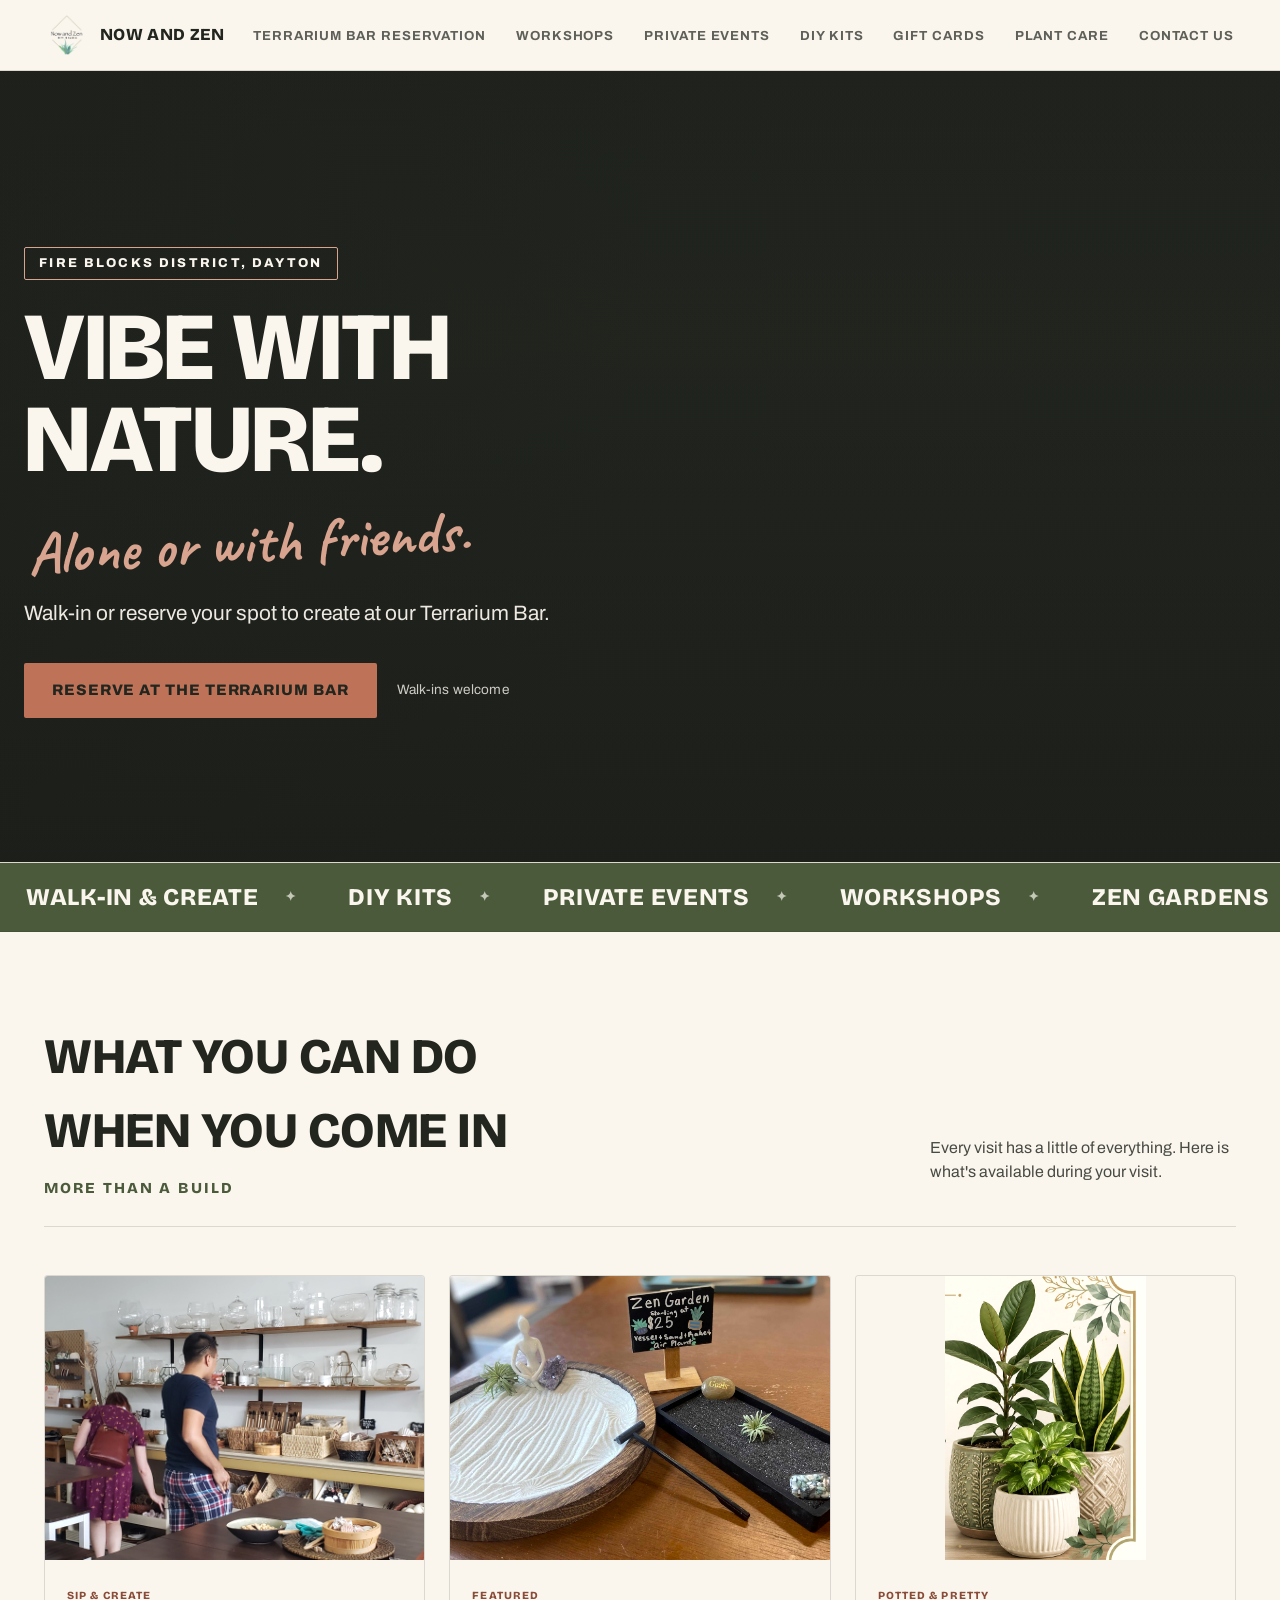
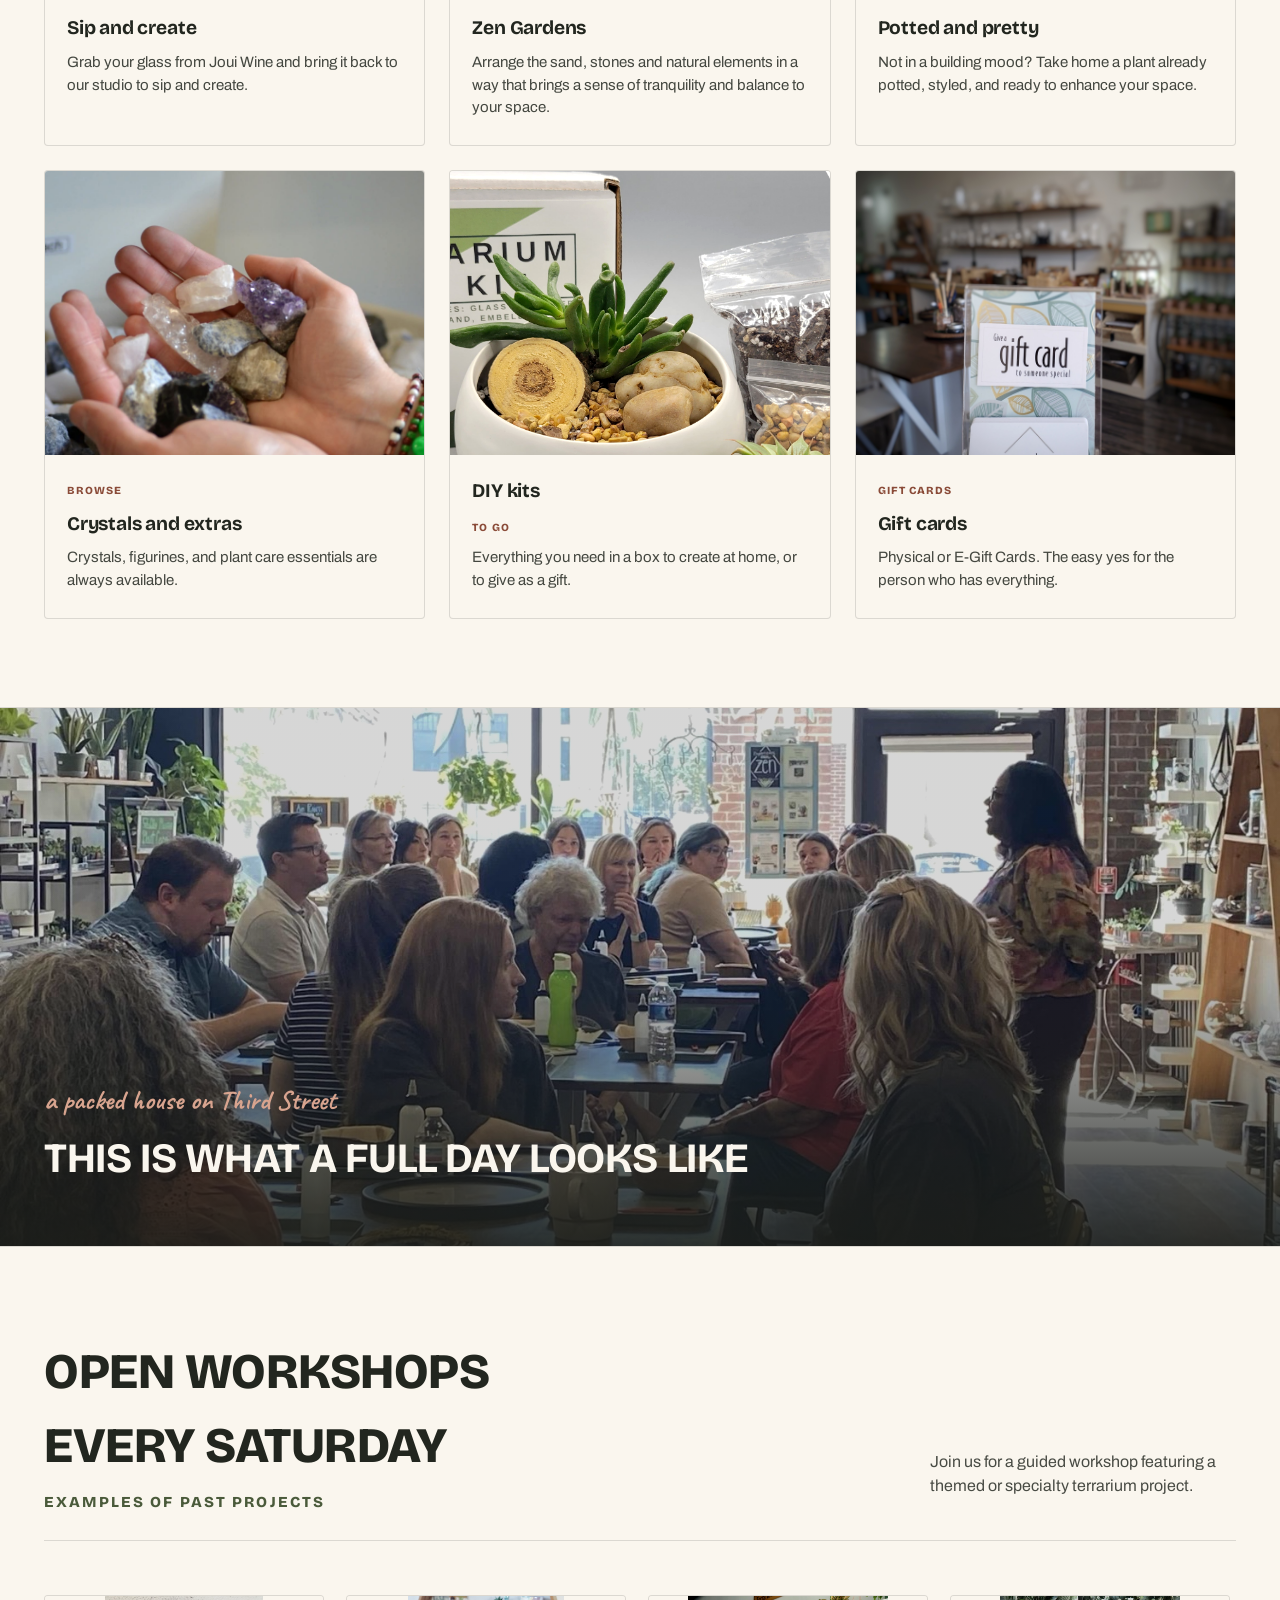
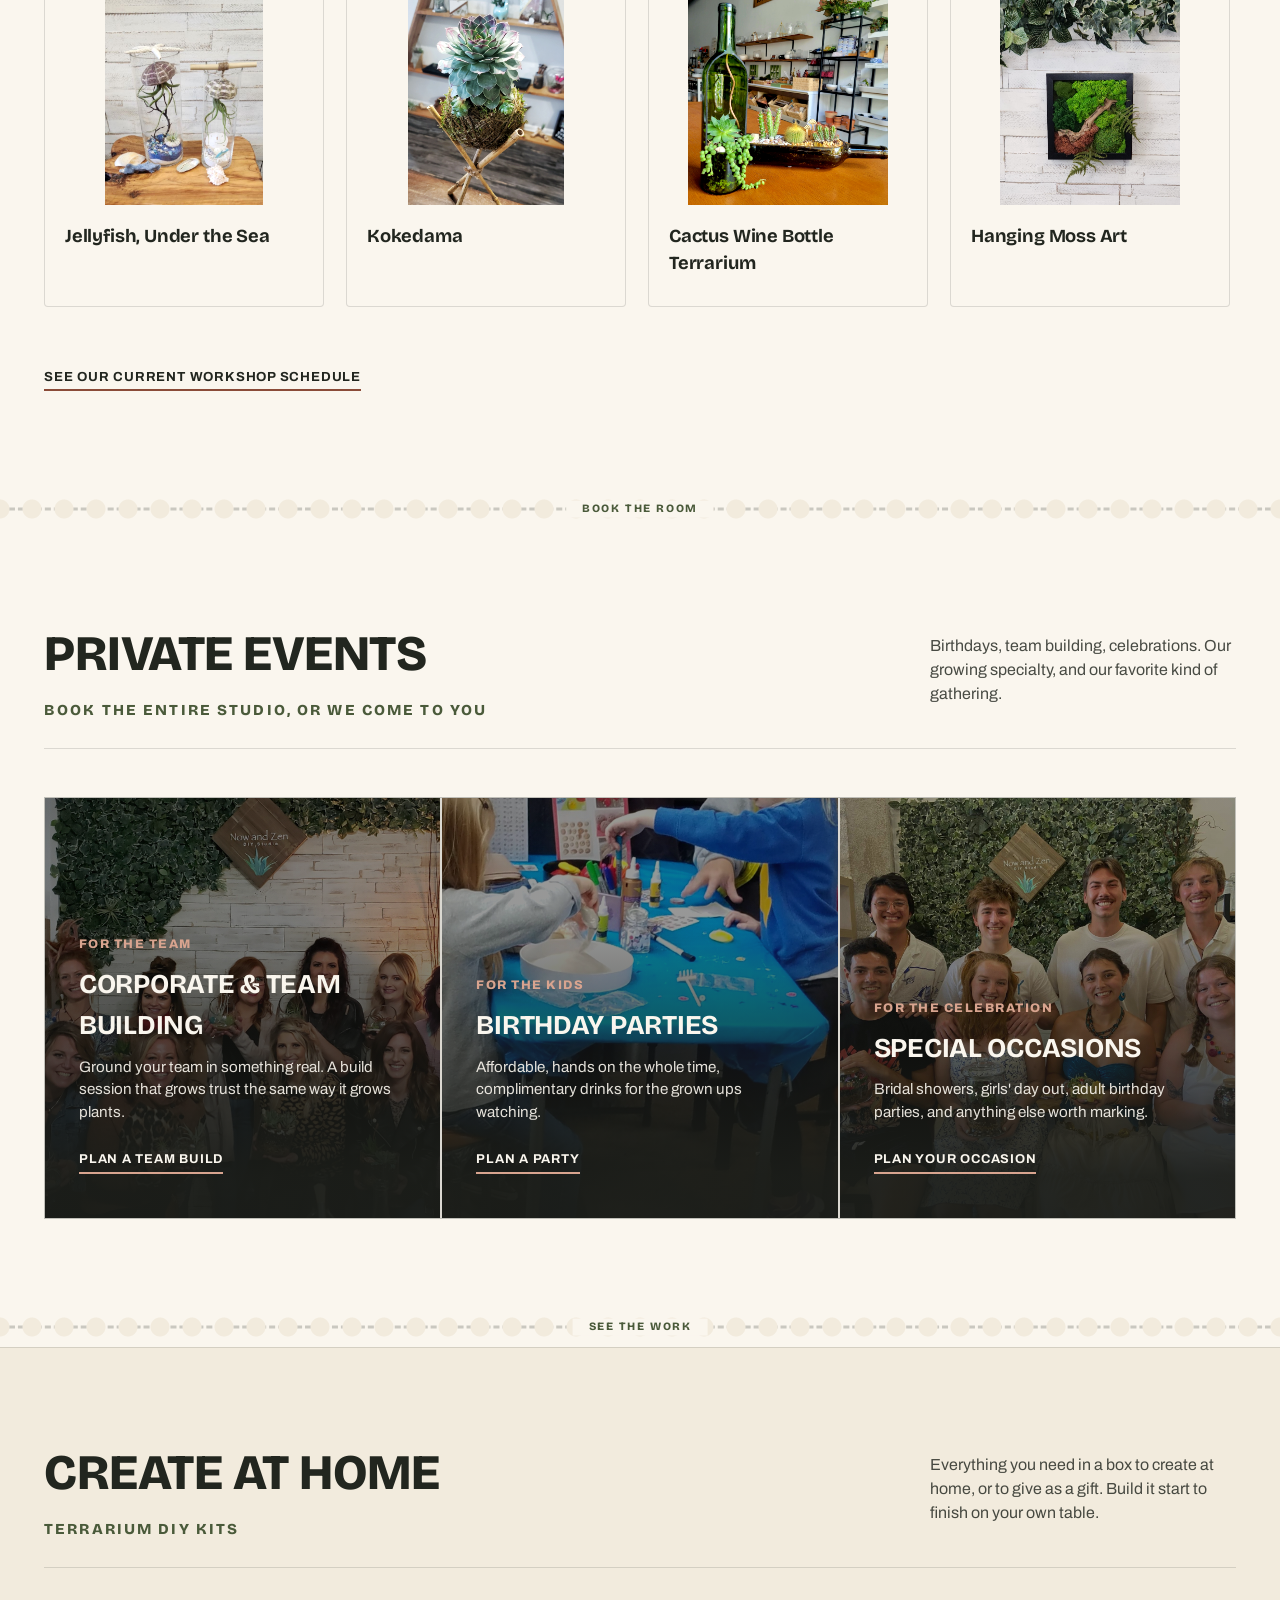
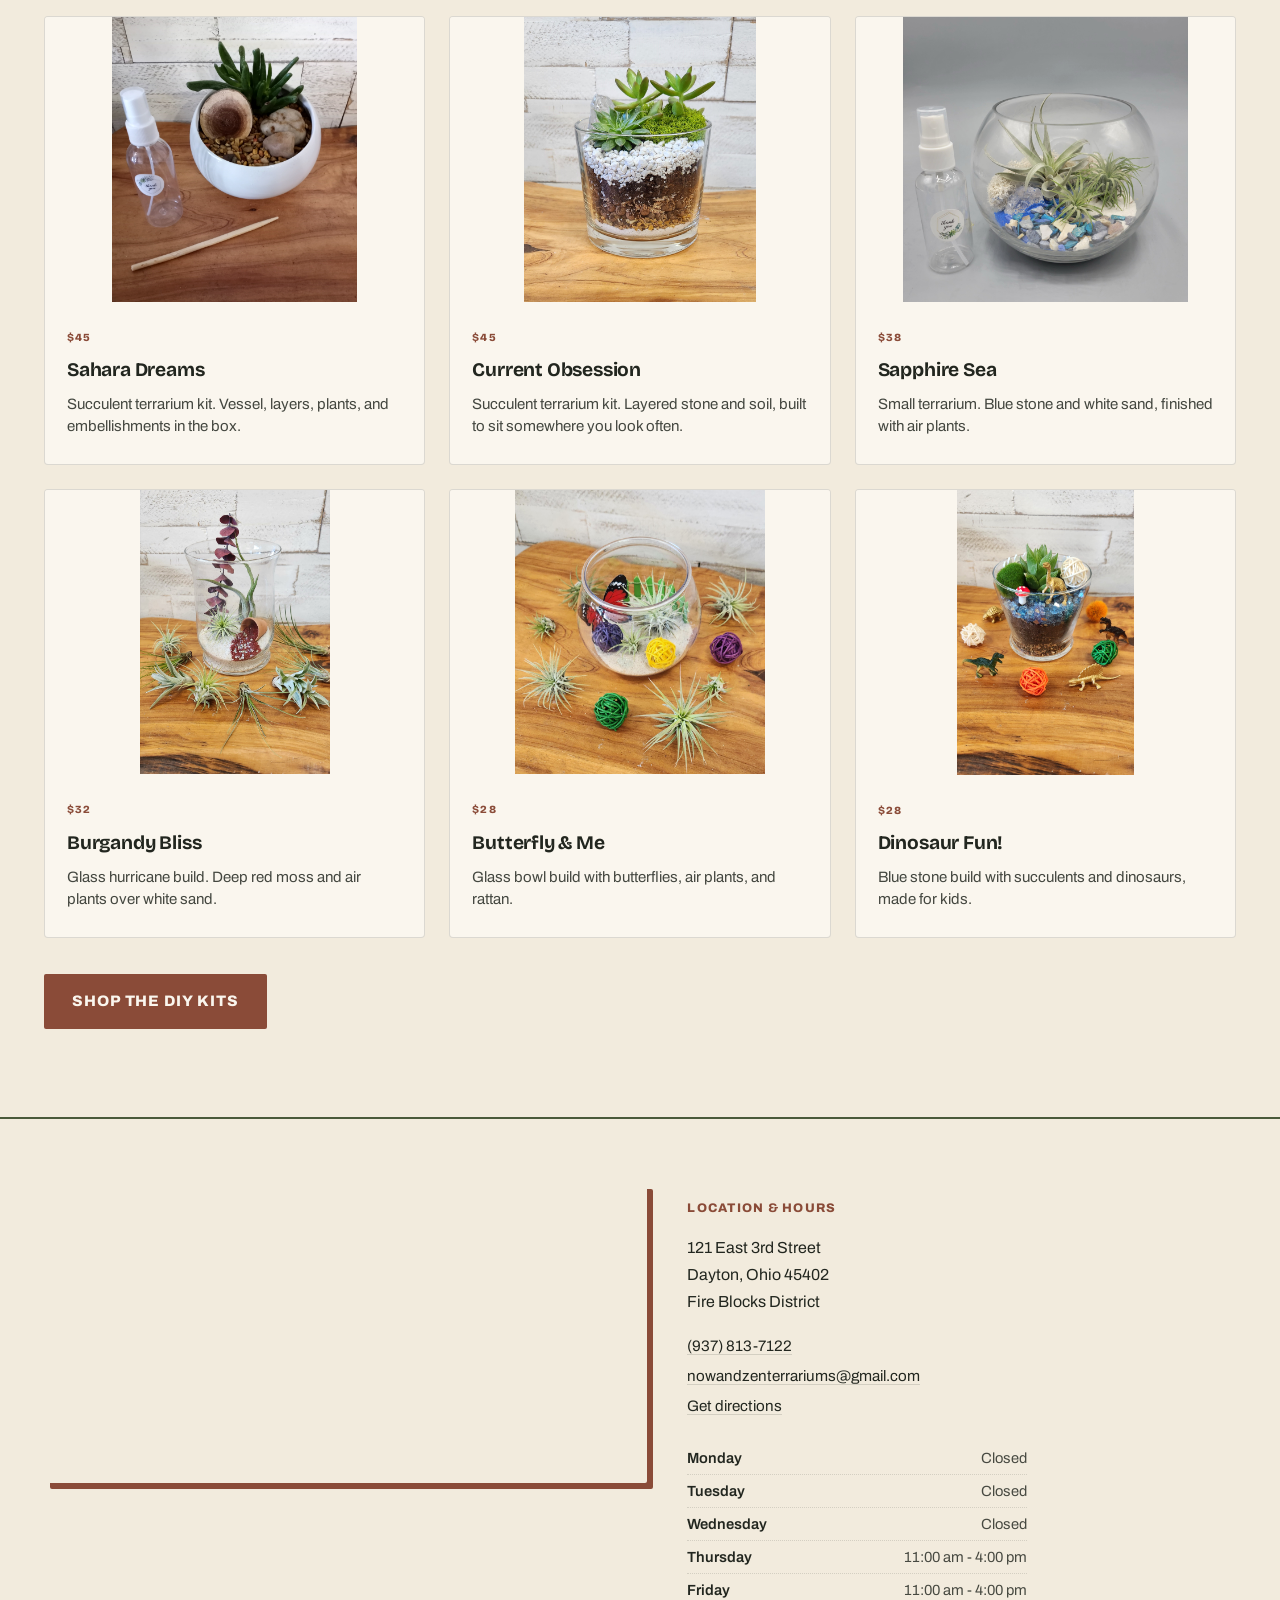
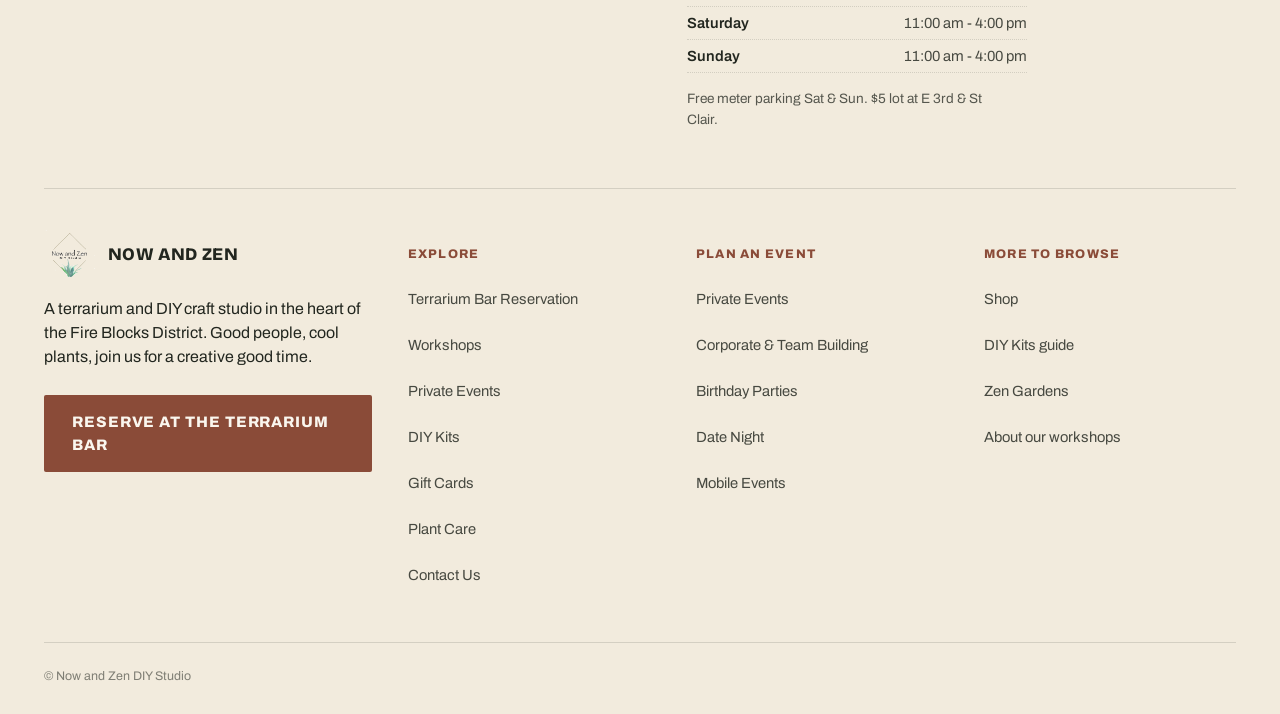
<file: index.html>
<!doctype html>
<html lang="en">
<head>
<meta charset="UTF-8">
<meta name="viewport" content="width=device-width, initial-scale=1.0">
<title>Now and Zen DIY Studio | Terrariums, Workshops &amp; Private Events in Dayton</title>
<meta name="description" content="A terrarium and DIY craft studio in the Fire Blocks District of downtown Dayton, Ohio. Walk in and build at the Terrarium Bar, book a workshop, or host a private event.">
<link rel="canonical" href="https://shopnowandzen.com/">
<meta property="og:type" content="website">
<meta property="og:site_name" content="Now and Zen DIY Studio">
<meta property="og:title" content="Now and Zen DIY Studio | Terrariums, Workshops &amp; Private Events in Dayton">
<meta property="og:description" content="A terrarium and DIY craft studio in the Fire Blocks District of downtown Dayton, Ohio. Walk in and build at the Terrarium Bar, book a workshop, or host a private event.">
<meta property="og:url" content="https://shopnowandzen.com/">
<meta property="og:image" content="https://shopnowandzen.com/img/studio-wide.jpg">
<meta name="twitter:card" content="summary_large_image">
<meta name="twitter:title" content="Now and Zen DIY Studio | Terrariums, Workshops &amp; Private Events in Dayton">
<meta name="twitter:description" content="Terrarium building, workshops, and private events in downtown Dayton, Ohio.">
<meta name="twitter:image" content="https://shopnowandzen.com/img/studio-wide.jpg">
<link rel="preconnect" href="https://fonts.googleapis.com">
<link rel="preconnect" href="https://fonts.gstatic.com" crossorigin>
<link href="https://fonts.googleapis.com/css2?family=Bricolage+Grotesque:opsz,wght@12..96,400;12..96,600;12..96,700;12..96,800&family=Archivo:wght@400;500;600;700;800&family=Caveat:wght@600;700&display=swap" rel="stylesheet">
<link rel="stylesheet" href="assets/styles.css">
<!-- LocalBusiness schema. Only confirmed facts asserted; unconfirmed values flagged NEEDS. -->
<script type="application/ld+json">
{
  "@context": "https://schema.org",
  "@type": "LocalBusiness",
  "@id": "https://shopnowandzen.com/#business",
  "name": "Now and Zen DIY Studio",
  "description": "A terrarium and DIY craft studio in the Fire Blocks District of downtown Dayton, Ohio. Walk-in terrarium building at the Terrarium Bar, workshops, and private events.",
  "url": "https://shopnowandzen.com/",
  "telephone": "+1-937-813-7122",
  "email": "nowandzenterrariums@gmail.com",
  "image": "https://shopnowandzen.com/img/studio-wide.jpg",
  "priceRange": "$$",
  "address": {
    "@type": "PostalAddress",
    "streetAddress": "121 E 3rd St",
    "addressLocality": "Dayton",
    "addressRegion": "OH",
    "postalCode": "45402",
    "addressCountry": "US"
  },
  "areaServed": [
    {"@type": "City", "name": "Dayton"},
    {"@type": "AdministrativeArea", "name": "Montgomery County, Ohio"}
  ],
  "openingHoursSpecification": [
    {"@type": "OpeningHoursSpecification", "dayOfWeek": ["Thursday","Friday","Saturday","Sunday"], "opens": "11:00", "closes": "16:00"}
  ],
  "sameAs": ["https://www.instagram.com/nowandzendiy"]
}
</script>
</head>
<body>

<a href="#main" class="skip-link">Skip to content</a>

<!-- ===== SHARED NAV (identical on every page; set aria-current per page) ===== -->
<header class="site-nav">
  <div class="nav-row wrap">
    <a href="index.html" class="nav-brand">
      <img src="img/logo-transparent.png" alt="Now and Zen DIY Studio logo">
      <span>Now and Zen</span>
    </a>
    <nav aria-label="Primary">
      <ul class="nav-links" id="navLinks">
        <li><a href="terrarium-bar-reservation.html">Terrarium Bar Reservation</a></li>
        <li><a href="https://booking.shopnowandzen.com/open-workshop" target="_blank" rel="noopener">Workshops</a></li>
        <li><a href="index.html#private-teaser">Private Events</a></li>
        <li><a href="https://booking.shopnowandzen.com/diy-kits" target="_blank" rel="noopener">DIY Kits</a></li>
        <li><a href="gift-cards.html">Gift Cards</a></li>
        <li><a href="plant-care.html">Plant Care</a></li>
        <li><a href="https://booking.shopnowandzen.com/contact-us" target="_blank" rel="noopener">Contact Us</a></li>
      </ul>
    </nav>
    <button class="nav-toggle" id="navToggle" aria-expanded="false" aria-controls="navLinks" aria-label="Toggle menu">&#9776;</button>
  </div>
</header>

<main id="main">

  <!-- HERO carousel -->
  <!-- Decision 2026-07-18 (Craig): the vertical walk-in clip won't full-bleed cleanly behind the
       headline the way it was shot, so we're skipping the hero video and folding the new storefront
       stills into the existing photo carousel (front-of-building frame = Paula's 7/17 request).
       Same opaque gradient + text-on-top treatment as before. The walk-in film lives on as a
       reusable asset (audit-engine/video HeroFilm), just not as the hero. -->
  <section class="hero" id="top">
    <div class="hero-media">
      <!-- 9 frames, interleaved so the four product shots never run consecutively:
           exterior, in-studio build, product, lifestyle, product, exterior, in-studio build,
           product, product. The four product frames are Paula's photos from 2026-07-21
           ("add these pics, some or all, in the scrolling 1st picture on the homepage").
           Craig 2026-07-21: the posed group shot came out, two in-studio building shots went in. -->
      <img class="hero-shot-exterior" src="img/storefront-wide.jpg" alt="The Now and Zen DIY Studio storefront at 121 in the Fire Blocks District of downtown Dayton, plant-graphic windows and the OPEN sign lit">
      <img class="hero-shot-build" src="img/mday-family.jpg" alt="Two guests building terrariums side by side at the studio bar, shelves of glass vessels behind them">
      <img class="hero-shot-product" src="img/hero-cloche-terrarium-bar.jpg" alt="A tall cloche terrarium with a meditating figure and layered stones, on a wood slice under the Terrarium Bar sign">
      <img src="img/couple2.jpg" alt="Two friends smiling in front of the living plant wall and Now and Zen sign, holding a finished terrarium">
      <img class="hero-shot-product" src="img/hero-airplant-orb.jpg" alt="A hanging glass orb terrarium with an air plant and a Stay Magical wood tag, against a moss wall">
      <img class="hero-shot-exterior" src="img/storefront-angle.jpg" alt="The Now and Zen storefront from the sidewalk, blade sign and a come-in-and-create-terrariums sandwich board out front">
      <img class="hero-shot-build alt-crop" src="img/couple-working.jpg" alt="A room of guests standing and seated at the long table building terrariums, storefront windows behind them">
      <img class="hero-shot-product" src="img/hero-closed-jar-terrarium.jpg" alt="A closed jar terrarium with pink polka dot plants and fern, beside potted houseplants">
      <img class="hero-shot-product" src="img/hero-succulent-bowl.jpg" alt="A finished succulent terrarium with amethyst and purple moss, held up in the studio">
    </div>
    <div class="hero-content">
      <div class="hero-inner">
        <span class="hero-eyebrow">Fire Blocks District, Dayton</span>
        <h1 class="hero-title">Vibe with nature. <span class="script-word accent-script">Alone or with friends.</span></h1>
        <p class="hero-sub">Walk-in or reserve your spot to create at our Terrarium Bar.</p>
        <div class="hero-actions">
          <a href="terrarium-bar-reservation.html" class="btn-primary">Reserve at the Terrarium Bar</a>
          <span class="hero-meta">Walk-ins welcome</span>
        </div>
      </div>
    </div>
  </section>

  <!-- MARQUEE — pulled per owner call 2026-07-24. Paula/Alleah decided the day-specific specials
       (BOGO Thursdays / Lunch Brunch Create Fridays / Sunday Funday) should NOT be on the site at
       all, so nobody thinks that's the only thing available that day — those promos run through
       social/flyers instead. Replacement copy supplied by email 2026-07-24 (5:20pm): "remove all the
       other phrases in the crawl space, add these in its place" -- their exact list, plus "No
       experience needed" added on request. Same 6 items repeated twice so the -50% scroll loop is
       seamless (see .marquee-track keyframe). -->
  <div class="marquee-band" aria-label="This week at the studio">
    <div class="marquee-track" id="marqueeTrack">
      <span>Walk-in &amp; Create</span><span>DIY Kits</span><span>Private Events</span><span>Workshops</span><span>Zen Gardens</span><span>No experience needed</span>
      <span>Walk-in &amp; Create</span><span>DIY Kits</span><span>Private Events</span><span>Workshops</span><span>Zen Gardens</span><span>No experience needed</span>
    </div>
  </div>


  <!-- EVERYDAY FEATURES (new per meeting) -->
  <section id="everyday">
    <div class="wrap">
      <div class="section-head">
        <div>
          <h2 class="section-title">What you can do when you come in</h2>
          <span class="section-num" style="margin-bottom:0; margin-top:8px;">More than a build</span>
        </div>
        <p class="section-tag">Every visit has a little of everything. Here is what's available during your visit.</p>
      </div>

      <!-- Card copy and photos are Paula and Alleah's own, supplied 2026-07-21 (pptx slides 4-6 +
           the "More than a Build" photo email). Order matches their list. -->
      <div class="features-grid">
        <article class="feature-card">
          <div class="feature-photo"><img src="img/everyday-sip-and-create.jpg" alt="Two customers browsing the vessel shelves and supply bins inside the studio"></div>
          <div class="feature-body">
            <span class="feature-tag">Sip &amp; Create</span>
            <h3>Sip and create</h3>
            <!-- NEEDS (Paula): confirm it is fine to name Joui Wine on the site. -->
            <p>Grab your glass from Joui Wine and bring it back to our studio to sip and create.</p>
          </div>
        </article>

        <article class="feature-card">
          <div class="feature-photo"><img src="img/everyday-zen-gardens.jpg" alt="Two finished Zen Gardens, a round raked sand dish and a black sand tray with an air plant"></div>
          <div class="feature-body">
            <span class="feature-tag">Featured</span>
            <h3>Zen Gardens</h3>
            <p>Arrange the sand, stones and natural elements in a way that brings a sense of tranquility and balance to your space.</p>
          </div>
        </article>

        <article class="feature-card">
          <!-- Per owner call 2026-07-24: re-cropped from the original graphic (04-content/
               owner-photos-2026-07-21/originals/potted plants 2.png) so the full pots and plant
               tops show with nothing cut off, instead of the tighter landscape crop that was
               clipping both. Portrait source shown with object-fit:contain against the site's own
               ivory so nothing crops, per "even if it's smaller, we need the whole picture." -->
          <div class="feature-photo" style="background:var(--ivory);"><img src="img/everyday-potted-and-pretty-v2.jpg" alt="Three houseplants in decorative ceramic pots, full pots and plant tops visible, ready to take home" style="object-fit:contain;"></div>
          <div class="feature-body">
            <span class="feature-tag">Potted &amp; Pretty</span>
            <h3>Potted and pretty</h3>
            <p>Not in a building mood? Take home a plant already potted, styled, and ready to enhance your space.</p>
          </div>
        </article>

        <article class="feature-card">
          <div class="feature-photo"><img src="img/everyday-crystals.jpg" alt="Two hands holding a selection of raw crystals including amethyst and quartz"></div>
          <div class="feature-body">
            <span class="feature-tag">Browse</span>
            <h3>Crystals and extras</h3>
            <!-- Their wording was "We have crystals, figurines, and plant care essentials are always
                 available." Kept their words, dropped the doubled verb. -->
            <p>Crystals, figurines, and plant care essentials are always available.</p>
          </div>
        </article>

        <article class="feature-card">
          <div class="feature-photo"><img src="img/everyday-diy-kits.png" alt="A Terrarium DIY Kit: planted bowl, kit box, and sealed bags of soil and stones"></div>
          <!-- Per owner clarification 2026-07-24: the "DIY Kits needs to be flipped" note (D2) meant
               the text order on this card, not its position in the row of 6 -- so unlike the other 5
               cards (tag, then title), this one leads with the title and the tag comes second. -->
          <div class="feature-body">
            <h3>DIY kits</h3>
            <span class="feature-tag">To Go</span>
            <p>Everything you need in a box to create at home, or to give as a gift.</p>
          </div>
        </article>

        <article class="feature-card">
          <div class="feature-photo"><img src="img/everyday-gift-cards.jpg" alt="A Now and Zen gift card display standing on a table in the studio"></div>
          <div class="feature-body">
            <span class="feature-tag">Gift Cards</span>
            <h3>Gift cards</h3>
            <p>Physical or E-Gift Cards. The easy yes for the person who has everything.</p>
          </div>
        </article>
      </div>
    </div>
  </section>

  <!-- MID-BLEED -->
  <section style="padding:0;">
    <div class="mid-bleed">
      <img src="img/studio-wide.jpg" alt="A full workshop crowd seated at long tables building terrariums together near the storefront windows">
      <div class="mid-bleed-copy">
        <span class="accent-script">a packed house on Third Street</span>
        <h2>This is what a full day looks like</h2>
      </div>
    </div>
  </section>

  <!-- WORKSHOPS TEASER -->
  <section id="workshops-teaser">
    <div class="wrap">
      <div class="section-head">
        <div>
          <!-- Per owner call 2026-07-21/07-24: workshops is the primary thing they want people to
               notice and click into, so this now carries the big heading style. "Open workshops
               every Saturday" is their wording from the 7/21 notes; it replaces "most weekends" and
               contradicts the 7/05 note that there is no fixed weekly rotation. Confirm before this
               goes live on the real domain. -->
          <h2 class="section-title">Open workshops every Saturday</h2>
          <span class="section-num" style="margin-bottom:0; margin-top:8px;">Examples of past projects</span>
        </div>
        <p class="section-tag">Join us for a guided workshop featuring a themed or specialty terrarium project.</p>
      </div>
      <!-- Their own past-project photos and names, emailed 2026-07-21 3:51pm, in the order they
           listed them. Titles are their words with nothing invented underneath, since the email
           said the names ARE the descriptions.
           Succulent Pumpkin photo arrived separately at 4:21pm and is in. -->
      <div class="strip-scroll" role="list">
        <article class="strip-card" role="listitem">
          <div class="strip-photo"><img src="img/project-jellyfish.jpg" alt="Two tall glass cylinders with sea-urchin-shell jellyfish air plants hanging over blue and white sand, shells set around the base"></div>
          <div class="strip-body"><h3>Jellyfish, Under the Sea</h3></div>
        </article>
        <article class="strip-card" role="listitem">
          <div class="strip-photo"><img src="img/project-kokedama.jpg" alt="A large rosette succulent set into a moss-wrapped kokedama ball, resting on a crossed bamboo stand"></div>
          <div class="strip-body"><h3>Kokedama</h3></div>
        </article>
        <article class="strip-card" role="listitem">
          <div class="strip-photo"><img src="img/project-cactus-wine-bottle.jpg" alt="A cut wine bottle planted with cacti and a mushroom accent, beside a standing green bottle holding a succulent and string of pearls"></div>
          <div class="strip-body"><h3>Cactus Wine Bottle Terrarium</h3></div>
        </article>
        <article class="strip-card" role="listitem">
          <div class="strip-photo"><img src="img/project-hanging-moss-art.jpg" alt="A black framed moss art panel in layered greens and rust with driftwood and fern, hung on the white plank wall"></div>
          <div class="strip-body"><h3>Hanging Moss Art</h3></div>
        </article>
        <article class="strip-card" role="listitem">
          <div class="strip-photo"><img src="img/project-tropical-garden-lrg.jpg" alt="A large closed cloche terrarium with ferns, pink polka dot plants, driftwood and a seated figure over layered stone and soil, under the Terrarium Bar sign"></div>
          <div class="strip-body"><h3>Tropical Garden, Large</h3></div>
        </article>
        <article class="strip-card" role="listitem">
          <div class="strip-photo"><img src="img/project-snowman-terrarium.jpg" alt="A snowman built from two stacked glass globes, a top hat and red scarf, with a winter scene above and planted foliage below"></div>
          <div class="strip-body"><h3>Snowman Terrarium</h3></div>
        </article>
        <article class="strip-card" role="listitem">
          <div class="strip-photo"><img src="img/project-succulent-pumpkin.jpg" alt="Two pumpkins topped with succulents, moss, and pine cones, staged on a hay bale with fall leaves in the studio"></div>
          <div class="strip-body"><h3>Succulent Pumpkin</h3></div>
        </article>
      </div>
      <div style="margin-top:28px;"><a href="https://booking.shopnowandzen.com/open-workshop" target="_blank" rel="noopener" class="btn-ghost"><span>See our current workshop schedule</span></a></div>
    </div>
  </section>

  <div class="perf-divider" aria-hidden="true"><span class="perf-label">Book the room</span></div>

  <!-- PRIVATE EVENTS TEASER (growth priority) -->
  <section id="private-teaser">
    <div class="wrap">
      <div class="section-head">
        <div>
          <!-- Per owner pptx 2026-07-24 (slide 3): same bold/eyebrow swap as the two sections above,
               confirmed by their annotated screenshot ("Private Events... Bold" / "Book the entire
               studio - subtext"). Position unchanged. -->
          <h2 class="section-title">Private events</h2>
          <span class="section-num" style="margin-bottom:0; margin-top:8px;">Book the entire studio, or we come to you</span>
        </div>
        <p class="section-tag">Birthdays, team building, celebrations. Our growing specialty, and our favorite kind of gathering.</p>
      </div>
      <!-- Per owner notes 2026-07-21 (slides 10-11): third "Special Occasions" panel added, and every
           link in this section goes to their existing private event form on shopnowandzen.com. -->
      <div class="events-split three-up">
        <div class="event-panel">
          <img src="img/private-corporate-group.jpg" alt="A group of guests holding up the terrariums they built together, in front of the plant wall and Now and Zen sign">
          <div class="event-panel-body">
            <span class="event-kicker">For the team</span>
            <h3>Corporate &amp; Team Building</h3>
            <p>Ground your team in something real. A build session that grows trust the same way it grows plants.</p>
            <a href="https://booking.shopnowandzen.com/private" target="_blank" rel="noopener" class="event-link"><span>Plan a team build</span></a>
          </div>
        </div>
        <div class="event-panel">
          <img src="img/kiddos-working.jpg" alt="Two children building sand-art terrariums at a Now and Zen kids party table">
          <div class="event-panel-body">
            <span class="event-kicker">For the kids</span>
            <h3>Birthday Parties</h3>
            <p>Affordable, hands on the whole time, complimentary drinks for the grown ups watching.</p>
            <a href="https://booking.shopnowandzen.com/private" target="_blank" rel="noopener" class="event-link"><span>Plan a party</span></a>
          </div>
        </div>
        <div class="event-panel">
          <img src="img/julybiggroup.jpg" alt="A large group celebrating together with their finished terrariums in the studio">
          <div class="event-panel-body">
            <span class="event-kicker">For the celebration</span>
            <h3>Special Occasions</h3>
            <p>Bridal showers, girls' day out, adult birthday parties, and anything else worth marking.</p>
            <a href="https://booking.shopnowandzen.com/private" target="_blank" rel="noopener" class="event-link"><span>Plan your occasion</span></a>
          </div>
        </div>
      </div>
    </div>
  </section>

  <div class="perf-divider" aria-hidden="true"><span class="perf-label">See the work</span></div>

  <!-- CREATE AT HOME / TERRARIUM DIY KITS -->
  <!-- Replaces the old "Every piece gets a name" gallery per owner notes 2026-07-21 (slide 12):
       full pics of the kits, each linking to its real product page on the Square store.
       Kit names and prices are the live store's own, pulled 2026-07-18.
       Per owner request 2026-07-24 (same bold/eyebrow swap as the other 3 sections): "Create at
       home" is now the big heading, "Terrarium DIY kits" is now the small subtext. -->
  <section id="diy-kits-band" style="background:var(--ivory-deep); border-top:1px solid var(--line);">
    <div class="wrap">
      <div class="section-head">
        <div>
          <h2 class="section-title">Create at home</h2>
          <span class="section-num" style="margin-bottom:0; margin-top:8px;">Terrarium DIY kits</span>
        </div>
        <p class="section-tag">Everything you need in a box to create at home, or to give as a gift. Build it start to finish on your own table.</p>
      </div>

      <div class="features-grid">
        <article class="feature-card">
          <a href="https://booking.shopnowandzen.com/product/-sahara-dreams-succulent-terrarium-kit/305" target="_blank" rel="noopener" style="text-decoration:none; color:inherit;">
            <div class="feature-photo"><img src="img/sahara-dreams-kit.jpg" alt="Sahara Dreams succulent terrarium kit, boxed with vessel, base layers, and plants"></div>
            <div class="feature-body">
              <span class="feature-tag">$45</span>
              <h3>Sahara Dreams</h3>
              <p>Succulent terrarium kit. Vessel, layers, plants, and embellishments in the box.</p>
            </div>
          </a>
        </article>

        <article class="feature-card">
          <a href="https://booking.shopnowandzen.com/product/-current-obsession-succulent-terrarium-kit/8" target="_blank" rel="noopener" style="text-decoration:none; color:inherit;">
            <div class="feature-photo"><img src="img/current-obsession.jpg" alt="Current Obsession, a layered succulent terrarium with white stones, green moss, and a crystal"></div>
            <div class="feature-body">
              <span class="feature-tag">$45</span>
              <h3>Current Obsession</h3>
              <p>Succulent terrarium kit. Layered stone and soil, built to sit somewhere you look often.</p>
            </div>
          </a>
        </article>

        <article class="feature-card">
          <a href="https://booking.shopnowandzen.com/product/-sapphire-sea-small-terrarium/1" target="_blank" rel="noopener" style="text-decoration:none; color:inherit;">
            <div class="feature-photo"><img src="img/sapphire-sea.jpg" alt="Sapphire Sea, a small round terrarium with blue stones, white sand, and air plants"></div>
            <div class="feature-body">
              <span class="feature-tag">$38</span>
              <h3>Sapphire Sea</h3>
              <p>Small terrarium. Blue stone and white sand, finished with air plants.</p>
            </div>
          </a>
        </article>

        <article class="feature-card">
          <a href="https://booking.shopnowandzen.com/product/burgandy-bliss/4WVRHJLE4BR2WCW3FONBHQJN" target="_blank" rel="noopener" style="text-decoration:none; color:inherit;">
            <div class="feature-photo"><img src="img/burgandy-bliss.jpg" alt="Burgandy Bliss, a glass hurricane terrarium with deep red foliage and air plants"></div>
            <div class="feature-body">
              <span class="feature-tag">$32</span>
              <h3>Burgandy Bliss</h3>
              <p>Glass hurricane build. Deep red moss and air plants over white sand.</p>
            </div>
          </a>
        </article>

        <article class="feature-card">
          <a href="https://booking.shopnowandzen.com/product/butterfly-me/ITHCJECYFBVDNGOEBP4JXENK" target="_blank" rel="noopener" style="text-decoration:none; color:inherit;">
            <div class="feature-photo"><img src="img/butterflies-and-me.jpg" alt="Butterfly and Me, a glass bowl terrarium with butterflies, air plants, and rattan balls"></div>
            <div class="feature-body">
              <span class="feature-tag">$28</span>
              <h3>Butterfly &amp; Me</h3>
              <p>Glass bowl build with butterflies, air plants, and rattan.</p>
            </div>
          </a>
        </article>

        <article class="feature-card">
          <a href="https://booking.shopnowandzen.com/product/dinosaur-fun-/Z3AI63P22QMHXIHNWQKO5G2H" target="_blank" rel="noopener" style="text-decoration:none; color:inherit;">
            <div class="feature-photo"><img src="img/kids-dino-diy.jpg" alt="Dinosaur Fun, a glass terrarium with a succulent, blue stones, and toy dinosaurs staged around it"></div>
            <div class="feature-body">
              <span class="feature-tag">$28</span>
              <h3>Dinosaur Fun!</h3>
              <p>Blue stone build with succulents and dinosaurs, made for kids.</p>
            </div>
          </a>
        </article>
      </div>

      <div style="margin-top:36px;">
        <a href="https://booking.shopnowandzen.com/diy-kits" target="_blank" rel="noopener" class="btn-primary">Shop the DIY kits</a>
      </div>
    </div>
  </section>

</main>

<!-- ===== SHARED FOOTER (identical on every page) ===== -->
<footer class="site-footer">
  <div class="wrap">
    <!-- Location block per owner notes 2026-07-21 (slide 14): map, restructured hours,
         email + phone, free-meter parking kept. Replaces the old Visit page. -->
    <div class="footer-locate">
      <div class="footer-map">
        <iframe
          title="Map to Now and Zen DIY Studio, 121 E 3rd St, Dayton, Ohio"
          src="https://www.google.com/maps?q=121+E+3rd+St,+Dayton,+OH+45402&output=embed"
          width="100%" height="300" style="border:0;" loading="lazy"
          referrerpolicy="no-referrer-when-downgrade" allowfullscreen></iframe>
      </div>
      <div class="footer-locate-info">
        <h4>Location &amp; Hours</h4>
        <address>
          121 East 3rd Street<br>Dayton, Ohio 45402<br>Fire Blocks District
        </address>
        <p class="footer-contact">
          <a href="tel:+19378137122">(937) 813-7122</a><br>
          <a href="mailto:nowandzenterrariums@gmail.com">nowandzenterrariums@gmail.com</a><br>
          <a href="https://www.google.com/maps/dir/?api=1&amp;destination=121+E+3rd+St,+Dayton,+OH+45402" target="_blank" rel="noopener">Get directions</a>
        </p>
        <dl class="hours-list">
          <div><dt>Monday</dt><dd>Closed</dd></div>
          <div><dt>Tuesday</dt><dd>Closed</dd></div>
          <div><dt>Wednesday</dt><dd>Closed</dd></div>
          <div><dt>Thursday</dt><dd>11:00 am - 4:00 pm</dd></div>
          <div><dt>Friday</dt><dd>11:00 am - 4:00 pm</dd></div>
          <div><dt>Saturday</dt><dd>11:00 am - 4:00 pm</dd></div>
          <div><dt>Sunday</dt><dd>11:00 am - 4:00 pm</dd></div>
        </dl>
        <p class="footer-parking">Free meter parking Sat &amp; Sun. $5 lot at E 3rd &amp; St Clair.</p>
      </div>
    </div>

    <div class="footer-grid">
      <div>
        <div class="footer-brand">
          <img src="img/logo-transparent.png" alt="Now and Zen DIY Studio logo">
          <span>Now and Zen</span>
        </div>
        <p>A terrarium and DIY craft studio in the heart of the Fire Blocks District. Good people, cool plants, join us for a creative good time.</p>
        <a href="terrarium-bar-reservation.html" class="btn-primary" style="margin-top:10px;">Reserve at the Terrarium Bar</a>
      </div>
      <div class="footer-col">
        <h4>Explore</h4>
        <a href="terrarium-bar-reservation.html">Terrarium Bar Reservation</a>
        <a href="https://booking.shopnowandzen.com/open-workshop" target="_blank" rel="noopener">Workshops</a>
        <a href="index.html#private-teaser">Private Events</a>
        <a href="https://booking.shopnowandzen.com/diy-kits" target="_blank" rel="noopener">DIY Kits</a>
        <a href="gift-cards.html">Gift Cards</a>
        <a href="plant-care.html">Plant Care</a>
        <a href="https://booking.shopnowandzen.com/contact-us" target="_blank" rel="noopener">Contact Us</a>
      </div>
      <div class="footer-col">
        <h4>Plan an event</h4>
        <a href="private-events.html">Private Events</a>
        <a href="corporate-team-building.html">Corporate &amp; Team Building</a>
        <a href="birthday-parties.html">Birthday Parties</a>
        <a href="date-night.html">Date Night</a>
        <a href="mobile-events.html">Mobile Events</a>
      </div>
      <div class="footer-col">
        <h4>More to browse</h4>
        <a href="shop.html">Shop</a>
        <a href="diy-kits.html">DIY Kits guide</a>
        <a href="zen-gardens.html">Zen Gardens</a>
        <a href="workshops.html">About our workshops</a>
      </div>
    </div>
    <div class="footer-bottom">
      <span>&copy; Now and Zen DIY Studio</span>
    </div>
  </div>
</footer>

<script>
  /* mobile nav */
  (function(){
    var toggle=document.getElementById('navToggle'), links=document.getElementById('navLinks');
    if(!toggle||!links)return;
    toggle.addEventListener('click',function(){var o=links.classList.toggle('open');toggle.setAttribute('aria-expanded',o?'true':'false');});
    links.querySelectorAll('a').forEach(function(a){a.addEventListener('click',function(){links.classList.remove('open');toggle.setAttribute('aria-expanded','false');});});
  })();
  /* scroll reveal */
  (function(){
    var els=document.querySelectorAll('.reveal-on-scroll'); if(!els.length)return;
    var reduce=window.matchMedia&&window.matchMedia('(prefers-reduced-motion: reduce)').matches;
    if(reduce||!('IntersectionObserver'in window)){els.forEach(function(e){e.classList.add('is-visible');});return;}
    var ob=new IntersectionObserver(function(en){en.forEach(function(e){if(e.isIntersecting){e.target.classList.add('is-visible');ob.unobserve(e.target);}});},{threshold:0.3});
    els.forEach(function(e){ob.observe(e);});
  })();
</script>
</body>
</html>
</file>
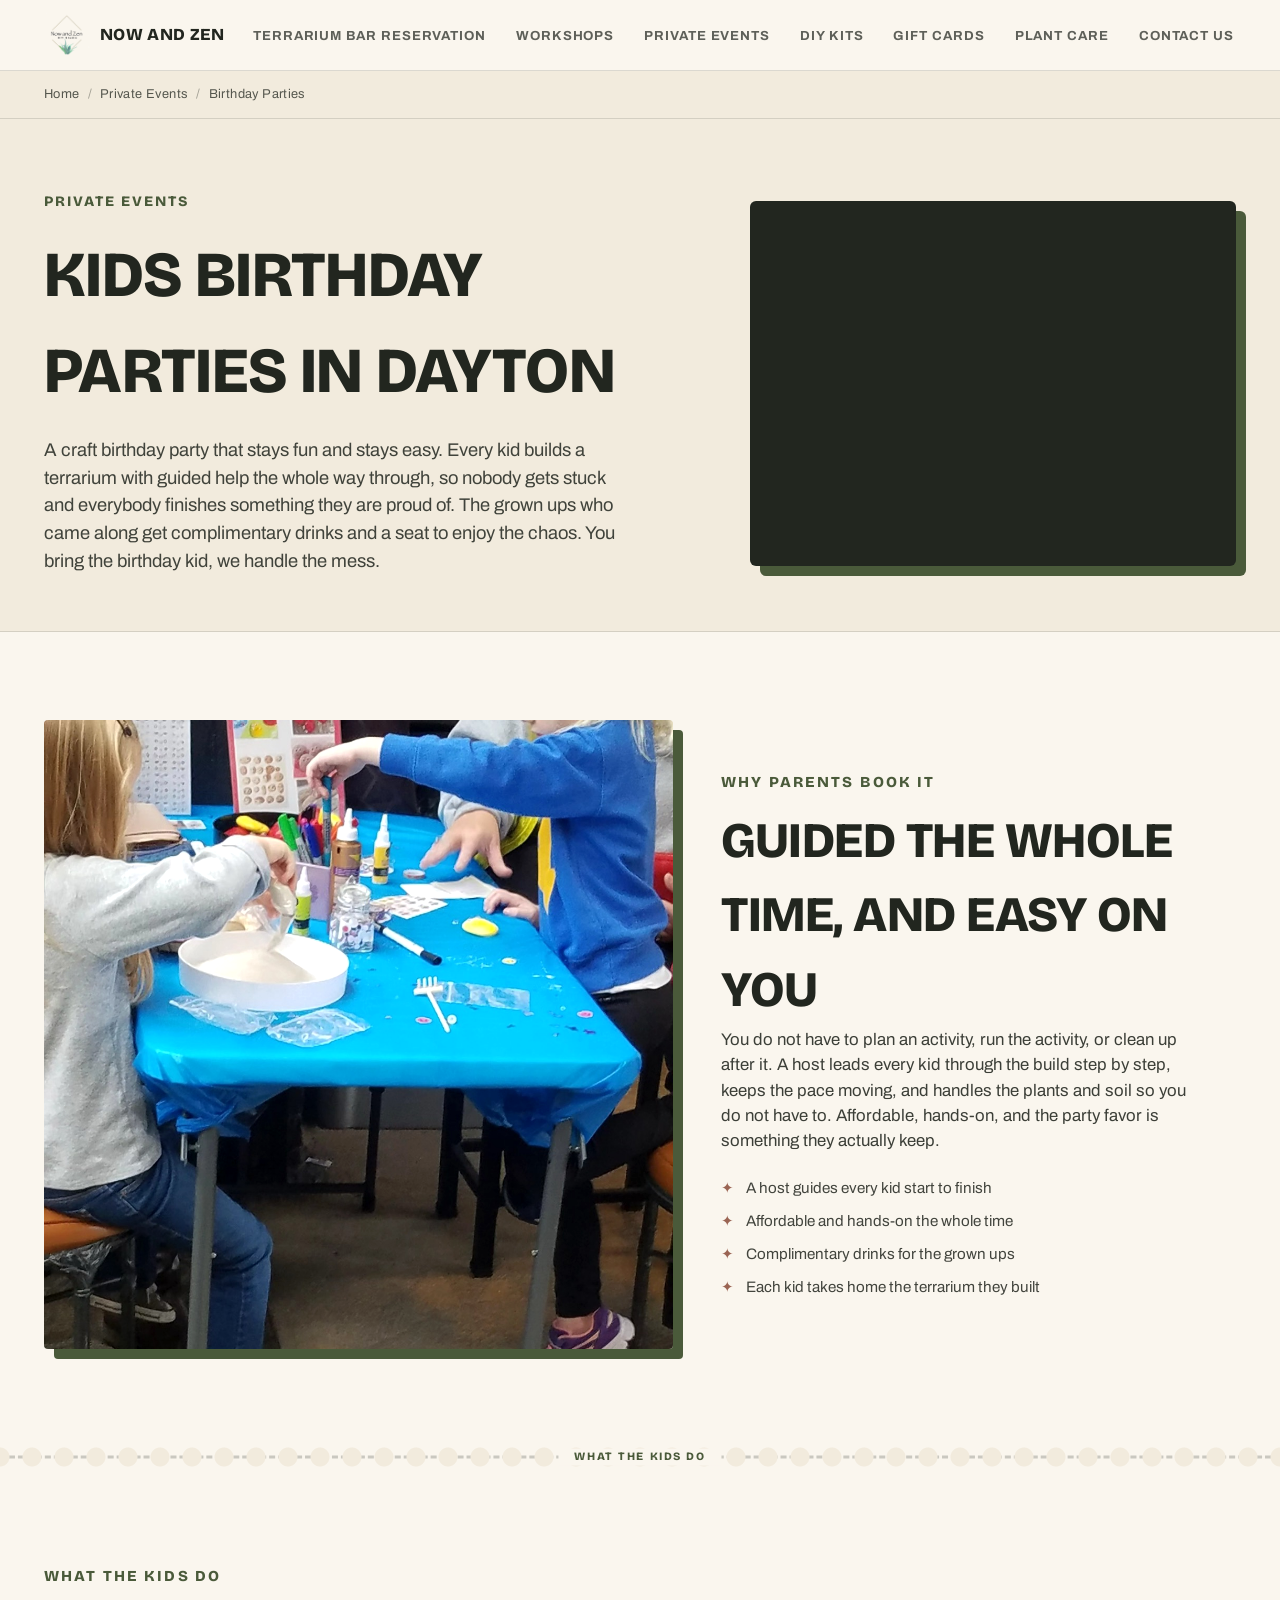
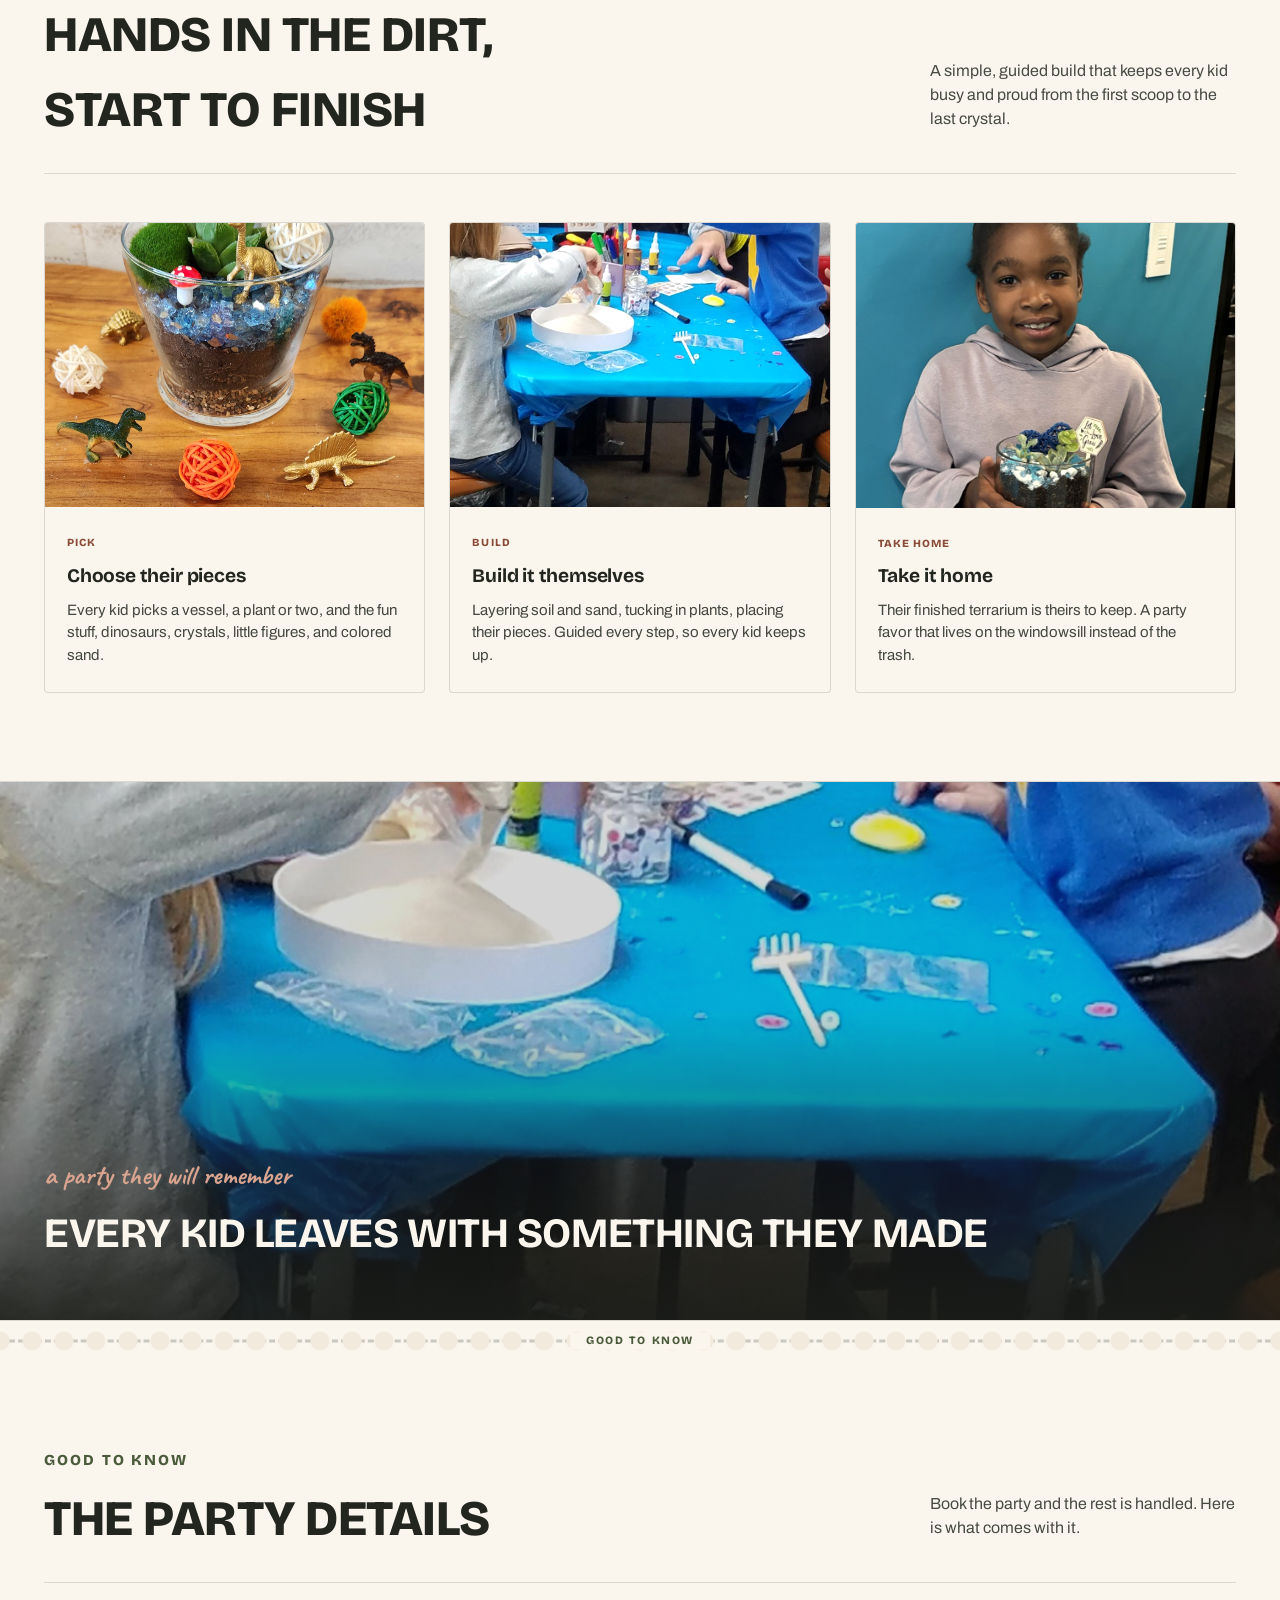
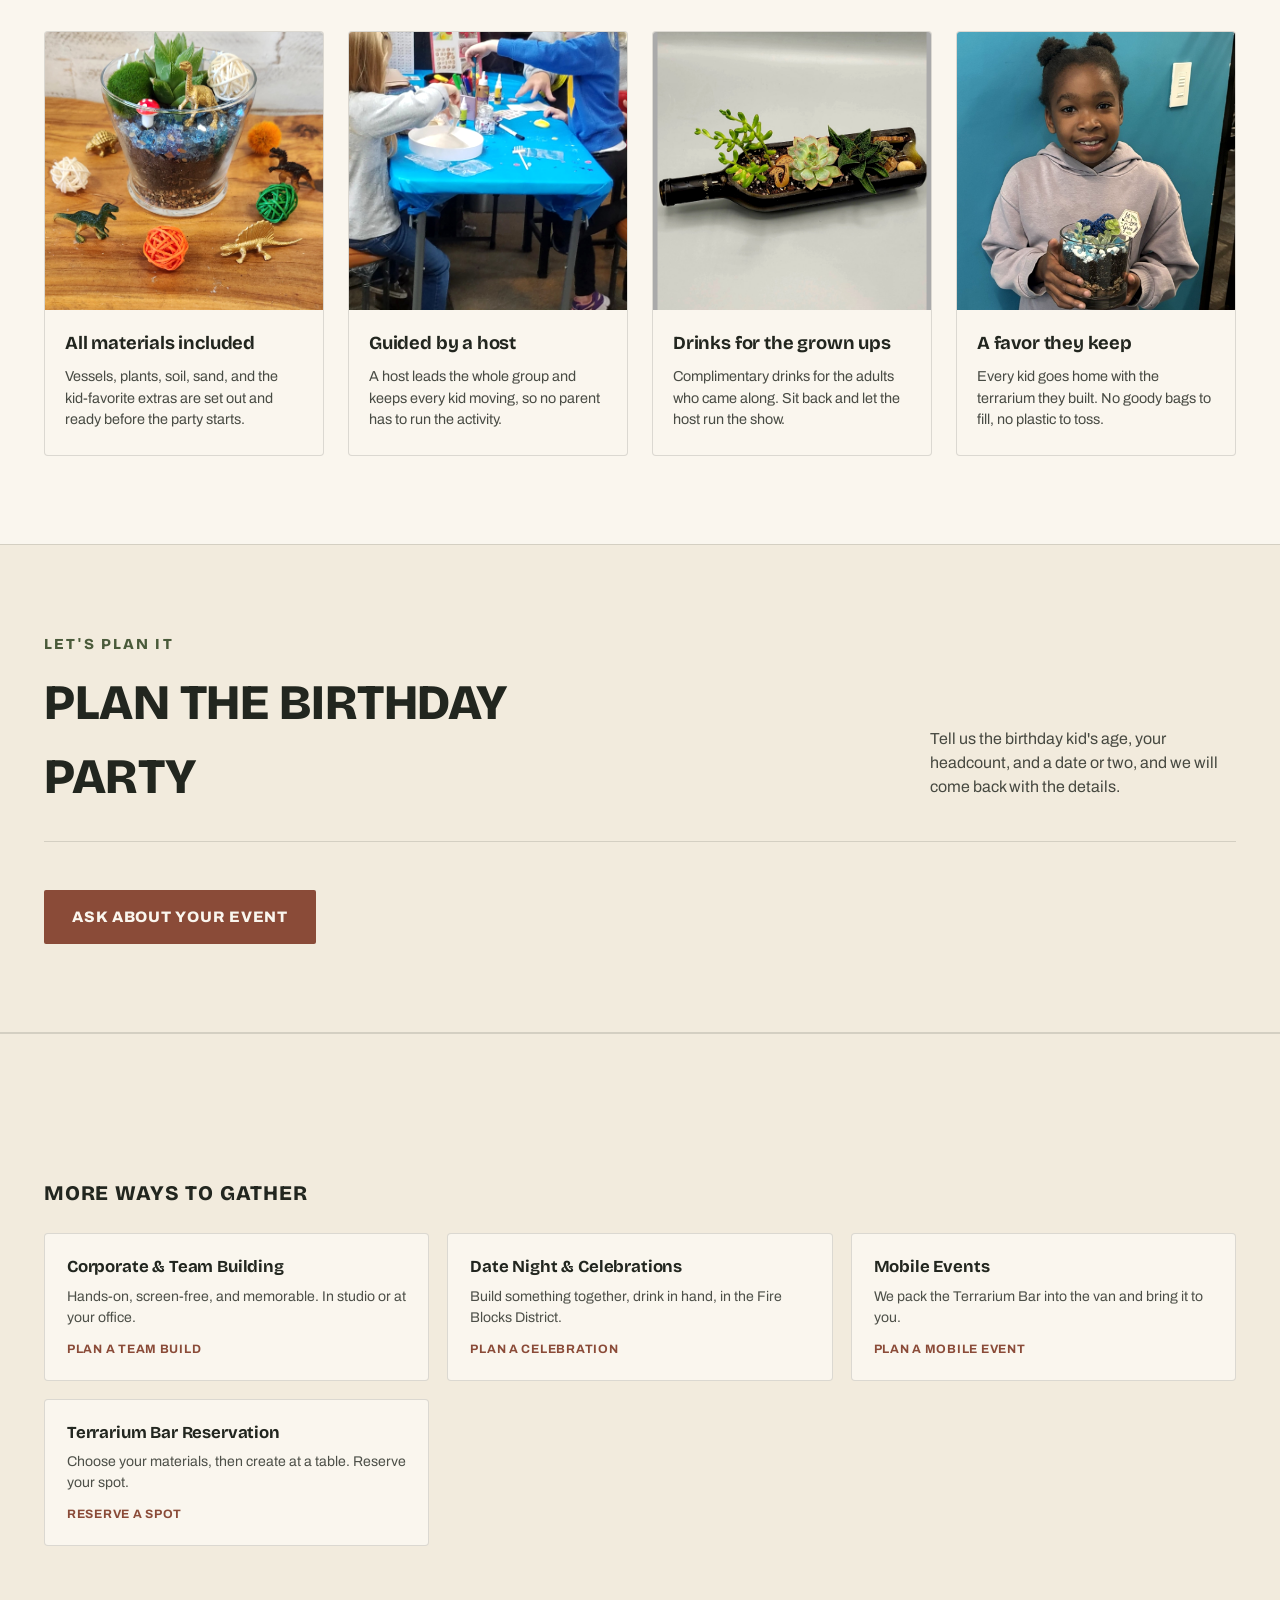
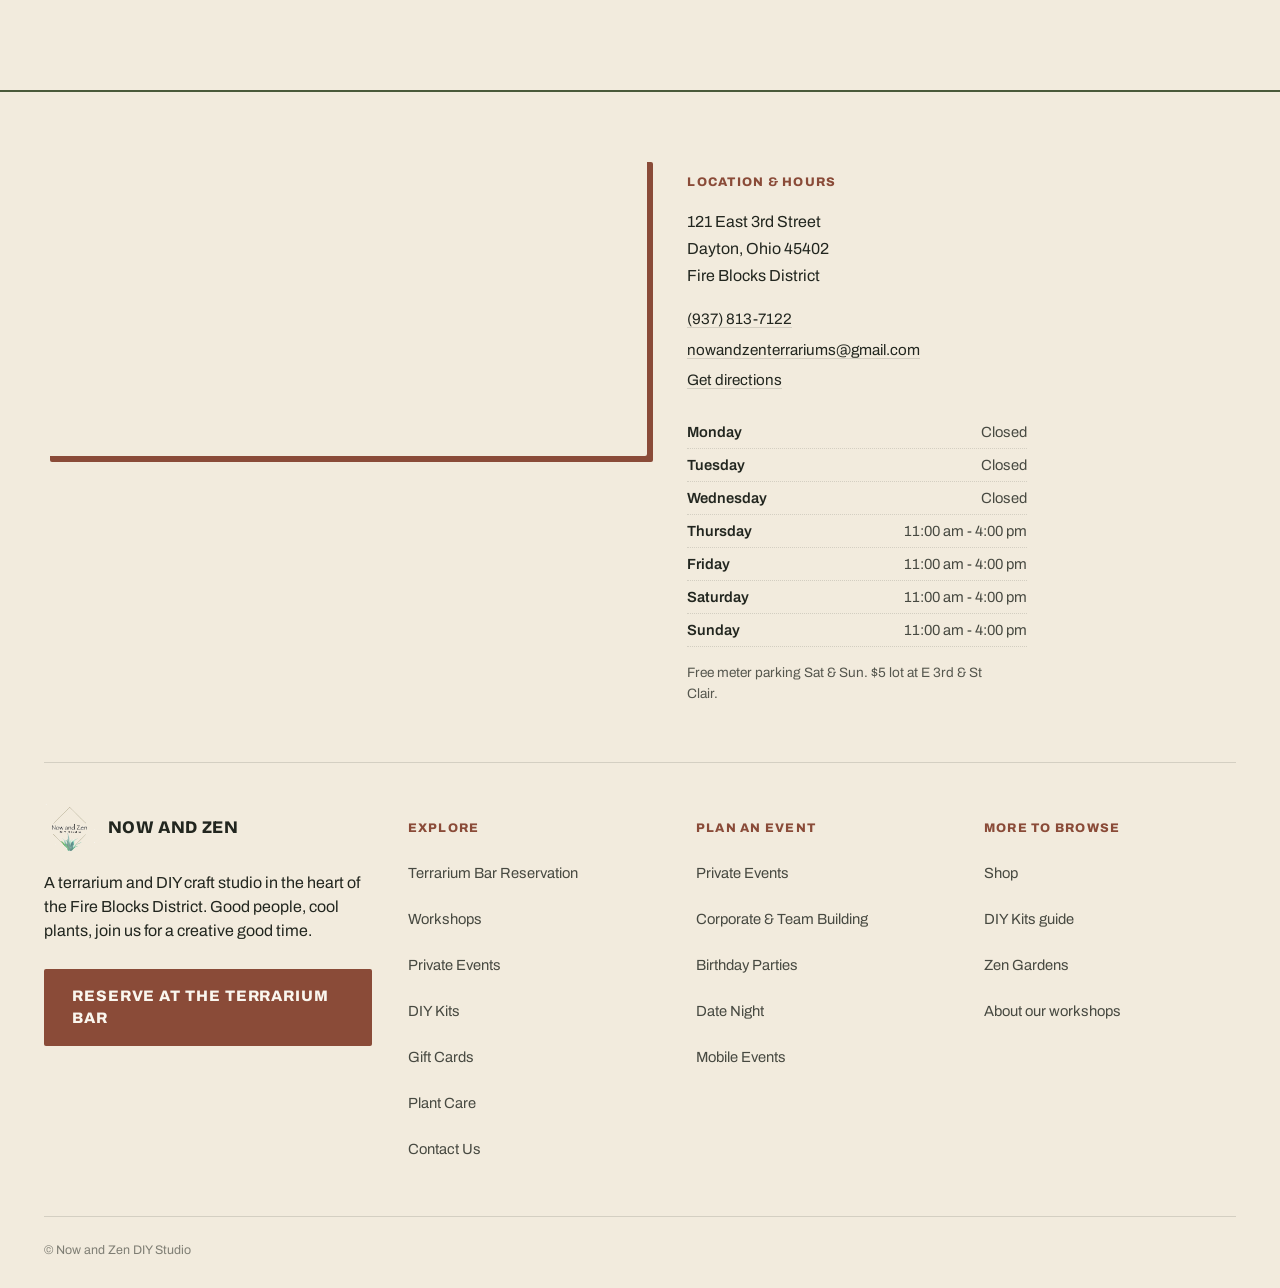
<file: birthday-parties.html>
<!doctype html>
<html lang="en">
<head>
<meta charset="UTF-8">
<meta name="viewport" content="width=device-width, initial-scale=1.0">
<title>Kids Birthday Parties in Dayton | Now and Zen DIY Studio</title>
<meta name="description" content="Kids birthday party in Dayton, Ohio. A guided craft birthday party where every kid builds a terrarium to take home, with complimentary drinks for the grown ups, in our Fire Blocks studio.">
<link rel="canonical" href="https://shopnowandzen.com/birthday-parties.html">
<meta property="og:type" content="website">
<meta property="og:site_name" content="Now and Zen DIY Studio">
<meta property="og:title" content="Kids Birthday Parties in Dayton | Now and Zen DIY Studio">
<meta property="og:description" content="A guided craft birthday party in Dayton, Ohio. Every kid builds a terrarium to take home, with complimentary drinks for the grown ups.">
<meta property="og:url" content="https://shopnowandzen.com/birthday-parties.html">
<meta property="og:image" content="https://shopnowandzen.com/img/kiddos-working.jpg">
<meta name="twitter:card" content="summary_large_image">
<meta name="twitter:title" content="Kids Birthday Parties in Dayton | Now and Zen DIY Studio">
<meta name="twitter:description" content="A guided craft birthday party in Dayton, Ohio. Every kid builds a terrarium to take home.">
<meta name="twitter:image" content="https://shopnowandzen.com/img/kiddos-working.jpg">
<link rel="preconnect" href="https://fonts.googleapis.com">
<link rel="preconnect" href="https://fonts.gstatic.com" crossorigin>
<link href="https://fonts.googleapis.com/css2?family=Bricolage+Grotesque:opsz,wght@12..96,400;12..96,600;12..96,700;12..96,800&family=Archivo:wght@400;500;600;700;800&family=Caveat:wght@600;700&display=swap" rel="stylesheet">
<link rel="stylesheet" href="assets/styles.css">
<!-- BreadcrumbList + Service schema. Only confirmed facts asserted; unconfirmed values flagged NEEDS. -->
<script type="application/ld+json">
{
  "@context": "https://schema.org",
  "@type": "BreadcrumbList",
  "itemListElement": [
    {"@type": "ListItem", "position": 1, "name": "Home", "item": "https://shopnowandzen.com/"},
    {"@type": "ListItem", "position": 2, "name": "Private Events", "item": "https://shopnowandzen.com/private-events.html"},
    {"@type": "ListItem", "position": 3, "name": "Birthday Parties", "item": "https://shopnowandzen.com/birthday-parties.html"}
  ]
}
</script>
<script type="application/ld+json">
{
  "@context": "https://schema.org",
  "@type": "Service",
  "serviceType": "Kids Birthday Party",
  "name": "Birthday Parties at Now and Zen DIY Studio",
  "description": "A guided craft birthday party in Dayton, Ohio where every kid builds a terrarium to take home, with complimentary drinks for the grown ups, in our Fire Blocks District studio.",
  "provider": {
    "@type": "LocalBusiness",
    "@id": "https://shopnowandzen.com/#business",
    "name": "Now and Zen DIY Studio",
    "telephone": "+1-937-813-7122",
    "email": "nowandzenterrariums@gmail.com",
    "address": {
      "@type": "PostalAddress",
      "streetAddress": "121 E 3rd St",
      "addressLocality": "Dayton",
      "addressRegion": "OH",
      "postalCode": "45402",
      "addressCountry": "US"
    }
  },
  "areaServed": [
    {"@type": "City", "name": "Dayton"},
    {"@type": "AdministrativeArea", "name": "Montgomery County, Ohio"}
  ]
}
</script>
</head>
<body>

<a href="#main" class="skip-link">Skip to content</a>

<!-- ===== SHARED NAV (identical on every page; set aria-current per page) ===== -->
<header class="site-nav">
  <div class="nav-row wrap">
    <a href="index.html" class="nav-brand">
      <img src="img/logo-transparent.png" alt="Now and Zen DIY Studio logo">
      <span>Now and Zen</span>
    </a>
    <nav aria-label="Primary">
      <ul class="nav-links" id="navLinks">
        <li><a href="terrarium-bar-reservation.html">Terrarium Bar Reservation</a></li>
        <li><a href="https://booking.shopnowandzen.com/open-workshop" target="_blank" rel="noopener">Workshops</a></li>
        <li><a href="index.html#private-teaser">Private Events</a></li>
        <li><a href="https://booking.shopnowandzen.com/diy-kits" target="_blank" rel="noopener">DIY Kits</a></li>
        <li><a href="gift-cards.html">Gift Cards</a></li>
        <li><a href="plant-care.html">Plant Care</a></li>
        <li><a href="https://booking.shopnowandzen.com/contact-us" target="_blank" rel="noopener">Contact Us</a></li>
      </ul>
    </nav>
    <button class="nav-toggle" id="navToggle" aria-expanded="false" aria-controls="navLinks" aria-label="Toggle menu">&#9776;</button>
  </div>
</header>

<!-- ===== BREADCRUMB ===== -->
<nav class="breadcrumb" aria-label="Breadcrumb">
  <ol>
    <li><a href="index.html">Home</a></li>
    <li><a href="private-events.html">Private Events</a></li>
    <li>Birthday Parties</li>
  </ol>
</nav>

<main id="main">

  <!-- PAGE HEADER -->
  <section class="page-header has-media">
    <div class="wrap">
      <div class="ph-text">
        <span class="eyebrow">Private events</span>
        <h1>Kids birthday parties in Dayton</h1>
        <p>A craft birthday party that stays fun and stays easy. Every kid builds a terrarium with guided help the whole way through, so nobody gets stuck and everybody finishes something they are proud of. The grown ups who came along get complimentary drinks and a seat to enjoy the chaos. You bring the birthday kid, we handle the mess.</p>
      </div>
      <div class="ph-carousel">
        <img src="img/kiddos-working.jpg" alt="Two children building sand-art terrariums at a Now and Zen kids party table">
        <img src="img/kids-dino-diy.jpg" alt="A child adding a dinosaur figure to a terrarium">
        <img src="img/kiddos-working.jpg" alt="Children focused on their terrarium builds">
      </div>
    </div>
  </section>

  <!-- WHY PARENTS LOVE IT -->
  <section id="why">
    <div class="wrap">
      <div class="space-block">
        <div class="space-photo">
          <img src="img/kiddos-working.jpg" alt="Two children building sand-art terrariums at a Now and Zen kids party table">
        </div>
        <div class="space-copy">
          <span class="section-num">Why parents book it</span>
          <h2 class="section-title">Guided the whole time, and easy on you</h2>
          <p>You do not have to plan an activity, run the activity, or clean up after it. A host leads every kid through the build step by step, keeps the pace moving, and handles the plants and soil so you do not have to. Affordable, hands-on, and the party favor is something they actually keep.</p>
          <ul class="space-list">
            <li>A host guides every kid start to finish</li>
            <li>Affordable and hands-on the whole time</li>
            <li>Complimentary drinks for the grown ups</li>
            <li>Each kid takes home the terrarium they built</li>
          </ul>
        </div>
      </div>
    </div>
  </section>

  <div class="perf-divider" aria-hidden="true"><span class="perf-label">What the kids do</span></div>

  <!-- WHAT THE KIDS DO -->
  <section id="what">
    <div class="wrap">
      <div class="section-head">
        <div>
          <span class="section-num">What the kids do</span>
          <h2 class="section-title">Hands in the dirt, start to finish</h2>
        </div>
        <p class="section-tag">A simple, guided build that keeps every kid busy and proud from the first scoop to the last crystal.</p>
      </div>

      <div class="features-grid">
        <article class="feature-card">
          <div class="feature-photo"><img src="img/kids-dino-diy.jpg" alt="A child adding a small dinosaur figure to a terrarium build"></div>
          <div class="feature-body">
            <span class="feature-tag">Pick</span>
            <h3>Choose their pieces</h3>
            <p>Every kid picks a vessel, a plant or two, and the fun stuff, dinosaurs, crystals, little figures, and colored sand.</p>
          </div>
        </article>
        <article class="feature-card">
          <div class="feature-photo"><img src="img/kiddos-working.jpg" alt="Kids working on their terrariums together at a table"></div>
          <div class="feature-body">
            <span class="feature-tag">Build</span>
            <h3>Build it themselves</h3>
            <p>Layering soil and sand, tucking in plants, placing their pieces. Guided every step, so every kid keeps up.</p>
          </div>
        </article>
        <article class="feature-card">
          <div class="feature-photo"><img src="img/child-with-terrarium.jpg" alt="A proud child holding up their finished terrarium"></div>
          <div class="feature-body">
            <span class="feature-tag">Take home</span>
            <h3>Take it home</h3>
            <p>Their finished terrarium is theirs to keep. A party favor that lives on the windowsill instead of the trash.</p>
          </div>
        </article>
      </div>
    </div>
  </section>

  <!-- MID-BLEED -->
  <section style="padding:0;">
    <div class="mid-bleed">
      <img src="img/kiddos-working.jpg" alt="Two children building sand-art terrariums at a Now and Zen kids party table">
      <div class="mid-bleed-copy">
        <span class="accent-script">a party they will remember</span>
        <h2>Every kid leaves with something they made</h2>
      </div>
    </div>
  </section>

  <div class="perf-divider" aria-hidden="true"><span class="perf-label">Good to know</span></div>

  <!-- GOOD TO KNOW -->
  <section id="details">
    <div class="wrap">
      <div class="section-head">
        <div>
          <span class="section-num">Good to know</span>
          <h2 class="section-title">The party details</h2>
        </div>
        <p class="section-tag">Book the party and the rest is handled. Here is what comes with it.</p>
      </div>

      <!-- NEEDS (Paula): group size range, per-person pricing, deposit/booking policy -->
      <div class="ways-grid">
        <article class="way-card">
          <div class="way-photo">
            <span class="way-num">1</span>
            <img src="img/kids-dino-diy.jpg" alt="Terrarium materials and small figures set out and ready for a kids party">
          </div>
          <div class="way-body">
            <h3>All materials included</h3>
            <p>Vessels, plants, soil, sand, and the kid-favorite extras are set out and ready before the party starts.</p>
          </div>
        </article>
        <article class="way-card">
          <div class="way-photo">
            <span class="way-num">2</span>
            <img src="img/kiddos-working.jpg" alt="A host guiding a table of kids through their terrarium builds">
          </div>
          <div class="way-body">
            <h3>Guided by a host</h3>
            <p>A host leads the whole group and keeps every kid moving, so no parent has to run the activity.</p>
          </div>
        </article>
        <article class="way-card">
          <div class="way-photo">
            <span class="way-num">3</span>
            <img src="img/wine-terrarium.jpg" alt="A drink beside a finished terrarium on the studio counter">
          </div>
          <div class="way-body">
            <h3>Drinks for the grown ups</h3>
            <p>Complimentary drinks for the adults who came along. Sit back and let the host run the show.</p>
          </div>
        </article>
        <article class="way-card">
          <div class="way-photo">
            <span class="way-num">4</span>
            <img src="img/child-with-terrarium.jpg" alt="A child holding their finished terrarium as a party favor">
          </div>
          <div class="way-body">
            <h3>A favor they keep</h3>
            <p>Every kid goes home with the terrarium they built. No goody bags to fill, no plastic to toss.</p>
          </div>
        </article>
      </div>
    </div>
  </section>

  <!-- CTA -->
  <section id="cta" class="bg-deep">
    <div class="wrap">
      <div class="section-head">
        <div>
          <span class="section-num">Let's plan it</span>
          <h2 class="section-title">Plan the birthday party</h2>
        </div>
        <p class="section-tag">Tell us the birthday kid's age, your headcount, and a date or two, and we will come back with the details.</p>
      </div>
      <a href="https://booking.shopnowandzen.com/private" target="_blank" rel="noopener" class="btn-primary">Ask about your event</a>
    </div>
  </section>

  <!-- RELATED -->
  <section class="related-band">
    <div class="wrap">
      <h2 class="related-head">More ways to gather</h2>
      <div class="related-grid">
        <a href="corporate-team-building.html" class="related-card">
          <h3>Corporate &amp; Team Building</h3>
          <p>Hands-on, screen-free, and memorable. In studio or at your office.</p>
          <span class="arrow">Plan a team build</span>
        </a>
        <a href="date-night.html" class="related-card">
          <h3>Date Night &amp; Celebrations</h3>
          <p>Build something together, drink in hand, in the Fire Blocks District.</p>
          <span class="arrow">Plan a celebration</span>
        </a>
        <a href="mobile-events.html" class="related-card">
          <h3>Mobile Events</h3>
          <p>We pack the Terrarium Bar into the van and bring it to you.</p>
          <span class="arrow">Plan a mobile event</span>
        </a>
        <a href="terrarium-bar-reservation.html" class="related-card">
          <h3>Terrarium Bar Reservation</h3>
          <p>Choose your materials, then create at a table. Reserve your spot.</p>
          <span class="arrow">Reserve a spot</span>
        </a>
      </div>
    </div>
  </section>

</main>

<!-- ===== SHARED FOOTER (identical on every page) ===== -->
<footer class="site-footer">
  <div class="wrap">
    <!-- Location block per owner notes 2026-07-21 (slide 14): map, restructured hours,
         email + phone, free-meter parking kept. Replaces the old Visit page. -->
    <div class="footer-locate">
      <div class="footer-map">
        <iframe
          title="Map to Now and Zen DIY Studio, 121 E 3rd St, Dayton, Ohio"
          src="https://www.google.com/maps?q=121+E+3rd+St,+Dayton,+OH+45402&output=embed"
          width="100%" height="300" style="border:0;" loading="lazy"
          referrerpolicy="no-referrer-when-downgrade" allowfullscreen></iframe>
      </div>
      <div class="footer-locate-info">
        <h4>Location &amp; Hours</h4>
        <address>
          121 East 3rd Street<br>Dayton, Ohio 45402<br>Fire Blocks District
        </address>
        <p class="footer-contact">
          <a href="tel:+19378137122">(937) 813-7122</a><br>
          <a href="mailto:nowandzenterrariums@gmail.com">nowandzenterrariums@gmail.com</a><br>
          <a href="https://www.google.com/maps/dir/?api=1&amp;destination=121+E+3rd+St,+Dayton,+OH+45402" target="_blank" rel="noopener">Get directions</a>
        </p>
        <dl class="hours-list">
          <div><dt>Monday</dt><dd>Closed</dd></div>
          <div><dt>Tuesday</dt><dd>Closed</dd></div>
          <div><dt>Wednesday</dt><dd>Closed</dd></div>
          <div><dt>Thursday</dt><dd>11:00 am - 4:00 pm</dd></div>
          <div><dt>Friday</dt><dd>11:00 am - 4:00 pm</dd></div>
          <div><dt>Saturday</dt><dd>11:00 am - 4:00 pm</dd></div>
          <div><dt>Sunday</dt><dd>11:00 am - 4:00 pm</dd></div>
        </dl>
        <p class="footer-parking">Free meter parking Sat &amp; Sun. $5 lot at E 3rd &amp; St Clair.</p>
      </div>
    </div>

    <div class="footer-grid">
      <div>
        <div class="footer-brand">
          <img src="img/logo-transparent.png" alt="Now and Zen DIY Studio logo">
          <span>Now and Zen</span>
        </div>
        <p>A terrarium and DIY craft studio in the heart of the Fire Blocks District. Good people, cool plants, join us for a creative good time.</p>
        <a href="terrarium-bar-reservation.html" class="btn-primary" style="margin-top:10px;">Reserve at the Terrarium Bar</a>
      </div>
      <div class="footer-col">
        <h4>Explore</h4>
        <a href="terrarium-bar-reservation.html">Terrarium Bar Reservation</a>
        <a href="https://booking.shopnowandzen.com/open-workshop" target="_blank" rel="noopener">Workshops</a>
        <a href="index.html#private-teaser">Private Events</a>
        <a href="https://booking.shopnowandzen.com/diy-kits" target="_blank" rel="noopener">DIY Kits</a>
        <a href="gift-cards.html">Gift Cards</a>
        <a href="plant-care.html">Plant Care</a>
        <a href="https://booking.shopnowandzen.com/contact-us" target="_blank" rel="noopener">Contact Us</a>
      </div>
      <div class="footer-col">
        <h4>Plan an event</h4>
        <a href="private-events.html">Private Events</a>
        <a href="corporate-team-building.html">Corporate &amp; Team Building</a>
        <a href="birthday-parties.html">Birthday Parties</a>
        <a href="date-night.html">Date Night</a>
        <a href="mobile-events.html">Mobile Events</a>
      </div>
      <div class="footer-col">
        <h4>More to browse</h4>
        <a href="shop.html">Shop</a>
        <a href="diy-kits.html">DIY Kits guide</a>
        <a href="zen-gardens.html">Zen Gardens</a>
        <a href="workshops.html">About our workshops</a>
      </div>
    </div>
    <div class="footer-bottom">
      <span>&copy; Now and Zen DIY Studio</span>
    </div>
  </div>
</footer>

<script>
  /* mobile nav */
  (function(){
    var toggle=document.getElementById('navToggle'), links=document.getElementById('navLinks');
    if(!toggle||!links)return;
    toggle.addEventListener('click',function(){var o=links.classList.toggle('open');toggle.setAttribute('aria-expanded',o?'true':'false');});
    links.querySelectorAll('a').forEach(function(a){a.addEventListener('click',function(){links.classList.remove('open');toggle.setAttribute('aria-expanded','false');});});
  })();
  /* scroll reveal */
  (function(){
    var els=document.querySelectorAll('.reveal-on-scroll'); if(!els.length)return;
    var reduce=window.matchMedia&&window.matchMedia('(prefers-reduced-motion: reduce)').matches;
    if(reduce||!('IntersectionObserver'in window)){els.forEach(function(e){e.classList.add('is-visible');});return;}
    var ob=new IntersectionObserver(function(en){en.forEach(function(e){if(e.isIntersecting){e.target.classList.add('is-visible');ob.unobserve(e.target);}});},{threshold:0.3});
    els.forEach(function(e){ob.observe(e);});
  })();
</script>
</body>
</html>
</file>
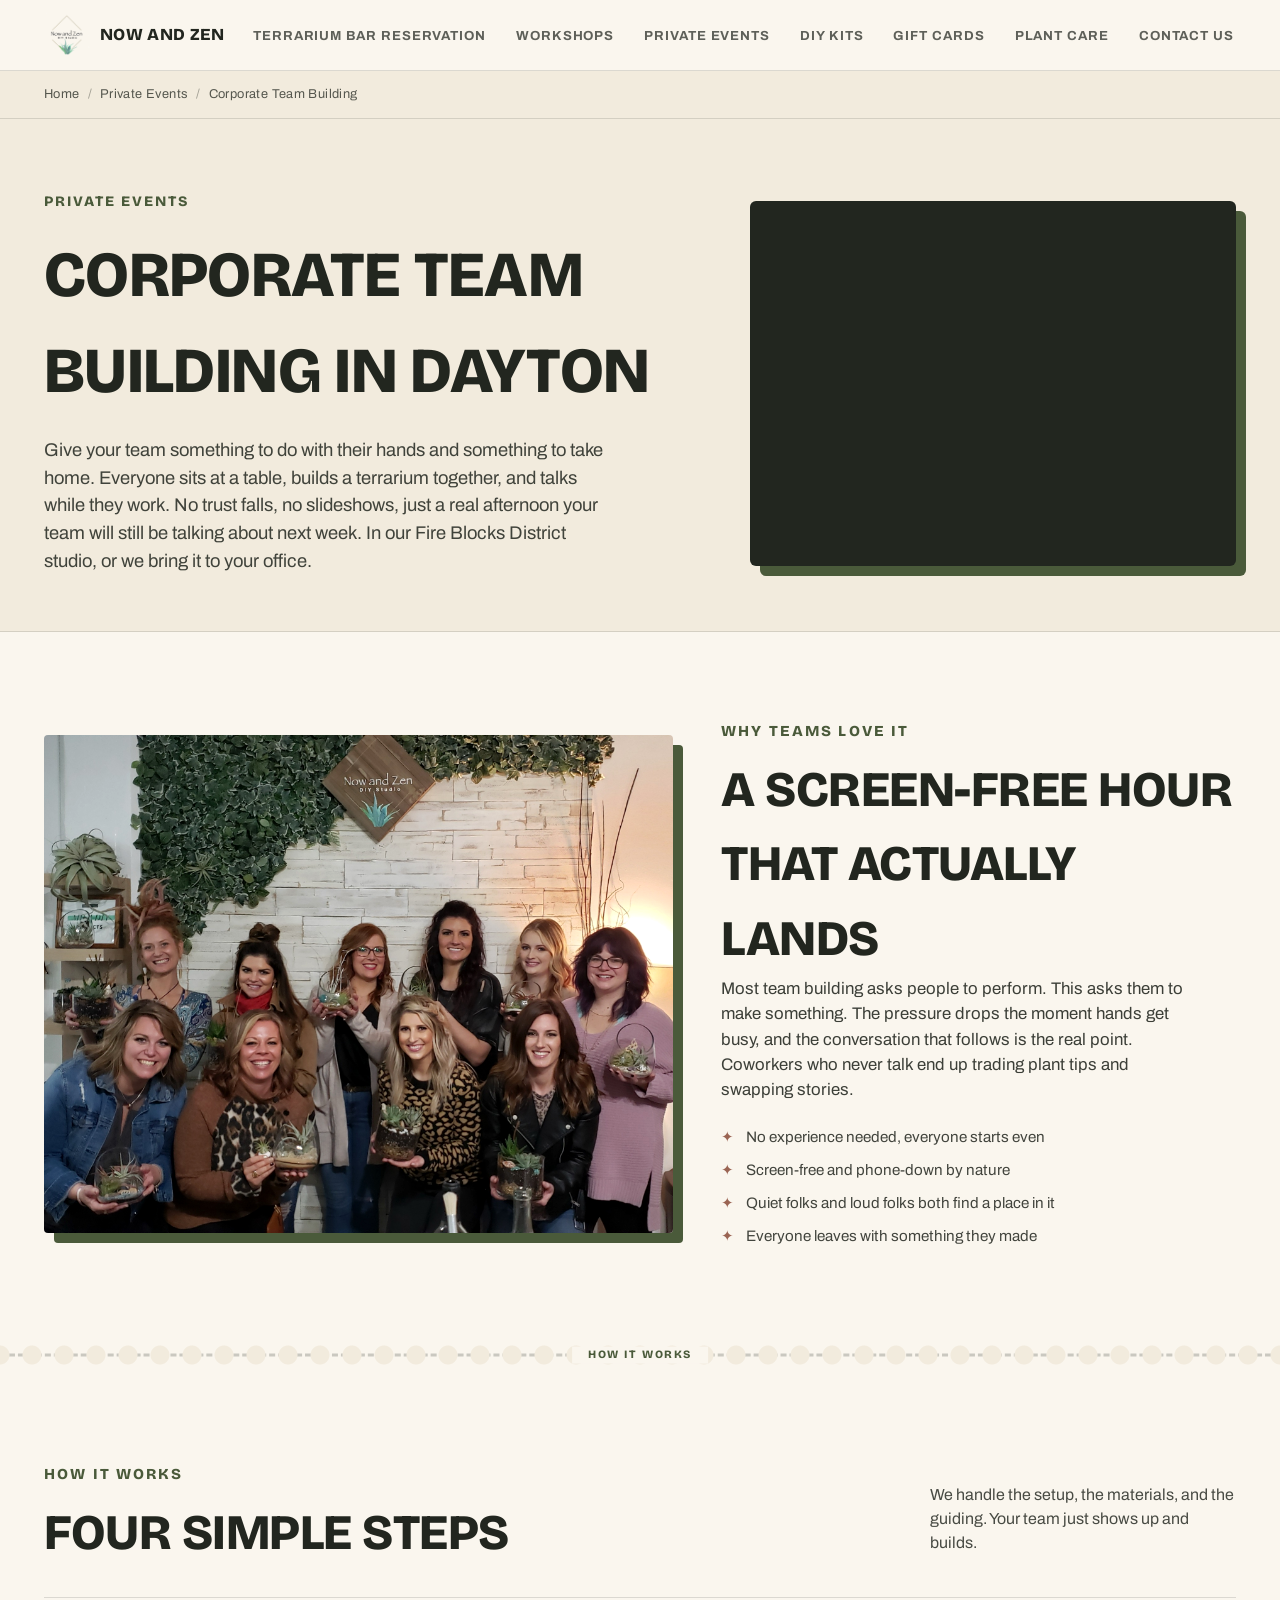
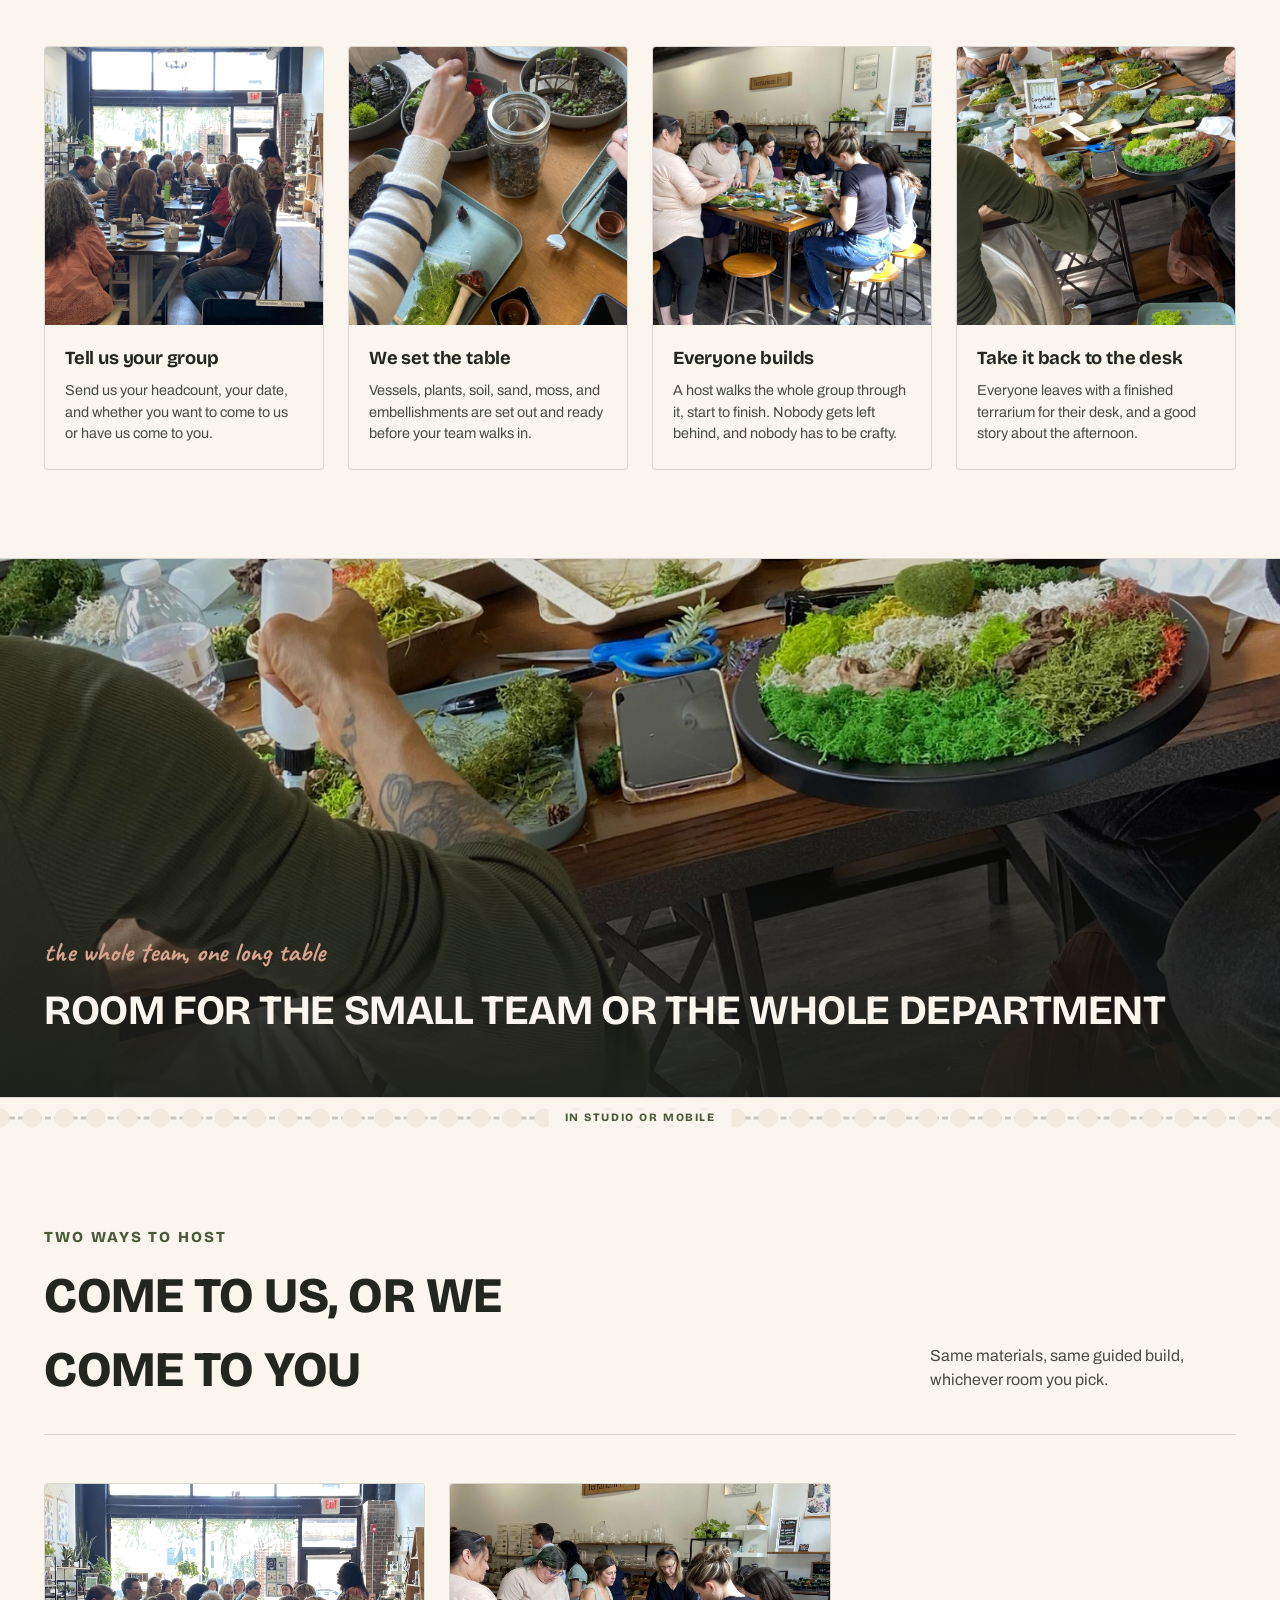
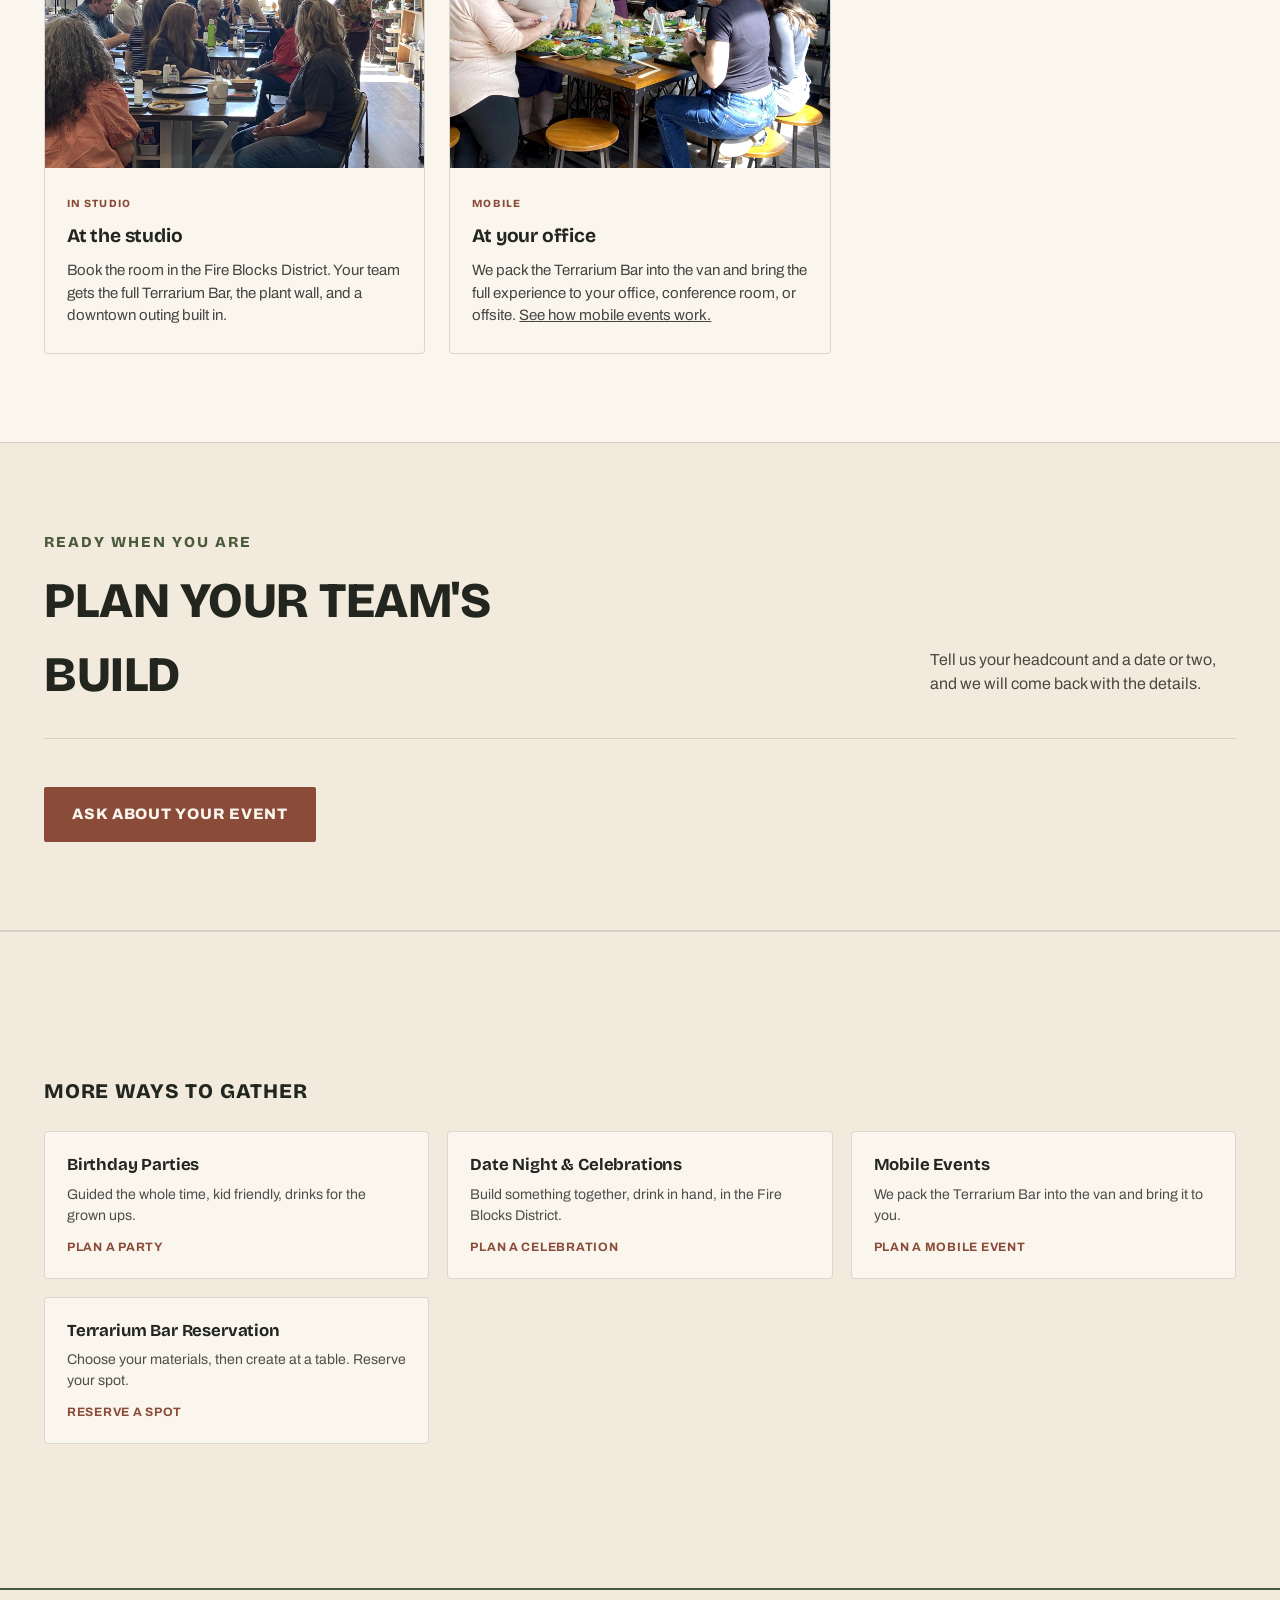
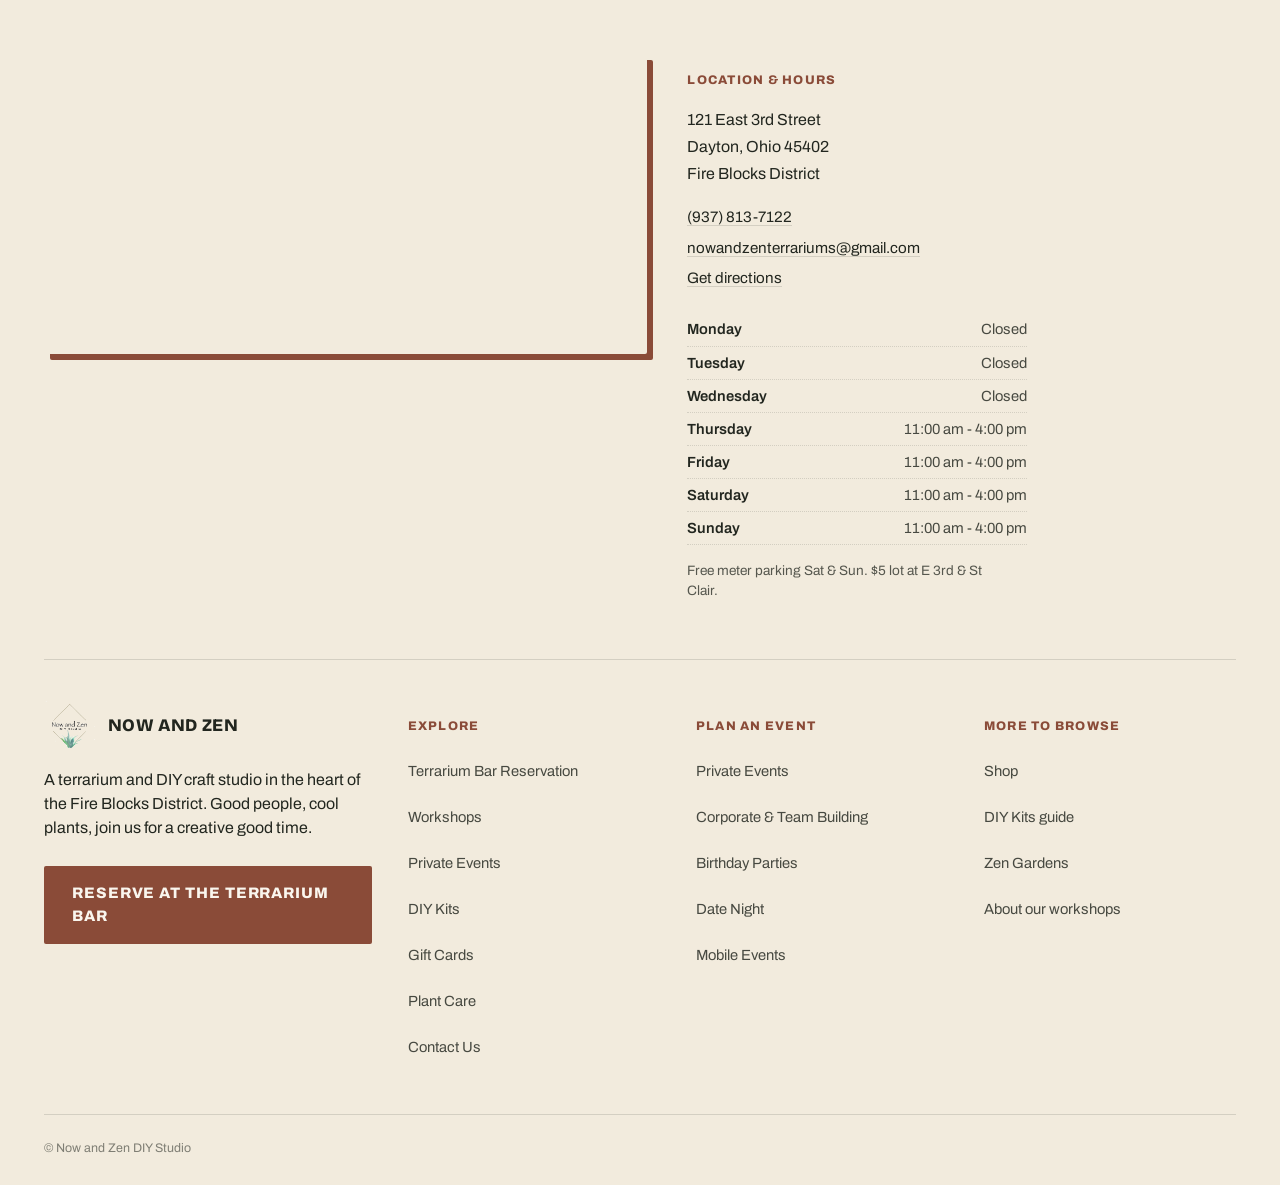
<file: corporate-team-building.html>
<!doctype html>
<html lang="en">
<head>
<meta charset="UTF-8">
<meta name="viewport" content="width=device-width, initial-scale=1.0">
<title>Corporate Team Building in Dayton | Now and Zen DIY Studio</title>
<meta name="description" content="Corporate team building in Dayton, Ohio. Hands-on, screen-free team building activities where your group builds terrariums together, in our Fire Blocks studio or mobile at your office.">
<link rel="canonical" href="https://shopnowandzen.com/corporate-team-building.html">
<meta property="og:type" content="website">
<meta property="og:site_name" content="Now and Zen DIY Studio">
<meta property="og:title" content="Corporate Team Building in Dayton | Now and Zen DIY Studio">
<meta property="og:description" content="Hands-on, screen-free team building activities in Dayton, Ohio. Your group builds terrariums together, in our studio or mobile at your office.">
<meta property="og:url" content="https://shopnowandzen.com/corporate-team-building.html">
<meta property="og:image" content="https://shopnowandzen.com/img/private-corporate-group.jpg">
<meta name="twitter:card" content="summary_large_image">
<meta name="twitter:title" content="Corporate Team Building in Dayton | Now and Zen DIY Studio">
<meta name="twitter:description" content="Hands-on, screen-free team building activities in Dayton, Ohio. In studio or mobile at your office.">
<meta name="twitter:image" content="https://shopnowandzen.com/img/private-corporate-group.jpg">
<link rel="preconnect" href="https://fonts.googleapis.com">
<link rel="preconnect" href="https://fonts.gstatic.com" crossorigin>
<link href="https://fonts.googleapis.com/css2?family=Bricolage+Grotesque:opsz,wght@12..96,400;12..96,600;12..96,700;12..96,800&family=Archivo:wght@400;500;600;700;800&family=Caveat:wght@600;700&display=swap" rel="stylesheet">
<link rel="stylesheet" href="assets/styles.css">
<!-- BreadcrumbList + Service schema. Only confirmed facts asserted; unconfirmed values flagged NEEDS. -->
<script type="application/ld+json">
{
  "@context": "https://schema.org",
  "@type": "BreadcrumbList",
  "itemListElement": [
    {"@type": "ListItem", "position": 1, "name": "Home", "item": "https://shopnowandzen.com/"},
    {"@type": "ListItem", "position": 2, "name": "Private Events", "item": "https://shopnowandzen.com/private-events.html"},
    {"@type": "ListItem", "position": 3, "name": "Corporate Team Building", "item": "https://shopnowandzen.com/corporate-team-building.html"}
  ]
}
</script>
<script type="application/ld+json">
{
  "@context": "https://schema.org",
  "@type": "Service",
  "serviceType": "Corporate Team Building",
  "name": "Corporate Team Building at Now and Zen DIY Studio",
  "description": "Hands-on, screen-free corporate team building in Dayton, Ohio. Your group builds terrariums together at a table, in our Fire Blocks District studio or mobile at your office.",
  "provider": {
    "@type": "LocalBusiness",
    "@id": "https://shopnowandzen.com/#business",
    "name": "Now and Zen DIY Studio",
    "telephone": "+1-937-813-7122",
    "email": "nowandzenterrariums@gmail.com",
    "address": {
      "@type": "PostalAddress",
      "streetAddress": "121 E 3rd St",
      "addressLocality": "Dayton",
      "addressRegion": "OH",
      "postalCode": "45402",
      "addressCountry": "US"
    }
  },
  "areaServed": [
    {"@type": "City", "name": "Dayton"},
    {"@type": "AdministrativeArea", "name": "Montgomery County, Ohio"}
  ]
}
</script>
</head>
<body>

<a href="#main" class="skip-link">Skip to content</a>

<!-- ===== SHARED NAV (identical on every page; set aria-current per page) ===== -->
<header class="site-nav">
  <div class="nav-row wrap">
    <a href="index.html" class="nav-brand">
      <img src="img/logo-transparent.png" alt="Now and Zen DIY Studio logo">
      <span>Now and Zen</span>
    </a>
    <nav aria-label="Primary">
      <ul class="nav-links" id="navLinks">
        <li><a href="terrarium-bar-reservation.html">Terrarium Bar Reservation</a></li>
        <li><a href="https://booking.shopnowandzen.com/open-workshop" target="_blank" rel="noopener">Workshops</a></li>
        <li><a href="index.html#private-teaser">Private Events</a></li>
        <li><a href="https://booking.shopnowandzen.com/diy-kits" target="_blank" rel="noopener">DIY Kits</a></li>
        <li><a href="gift-cards.html">Gift Cards</a></li>
        <li><a href="plant-care.html">Plant Care</a></li>
        <li><a href="https://booking.shopnowandzen.com/contact-us" target="_blank" rel="noopener">Contact Us</a></li>
      </ul>
    </nav>
    <button class="nav-toggle" id="navToggle" aria-expanded="false" aria-controls="navLinks" aria-label="Toggle menu">&#9776;</button>
  </div>
</header>

<!-- ===== BREADCRUMB ===== -->
<nav class="breadcrumb" aria-label="Breadcrumb">
  <ol>
    <li><a href="index.html">Home</a></li>
    <li><a href="private-events.html">Private Events</a></li>
    <li>Corporate Team Building</li>
  </ol>
</nav>

<main id="main">

  <!-- PAGE HEADER -->
  <section class="page-header has-media">
    <div class="wrap">
      <div class="ph-text">
        <span class="eyebrow">Private events</span>
        <h1>Corporate team building in Dayton</h1>
        <p>Give your team something to do with their hands and something to take home. Everyone sits at a table, builds a terrarium together, and talks while they work. No trust falls, no slideshows, just a real afternoon your team will still be talking about next week. In our Fire Blocks District studio, or we bring it to your office.</p>
      </div>
      <div class="ph-carousel">
        <img src="img/group-working.jpg" alt="Coworkers building terrariums together at a long table">
        <img src="img/triple-working.jpg" alt="Three teammates working side by side on their terrariums">
        <img src="img/people-working-congrats.jpg" alt="A full team celebration, everyone building together">
      </div>
    </div>
  </section>

  <!-- WHY IT WORKS -->
  <section id="why">
    <div class="wrap">
      <div class="space-block">
        <div class="space-photo">
          <img src="img/private-corporate-group.jpg" alt="A group of guests holding up the terrariums they built together, in front of the plant wall and Now and Zen sign">
        </div>
        <div class="space-copy">
          <span class="section-num">Why teams love it</span>
          <h2 class="section-title">A screen-free hour that actually lands</h2>
          <p>Most team building asks people to perform. This asks them to make something. The pressure drops the moment hands get busy, and the conversation that follows is the real point. Coworkers who never talk end up trading plant tips and swapping stories.</p>
          <ul class="space-list">
            <li>No experience needed, everyone starts even</li>
            <li>Screen-free and phone-down by nature</li>
            <li>Quiet folks and loud folks both find a place in it</li>
            <li>Everyone leaves with something they made</li>
          </ul>
        </div>
      </div>
    </div>
  </section>

  <div class="perf-divider" aria-hidden="true"><span class="perf-label">How it works</span></div>

  <!-- HOW IT WORKS -->
  <section id="how">
    <div class="wrap">
      <div class="section-head">
        <div>
          <span class="section-num">How it works</span>
          <h2 class="section-title">Four simple steps</h2>
        </div>
        <p class="section-tag">We handle the setup, the materials, and the guiding. Your team just shows up and builds.</p>
      </div>

      <div class="ways-grid">
        <article class="way-card">
          <div class="way-photo">
            <span class="way-num">1</span>
            <img src="img/studio-wide.jpg" alt="A large group seated at long tables set up for a team building session in the studio">
          </div>
          <div class="way-body">
            <h3>Tell us your group</h3>
            <p>Send us your headcount, your date, and whether you want to come to us or have us come to you.</p>
          </div>
        </article>
        <article class="way-card">
          <div class="way-photo">
            <span class="way-num">2</span>
            <img src="img/triple-working.jpg" alt="Terrarium materials laid out and ready at a shared table before a team arrives">
          </div>
          <div class="way-body">
            <h3>We set the table</h3>
            <p>Vessels, plants, soil, sand, moss, and embellishments are set out and ready before your team walks in.</p>
          </div>
        </article>
        <article class="way-card">
          <div class="way-photo">
            <span class="way-num">3</span>
            <img src="img/group-working.jpg" alt="A host guiding a group of coworkers through building terrariums together">
          </div>
          <div class="way-body">
            <h3>Everyone builds</h3>
            <p>A host walks the whole group through it, start to finish. Nobody gets left behind, and nobody has to be crafty.</p>
          </div>
        </article>
        <article class="way-card">
          <div class="way-photo">
            <span class="way-num">4</span>
            <img src="img/people-working-congrats.jpg" alt="A team celebrating together beside their finished terrariums">
          </div>
          <div class="way-body">
            <h3>Take it back to the desk</h3>
            <p>Everyone leaves with a finished terrarium for their desk, and a good story about the afternoon.</p>
          </div>
        </article>
      </div>
    </div>
  </section>

  <!-- MID-BLEED -->
  <section style="padding:0;">
    <div class="mid-bleed">
      <img src="img/people-working-congrats.jpg" alt="A full team building session in progress, everyone building at a long table together">
      <div class="mid-bleed-copy">
        <span class="accent-script">the whole team, one long table</span>
        <h2>Room for the small team or the whole department</h2>
      </div>
    </div>
  </section>

  <div class="perf-divider" aria-hidden="true"><span class="perf-label">In studio or mobile</span></div>

  <!-- IN STUDIO OR MOBILE -->
  <section id="where">
    <div class="wrap">
      <div class="section-head">
        <div>
          <span class="section-num">Two ways to host</span>
          <h2 class="section-title">Come to us, or we come to you</h2>
        </div>
        <p class="section-tag">Same materials, same guided build, whichever room you pick.</p>
      </div>

      <!-- NEEDS (Paula): group size range, per-person pricing, deposit/booking policy -->
      <div class="features-grid">
        <article class="feature-card">
          <div class="feature-photo"><img src="img/studio-wide.jpg" alt="The Now and Zen studio set up with long tables for a group"></div>
          <div class="feature-body">
            <span class="feature-tag">In studio</span>
            <h3>At the studio</h3>
            <p>Book the room in the Fire Blocks District. Your team gets the full Terrarium Bar, the plant wall, and a downtown outing built in.</p>
          </div>
        </article>
        <article class="feature-card">
          <div class="feature-photo"><img src="img/group-working.jpg" alt="A team building activity set up at an offsite location"></div>
          <div class="feature-body">
            <span class="feature-tag">Mobile</span>
            <h3>At your office</h3>
            <p>We pack the Terrarium Bar into the van and bring the full experience to your office, conference room, or offsite. <a href="mobile-events.html">See how mobile events work.</a></p>
          </div>
        </article>
      </div>
    </div>
  </section>

  <!-- CTA -->
  <section id="cta" class="bg-deep">
    <div class="wrap">
      <div class="section-head">
        <div>
          <span class="section-num">Ready when you are</span>
          <h2 class="section-title">Plan your team's build</h2>
        </div>
        <p class="section-tag">Tell us your headcount and a date or two, and we will come back with the details.</p>
      </div>
      <a href="https://booking.shopnowandzen.com/private" target="_blank" rel="noopener" class="btn-primary">Ask about your event</a>
    </div>
  </section>

  <!-- RELATED -->
  <section class="related-band">
    <div class="wrap">
      <h2 class="related-head">More ways to gather</h2>
      <div class="related-grid">
        <a href="birthday-parties.html" class="related-card">
          <h3>Birthday Parties</h3>
          <p>Guided the whole time, kid friendly, drinks for the grown ups.</p>
          <span class="arrow">Plan a party</span>
        </a>
        <a href="date-night.html" class="related-card">
          <h3>Date Night &amp; Celebrations</h3>
          <p>Build something together, drink in hand, in the Fire Blocks District.</p>
          <span class="arrow">Plan a celebration</span>
        </a>
        <a href="mobile-events.html" class="related-card">
          <h3>Mobile Events</h3>
          <p>We pack the Terrarium Bar into the van and bring it to you.</p>
          <span class="arrow">Plan a mobile event</span>
        </a>
        <a href="terrarium-bar-reservation.html" class="related-card">
          <h3>Terrarium Bar Reservation</h3>
          <p>Choose your materials, then create at a table. Reserve your spot.</p>
          <span class="arrow">Reserve a spot</span>
        </a>
      </div>
    </div>
  </section>

</main>

<!-- ===== SHARED FOOTER (identical on every page) ===== -->
<footer class="site-footer">
  <div class="wrap">
    <!-- Location block per owner notes 2026-07-21 (slide 14): map, restructured hours,
         email + phone, free-meter parking kept. Replaces the old Visit page. -->
    <div class="footer-locate">
      <div class="footer-map">
        <iframe
          title="Map to Now and Zen DIY Studio, 121 E 3rd St, Dayton, Ohio"
          src="https://www.google.com/maps?q=121+E+3rd+St,+Dayton,+OH+45402&output=embed"
          width="100%" height="300" style="border:0;" loading="lazy"
          referrerpolicy="no-referrer-when-downgrade" allowfullscreen></iframe>
      </div>
      <div class="footer-locate-info">
        <h4>Location &amp; Hours</h4>
        <address>
          121 East 3rd Street<br>Dayton, Ohio 45402<br>Fire Blocks District
        </address>
        <p class="footer-contact">
          <a href="tel:+19378137122">(937) 813-7122</a><br>
          <a href="mailto:nowandzenterrariums@gmail.com">nowandzenterrariums@gmail.com</a><br>
          <a href="https://www.google.com/maps/dir/?api=1&amp;destination=121+E+3rd+St,+Dayton,+OH+45402" target="_blank" rel="noopener">Get directions</a>
        </p>
        <dl class="hours-list">
          <div><dt>Monday</dt><dd>Closed</dd></div>
          <div><dt>Tuesday</dt><dd>Closed</dd></div>
          <div><dt>Wednesday</dt><dd>Closed</dd></div>
          <div><dt>Thursday</dt><dd>11:00 am - 4:00 pm</dd></div>
          <div><dt>Friday</dt><dd>11:00 am - 4:00 pm</dd></div>
          <div><dt>Saturday</dt><dd>11:00 am - 4:00 pm</dd></div>
          <div><dt>Sunday</dt><dd>11:00 am - 4:00 pm</dd></div>
        </dl>
        <p class="footer-parking">Free meter parking Sat &amp; Sun. $5 lot at E 3rd &amp; St Clair.</p>
      </div>
    </div>

    <div class="footer-grid">
      <div>
        <div class="footer-brand">
          <img src="img/logo-transparent.png" alt="Now and Zen DIY Studio logo">
          <span>Now and Zen</span>
        </div>
        <p>A terrarium and DIY craft studio in the heart of the Fire Blocks District. Good people, cool plants, join us for a creative good time.</p>
        <a href="terrarium-bar-reservation.html" class="btn-primary" style="margin-top:10px;">Reserve at the Terrarium Bar</a>
      </div>
      <div class="footer-col">
        <h4>Explore</h4>
        <a href="terrarium-bar-reservation.html">Terrarium Bar Reservation</a>
        <a href="https://booking.shopnowandzen.com/open-workshop" target="_blank" rel="noopener">Workshops</a>
        <a href="index.html#private-teaser">Private Events</a>
        <a href="https://booking.shopnowandzen.com/diy-kits" target="_blank" rel="noopener">DIY Kits</a>
        <a href="gift-cards.html">Gift Cards</a>
        <a href="plant-care.html">Plant Care</a>
        <a href="https://booking.shopnowandzen.com/contact-us" target="_blank" rel="noopener">Contact Us</a>
      </div>
      <div class="footer-col">
        <h4>Plan an event</h4>
        <a href="private-events.html">Private Events</a>
        <a href="corporate-team-building.html">Corporate &amp; Team Building</a>
        <a href="birthday-parties.html">Birthday Parties</a>
        <a href="date-night.html">Date Night</a>
        <a href="mobile-events.html">Mobile Events</a>
      </div>
      <div class="footer-col">
        <h4>More to browse</h4>
        <a href="shop.html">Shop</a>
        <a href="diy-kits.html">DIY Kits guide</a>
        <a href="zen-gardens.html">Zen Gardens</a>
        <a href="workshops.html">About our workshops</a>
      </div>
    </div>
    <div class="footer-bottom">
      <span>&copy; Now and Zen DIY Studio</span>
    </div>
  </div>
</footer>

<script>
  /* mobile nav */
  (function(){
    var toggle=document.getElementById('navToggle'), links=document.getElementById('navLinks');
    if(!toggle||!links)return;
    toggle.addEventListener('click',function(){var o=links.classList.toggle('open');toggle.setAttribute('aria-expanded',o?'true':'false');});
    links.querySelectorAll('a').forEach(function(a){a.addEventListener('click',function(){links.classList.remove('open');toggle.setAttribute('aria-expanded','false');});});
  })();
  /* scroll reveal */
  (function(){
    var els=document.querySelectorAll('.reveal-on-scroll'); if(!els.length)return;
    var reduce=window.matchMedia&&window.matchMedia('(prefers-reduced-motion: reduce)').matches;
    if(reduce||!('IntersectionObserver'in window)){els.forEach(function(e){e.classList.add('is-visible');});return;}
    var ob=new IntersectionObserver(function(en){en.forEach(function(e){if(e.isIntersecting){e.target.classList.add('is-visible');ob.unobserve(e.target);}});},{threshold:0.3});
    els.forEach(function(e){ob.observe(e);});
  })();
</script>
</body>
</html>
</file>
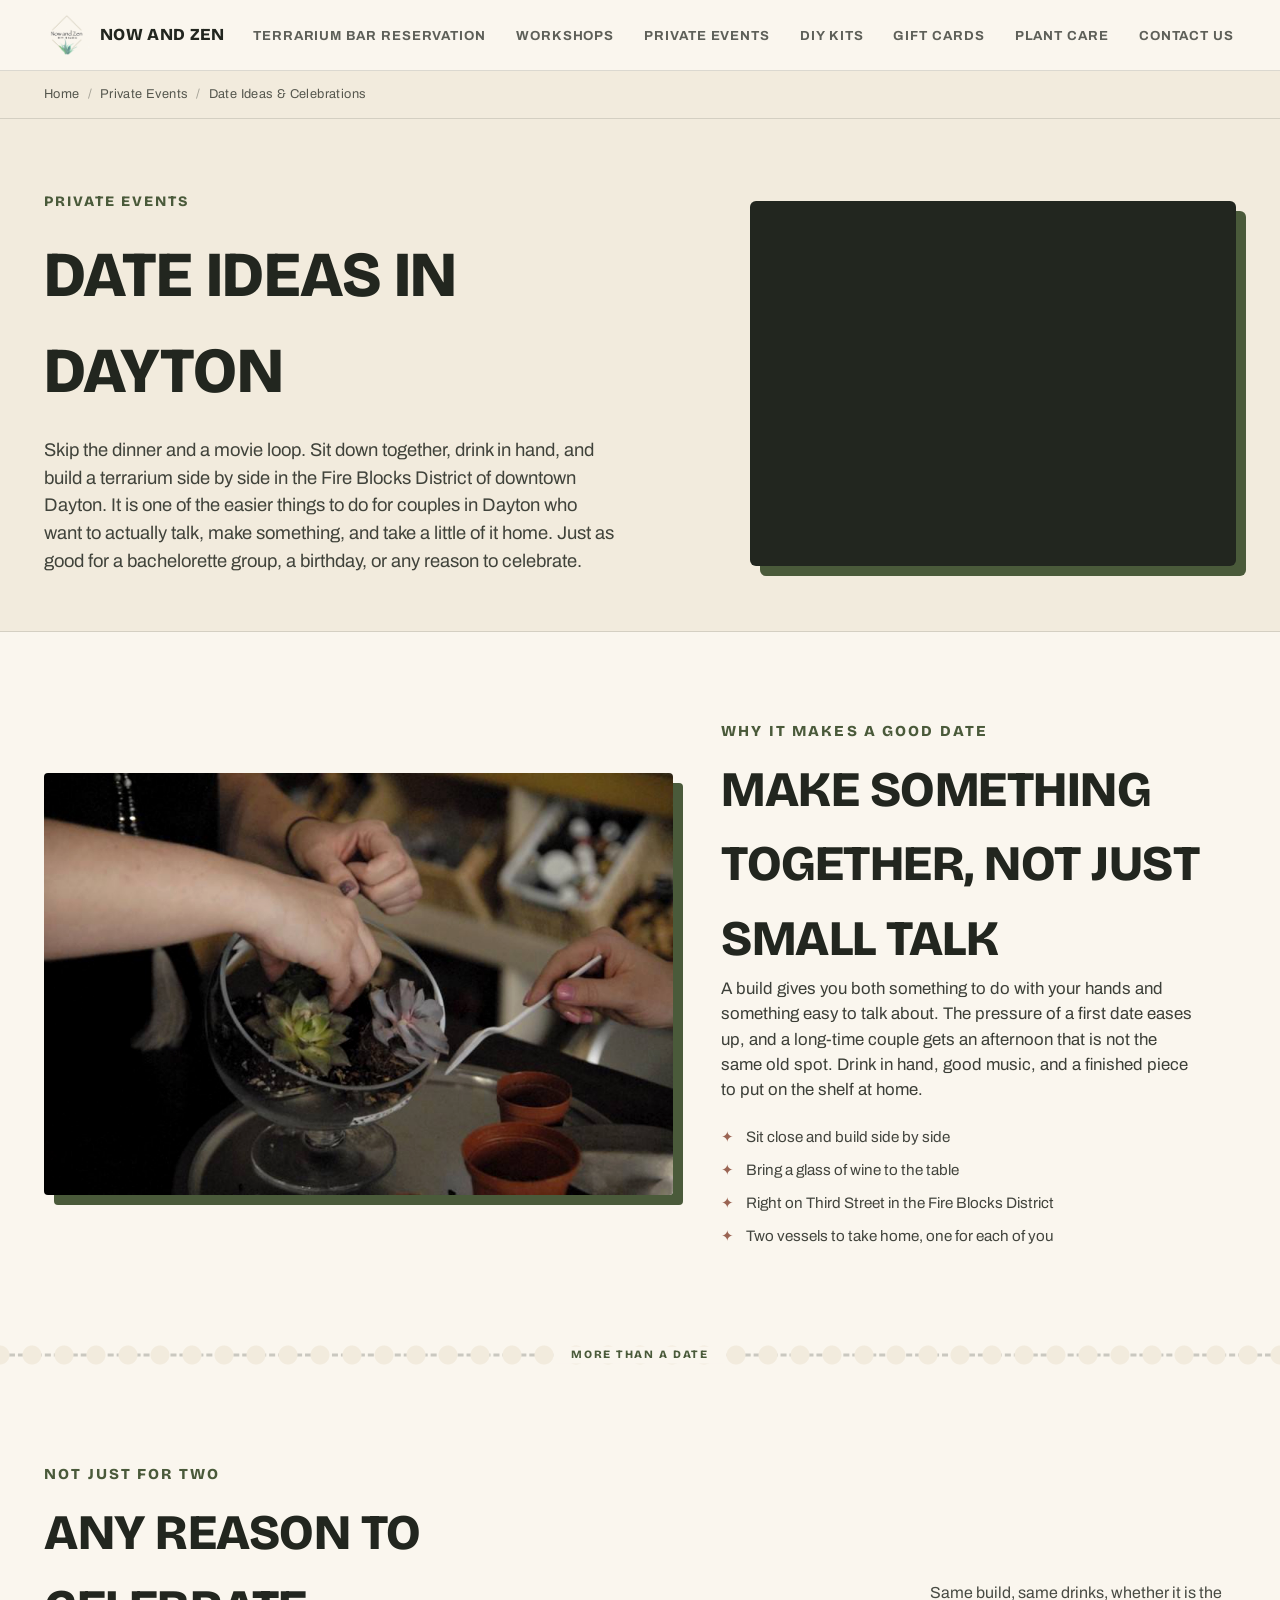
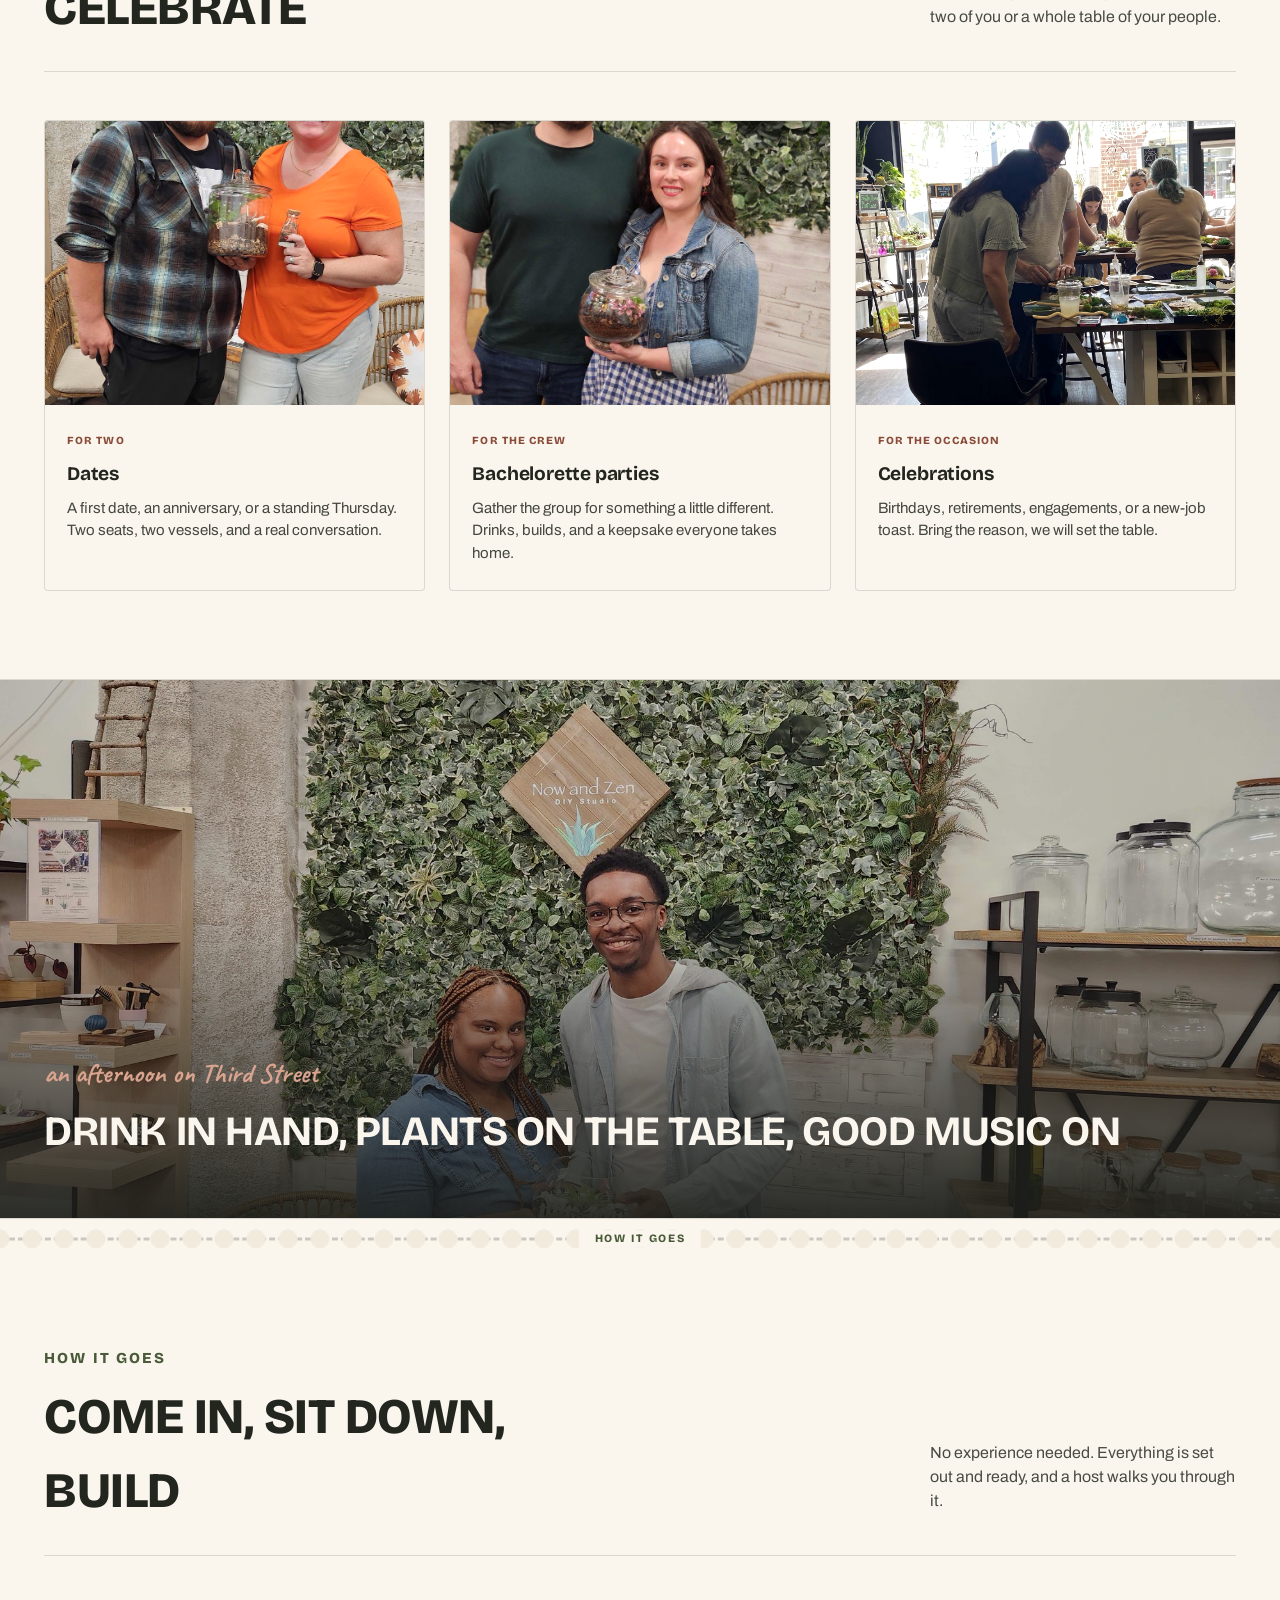
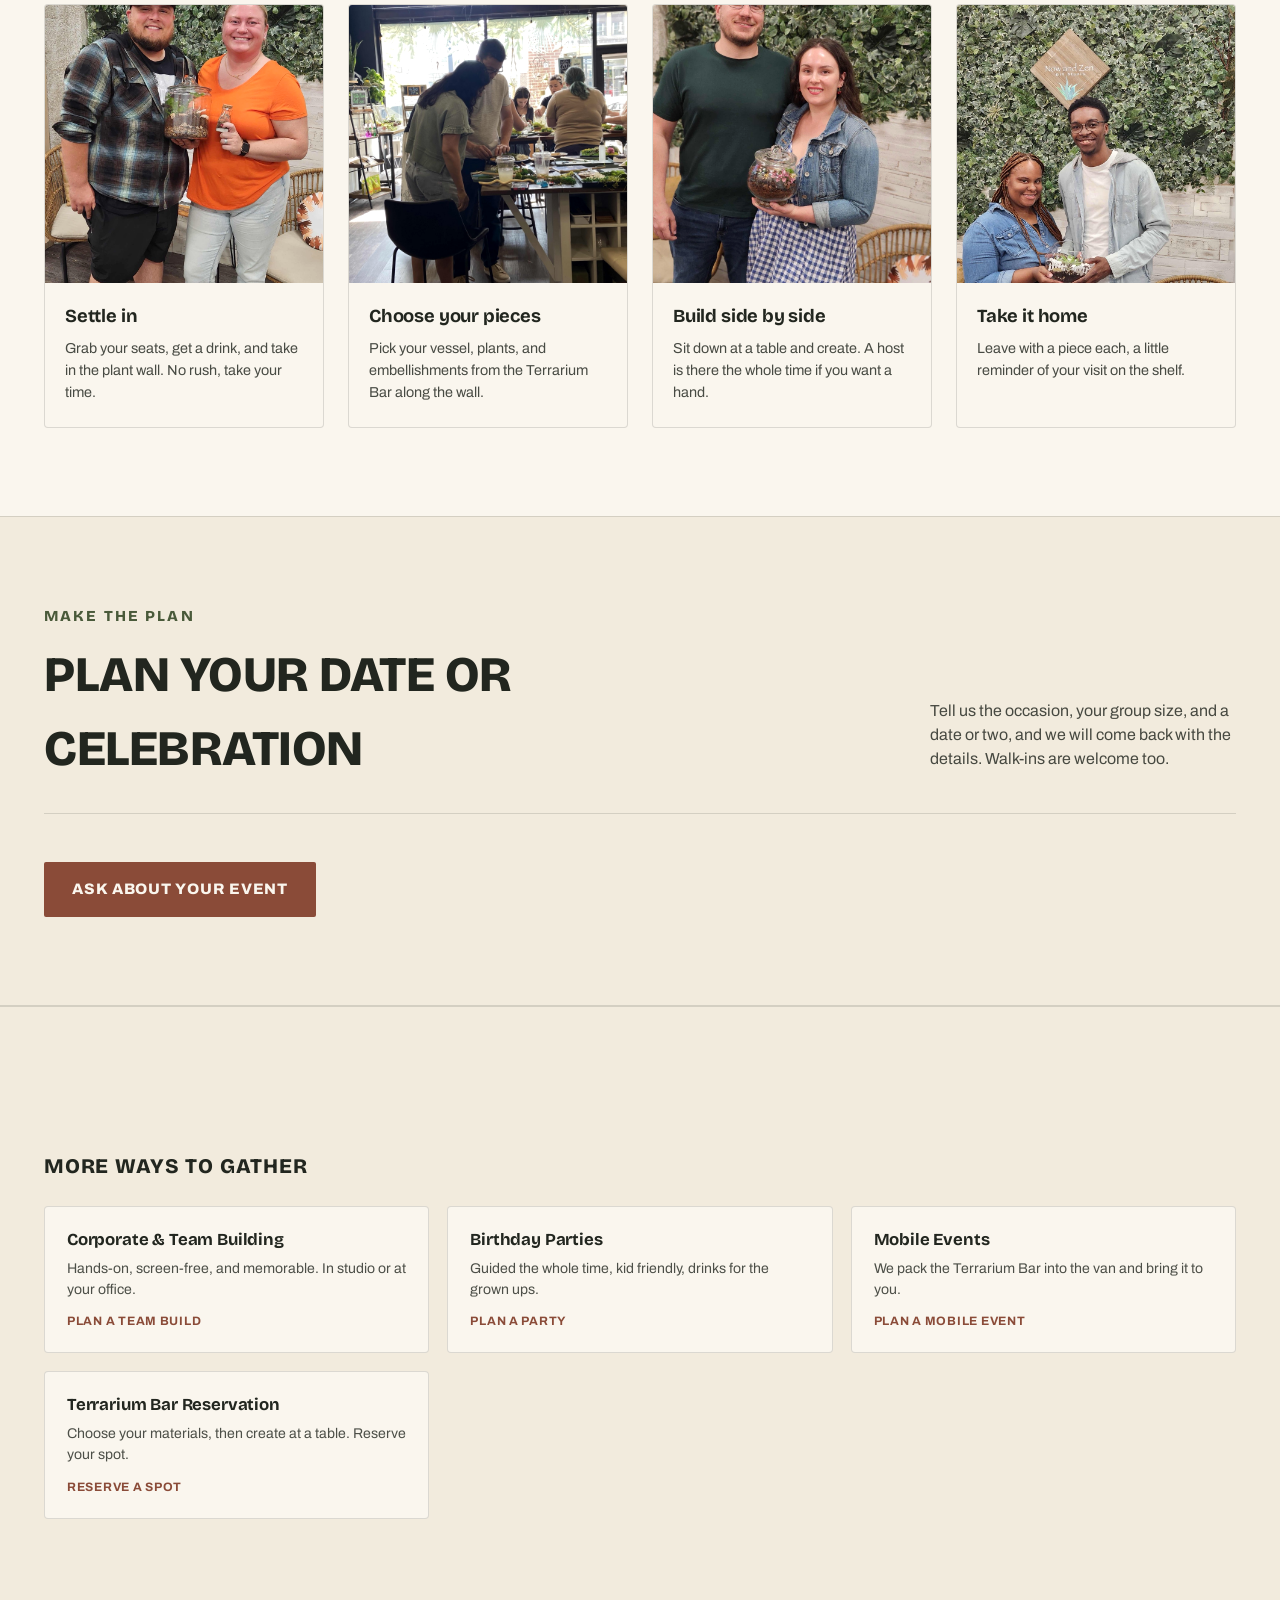
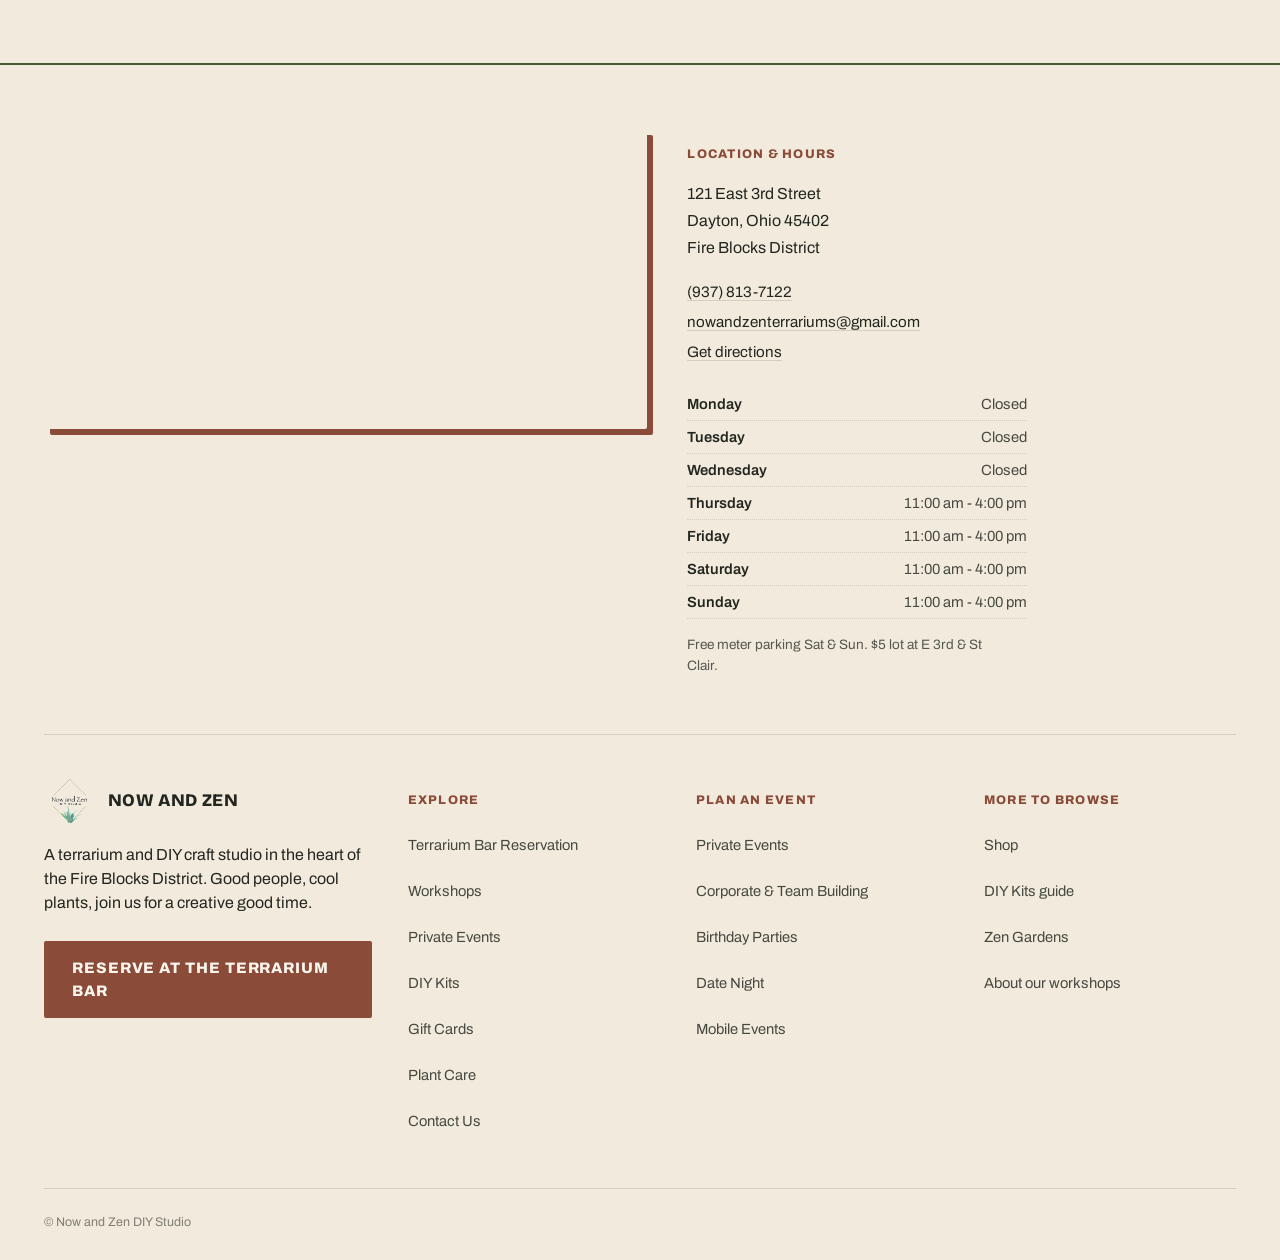
<file: date-night.html>
<!doctype html>
<html lang="en">
<head>
<meta charset="UTF-8">
<meta name="viewport" content="width=device-width, initial-scale=1.0">
<title>Date Ideas in Dayton | Now and Zen DIY Studio</title>
<meta name="description" content="Looking for date ideas in Dayton, Ohio? Build a terrarium together, drink in hand, in the Fire Blocks District. Also great for bachelorette parties and celebrations. Things to do for couples in Dayton.">
<link rel="canonical" href="https://shopnowandzen.com/date-night.html">
<meta property="og:type" content="website">
<meta property="og:site_name" content="Now and Zen DIY Studio">
<meta property="og:title" content="Date Ideas in Dayton | Now and Zen DIY Studio">
<meta property="og:description" content="Build a terrarium together, drink in hand, in the Fire Blocks District. A date in Dayton, Ohio, also great for bachelorette parties and celebrations.">
<meta property="og:url" content="https://shopnowandzen.com/date-night.html">
<meta property="og:image" content="https://shopnowandzen.com/img/romance.jpg">
<meta name="twitter:card" content="summary_large_image">
<meta name="twitter:title" content="Date Ideas in Dayton | Now and Zen DIY Studio">
<meta name="twitter:description" content="Build a terrarium together, drink in hand, in downtown Dayton, Ohio. Things to do for couples.">
<meta name="twitter:image" content="https://shopnowandzen.com/img/romance.jpg">
<link rel="preconnect" href="https://fonts.googleapis.com">
<link rel="preconnect" href="https://fonts.gstatic.com" crossorigin>
<link href="https://fonts.googleapis.com/css2?family=Bricolage+Grotesque:opsz,wght@12..96,400;12..96,600;12..96,700;12..96,800&family=Archivo:wght@400;500;600;700;800&family=Caveat:wght@600;700&display=swap" rel="stylesheet">
<link rel="stylesheet" href="assets/styles.css">
<!-- BreadcrumbList + Service schema. Only confirmed facts asserted; unconfirmed values flagged NEEDS. -->
<script type="application/ld+json">
{
  "@context": "https://schema.org",
  "@type": "BreadcrumbList",
  "itemListElement": [
    {"@type": "ListItem", "position": 1, "name": "Home", "item": "https://shopnowandzen.com/"},
    {"@type": "ListItem", "position": 2, "name": "Private Events", "item": "https://shopnowandzen.com/private-events.html"},
    {"@type": "ListItem", "position": 3, "name": "Date Ideas & Celebrations", "item": "https://shopnowandzen.com/date-night.html"}
  ]
}
</script>
<script type="application/ld+json">
{
  "@context": "https://schema.org",
  "@type": "Service",
  "serviceType": "Date Ideas and Celebrations",
  "name": "Date Ideas & Celebrations at Now and Zen DIY Studio",
  "description": "A date in Dayton, Ohio where two people build a terrarium together, drink in hand, in the Fire Blocks District. Also great for bachelorette parties and celebrations.",
  "provider": {
    "@type": "LocalBusiness",
    "@id": "https://shopnowandzen.com/#business",
    "name": "Now and Zen DIY Studio",
    "telephone": "+1-937-813-7122",
    "email": "nowandzenterrariums@gmail.com",
    "address": {
      "@type": "PostalAddress",
      "streetAddress": "121 E 3rd St",
      "addressLocality": "Dayton",
      "addressRegion": "OH",
      "postalCode": "45402",
      "addressCountry": "US"
    }
  },
  "areaServed": [
    {"@type": "City", "name": "Dayton"},
    {"@type": "AdministrativeArea", "name": "Montgomery County, Ohio"}
  ]
}
</script>
</head>
<body>

<a href="#main" class="skip-link">Skip to content</a>

<!-- ===== SHARED NAV (identical on every page; set aria-current per page) ===== -->
<header class="site-nav">
  <div class="nav-row wrap">
    <a href="index.html" class="nav-brand">
      <img src="img/logo-transparent.png" alt="Now and Zen DIY Studio logo">
      <span>Now and Zen</span>
    </a>
    <nav aria-label="Primary">
      <ul class="nav-links" id="navLinks">
        <li><a href="terrarium-bar-reservation.html">Terrarium Bar Reservation</a></li>
        <li><a href="https://booking.shopnowandzen.com/open-workshop" target="_blank" rel="noopener">Workshops</a></li>
        <li><a href="index.html#private-teaser">Private Events</a></li>
        <li><a href="https://booking.shopnowandzen.com/diy-kits" target="_blank" rel="noopener">DIY Kits</a></li>
        <li><a href="gift-cards.html">Gift Cards</a></li>
        <li><a href="plant-care.html">Plant Care</a></li>
        <li><a href="https://booking.shopnowandzen.com/contact-us" target="_blank" rel="noopener">Contact Us</a></li>
      </ul>
    </nav>
    <button class="nav-toggle" id="navToggle" aria-expanded="false" aria-controls="navLinks" aria-label="Toggle menu">&#9776;</button>
  </div>
</header>

<!-- ===== BREADCRUMB ===== -->
<nav class="breadcrumb" aria-label="Breadcrumb">
  <ol>
    <li><a href="index.html">Home</a></li>
    <li><a href="private-events.html">Private Events</a></li>
    <li>Date Ideas &amp; Celebrations</li>
  </ol>
</nav>

<main id="main">

  <!-- Per owner request 2026-07-24 (D3): the URL/file stays date-night.html for the search term
       people already use, but all reader-facing copy on the page now says "date" instead of
       "date night" and "afternoon" instead of "night" -- the studio runs daytime hours (Thu-Sun,
       11am-4pm), and they didn't want the page implying it's an evening-only thing. The footer nav
       label sitewide still reads "Date Night" (unchanged, out of scope for this pass -- flag if it
       should match). -->
  <!-- PAGE HEADER -->
  <section class="page-header has-media">
    <div class="wrap">
      <div class="ph-text">
        <span class="eyebrow">Private events</span>
        <h1>Date ideas in Dayton</h1>
        <p>Skip the dinner and a movie loop. Sit down together, drink in hand, and build a terrarium side by side in the Fire Blocks District of downtown Dayton. It is one of the easier things to do for couples in Dayton who want to actually talk, make something, and take a little of it home. Just as good for a bachelorette group, a birthday, or any reason to celebrate.</p>
      </div>
      <div class="ph-carousel">
        <img src="img/romance.jpg" alt="A couple building a terrarium together on a date">
        <img src="img/couple1.jpg" alt="A couple side by side building at the studio">
        <img src="img/couple3.jpg" alt="A couple laughing while building terrariums together">
      </div>
    </div>
  </section>

  <!-- WHY IT'S A GOOD DATE -->
  <section id="why">
    <div class="wrap">
      <div class="space-block">
        <div class="space-photo">
          <img src="img/romance.jpg" alt="A couple building terrariums together on a date at Now and Zen DIY Studio">
        </div>
        <div class="space-copy">
          <span class="section-num">Why it makes a good date</span>
          <h2 class="section-title">Make something together, not just small talk</h2>
          <p>A build gives you both something to do with your hands and something easy to talk about. The pressure of a first date eases up, and a long-time couple gets an afternoon that is not the same old spot. Drink in hand, good music, and a finished piece to put on the shelf at home.</p>
          <ul class="space-list">
            <li>Sit close and build side by side</li>
            <li>Bring a glass of wine to the table</li>
            <li>Right on Third Street in the Fire Blocks District</li>
            <li>Two vessels to take home, one for each of you</li>
          </ul>
        </div>
      </div>
    </div>
  </section>

  <div class="perf-divider" aria-hidden="true"><span class="perf-label">More than a date</span></div>

  <!-- ALSO GREAT FOR -->
  <section id="occasions">
    <div class="wrap">
      <div class="section-head">
        <div>
          <span class="section-num">Not just for two</span>
          <h2 class="section-title">Any reason to celebrate</h2>
        </div>
        <p class="section-tag">Same build, same drinks, whether it is the two of you or a whole table of your people.</p>
      </div>

      <div class="features-grid">
        <article class="feature-card">
          <div class="feature-photo"><img src="img/couple1.jpg" alt="A couple laughing together over their terrarium builds"></div>
          <div class="feature-body">
            <span class="feature-tag">For two</span>
            <h3>Dates</h3>
            <p>A first date, an anniversary, or a standing Thursday. Two seats, two vessels, and a real conversation.</p>
          </div>
        </article>
        <article class="feature-card">
          <div class="feature-photo"><img src="img/couple3.jpg" alt="A group of friends celebrating together while building terrariums"></div>
          <div class="feature-body">
            <span class="feature-tag">For the crew</span>
            <h3>Bachelorette parties</h3>
            <p>Gather the group for something a little different. Drinks, builds, and a keepsake everyone takes home.</p>
          </div>
        </article>
        <article class="feature-card">
          <div class="feature-photo"><img src="img/couple-working.jpg" alt="Two people toasting beside their finished terrariums at a celebration"></div>
          <div class="feature-body">
            <span class="feature-tag">For the occasion</span>
            <h3>Celebrations</h3>
            <p>Birthdays, retirements, engagements, or a new-job toast. Bring the reason, we will set the table.</p>
          </div>
        </article>
      </div>
    </div>
  </section>

  <!-- MID-BLEED -->
  <section style="padding:0;">
    <div class="mid-bleed">
      <img src="img/couple2.jpg" alt="A couple smiling together in front of the living plant wall holding a finished terrarium">
      <div class="mid-bleed-copy">
        <span class="accent-script">an afternoon on Third Street</span>
        <h2>Drink in hand, plants on the table, good music on</h2>
      </div>
    </div>
  </section>

  <div class="perf-divider" aria-hidden="true"><span class="perf-label">How it goes</span></div>

  <!-- HOW IT GOES -->
  <section id="how">
    <div class="wrap">
      <div class="section-head">
        <div>
          <span class="section-num">How it goes</span>
          <h2 class="section-title">Come in, sit down, build</h2>
        </div>
        <p class="section-tag">No experience needed. Everything is set out and ready, and a host walks you through it.</p>
      </div>

      <!-- NEEDS (Paula): group size range, per-person pricing, deposit/booking policy -->
      <div class="ways-grid">
        <article class="way-card">
          <div class="way-photo">
            <span class="way-num">1</span>
            <img src="img/couple1.jpg" alt="A couple arriving and settling in at the studio"></div>
          <div class="way-body">
            <h3>Settle in</h3>
            <p>Grab your seats, get a drink, and take in the plant wall. No rush, take your time.</p>
          </div>
        </article>
        <article class="way-card">
          <div class="way-photo">
            <span class="way-num">2</span>
            <img src="img/couple-working.jpg" alt="A couple choosing plants and vessels at the Terrarium Bar"></div>
          <div class="way-body">
            <h3>Choose your pieces</h3>
            <p>Pick your vessel, plants, and embellishments from the Terrarium Bar along the wall.</p>
          </div>
        </article>
        <article class="way-card">
          <div class="way-photo">
            <span class="way-num">3</span>
            <img src="img/couple3.jpg" alt="A couple building their terrariums together at a table"></div>
          <div class="way-body">
            <h3>Build side by side</h3>
            <p>Sit down at a table and create. A host is there the whole time if you want a hand.</p>
          </div>
        </article>
        <article class="way-card">
          <div class="way-photo">
            <span class="way-num">4</span>
            <img src="img/couple2.jpg" alt="A couple holding their finished terrariums in front of the studio sign"></div>
          <div class="way-body">
            <h3>Take it home</h3>
            <p>Leave with a piece each, a little reminder of your visit on the shelf.</p>
          </div>
        </article>
      </div>
    </div>
  </section>

  <!-- CTA -->
  <section id="cta" class="bg-deep">
    <div class="wrap">
      <div class="section-head">
        <div>
          <span class="section-num">Make the plan</span>
          <h2 class="section-title">Plan your date or celebration</h2>
        </div>
        <p class="section-tag">Tell us the occasion, your group size, and a date or two, and we will come back with the details. Walk-ins are welcome too.</p>
      </div>
      <a href="https://booking.shopnowandzen.com/private" target="_blank" rel="noopener" class="btn-primary">Ask about your event</a>
    </div>
  </section>

  <!-- RELATED -->
  <section class="related-band">
    <div class="wrap">
      <h2 class="related-head">More ways to gather</h2>
      <div class="related-grid">
        <a href="corporate-team-building.html" class="related-card">
          <h3>Corporate &amp; Team Building</h3>
          <p>Hands-on, screen-free, and memorable. In studio or at your office.</p>
          <span class="arrow">Plan a team build</span>
        </a>
        <a href="birthday-parties.html" class="related-card">
          <h3>Birthday Parties</h3>
          <p>Guided the whole time, kid friendly, drinks for the grown ups.</p>
          <span class="arrow">Plan a party</span>
        </a>
        <a href="mobile-events.html" class="related-card">
          <h3>Mobile Events</h3>
          <p>We pack the Terrarium Bar into the van and bring it to you.</p>
          <span class="arrow">Plan a mobile event</span>
        </a>
        <a href="terrarium-bar-reservation.html" class="related-card">
          <h3>Terrarium Bar Reservation</h3>
          <p>Choose your materials, then create at a table. Reserve your spot.</p>
          <span class="arrow">Reserve a spot</span>
        </a>
      </div>
    </div>
  </section>

</main>

<!-- ===== SHARED FOOTER (identical on every page) ===== -->
<footer class="site-footer">
  <div class="wrap">
    <!-- Location block per owner notes 2026-07-21 (slide 14): map, restructured hours,
         email + phone, free-meter parking kept. Replaces the old Visit page. -->
    <div class="footer-locate">
      <div class="footer-map">
        <iframe
          title="Map to Now and Zen DIY Studio, 121 E 3rd St, Dayton, Ohio"
          src="https://www.google.com/maps?q=121+E+3rd+St,+Dayton,+OH+45402&output=embed"
          width="100%" height="300" style="border:0;" loading="lazy"
          referrerpolicy="no-referrer-when-downgrade" allowfullscreen></iframe>
      </div>
      <div class="footer-locate-info">
        <h4>Location &amp; Hours</h4>
        <address>
          121 East 3rd Street<br>Dayton, Ohio 45402<br>Fire Blocks District
        </address>
        <p class="footer-contact">
          <a href="tel:+19378137122">(937) 813-7122</a><br>
          <a href="mailto:nowandzenterrariums@gmail.com">nowandzenterrariums@gmail.com</a><br>
          <a href="https://www.google.com/maps/dir/?api=1&amp;destination=121+E+3rd+St,+Dayton,+OH+45402" target="_blank" rel="noopener">Get directions</a>
        </p>
        <dl class="hours-list">
          <div><dt>Monday</dt><dd>Closed</dd></div>
          <div><dt>Tuesday</dt><dd>Closed</dd></div>
          <div><dt>Wednesday</dt><dd>Closed</dd></div>
          <div><dt>Thursday</dt><dd>11:00 am - 4:00 pm</dd></div>
          <div><dt>Friday</dt><dd>11:00 am - 4:00 pm</dd></div>
          <div><dt>Saturday</dt><dd>11:00 am - 4:00 pm</dd></div>
          <div><dt>Sunday</dt><dd>11:00 am - 4:00 pm</dd></div>
        </dl>
        <p class="footer-parking">Free meter parking Sat &amp; Sun. $5 lot at E 3rd &amp; St Clair.</p>
      </div>
    </div>

    <div class="footer-grid">
      <div>
        <div class="footer-brand">
          <img src="img/logo-transparent.png" alt="Now and Zen DIY Studio logo">
          <span>Now and Zen</span>
        </div>
        <p>A terrarium and DIY craft studio in the heart of the Fire Blocks District. Good people, cool plants, join us for a creative good time.</p>
        <a href="terrarium-bar-reservation.html" class="btn-primary" style="margin-top:10px;">Reserve at the Terrarium Bar</a>
      </div>
      <div class="footer-col">
        <h4>Explore</h4>
        <a href="terrarium-bar-reservation.html">Terrarium Bar Reservation</a>
        <a href="https://booking.shopnowandzen.com/open-workshop" target="_blank" rel="noopener">Workshops</a>
        <a href="index.html#private-teaser">Private Events</a>
        <a href="https://booking.shopnowandzen.com/diy-kits" target="_blank" rel="noopener">DIY Kits</a>
        <a href="gift-cards.html">Gift Cards</a>
        <a href="plant-care.html">Plant Care</a>
        <a href="https://booking.shopnowandzen.com/contact-us" target="_blank" rel="noopener">Contact Us</a>
      </div>
      <div class="footer-col">
        <h4>Plan an event</h4>
        <a href="private-events.html">Private Events</a>
        <a href="corporate-team-building.html">Corporate &amp; Team Building</a>
        <a href="birthday-parties.html">Birthday Parties</a>
        <a href="date-night.html">Date Night</a>
        <a href="mobile-events.html">Mobile Events</a>
      </div>
      <div class="footer-col">
        <h4>More to browse</h4>
        <a href="shop.html">Shop</a>
        <a href="diy-kits.html">DIY Kits guide</a>
        <a href="zen-gardens.html">Zen Gardens</a>
        <a href="workshops.html">About our workshops</a>
      </div>
    </div>
    <div class="footer-bottom">
      <span>&copy; Now and Zen DIY Studio</span>
    </div>
  </div>
</footer>

<script>
  /* mobile nav */
  (function(){
    var toggle=document.getElementById('navToggle'), links=document.getElementById('navLinks');
    if(!toggle||!links)return;
    toggle.addEventListener('click',function(){var o=links.classList.toggle('open');toggle.setAttribute('aria-expanded',o?'true':'false');});
    links.querySelectorAll('a').forEach(function(a){a.addEventListener('click',function(){links.classList.remove('open');toggle.setAttribute('aria-expanded','false');});});
  })();
  /* scroll reveal */
  (function(){
    var els=document.querySelectorAll('.reveal-on-scroll'); if(!els.length)return;
    var reduce=window.matchMedia&&window.matchMedia('(prefers-reduced-motion: reduce)').matches;
    if(reduce||!('IntersectionObserver'in window)){els.forEach(function(e){e.classList.add('is-visible');});return;}
    var ob=new IntersectionObserver(function(en){en.forEach(function(e){if(e.isIntersecting){e.target.classList.add('is-visible');ob.unobserve(e.target);}});},{threshold:0.3});
    els.forEach(function(e){ob.observe(e);});
  })();
</script>
</body>
</html>
</file>
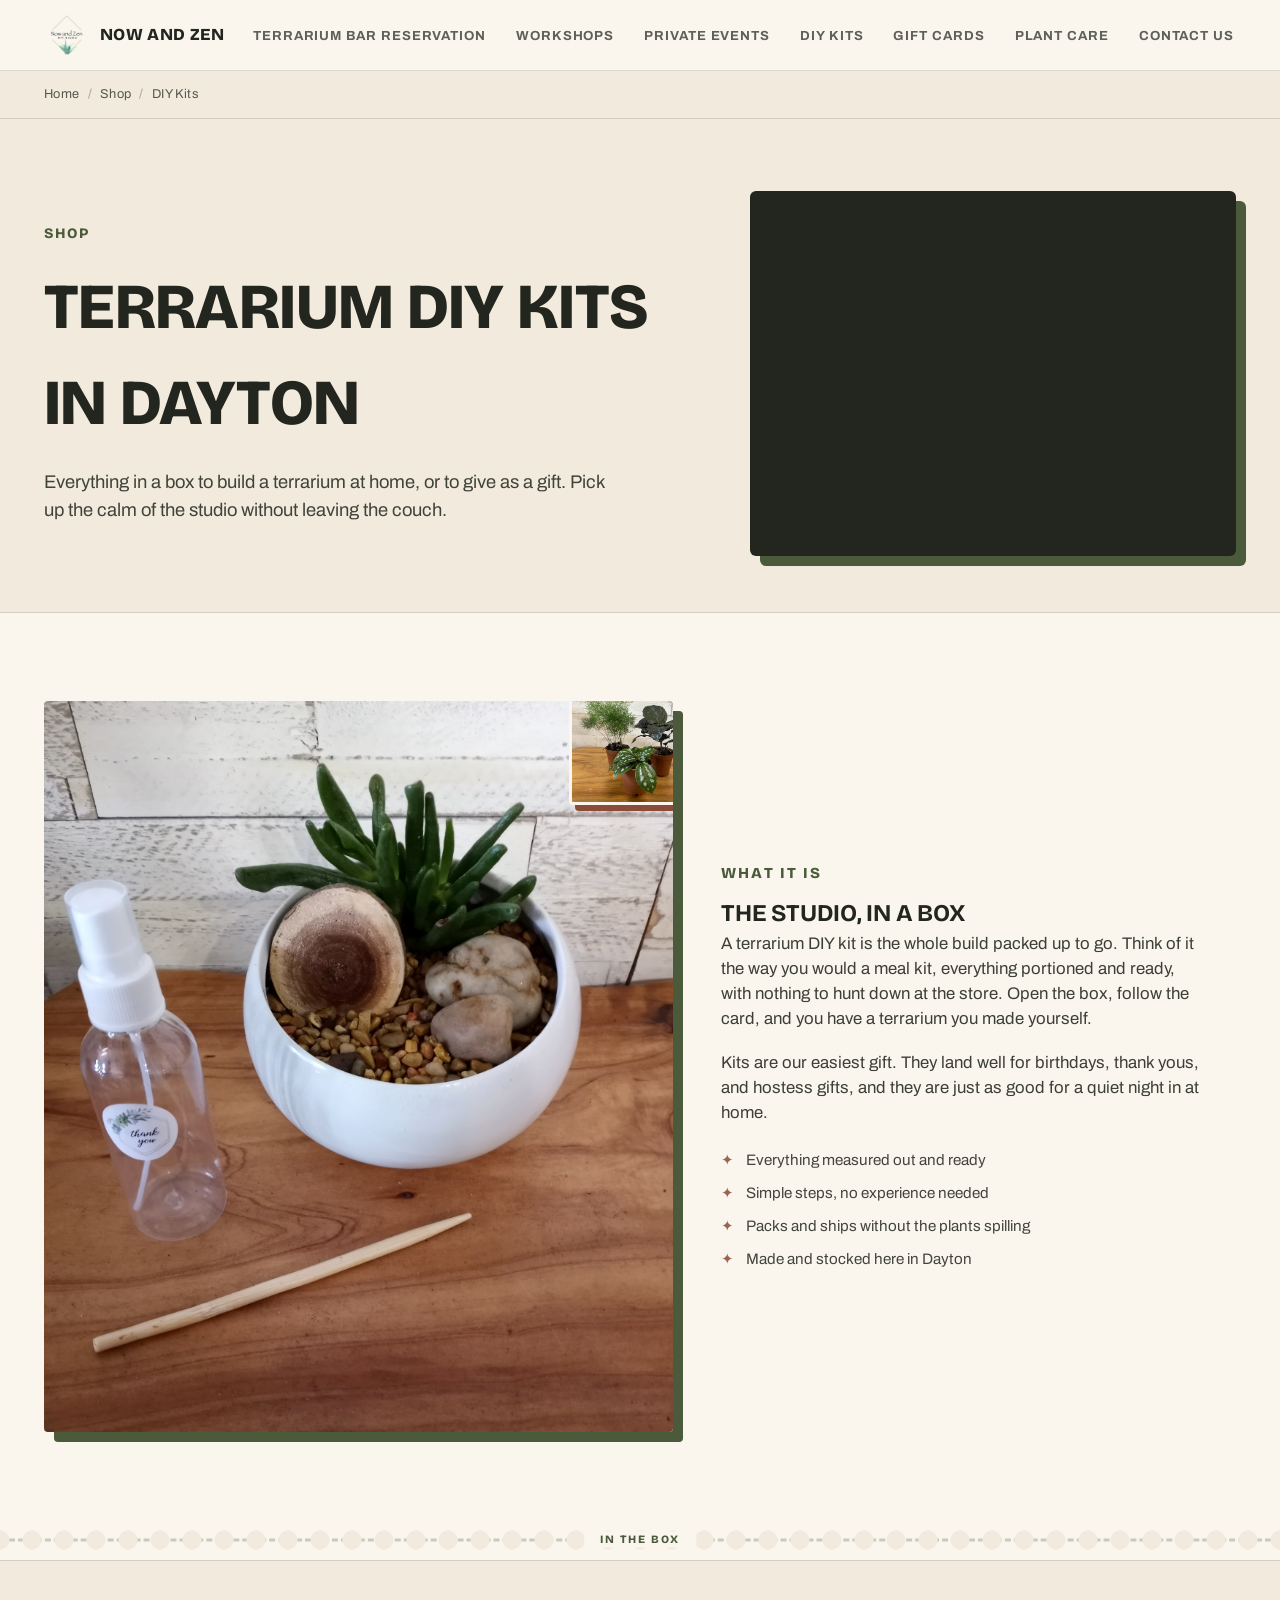
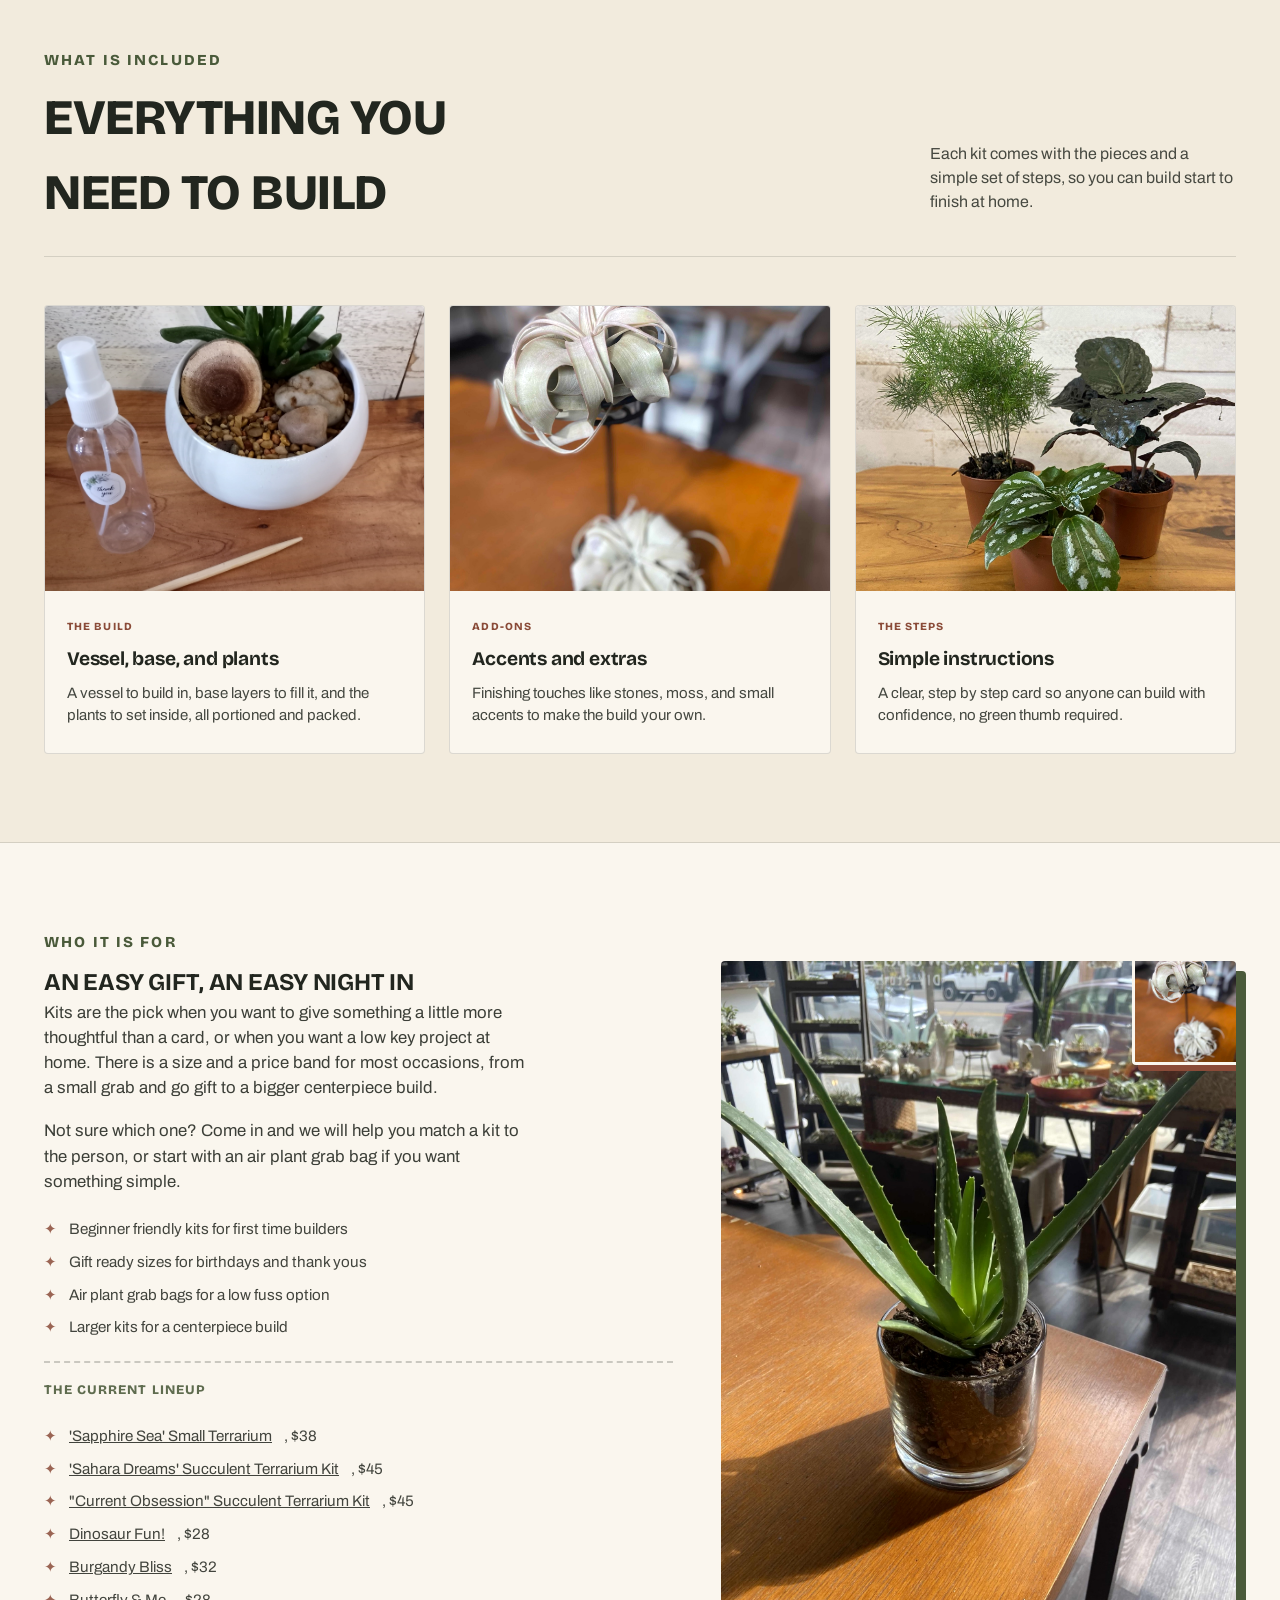
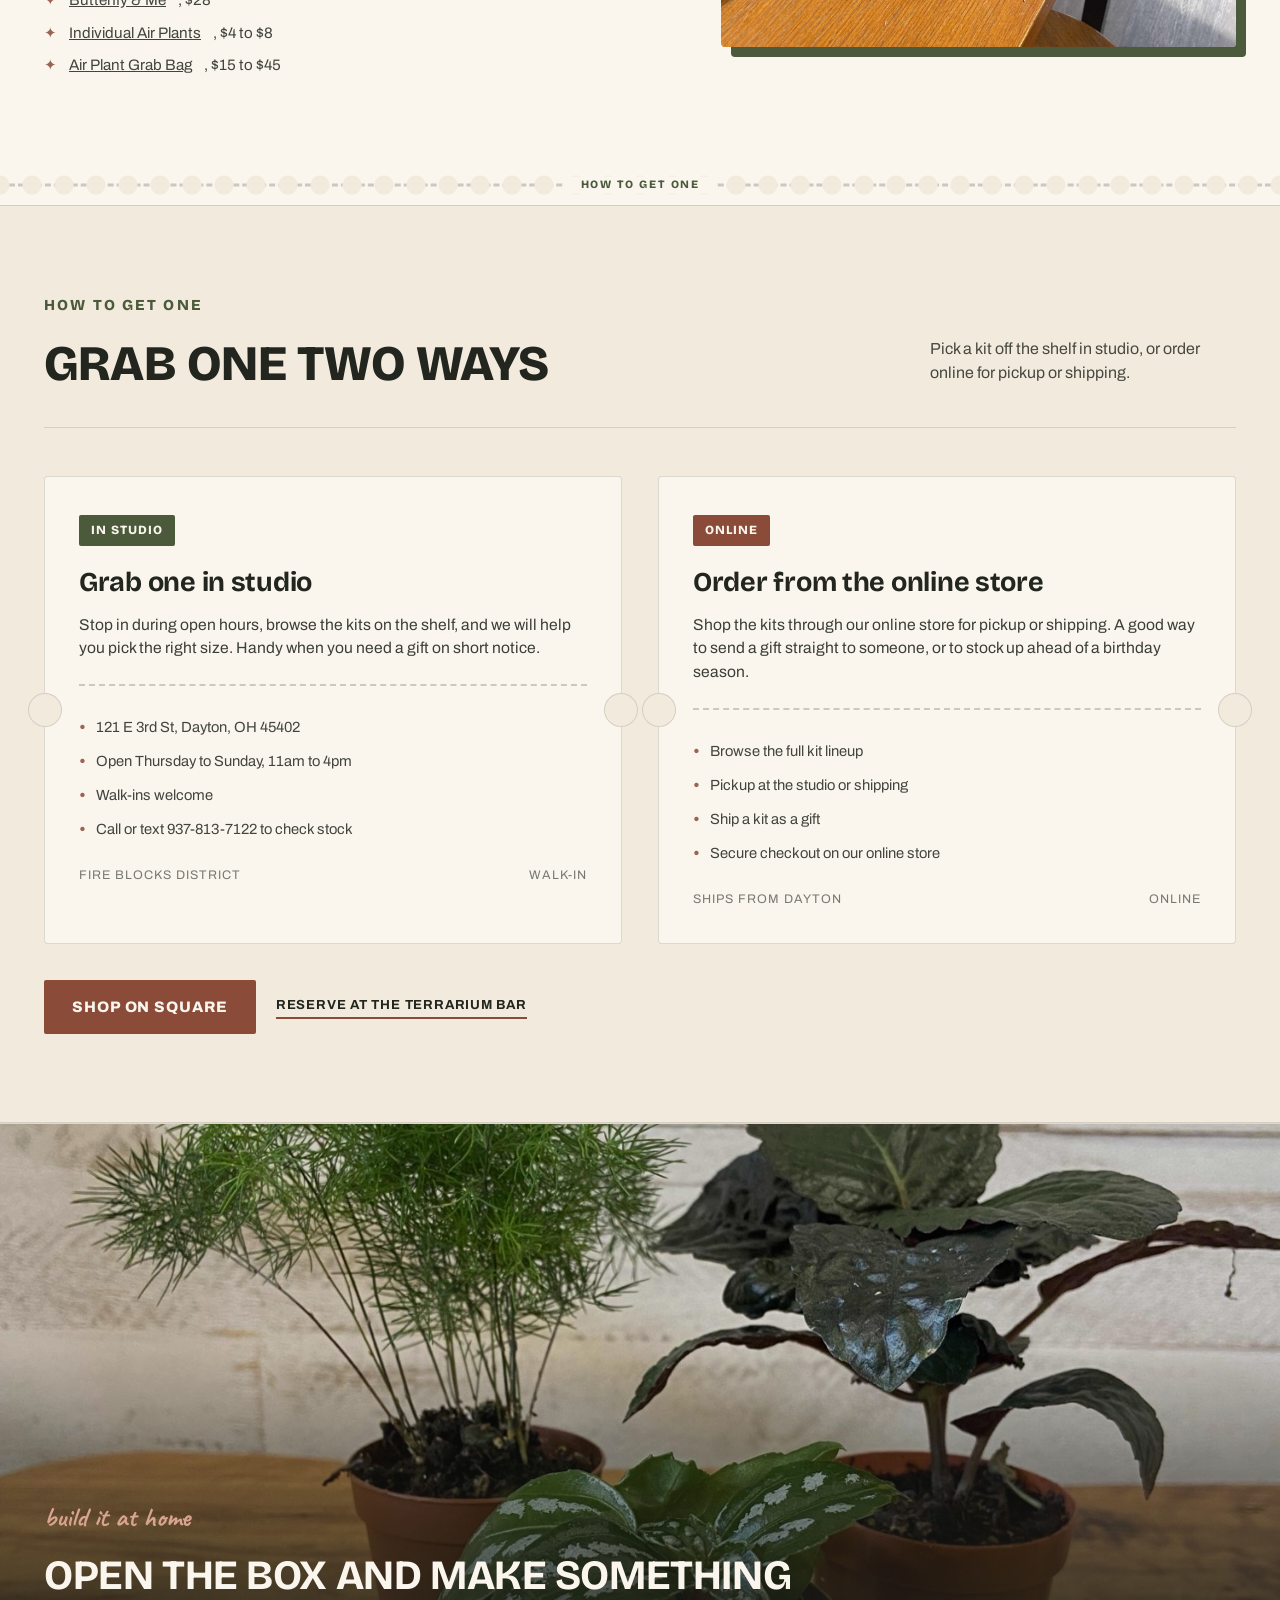
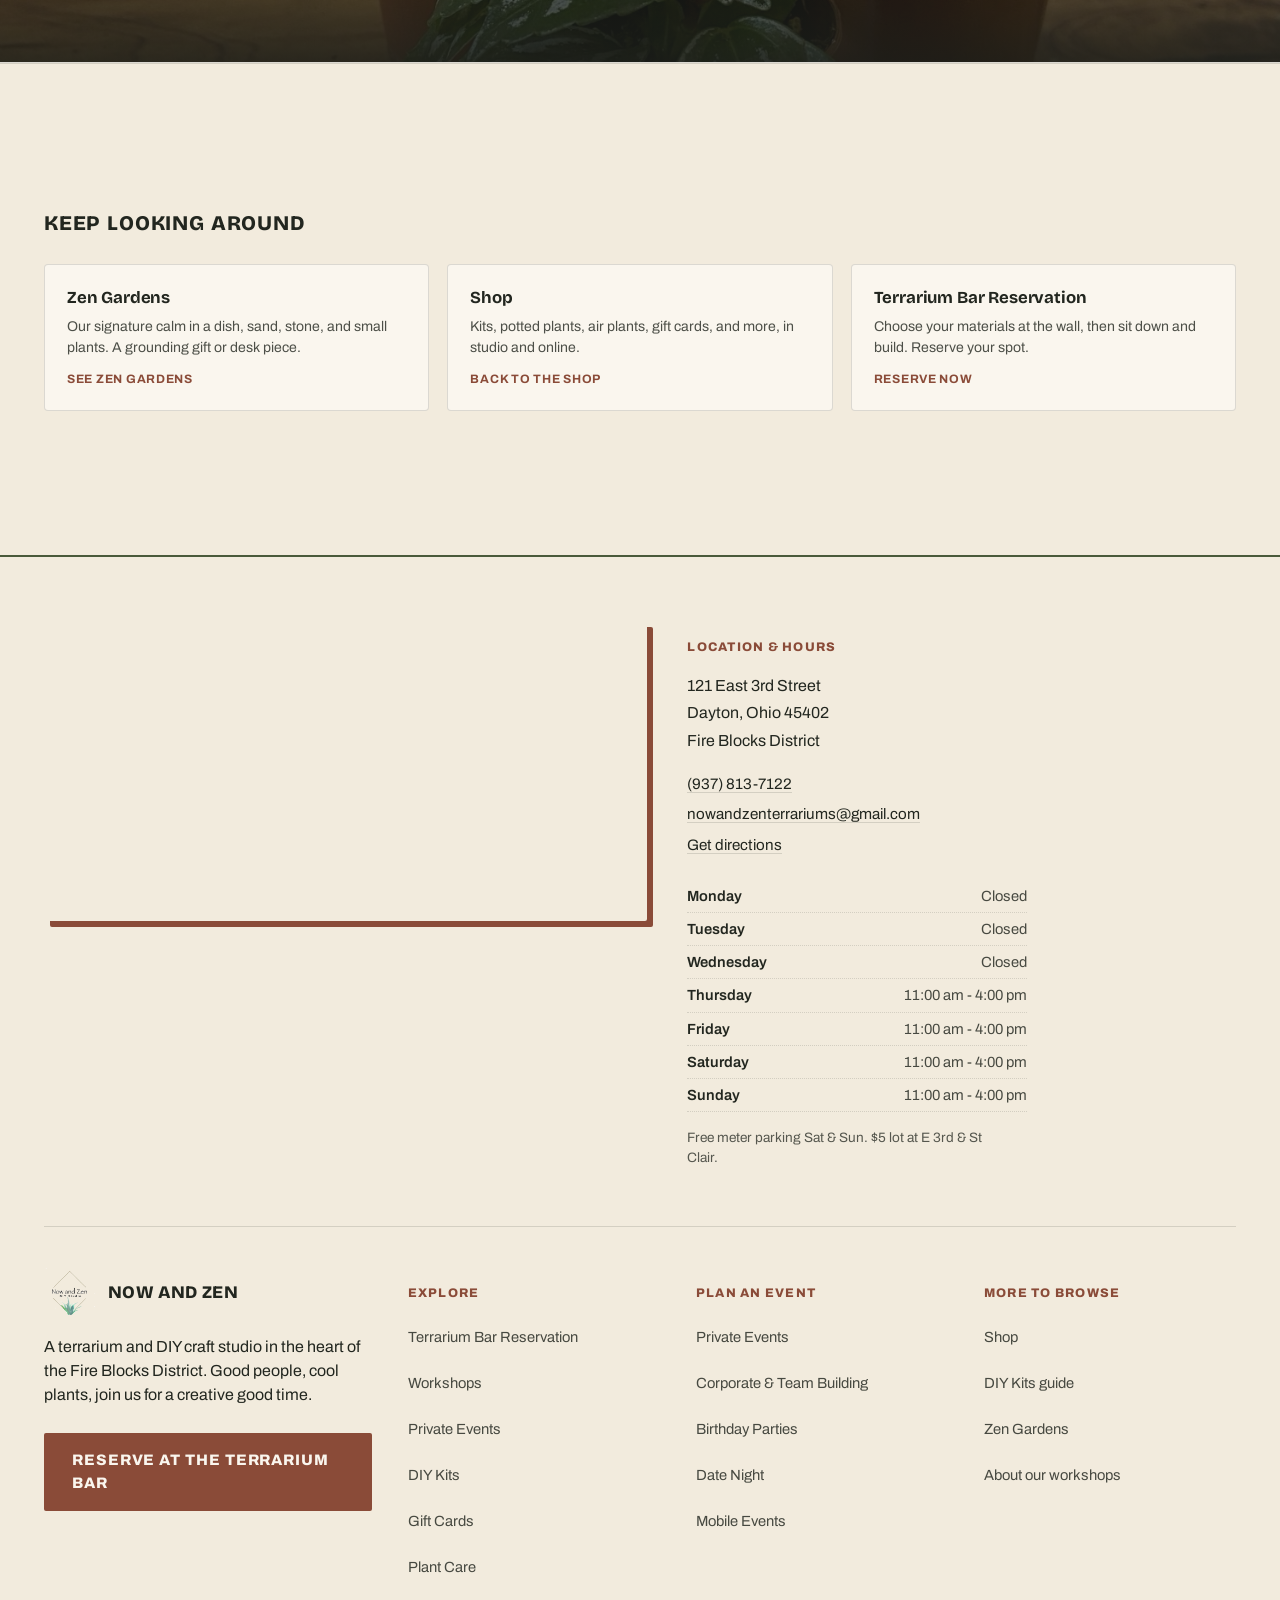
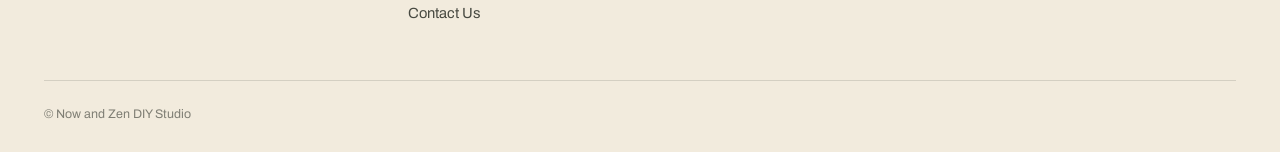
<file: diy-kits.html>
<!doctype html>
<html lang="en">
<head>
<meta charset="UTF-8">
<meta name="viewport" content="width=device-width, initial-scale=1.0">
<title>Terrarium DIY Kits in Dayton, Great Gifts | Now and Zen DIY Studio</title>
<meta name="description" content="Terrarium DIY kits from Now and Zen DIY Studio in Dayton, Ohio. Everything in a box to build at home or give as a gift, in a range of sizes and price bands. Shop in studio or online.">
<link rel="canonical" href="https://shopnowandzen.com/diy-kits.html">
<meta property="og:type" content="website">
<meta property="og:site_name" content="Now and Zen DIY Studio">
<meta property="og:title" content="Terrarium DIY Kits in Dayton, Great Gifts | Now and Zen DIY Studio">
<meta property="og:description" content="Everything in a box to build a terrarium at home or give as a gift. A range of sizes and price bands from Now and Zen DIY Studio in downtown Dayton, Ohio.">
<meta property="og:url" content="https://shopnowandzen.com/diy-kits.html">
<meta property="og:image" content="https://shopnowandzen.com/img/sahara-dreams-kit.jpg">
<meta name="twitter:card" content="summary_large_image">
<meta name="twitter:title" content="Terrarium DIY Kits in Dayton, Great Gifts | Now and Zen DIY Studio">
<meta name="twitter:description" content="Everything in a box to build a terrarium at home or give as a gift. From Now and Zen DIY Studio in downtown Dayton, Ohio.">
<meta name="twitter:image" content="https://shopnowandzen.com/img/sahara-dreams-kit.jpg">
<link rel="preconnect" href="https://fonts.googleapis.com">
<link rel="preconnect" href="https://fonts.gstatic.com" crossorigin>
<link href="https://fonts.googleapis.com/css2?family=Bricolage+Grotesque:opsz,wght@12..96,400;12..96,600;12..96,700;12..96,800&family=Archivo:wght@400;500;600;700;800&family=Caveat:wght@600;700&display=swap" rel="stylesheet">
<link rel="stylesheet" href="assets/styles.css">
<!-- Breadcrumb schema: Home > Shop > DIY Kits -->
<script type="application/ld+json">
{
  "@context": "https://schema.org",
  "@type": "BreadcrumbList",
  "itemListElement": [
    {"@type": "ListItem", "position": 1, "name": "Home", "item": "https://shopnowandzen.com/"},
    {"@type": "ListItem", "position": 2, "name": "Shop", "item": "https://shopnowandzen.com/shop.html"},
    {"@type": "ListItem", "position": 3, "name": "DIY Kits", "item": "https://shopnowandzen.com/diy-kits.html"}
  ]
}
</script>
<!-- Product schema. Price range confirmed 2026-07-18 against the current live store (shopnowandzen.com/diy-kits): 6 named kits from $28 to $45. -->
<script type="application/ld+json">
{
  "@context": "https://schema.org",
  "@type": "Product",
  "name": "Terrarium DIY Kit",
  "description": "A terrarium DIY kit from Now and Zen DIY Studio, everything you need in a box to build a terrarium at home or give as a gift. Available in a range of sizes in studio in downtown Dayton, Ohio, and through the online store.",
  "image": "https://shopnowandzen.com/img/sahara-dreams-kit.jpg",
  "category": "Terrarium DIY Kit",
  "brand": {
    "@type": "Brand",
    "name": "Now and Zen DIY Studio"
  },
  "offers": {
    "@type": "AggregateOffer",
    "priceCurrency": "USD",
    "lowPrice": "28",
    "highPrice": "45",
    "offerCount": "6",
    "url": "https://shopnowandzen.com/diy-kits.html"
  }
}
</script>
</head>
<body>

<a href="#main" class="skip-link">Skip to content</a>

<!-- ===== SHARED NAV (identical on every page; set aria-current per page) ===== -->
<header class="site-nav">
  <div class="nav-row wrap">
    <a href="index.html" class="nav-brand">
      <img src="img/logo-transparent.png" alt="Now and Zen DIY Studio logo">
      <span>Now and Zen</span>
    </a>
    <nav aria-label="Primary">
      <ul class="nav-links" id="navLinks">
        <li><a href="terrarium-bar-reservation.html">Terrarium Bar Reservation</a></li>
        <li><a href="https://booking.shopnowandzen.com/open-workshop" target="_blank" rel="noopener">Workshops</a></li>
        <li><a href="index.html#private-teaser">Private Events</a></li>
        <li><a href="https://booking.shopnowandzen.com/diy-kits" target="_blank" rel="noopener">DIY Kits</a></li>
        <li><a href="gift-cards.html">Gift Cards</a></li>
        <li><a href="plant-care.html">Plant Care</a></li>
        <li><a href="https://booking.shopnowandzen.com/contact-us" target="_blank" rel="noopener">Contact Us</a></li>
      </ul>
    </nav>
    <button class="nav-toggle" id="navToggle" aria-expanded="false" aria-controls="navLinks" aria-label="Toggle menu">&#9776;</button>
  </div>
</header>

<!-- ===== BREADCRUMB ===== -->
<nav class="breadcrumb" aria-label="Breadcrumb">
  <ol>
    <li><a href="index.html">Home</a></li>
    <li><a href="shop.html">Shop</a></li>
    <li>DIY Kits</li>
  </ol>
</nav>

<main id="main">

  <!-- PAGE HEADER -->
  <header class="page-header has-media">
    <div class="wrap">
      <div class="ph-text">
        <span class="eyebrow">Shop</span>
        <h1>Terrarium DIY Kits in Dayton</h1>
        <p>Everything in a box to build a terrarium at home, or to give as a gift. Pick up the calm of the studio without leaving the couch.</p>
      </div>
      <div class="ph-carousel">
        <img src="img/sahara-dreams-kit.jpg" alt="A boxed terrarium DIY kit ready to take home">
        <img src="img/closed-terrarium-selection.jpg" alt="A selection of closed glass terrariums">
        <img src="img/aloe-alone.jpg" alt="A potted plant styled in a vessel">
      </div>
    </div>
  </header>

  <!-- WHAT IT IS -->
  <section>
    <div class="wrap">
      <div class="space-block">
        <div class="space-photo">
          <img src="img/sahara-dreams-kit.jpg" alt="A boxed terrarium DIY kit from Now and Zen DIY Studio, ready to build at home or give as a gift">
          <div class="space-detail-float"><img src="img/closed-terrarium-selection.jpg" alt="A row of finished closed terrariums showing what a kit can make"></div>
        </div>
        <div class="space-copy">
          <span class="section-num">What it is</span>
          <h2>The studio, in a box</h2>
          <p>A terrarium DIY kit is the whole build packed up to go. Think of it the way you would a meal kit, everything portioned and ready, with nothing to hunt down at the store. Open the box, follow the card, and you have a terrarium you made yourself.</p>
          <p>Kits are our easiest gift. They land well for birthdays, thank yous, and hostess gifts, and they are just as good for a quiet night in at home.</p>
          <ul class="space-list">
            <li>Everything measured out and ready</li>
            <li>Simple steps, no experience needed</li>
            <li>Packs and ships without the plants spilling</li>
            <li>Made and stocked here in Dayton</li>
          </ul>
        </div>
      </div>
    </div>
  </section>

  <div class="perf-divider" aria-hidden="true"><span class="perf-label">In the box</span></div>

  <!-- WHAT IS INCLUDED -->
  <section class="bg-deep">
    <div class="wrap">
      <div class="section-head">
        <div>
          <span class="section-num">What is included</span>
          <h2 class="section-title">Everything you need to build</h2>
        </div>
        <p class="section-tag">Each kit comes with the pieces and a simple set of steps, so you can build start to finish at home.</p>
      </div>

      <!-- Kit lineup + prices confirmed 2026-07-18 against the live store, see the price list below. Still open: exactly what each kit includes and how sizes differ. -->
      <div class="features-grid">
        <article class="feature-card">
          <div class="feature-photo"><img src="img/sahara-dreams-kit.jpg" alt="A boxed terrarium kit with vessel, base layers, and plants packed together"></div>
          <div class="feature-body">
            <span class="feature-tag">The build</span>
            <h3>Vessel, base, and plants</h3>
            <p>A vessel to build in, base layers to fill it, and the plants to set inside, all portioned and packed.</p>
          </div>
        </article>

        <article class="feature-card">
          <div class="feature-photo"><img src="img/airplants-tall.jpg" alt="A cluster of air plants displayed together, the kind included in an air plant kit"></div>
          <div class="feature-body">
            <span class="feature-tag">Add-ons</span>
            <h3>Accents and extras</h3>
            <p>Finishing touches like stones, moss, and small accents to make the build your own. <!-- NEEDS (Paula): confirm which accents come standard vs. by kit. --></p>
          </div>
        </article>

        <article class="feature-card">
          <div class="feature-photo"><img src="img/closed-terrarium-selection.jpg" alt="Finished closed terrariums showing the result you build from the kit"></div>
          <div class="feature-body">
            <span class="feature-tag">The steps</span>
            <h3>Simple instructions</h3>
            <p>A clear, step by step card so anyone can build with confidence, no green thumb required.</p>
          </div>
        </article>
      </div>
    </div>
  </section>

  <!-- WHO IT IS FOR / PRICE BANDS -->
  <section>
    <div class="wrap">
      <div class="space-block">
        <div class="space-copy">
          <span class="section-num">Who it is for</span>
          <h2>An easy gift, an easy night in</h2>
          <p>Kits are the pick when you want to give something a little more thoughtful than a card, or when you want a low key project at home. There is a size and a price band for most occasions, from a small grab and go gift to a bigger centerpiece build.</p>
          <p>Not sure which one? Come in and we will help you match a kit to the person, or start with an air plant grab bag if you want something simple.</p>
          <ul class="space-list">
            <li>Beginner friendly kits for first time builders</li>
            <li>Gift ready sizes for birthdays and thank yous</li>
            <li>Air plant grab bags for a low fuss option</li>
            <li>Larger kits for a centerpiece build</li>
          </ul>
          <div class="ticket-tear" style="margin:22px 0 18px;"></div>
          <p style="font-family:'Bricolage Grotesque',sans-serif; font-weight:800; text-transform:uppercase; letter-spacing:0.08em; font-size:0.82rem; color:var(--olive); margin-bottom:12px;">The current lineup</p>
          <ul class="space-list">
            <li><a href="https://booking.shopnowandzen.com/product/-sapphire-sea-small-terrarium/1" target="_blank" rel="noopener">'Sapphire Sea' Small Terrarium</a>, $38</li>
            <li><a href="https://booking.shopnowandzen.com/product/-sahara-dreams-succulent-terrarium-kit/305" target="_blank" rel="noopener">'Sahara Dreams' Succulent Terrarium Kit</a>, $45</li>
            <li><a href="https://booking.shopnowandzen.com/product/-current-obsession-succulent-terrarium-kit/8" target="_blank" rel="noopener">"Current Obsession" Succulent Terrarium Kit</a>, $45</li>
            <li><a href="https://booking.shopnowandzen.com/product/dinosaur-fun-/Z3AI63P22QMHXIHNWQKO5G2H" target="_blank" rel="noopener">Dinosaur Fun!</a>, $28</li>
            <li><a href="https://booking.shopnowandzen.com/product/burgandy-bliss/4WVRHJLE4BR2WCW3FONBHQJN" target="_blank" rel="noopener">Burgandy Bliss</a>, $32</li>
            <li><a href="https://booking.shopnowandzen.com/product/butterfly-me/ITHCJECYFBVDNGOEBP4JXENK" target="_blank" rel="noopener">Butterfly &amp; Me</a>, $28</li>
            <li><a href="https://booking.shopnowandzen.com/product/individual-air-plants/241" target="_blank" rel="noopener">Individual Air Plants</a>, $4 to $8</li>
            <li><a href="https://booking.shopnowandzen.com/product/air-plant-grab-bag/19" target="_blank" rel="noopener">Air Plant Grab Bag</a>, $15 to $45</li>
          </ul>
        </div>
        <div class="space-photo">
          <img src="img/aloe-alone.jpg" alt="A potted plant styled in a decorative vessel, the kind of result a kit can create">
          <div class="space-detail-float"><img src="img/airplants-tall.jpg" alt="Air plants gathered together, sold as a low fuss grab bag"></div>
        </div>
      </div>
    </div>
  </section>

  <div class="perf-divider" aria-hidden="true"><span class="perf-label">How to get one</span></div>

  <!-- HOW TO GET ONE -->
  <section class="bg-deep">
    <div class="wrap">
      <div class="section-head">
        <div>
          <span class="section-num">How to get one</span>
          <h2 class="section-title">Grab one two ways</h2>
        </div>
        <p class="section-tag">Pick a kit off the shelf in studio, or order online for pickup or shipping.</p>
      </div>

      <div class="tier-grid">
        <article class="ticket">
          <span class="ticket-badge">In studio</span>
          <h3>Grab one in studio</h3>
          <p>Stop in during open hours, browse the kits on the shelf, and we will help you pick the right size. Handy when you need a gift on short notice.</p>
          <div class="ticket-tear"></div>
          <ul>
            <li>121 E 3rd St, Dayton, OH 45402</li>
            <li>Open Thursday to Sunday, 11am to 4pm</li>
            <li>Walk-ins welcome</li>
            <li>Call or text 937-813-7122 to check stock</li>
          </ul>
          <div class="ticket-foot"><span>Fire Blocks District</span><span>Walk-in</span></div>
        </article>

        <article class="ticket">
          <span class="ticket-badge alt">Online</span>
          <h3>Order from the online store</h3>
          <p>Shop the kits through our online store for pickup or shipping. A good way to send a gift straight to someone, or to stock up ahead of a birthday season.</p>
          <div class="ticket-tear"></div>
          <ul>
            <li>Browse the full kit lineup</li>
            <li>Pickup at the studio or shipping</li>
            <li>Ship a kit as a gift</li>
            <li>Secure checkout on our online store</li>
          </ul>
          <div class="ticket-foot"><span>Ships from Dayton</span><span>Online</span></div>
        </article>
      </div>

      <div style="margin-top:36px; display:flex; gap:20px; align-items:center; flex-wrap:wrap;">
        <a href="https://booking.shopnowandzen.com/diy-kits" class="btn-primary" target="_blank" rel="noopener">Shop on Square</a>
        <a href="terrarium-bar-reservation.html" class="btn-ghost"><span>Reserve at the Terrarium Bar</span></a>
      </div>
    </div>
  </section>

  <!-- MID-BLEED -->
  <section style="padding:0;">
    <div class="mid-bleed">
      <img src="img/closed-terrarium-selection.jpg" alt="A selection of finished closed terrariums lined up, the kind you build from a kit at home">
      <div class="mid-bleed-copy">
        <span class="accent-script">build it at home</span>
        <h2>Open the box and make something</h2>
      </div>
    </div>
  </section>

</main>

<!-- ===== RELATED LINKS ===== -->
<section class="related-band">
  <div class="wrap">
    <h2 class="related-head">Keep looking around</h2>
    <div class="related-grid">
      <a class="related-card" href="zen-gardens.html">
        <h3>Zen Gardens</h3>
        <p>Our signature calm in a dish, sand, stone, and small plants. A grounding gift or desk piece.</p>
        <span class="arrow">See Zen Gardens</span>
      </a>
      <a class="related-card" href="shop.html">
        <h3>Shop</h3>
        <p>Kits, potted plants, air plants, gift cards, and more, in studio and online.</p>
        <span class="arrow">Back to the shop</span>
      </a>
      <a class="related-card" href="terrarium-bar-reservation.html">
        <h3>Terrarium Bar Reservation</h3>
        <p>Choose your materials at the wall, then sit down and build. Reserve your spot.</p>
        <span class="arrow">Reserve now</span>
      </a>
    </div>
  </div>
</section>

<!-- ===== SHARED FOOTER (identical on every page) ===== -->
<footer class="site-footer">
  <div class="wrap">
    <!-- Location block per owner notes 2026-07-21 (slide 14): map, restructured hours,
         email + phone, free-meter parking kept. Replaces the old Visit page. -->
    <div class="footer-locate">
      <div class="footer-map">
        <iframe
          title="Map to Now and Zen DIY Studio, 121 E 3rd St, Dayton, Ohio"
          src="https://www.google.com/maps?q=121+E+3rd+St,+Dayton,+OH+45402&output=embed"
          width="100%" height="300" style="border:0;" loading="lazy"
          referrerpolicy="no-referrer-when-downgrade" allowfullscreen></iframe>
      </div>
      <div class="footer-locate-info">
        <h4>Location &amp; Hours</h4>
        <address>
          121 East 3rd Street<br>Dayton, Ohio 45402<br>Fire Blocks District
        </address>
        <p class="footer-contact">
          <a href="tel:+19378137122">(937) 813-7122</a><br>
          <a href="mailto:nowandzenterrariums@gmail.com">nowandzenterrariums@gmail.com</a><br>
          <a href="https://www.google.com/maps/dir/?api=1&amp;destination=121+E+3rd+St,+Dayton,+OH+45402" target="_blank" rel="noopener">Get directions</a>
        </p>
        <dl class="hours-list">
          <div><dt>Monday</dt><dd>Closed</dd></div>
          <div><dt>Tuesday</dt><dd>Closed</dd></div>
          <div><dt>Wednesday</dt><dd>Closed</dd></div>
          <div><dt>Thursday</dt><dd>11:00 am - 4:00 pm</dd></div>
          <div><dt>Friday</dt><dd>11:00 am - 4:00 pm</dd></div>
          <div><dt>Saturday</dt><dd>11:00 am - 4:00 pm</dd></div>
          <div><dt>Sunday</dt><dd>11:00 am - 4:00 pm</dd></div>
        </dl>
        <p class="footer-parking">Free meter parking Sat &amp; Sun. $5 lot at E 3rd &amp; St Clair.</p>
      </div>
    </div>

    <div class="footer-grid">
      <div>
        <div class="footer-brand">
          <img src="img/logo-transparent.png" alt="Now and Zen DIY Studio logo">
          <span>Now and Zen</span>
        </div>
        <p>A terrarium and DIY craft studio in the heart of the Fire Blocks District. Good people, cool plants, join us for a creative good time.</p>
        <a href="terrarium-bar-reservation.html" class="btn-primary" style="margin-top:10px;">Reserve at the Terrarium Bar</a>
      </div>
      <div class="footer-col">
        <h4>Explore</h4>
        <a href="terrarium-bar-reservation.html">Terrarium Bar Reservation</a>
        <a href="https://booking.shopnowandzen.com/open-workshop" target="_blank" rel="noopener">Workshops</a>
        <a href="index.html#private-teaser">Private Events</a>
        <a href="https://booking.shopnowandzen.com/diy-kits" target="_blank" rel="noopener">DIY Kits</a>
        <a href="gift-cards.html">Gift Cards</a>
        <a href="plant-care.html">Plant Care</a>
        <a href="https://booking.shopnowandzen.com/contact-us" target="_blank" rel="noopener">Contact Us</a>
      </div>
      <div class="footer-col">
        <h4>Plan an event</h4>
        <a href="private-events.html">Private Events</a>
        <a href="corporate-team-building.html">Corporate &amp; Team Building</a>
        <a href="birthday-parties.html">Birthday Parties</a>
        <a href="date-night.html">Date Night</a>
        <a href="mobile-events.html">Mobile Events</a>
      </div>
      <div class="footer-col">
        <h4>More to browse</h4>
        <a href="shop.html">Shop</a>
        <a href="diy-kits.html">DIY Kits guide</a>
        <a href="zen-gardens.html">Zen Gardens</a>
        <a href="workshops.html">About our workshops</a>
      </div>
    </div>
    <div class="footer-bottom">
      <span>&copy; Now and Zen DIY Studio</span>
    </div>
  </div>
</footer>

<script>
  /* mobile nav */
  (function(){
    var toggle=document.getElementById('navToggle'), links=document.getElementById('navLinks');
    if(!toggle||!links)return;
    toggle.addEventListener('click',function(){var o=links.classList.toggle('open');toggle.setAttribute('aria-expanded',o?'true':'false');});
    links.querySelectorAll('a').forEach(function(a){a.addEventListener('click',function(){links.classList.remove('open');toggle.setAttribute('aria-expanded','false');});});
  })();
  /* scroll reveal */
  (function(){
    var els=document.querySelectorAll('.reveal-on-scroll'); if(!els.length)return;
    var reduce=window.matchMedia&&window.matchMedia('(prefers-reduced-motion: reduce)').matches;
    if(reduce||!('IntersectionObserver'in window)){els.forEach(function(e){e.classList.add('is-visible');});return;}
    var ob=new IntersectionObserver(function(en){en.forEach(function(e){if(e.isIntersecting){e.target.classList.add('is-visible');ob.unobserve(e.target);}});},{threshold:0.3});
    els.forEach(function(e){ob.observe(e);});
  })();
</script>
</body>
</html>
</file>
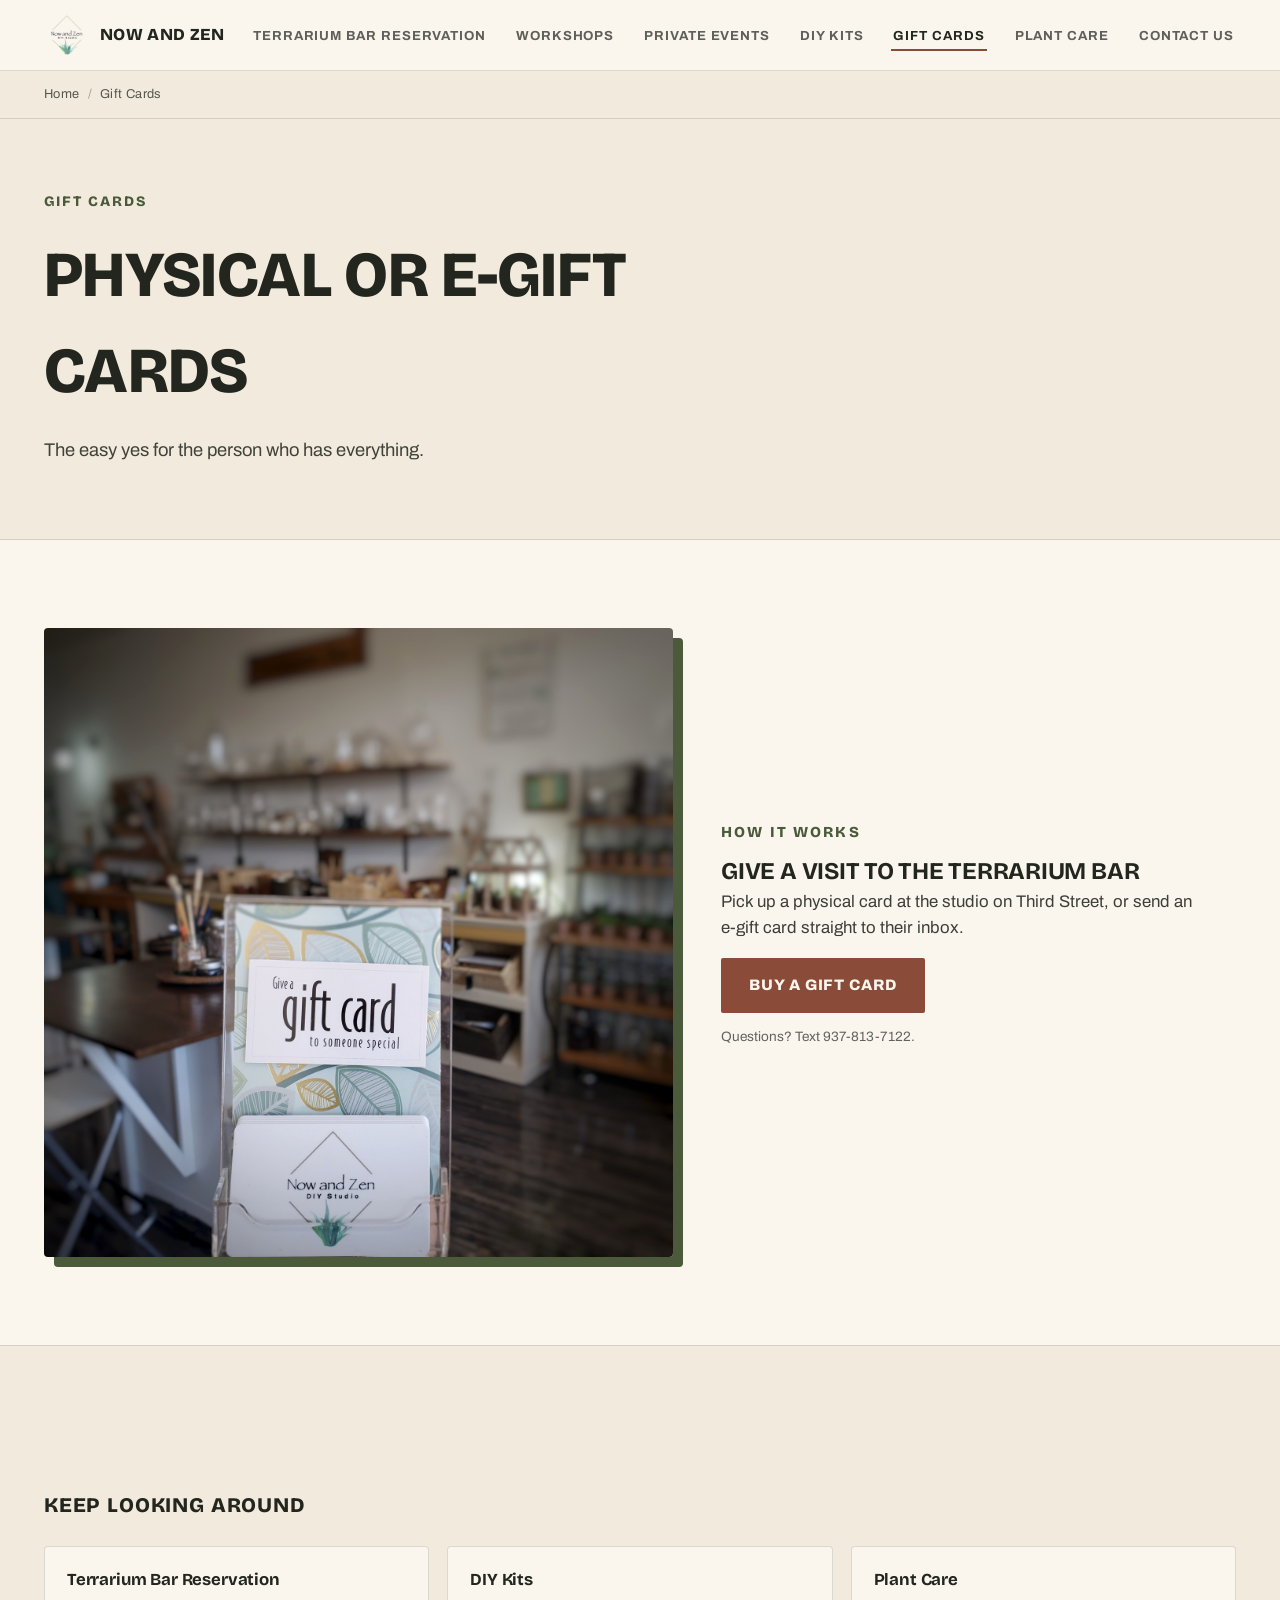
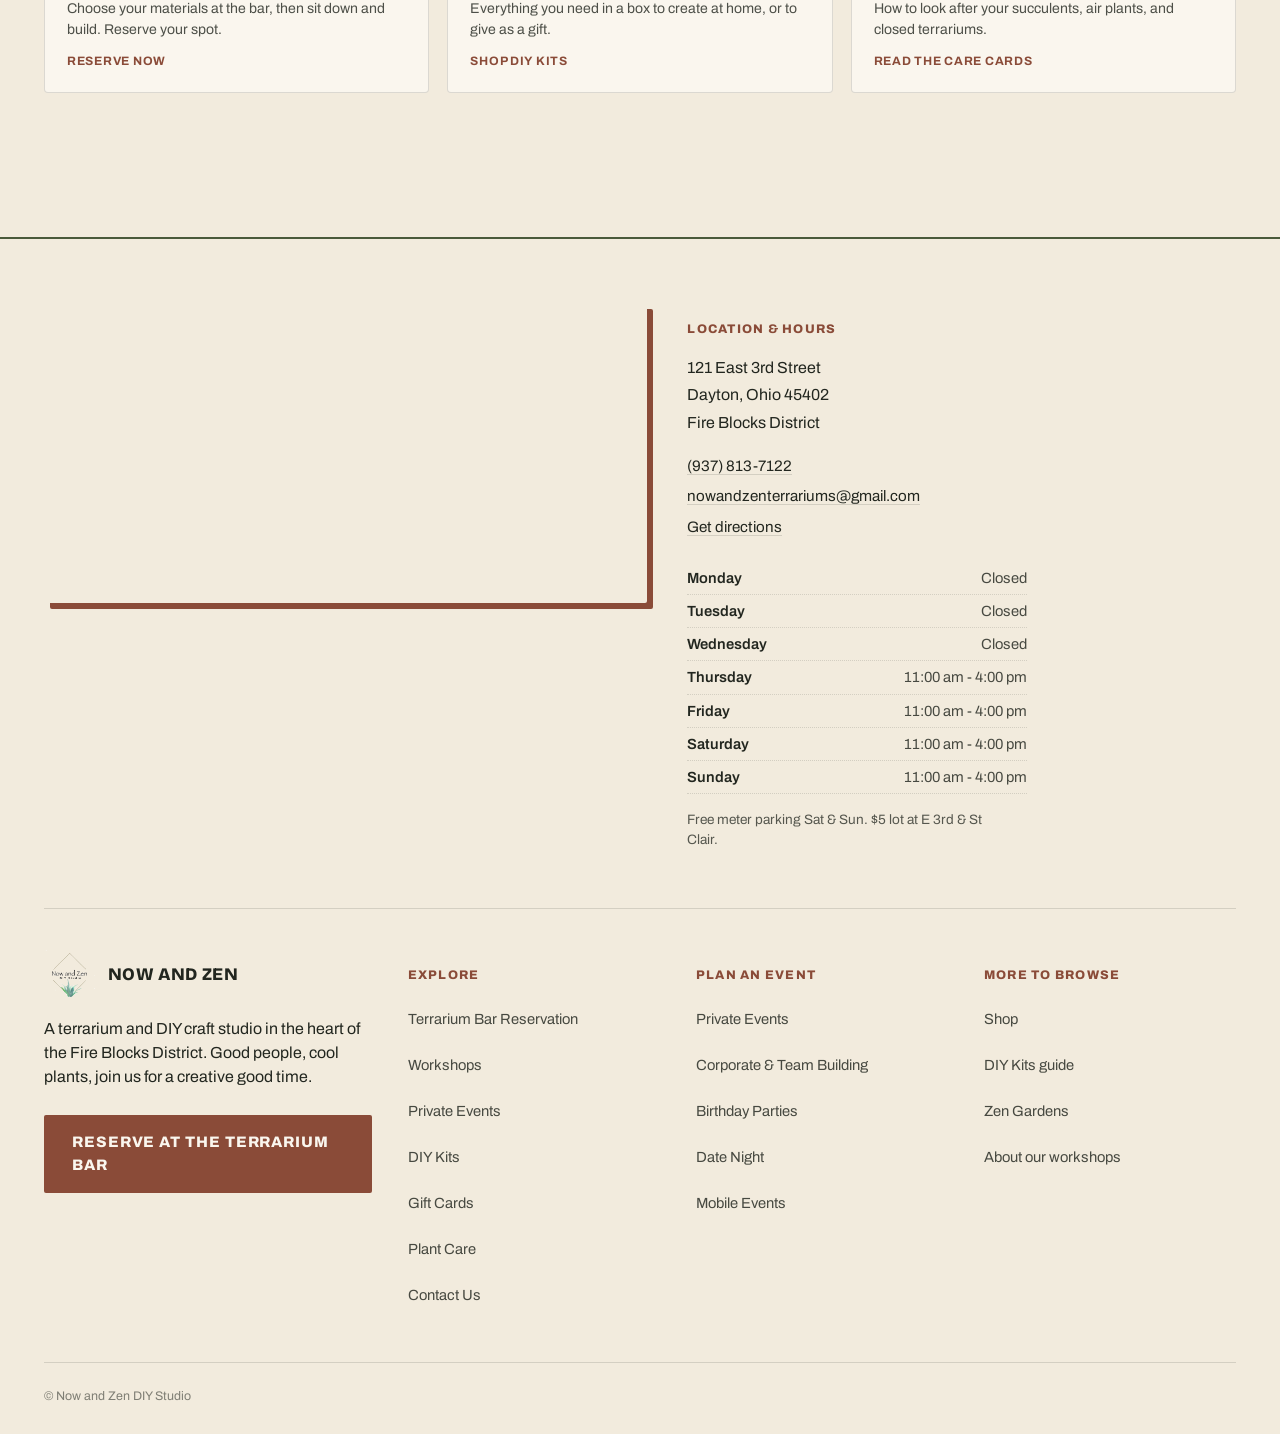
<file: gift-cards.html>
<!doctype html>
<html lang="en">
<head>
<meta charset="UTF-8">
<meta name="viewport" content="width=device-width, initial-scale=1.0">
<title>Gift Cards | Now and Zen DIY Studio, Dayton</title>
<meta name="description" content="Physical and e-gift cards for Now and Zen DIY Studio in downtown Dayton. Good toward terrarium building at the Terrarium Bar, workshops, DIY kits, plants, and more.">
<link rel="canonical" href="https://shopnowandzen.com/gift-cards.html">
<meta property="og:type" content="website">
<meta property="og:site_name" content="Now and Zen DIY Studio">
<meta property="og:title" content="Gift Cards | Now and Zen DIY Studio, Dayton">
<meta property="og:description" content="Physical and e-gift cards for Now and Zen DIY Studio in downtown Dayton. Good toward terrarium building at the Terrarium Bar, workshops, DIY kits, plants, and more.">
<meta property="og:url" content="https://shopnowandzen.com/gift-cards.html">
<meta property="og:image" content="https://shopnowandzen.com/img/everyday-gift-cards.jpg">
<meta name="twitter:card" content="summary_large_image">
<meta name="twitter:title" content="Gift Cards | Now and Zen DIY Studio, Dayton">
<meta name="twitter:description" content="Physical and e-gift cards for Now and Zen DIY Studio in downtown Dayton. Good toward terrarium building at the Terrarium Bar, workshops, DIY kits, plants, and more.">
<meta name="twitter:image" content="https://shopnowandzen.com/img/everyday-gift-cards.jpg">
<link rel="preconnect" href="https://fonts.googleapis.com">
<link rel="preconnect" href="https://fonts.gstatic.com" crossorigin>
<link href="https://fonts.googleapis.com/css2?family=Bricolage+Grotesque:opsz,wght@12..96,400;12..96,600;12..96,700;12..96,800&family=Archivo:wght@400;500;600;700;800&family=Caveat:wght@600;700&display=swap" rel="stylesheet">
<link rel="stylesheet" href="assets/styles.css">
<script type="application/ld+json">
{
  "@context": "https://schema.org",
  "@type": "BreadcrumbList",
  "itemListElement": [
    {"@type": "ListItem", "position": 1, "name": "Home", "item": "https://shopnowandzen.com/"},
    {"@type": "ListItem", "position": 2, "name": "Gift Cards", "item": "https://shopnowandzen.com/gift-cards.html"}
  ]
}
</script>
</head>
<body>

<a href="#main" class="skip-link">Skip to content</a>

<!-- ===== SHARED NAV (identical on every page; set aria-current per page) ===== -->
<header class="site-nav">
  <div class="nav-row wrap">
    <a href="index.html" class="nav-brand">
      <img src="img/logo-transparent.png" alt="Now and Zen DIY Studio logo">
      <span>Now and Zen</span>
    </a>
    <nav aria-label="Primary">
      <ul class="nav-links" id="navLinks">
        <li><a href="terrarium-bar-reservation.html">Terrarium Bar Reservation</a></li>
        <li><a href="https://booking.shopnowandzen.com/open-workshop" target="_blank" rel="noopener">Workshops</a></li>
        <li><a href="index.html#private-teaser">Private Events</a></li>
        <li><a href="https://booking.shopnowandzen.com/diy-kits" target="_blank" rel="noopener">DIY Kits</a></li>
        <li><a href="gift-cards.html" aria-current="page">Gift Cards</a></li>
        <li><a href="plant-care.html">Plant Care</a></li>
        <li><a href="https://booking.shopnowandzen.com/contact-us" target="_blank" rel="noopener">Contact Us</a></li>
      </ul>
    </nav>
    <button class="nav-toggle" id="navToggle" aria-expanded="false" aria-controls="navLinks" aria-label="Toggle menu">&#9776;</button>
  </div>
</header>

<!-- ===== BREADCRUMB ===== -->
<nav class="breadcrumb" aria-label="Breadcrumb">
  <ol>
    <li><a href="index.html">Home</a></li>
    <li>Gift Cards</li>
  </ol>
</nav>

<main id="main">

  <header class="page-header">
    <div class="wrap">
      <div class="ph-text">
        <span class="eyebrow">Gift cards</span>
        <h1>Physical or e-gift cards</h1>
        <p>The easy yes for the person who has everything.</p>
      </div>
    </div>
  </header>

  <section>
    <div class="wrap">
      <div class="space-block">
        <div class="space-photo">
          <img src="img/everyday-gift-cards.jpg" alt="A Now and Zen gift card display standing on a table in the studio">
        </div>
        <div class="space-copy">
          <span class="section-num">How it works</span>
          <h2>Give a visit to the Terrarium Bar</h2>
          <p>Pick up a physical card at the studio on Third Street, or send an e-gift card straight to their inbox.</p>
          <!-- Real gift-card purchase URL confirmed by Paula 2026-07-24, replacing the store-root
               placeholder. Nav/footer "Gift Cards" links stay pointed at this own page, unchanged. -->
          <a href="https://booking.shopnowandzen.com/s/gift-cards" target="_blank" rel="noopener" class="btn-primary">Buy a gift card</a>
          <p style="font-size:0.85rem; opacity:0.7; margin-top:14px;">Questions? Text 937-813-7122.</p>
        </div>
      </div>
    </div>
  </section>

</main>

<section class="related-band">
  <div class="wrap">
    <h2 class="related-head">Keep looking around</h2>
    <div class="related-grid">
      <a class="related-card" href="terrarium-bar-reservation.html">
        <h3>Terrarium Bar Reservation</h3>
        <p>Choose your materials at the bar, then sit down and build. Reserve your spot.</p>
        <span class="arrow">Reserve now</span>
      </a>
      <a class="related-card" href="https://booking.shopnowandzen.com/diy-kits" target="_blank" rel="noopener">
        <h3>DIY Kits</h3>
        <p>Everything you need in a box to create at home, or to give as a gift.</p>
        <span class="arrow">Shop DIY kits</span>
      </a>
      <a class="related-card" href="plant-care.html">
        <h3>Plant Care</h3>
        <p>How to look after your succulents, air plants, and closed terrariums.</p>
        <span class="arrow">Read the care cards</span>
      </a>
    </div>
  </div>
</section>

<footer class="site-footer">
  <div class="wrap">
    <!-- Location block per owner notes 2026-07-21 (slide 14): map, restructured hours,
         email + phone, free-meter parking kept. Replaces the old Visit page. -->
    <div class="footer-locate">
      <div class="footer-map">
        <iframe
          title="Map to Now and Zen DIY Studio, 121 E 3rd St, Dayton, Ohio"
          src="https://www.google.com/maps?q=121+E+3rd+St,+Dayton,+OH+45402&output=embed"
          width="100%" height="300" style="border:0;" loading="lazy"
          referrerpolicy="no-referrer-when-downgrade" allowfullscreen></iframe>
      </div>
      <div class="footer-locate-info">
        <h4>Location &amp; Hours</h4>
        <address>
          121 East 3rd Street<br>Dayton, Ohio 45402<br>Fire Blocks District
        </address>
        <p class="footer-contact">
          <a href="tel:+19378137122">(937) 813-7122</a><br>
          <a href="mailto:nowandzenterrariums@gmail.com">nowandzenterrariums@gmail.com</a><br>
          <a href="https://www.google.com/maps/dir/?api=1&amp;destination=121+E+3rd+St,+Dayton,+OH+45402" target="_blank" rel="noopener">Get directions</a>
        </p>
        <dl class="hours-list">
          <div><dt>Monday</dt><dd>Closed</dd></div>
          <div><dt>Tuesday</dt><dd>Closed</dd></div>
          <div><dt>Wednesday</dt><dd>Closed</dd></div>
          <div><dt>Thursday</dt><dd>11:00 am - 4:00 pm</dd></div>
          <div><dt>Friday</dt><dd>11:00 am - 4:00 pm</dd></div>
          <div><dt>Saturday</dt><dd>11:00 am - 4:00 pm</dd></div>
          <div><dt>Sunday</dt><dd>11:00 am - 4:00 pm</dd></div>
        </dl>
        <p class="footer-parking">Free meter parking Sat &amp; Sun. $5 lot at E 3rd &amp; St Clair.</p>
      </div>
    </div>

    <div class="footer-grid">
      <div>
        <div class="footer-brand">
          <img src="img/logo-transparent.png" alt="Now and Zen DIY Studio logo">
          <span>Now and Zen</span>
        </div>
        <p>A terrarium and DIY craft studio in the heart of the Fire Blocks District. Good people, cool plants, join us for a creative good time.</p>
        <a href="terrarium-bar-reservation.html" class="btn-primary" style="margin-top:10px;">Reserve at the Terrarium Bar</a>
      </div>
      <div class="footer-col">
        <h4>Explore</h4>
        <a href="terrarium-bar-reservation.html">Terrarium Bar Reservation</a>
        <a href="https://booking.shopnowandzen.com/open-workshop" target="_blank" rel="noopener">Workshops</a>
        <a href="index.html#private-teaser">Private Events</a>
        <a href="https://booking.shopnowandzen.com/diy-kits" target="_blank" rel="noopener">DIY Kits</a>
        <a href="gift-cards.html">Gift Cards</a>
        <a href="plant-care.html">Plant Care</a>
        <a href="https://booking.shopnowandzen.com/contact-us" target="_blank" rel="noopener">Contact Us</a>
      </div>
      <div class="footer-col">
        <h4>Plan an event</h4>
        <a href="private-events.html">Private Events</a>
        <a href="corporate-team-building.html">Corporate &amp; Team Building</a>
        <a href="birthday-parties.html">Birthday Parties</a>
        <a href="date-night.html">Date Night</a>
        <a href="mobile-events.html">Mobile Events</a>
      </div>
      <div class="footer-col">
        <h4>More to browse</h4>
        <a href="shop.html">Shop</a>
        <a href="diy-kits.html">DIY Kits guide</a>
        <a href="zen-gardens.html">Zen Gardens</a>
        <a href="workshops.html">About our workshops</a>
      </div>
    </div>
    <div class="footer-bottom">
      <span>&copy; Now and Zen DIY Studio</span>
    </div>
  </div>
</footer>

<script>
  /* mobile nav */
  (function(){
    var toggle=document.getElementById('navToggle'), links=document.getElementById('navLinks');
    if(!toggle||!links)return;
    toggle.addEventListener('click',function(){var o=links.classList.toggle('open');toggle.setAttribute('aria-expanded',o?'true':'false');});
    links.querySelectorAll('a').forEach(function(a){a.addEventListener('click',function(){links.classList.remove('open');toggle.setAttribute('aria-expanded','false');});});
  })();
  /* scroll reveal */
  (function(){
    var els=document.querySelectorAll('.reveal-on-scroll'); if(!els.length)return;
    var reduce=window.matchMedia&&window.matchMedia('(prefers-reduced-motion: reduce)').matches;
    if(reduce||!('IntersectionObserver'in window)){els.forEach(function(e){e.classList.add('is-visible');});return;}
    var ob=new IntersectionObserver(function(en){en.forEach(function(e){if(e.isIntersecting){e.target.classList.add('is-visible');ob.unobserve(e.target);}});},{threshold:0.3});
    els.forEach(function(e){ob.observe(e);});
  })();
</script>
</body>
</html>
</file>
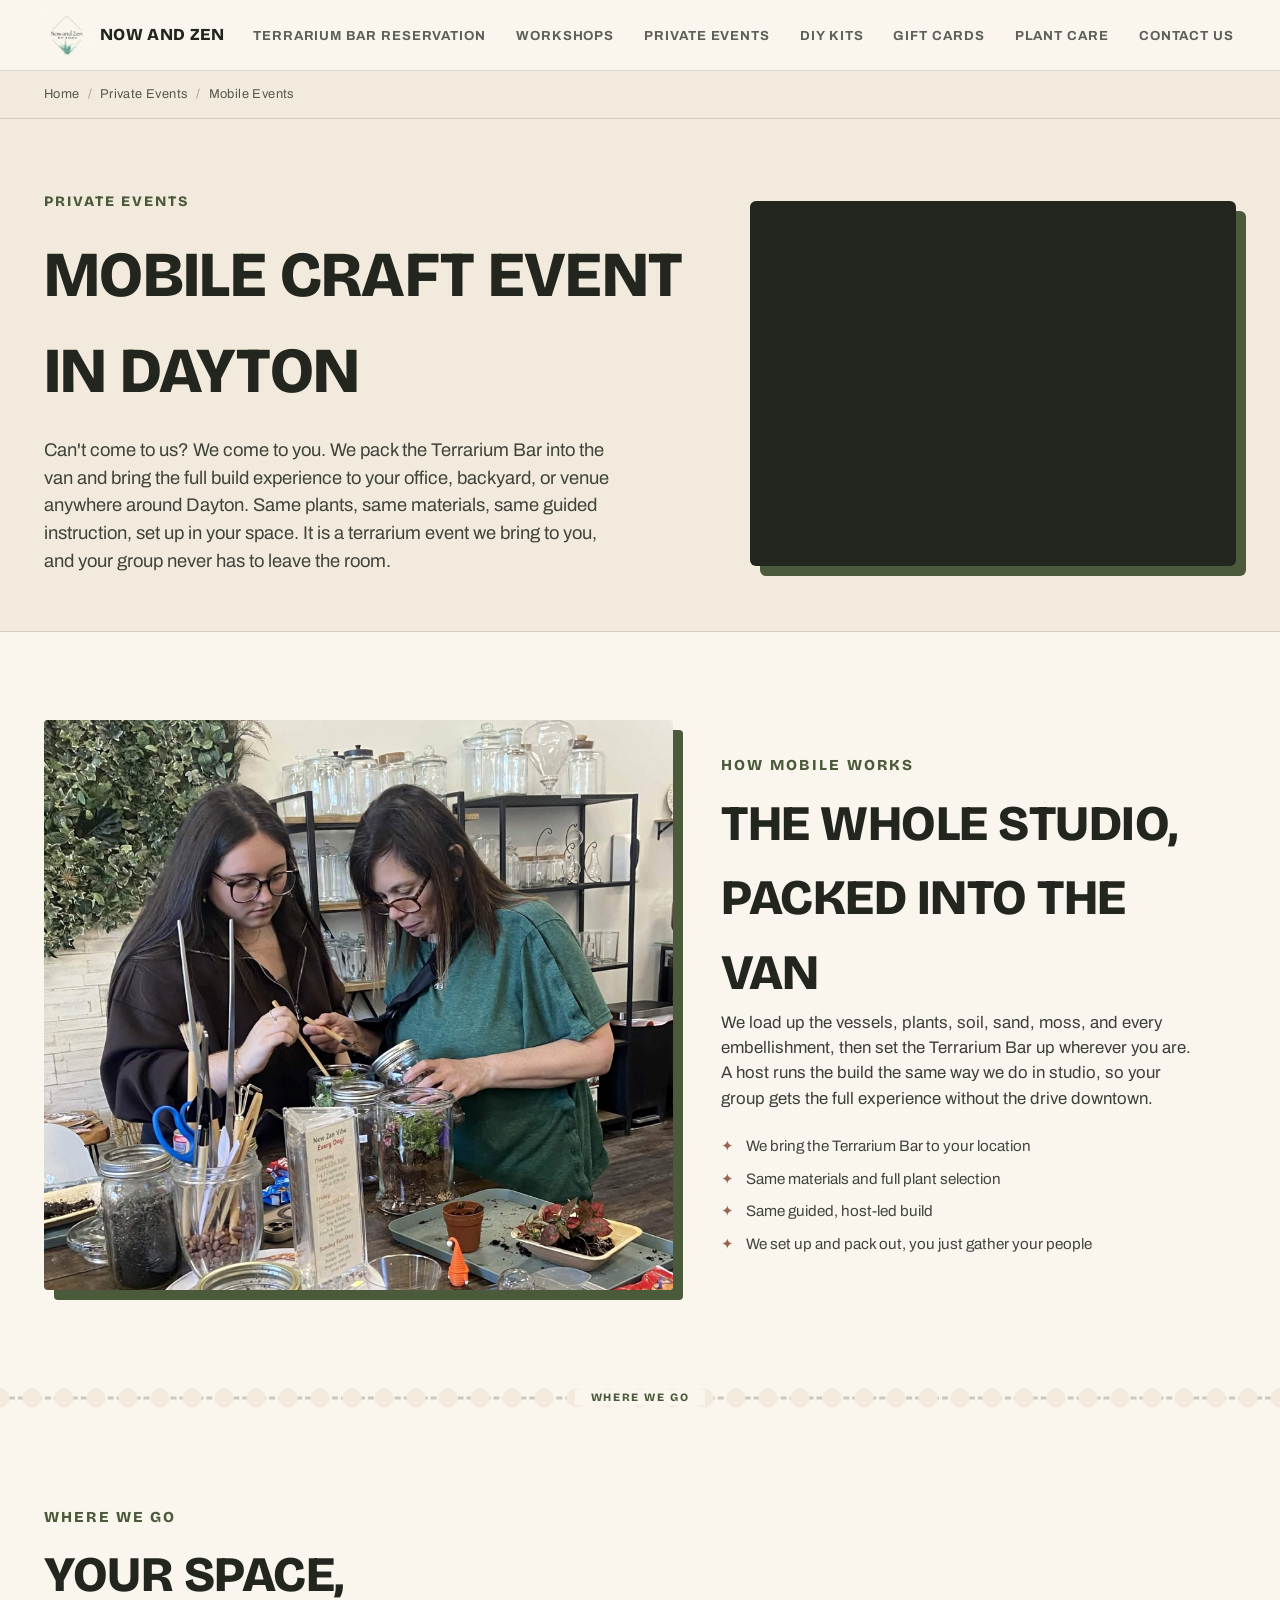
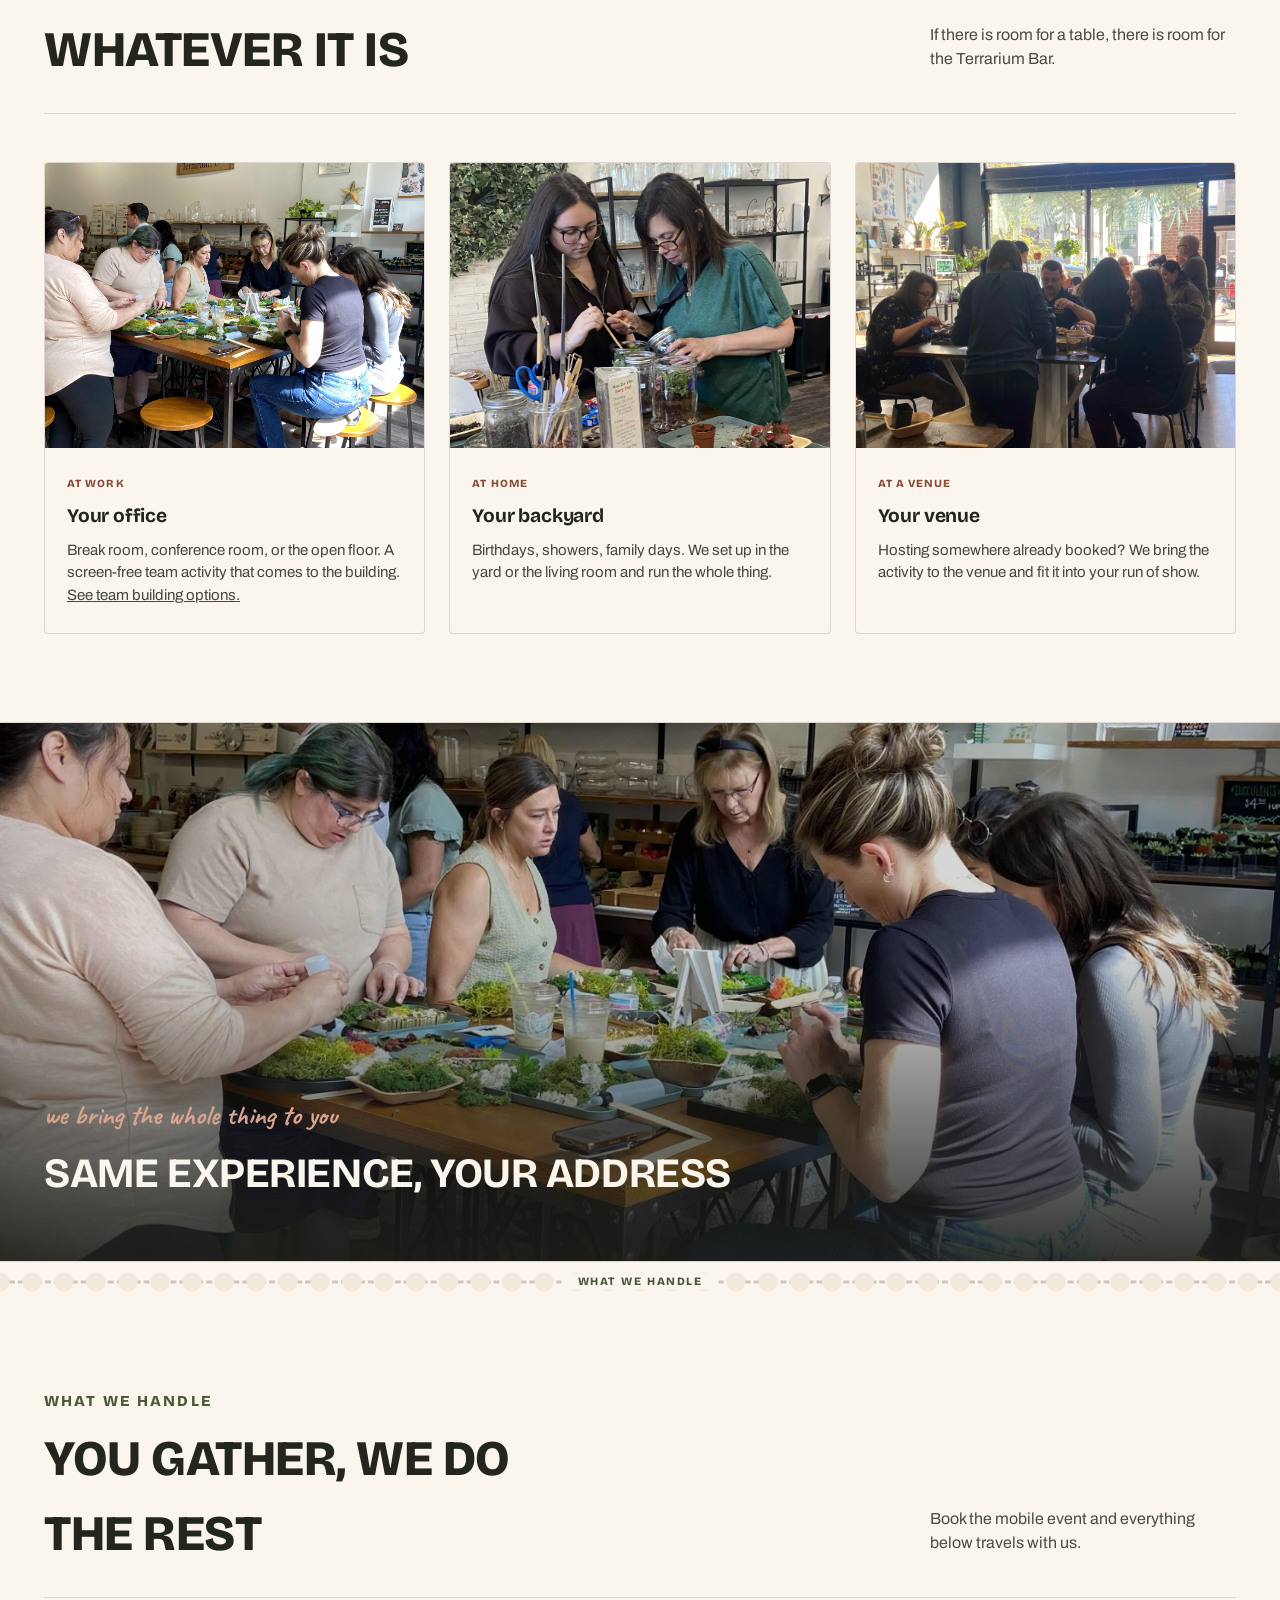
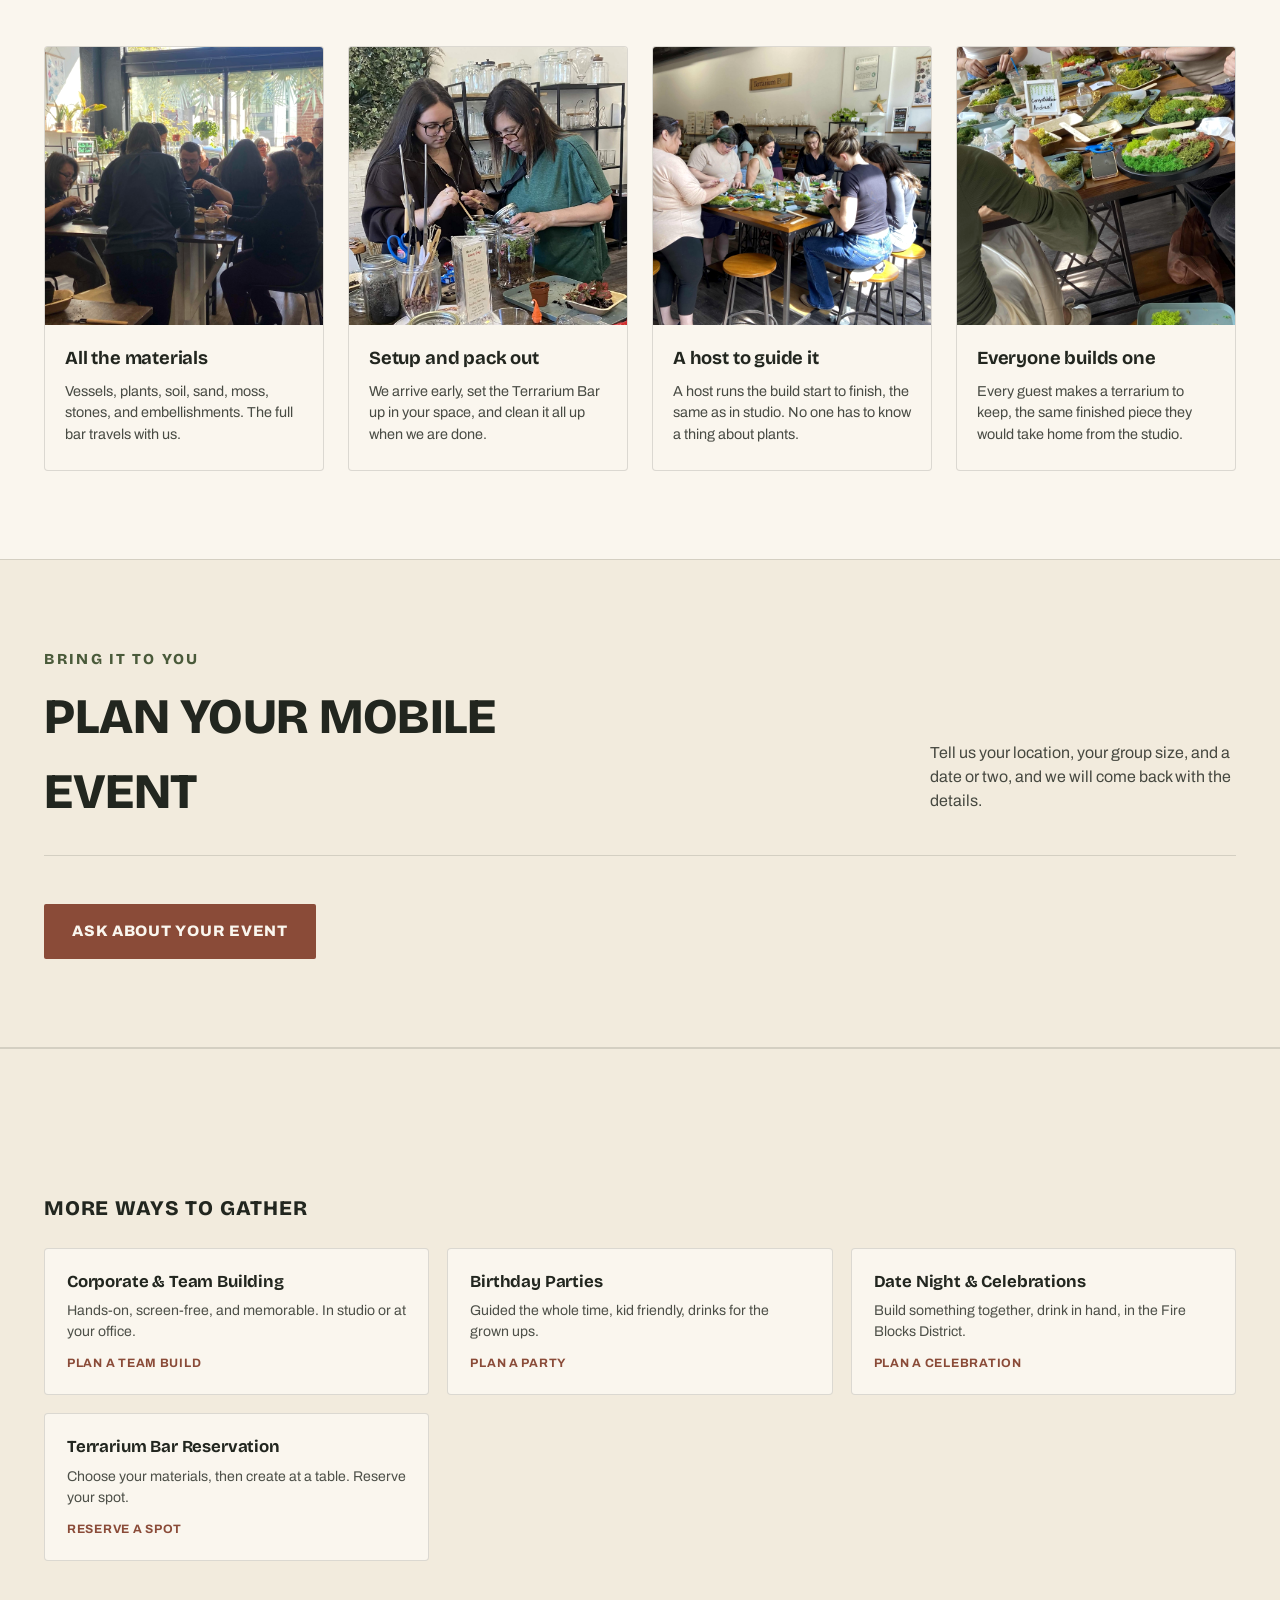
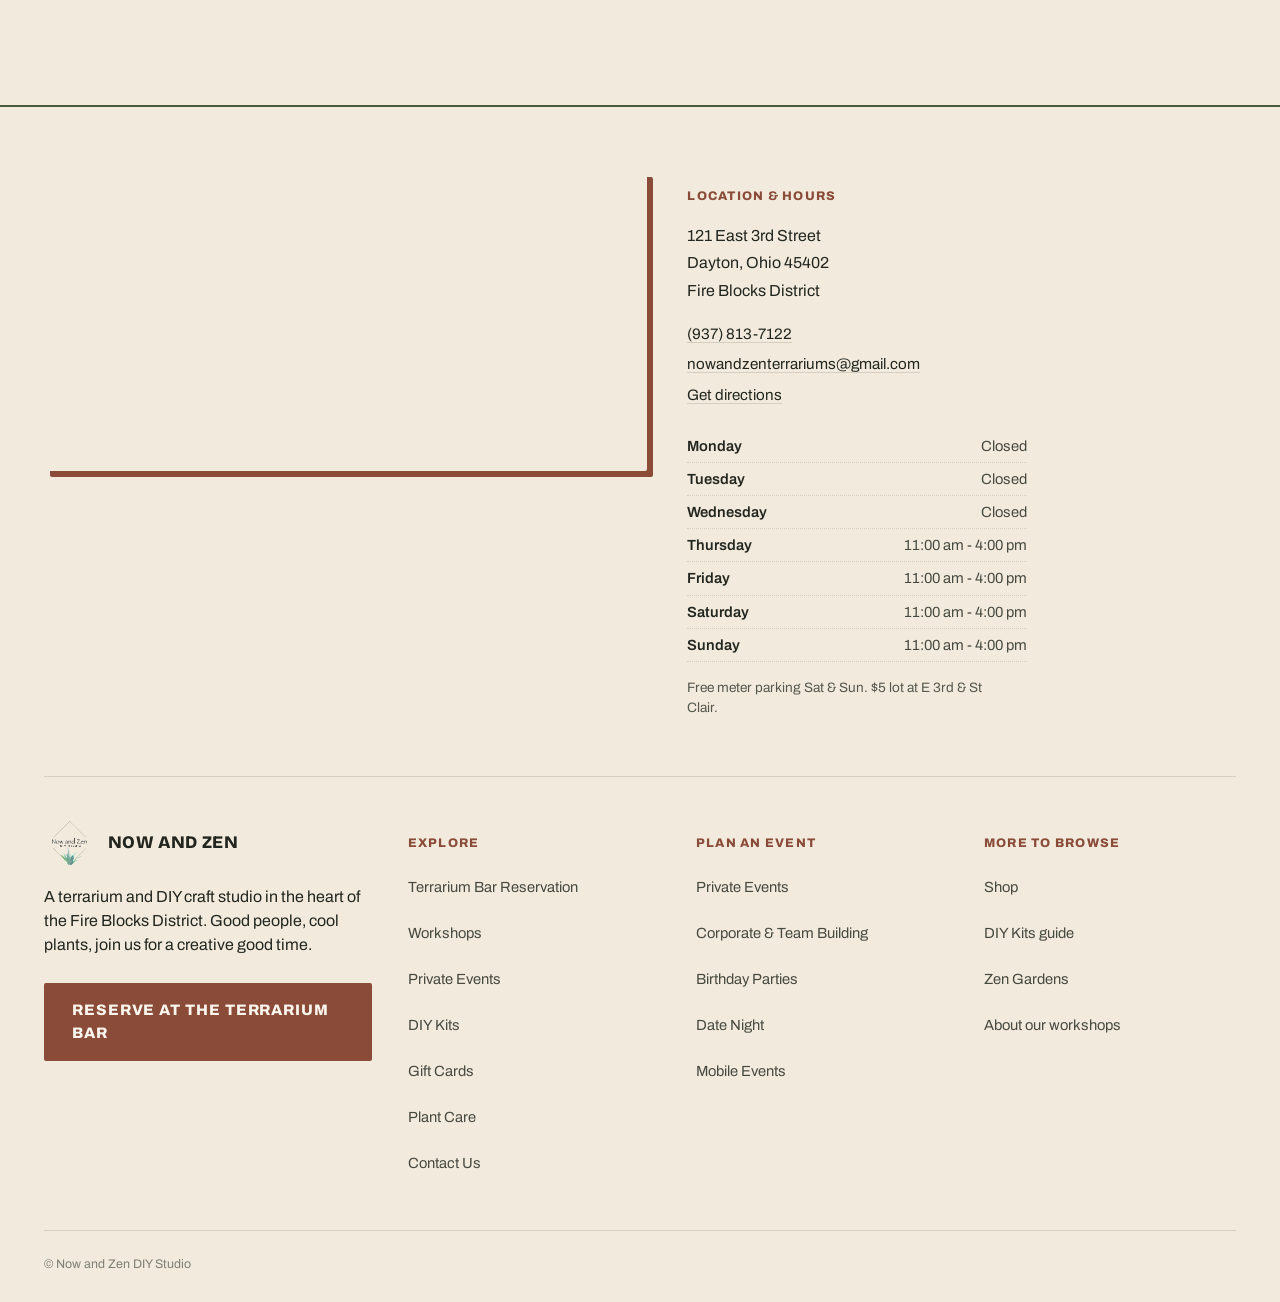
<file: mobile-events.html>
<!doctype html>
<html lang="en">
<head>
<meta charset="UTF-8">
<meta name="viewport" content="width=device-width, initial-scale=1.0">
<title>Mobile Craft Event in Dayton | Now and Zen DIY Studio</title>
<meta name="description" content="A mobile craft event in Dayton, Ohio. We pack the Terrarium Bar into the van and bring the full terrarium event to your office, backyard, or venue. A terrarium event we come to you.">
<link rel="canonical" href="https://shopnowandzen.com/mobile-events.html">
<meta property="og:type" content="website">
<meta property="og:site_name" content="Now and Zen DIY Studio">
<meta property="og:title" content="Mobile Craft Event in Dayton | Now and Zen DIY Studio">
<meta property="og:description" content="We pack the Terrarium Bar into the van and bring the full terrarium event to your office, backyard, or venue in Dayton, Ohio. A terrarium event we come to you.">
<meta property="og:url" content="https://shopnowandzen.com/mobile-events.html">
<meta property="og:image" content="https://shopnowandzen.com/img/mday-family.jpg">
<meta name="twitter:card" content="summary_large_image">
<meta name="twitter:title" content="Mobile Craft Event in Dayton | Now and Zen DIY Studio">
<meta name="twitter:description" content="We bring the full terrarium event to your office, backyard, or venue in Dayton, Ohio.">
<meta name="twitter:image" content="https://shopnowandzen.com/img/mday-family.jpg">
<link rel="preconnect" href="https://fonts.googleapis.com">
<link rel="preconnect" href="https://fonts.gstatic.com" crossorigin>
<link href="https://fonts.googleapis.com/css2?family=Bricolage+Grotesque:opsz,wght@12..96,400;12..96,600;12..96,700;12..96,800&family=Archivo:wght@400;500;600;700;800&family=Caveat:wght@600;700&display=swap" rel="stylesheet">
<link rel="stylesheet" href="assets/styles.css">
<!-- BreadcrumbList + Service schema. Only confirmed facts asserted; unconfirmed values flagged NEEDS. -->
<script type="application/ld+json">
{
  "@context": "https://schema.org",
  "@type": "BreadcrumbList",
  "itemListElement": [
    {"@type": "ListItem", "position": 1, "name": "Home", "item": "https://shopnowandzen.com/"},
    {"@type": "ListItem", "position": 2, "name": "Private Events", "item": "https://shopnowandzen.com/private-events.html"},
    {"@type": "ListItem", "position": 3, "name": "Mobile Events", "item": "https://shopnowandzen.com/mobile-events.html"}
  ]
}
</script>
<script type="application/ld+json">
{
  "@context": "https://schema.org",
  "@type": "Service",
  "serviceType": "Mobile Craft Event",
  "name": "Mobile Events at Now and Zen DIY Studio",
  "description": "A mobile terrarium craft event in Dayton, Ohio. We pack the Terrarium Bar into the van and bring the full build experience to your office, backyard, or venue, with the same materials and guided instruction.",
  "provider": {
    "@type": "LocalBusiness",
    "@id": "https://shopnowandzen.com/#business",
    "name": "Now and Zen DIY Studio",
    "telephone": "+1-937-813-7122",
    "email": "nowandzenterrariums@gmail.com",
    "address": {
      "@type": "PostalAddress",
      "streetAddress": "121 E 3rd St",
      "addressLocality": "Dayton",
      "addressRegion": "OH",
      "postalCode": "45402",
      "addressCountry": "US"
    }
  },
  "areaServed": [
    {"@type": "City", "name": "Dayton"},
    {"@type": "AdministrativeArea", "name": "Montgomery County, Ohio"}
  ]
}
</script>
</head>
<body>

<a href="#main" class="skip-link">Skip to content</a>

<!-- ===== SHARED NAV (identical on every page; set aria-current per page) ===== -->
<header class="site-nav">
  <div class="nav-row wrap">
    <a href="index.html" class="nav-brand">
      <img src="img/logo-transparent.png" alt="Now and Zen DIY Studio logo">
      <span>Now and Zen</span>
    </a>
    <nav aria-label="Primary">
      <ul class="nav-links" id="navLinks">
        <li><a href="terrarium-bar-reservation.html">Terrarium Bar Reservation</a></li>
        <li><a href="https://booking.shopnowandzen.com/open-workshop" target="_blank" rel="noopener">Workshops</a></li>
        <li><a href="index.html#private-teaser">Private Events</a></li>
        <li><a href="https://booking.shopnowandzen.com/diy-kits" target="_blank" rel="noopener">DIY Kits</a></li>
        <li><a href="gift-cards.html">Gift Cards</a></li>
        <li><a href="plant-care.html">Plant Care</a></li>
        <li><a href="https://booking.shopnowandzen.com/contact-us" target="_blank" rel="noopener">Contact Us</a></li>
      </ul>
    </nav>
    <button class="nav-toggle" id="navToggle" aria-expanded="false" aria-controls="navLinks" aria-label="Toggle menu">&#9776;</button>
  </div>
</header>

<!-- ===== BREADCRUMB ===== -->
<nav class="breadcrumb" aria-label="Breadcrumb">
  <ol>
    <li><a href="index.html">Home</a></li>
    <li><a href="private-events.html">Private Events</a></li>
    <li>Mobile Events</li>
  </ol>
</nav>

<main id="main">

  <!-- PAGE HEADER -->
  <section class="page-header has-media">
    <div class="wrap">
      <div class="ph-text">
        <span class="eyebrow">Private events</span>
        <h1>Mobile craft event in Dayton</h1>
        <p>Can't come to us? We come to you. We pack the Terrarium Bar into the van and bring the full build experience to your office, backyard, or venue anywhere around Dayton. Same plants, same materials, same guided instruction, set up in your space. It is a terrarium event we bring to you, and your group never has to leave the room.</p>
      </div>
      <div class="ph-carousel">
        <img src="img/group-working.jpg" alt="A group building terrariums together at an offsite event">
        <img src="img/table-shot.jpg" alt="A table set with plants and terrarium building supplies">
        <img src="img/studio-wide.jpg" alt="A full room of guests building terrariums together">
      </div>
    </div>
  </section>

  <!-- HOW IT WORKS -->
  <section id="how">
    <div class="wrap">
      <div class="space-block">
        <div class="space-photo">
          <img src="img/mday-family.jpg" alt="A family building terrariums together at a mobile event brought to them by Now and Zen DIY Studio">
        </div>
        <div class="space-copy">
          <span class="section-num">How mobile works</span>
          <h2 class="section-title">The whole studio, packed into the van</h2>
          <p>We load up the vessels, plants, soil, sand, moss, and every embellishment, then set the Terrarium Bar up wherever you are. A host runs the build the same way we do in studio, so your group gets the full experience without the drive downtown.</p>
          <ul class="space-list">
            <li>We bring the Terrarium Bar to your location</li>
            <li>Same materials and full plant selection</li>
            <li>Same guided, host-led build</li>
            <li>We set up and pack out, you just gather your people</li>
          </ul>
        </div>
      </div>
    </div>
  </section>

  <div class="perf-divider" aria-hidden="true"><span class="perf-label">Where we go</span></div>

  <!-- WHERE WE GO -->
  <section id="where">
    <div class="wrap">
      <div class="section-head">
        <div>
          <span class="section-num">Where we go</span>
          <h2 class="section-title">Your space, whatever it is</h2>
        </div>
        <p class="section-tag">If there is room for a table, there is room for the Terrarium Bar.</p>
      </div>

      <div class="features-grid">
        <article class="feature-card">
          <div class="feature-photo"><img src="img/group-working.jpg" alt="Coworkers building terrariums at a mobile event set up in an office"></div>
          <div class="feature-body">
            <span class="feature-tag">At work</span>
            <h3>Your office</h3>
            <p>Break room, conference room, or the open floor. A screen-free team activity that comes to the building. <a href="corporate-team-building.html">See team building options.</a></p>
          </div>
        </article>
        <article class="feature-card">
          <div class="feature-photo"><img src="img/mday-family.jpg" alt="A backyard mobile terrarium event with a group gathered around a table"></div>
          <div class="feature-body">
            <span class="feature-tag">At home</span>
            <h3>Your backyard</h3>
            <p>Birthdays, showers, family days. We set up in the yard or the living room and run the whole thing.</p>
          </div>
        </article>
        <article class="feature-card">
          <div class="feature-photo"><img src="img/table-shot.jpg" alt="A mobile terrarium bar set up on a table at a venue with materials laid out"></div>
          <div class="feature-body">
            <span class="feature-tag">At a venue</span>
            <h3>Your venue</h3>
            <p>Hosting somewhere already booked? We bring the activity to the venue and fit it into your run of show.</p>
          </div>
        </article>
      </div>
    </div>
  </section>

  <!-- MID-BLEED -->
  <section style="padding:0;">
    <div class="mid-bleed">
      <img src="img/group-working.jpg" alt="A full group building terrariums together at a mobile event away from the studio">
      <div class="mid-bleed-copy">
        <span class="accent-script">we bring the whole thing to you</span>
        <h2>Same experience, your address</h2>
      </div>
    </div>
  </section>

  <div class="perf-divider" aria-hidden="true"><span class="perf-label">What we handle</span></div>

  <!-- WHAT WE HANDLE -->
  <section id="handled">
    <div class="wrap">
      <div class="section-head">
        <div>
          <span class="section-num">What we handle</span>
          <h2 class="section-title">You gather, we do the rest</h2>
        </div>
        <p class="section-tag">Book the mobile event and everything below travels with us.</p>
      </div>

      <!-- NEEDS (Paula): group size range, per-person pricing, deposit/booking policy, travel radius and any travel fee -->
      <div class="ways-grid">
        <article class="way-card">
          <div class="way-photo">
            <span class="way-num">1</span>
            <img src="img/table-shot.jpg" alt="Terrarium materials packed and laid out for transport to a mobile event"></div>
          <div class="way-body">
            <h3>All the materials</h3>
            <p>Vessels, plants, soil, sand, moss, stones, and embellishments. The full bar travels with us.</p>
          </div>
        </article>
        <article class="way-card">
          <div class="way-photo">
            <span class="way-num">2</span>
            <img src="img/mday-family.jpg" alt="A host setting up the terrarium bar at a location for a mobile event"></div>
          <div class="way-body">
            <h3>Setup and pack out</h3>
            <p>We arrive early, set the Terrarium Bar up in your space, and clean it all up when we are done.</p>
          </div>
        </article>
        <article class="way-card">
          <div class="way-photo">
            <span class="way-num">3</span>
            <img src="img/group-working.jpg" alt="A host guiding a group through their builds at a mobile event"></div>
          <div class="way-body">
            <h3>A host to guide it</h3>
            <p>A host runs the build start to finish, the same as in studio. No one has to know a thing about plants.</p>
          </div>
        </article>
        <article class="way-card">
          <div class="way-photo">
            <span class="way-num">4</span>
            <img src="img/people-working-congrats.jpg" alt="A group celebrating with the terrariums they built at a mobile event"></div>
          <div class="way-body">
            <h3>Everyone builds one</h3>
            <p>Every guest makes a terrarium to keep, the same finished piece they would take home from the studio.</p>
          </div>
        </article>
      </div>
    </div>
  </section>

  <!-- CTA -->
  <section id="cta" class="bg-deep">
    <div class="wrap">
      <div class="section-head">
        <div>
          <span class="section-num">Bring it to you</span>
          <h2 class="section-title">Plan your mobile event</h2>
        </div>
        <p class="section-tag">Tell us your location, your group size, and a date or two, and we will come back with the details.</p>
      </div>
      <a href="https://booking.shopnowandzen.com/private" target="_blank" rel="noopener" class="btn-primary">Ask about your event</a>
    </div>
  </section>

  <!-- RELATED -->
  <section class="related-band">
    <div class="wrap">
      <h2 class="related-head">More ways to gather</h2>
      <div class="related-grid">
        <a href="corporate-team-building.html" class="related-card">
          <h3>Corporate &amp; Team Building</h3>
          <p>Hands-on, screen-free, and memorable. In studio or at your office.</p>
          <span class="arrow">Plan a team build</span>
        </a>
        <a href="birthday-parties.html" class="related-card">
          <h3>Birthday Parties</h3>
          <p>Guided the whole time, kid friendly, drinks for the grown ups.</p>
          <span class="arrow">Plan a party</span>
        </a>
        <a href="date-night.html" class="related-card">
          <h3>Date Night &amp; Celebrations</h3>
          <p>Build something together, drink in hand, in the Fire Blocks District.</p>
          <span class="arrow">Plan a celebration</span>
        </a>
        <a href="terrarium-bar-reservation.html" class="related-card">
          <h3>Terrarium Bar Reservation</h3>
          <p>Choose your materials, then create at a table. Reserve your spot.</p>
          <span class="arrow">Reserve a spot</span>
        </a>
      </div>
    </div>
  </section>

</main>

<!-- ===== SHARED FOOTER (identical on every page) ===== -->
<footer class="site-footer">
  <div class="wrap">
    <!-- Location block per owner notes 2026-07-21 (slide 14): map, restructured hours,
         email + phone, free-meter parking kept. Replaces the old Visit page. -->
    <div class="footer-locate">
      <div class="footer-map">
        <iframe
          title="Map to Now and Zen DIY Studio, 121 E 3rd St, Dayton, Ohio"
          src="https://www.google.com/maps?q=121+E+3rd+St,+Dayton,+OH+45402&output=embed"
          width="100%" height="300" style="border:0;" loading="lazy"
          referrerpolicy="no-referrer-when-downgrade" allowfullscreen></iframe>
      </div>
      <div class="footer-locate-info">
        <h4>Location &amp; Hours</h4>
        <address>
          121 East 3rd Street<br>Dayton, Ohio 45402<br>Fire Blocks District
        </address>
        <p class="footer-contact">
          <a href="tel:+19378137122">(937) 813-7122</a><br>
          <a href="mailto:nowandzenterrariums@gmail.com">nowandzenterrariums@gmail.com</a><br>
          <a href="https://www.google.com/maps/dir/?api=1&amp;destination=121+E+3rd+St,+Dayton,+OH+45402" target="_blank" rel="noopener">Get directions</a>
        </p>
        <dl class="hours-list">
          <div><dt>Monday</dt><dd>Closed</dd></div>
          <div><dt>Tuesday</dt><dd>Closed</dd></div>
          <div><dt>Wednesday</dt><dd>Closed</dd></div>
          <div><dt>Thursday</dt><dd>11:00 am - 4:00 pm</dd></div>
          <div><dt>Friday</dt><dd>11:00 am - 4:00 pm</dd></div>
          <div><dt>Saturday</dt><dd>11:00 am - 4:00 pm</dd></div>
          <div><dt>Sunday</dt><dd>11:00 am - 4:00 pm</dd></div>
        </dl>
        <p class="footer-parking">Free meter parking Sat &amp; Sun. $5 lot at E 3rd &amp; St Clair.</p>
      </div>
    </div>

    <div class="footer-grid">
      <div>
        <div class="footer-brand">
          <img src="img/logo-transparent.png" alt="Now and Zen DIY Studio logo">
          <span>Now and Zen</span>
        </div>
        <p>A terrarium and DIY craft studio in the heart of the Fire Blocks District. Good people, cool plants, join us for a creative good time.</p>
        <a href="terrarium-bar-reservation.html" class="btn-primary" style="margin-top:10px;">Reserve at the Terrarium Bar</a>
      </div>
      <div class="footer-col">
        <h4>Explore</h4>
        <a href="terrarium-bar-reservation.html">Terrarium Bar Reservation</a>
        <a href="https://booking.shopnowandzen.com/open-workshop" target="_blank" rel="noopener">Workshops</a>
        <a href="index.html#private-teaser">Private Events</a>
        <a href="https://booking.shopnowandzen.com/diy-kits" target="_blank" rel="noopener">DIY Kits</a>
        <a href="gift-cards.html">Gift Cards</a>
        <a href="plant-care.html">Plant Care</a>
        <a href="https://booking.shopnowandzen.com/contact-us" target="_blank" rel="noopener">Contact Us</a>
      </div>
      <div class="footer-col">
        <h4>Plan an event</h4>
        <a href="private-events.html">Private Events</a>
        <a href="corporate-team-building.html">Corporate &amp; Team Building</a>
        <a href="birthday-parties.html">Birthday Parties</a>
        <a href="date-night.html">Date Night</a>
        <a href="mobile-events.html">Mobile Events</a>
      </div>
      <div class="footer-col">
        <h4>More to browse</h4>
        <a href="shop.html">Shop</a>
        <a href="diy-kits.html">DIY Kits guide</a>
        <a href="zen-gardens.html">Zen Gardens</a>
        <a href="workshops.html">About our workshops</a>
      </div>
    </div>
    <div class="footer-bottom">
      <span>&copy; Now and Zen DIY Studio</span>
    </div>
  </div>
</footer>

<script>
  /* mobile nav */
  (function(){
    var toggle=document.getElementById('navToggle'), links=document.getElementById('navLinks');
    if(!toggle||!links)return;
    toggle.addEventListener('click',function(){var o=links.classList.toggle('open');toggle.setAttribute('aria-expanded',o?'true':'false');});
    links.querySelectorAll('a').forEach(function(a){a.addEventListener('click',function(){links.classList.remove('open');toggle.setAttribute('aria-expanded','false');});});
  })();
  /* scroll reveal */
  (function(){
    var els=document.querySelectorAll('.reveal-on-scroll'); if(!els.length)return;
    var reduce=window.matchMedia&&window.matchMedia('(prefers-reduced-motion: reduce)').matches;
    if(reduce||!('IntersectionObserver'in window)){els.forEach(function(e){e.classList.add('is-visible');});return;}
    var ob=new IntersectionObserver(function(en){en.forEach(function(e){if(e.isIntersecting){e.target.classList.add('is-visible');ob.unobserve(e.target);}});},{threshold:0.3});
    els.forEach(function(e){ob.observe(e);});
  })();
</script>
</body>
</html>
</file>
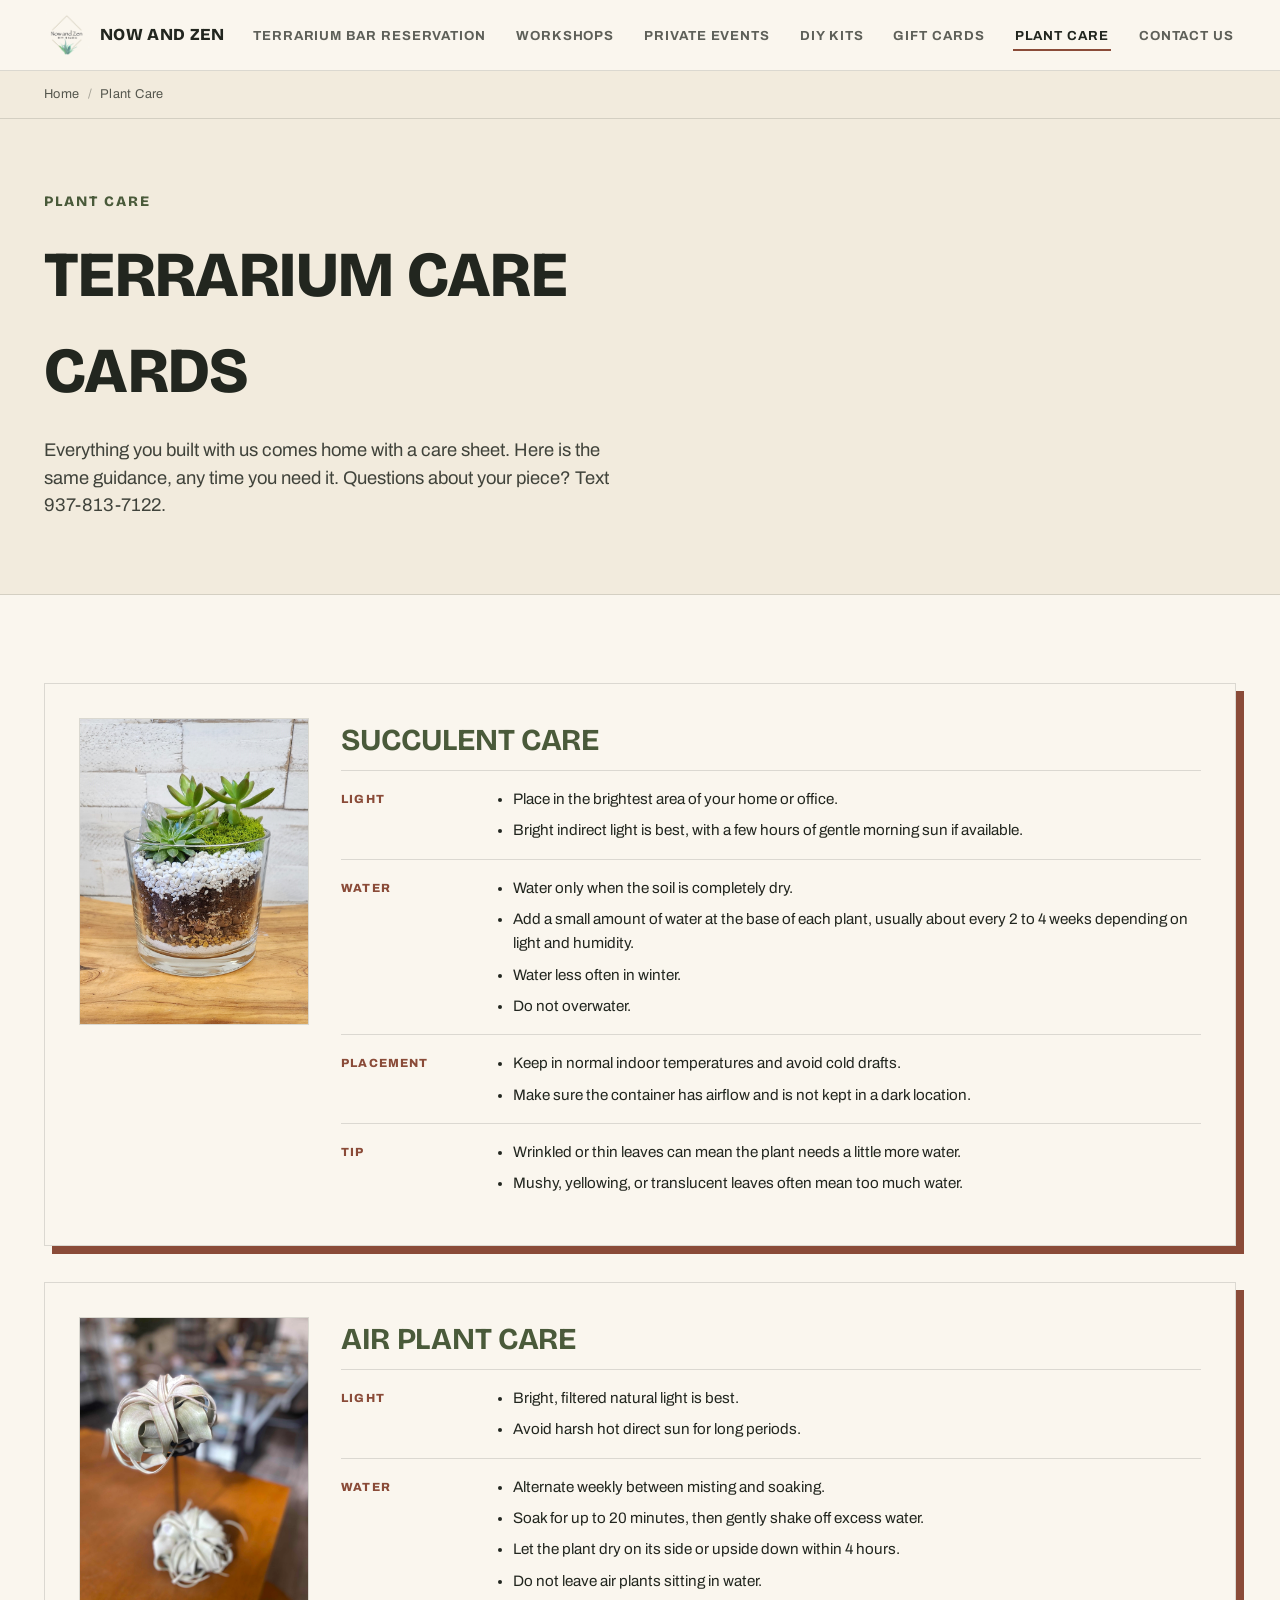
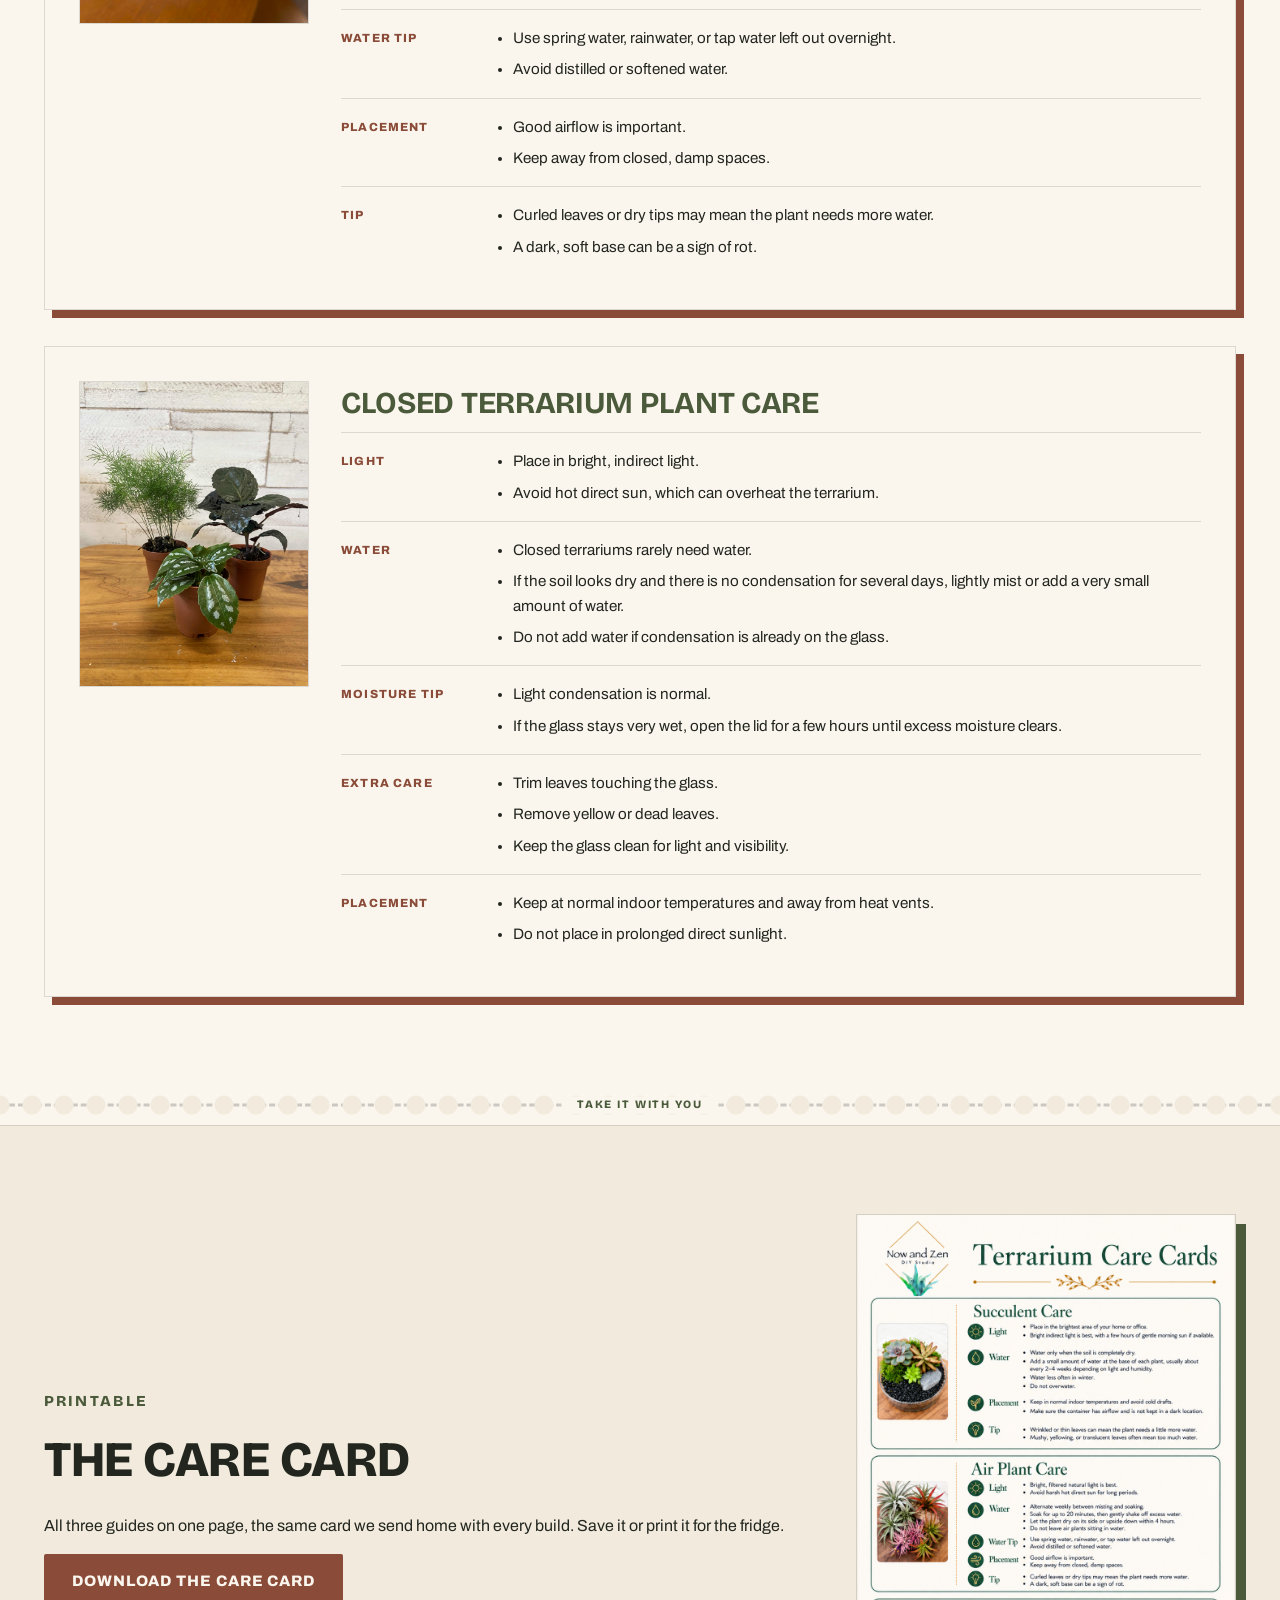
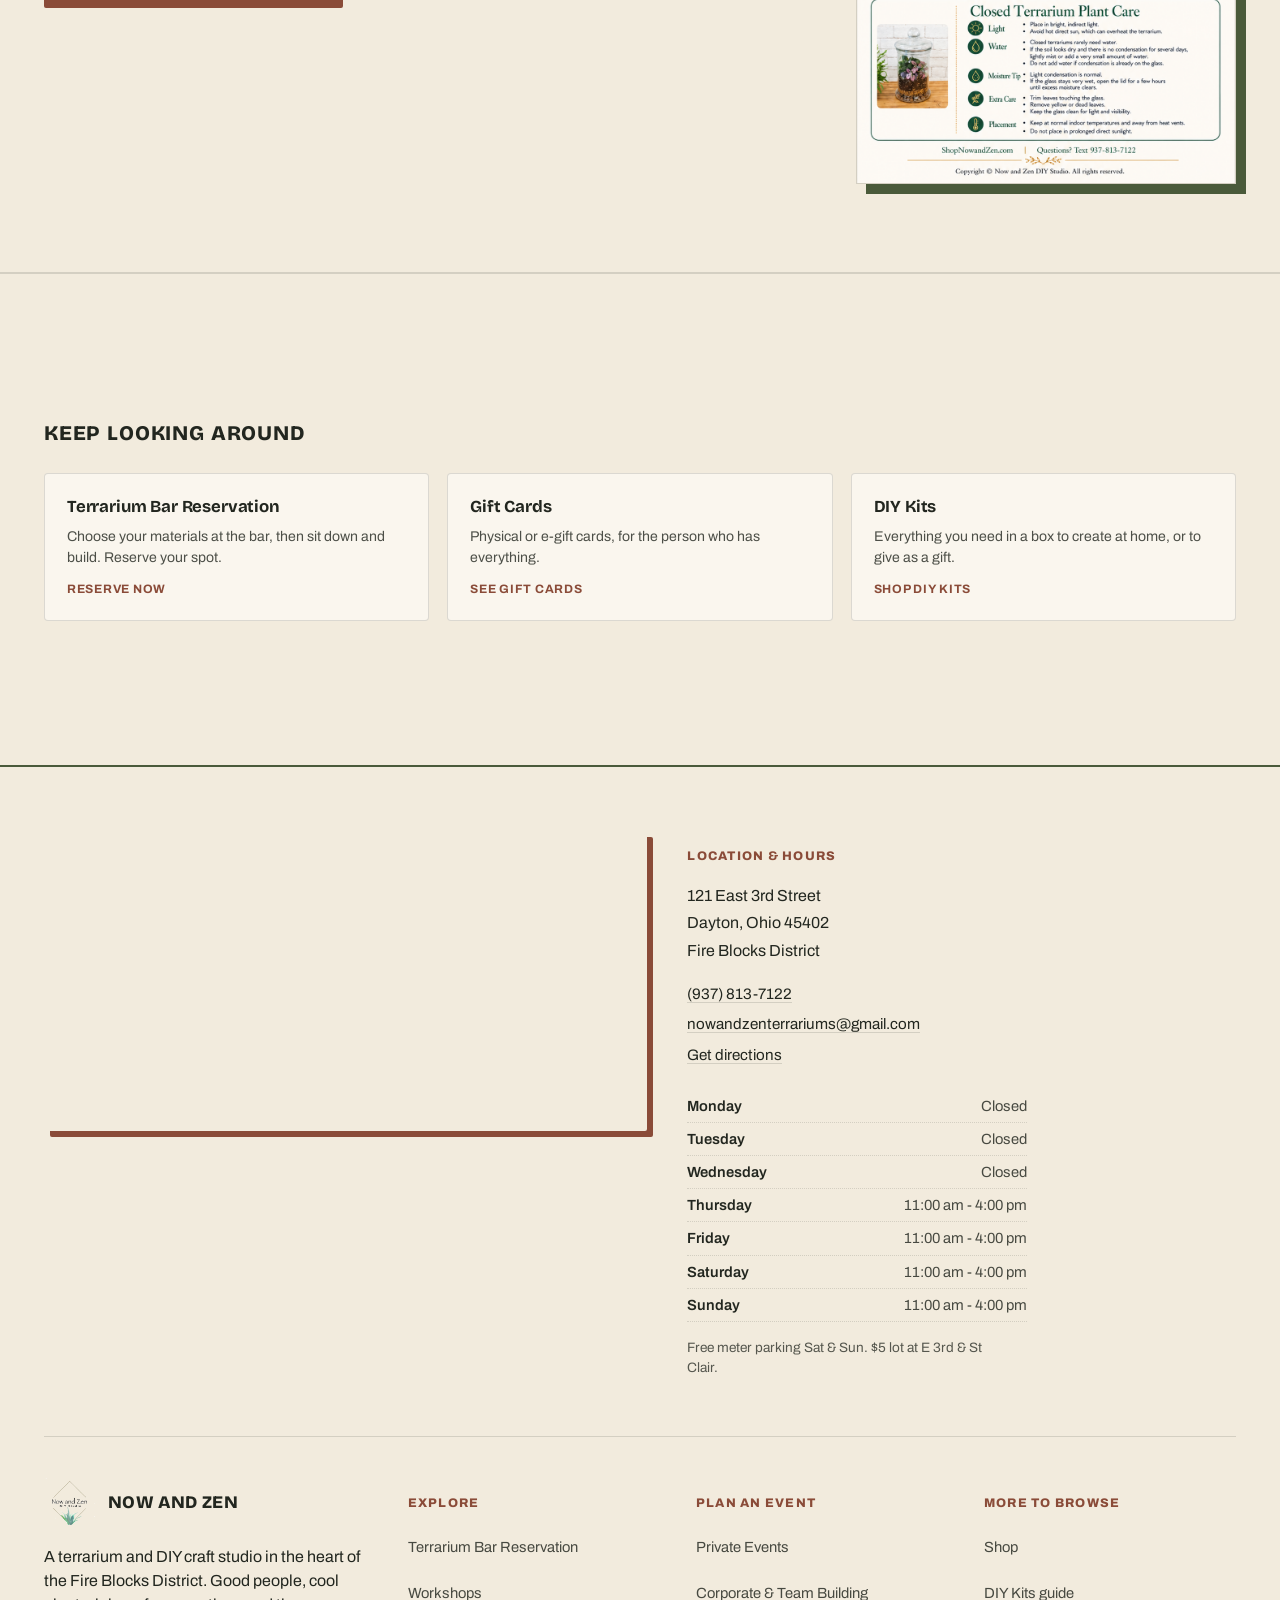
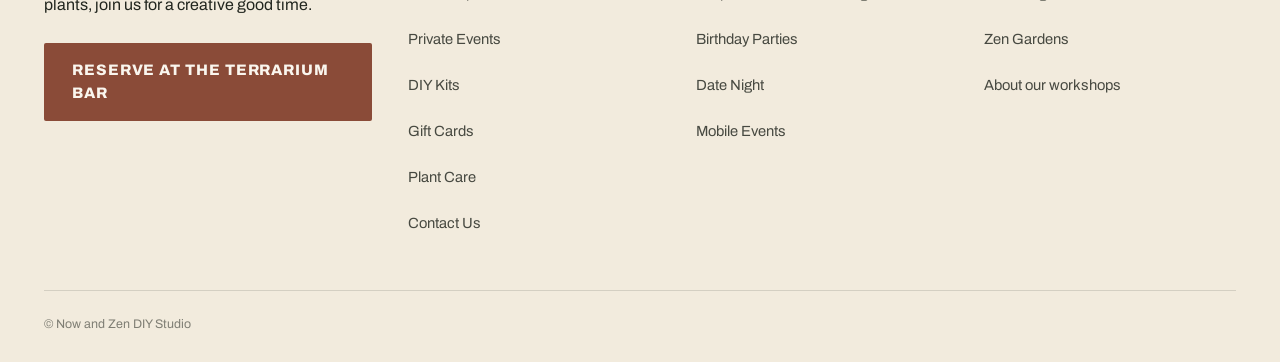
<file: plant-care.html>
<!doctype html>
<html lang="en">
<head>
<meta charset="UTF-8">
<meta name="viewport" content="width=device-width, initial-scale=1.0">
<title>Terrarium &amp; Plant Care Guide | Now and Zen DIY Studio</title>
<meta name="description" content="How to care for your succulents, air plants, and closed terrariums. Light, water, and placement guidance from Now and Zen DIY Studio in downtown Dayton, Ohio.">
<link rel="canonical" href="https://shopnowandzen.com/plant-care.html">
<meta property="og:type" content="website">
<meta property="og:site_name" content="Now and Zen DIY Studio">
<meta property="og:title" content="Terrarium &amp; Plant Care Guide | Now and Zen DIY Studio">
<meta property="og:description" content="How to care for your succulents, air plants, and closed terrariums. Light, water, and placement guidance from Now and Zen DIY Studio in downtown Dayton, Ohio.">
<meta property="og:url" content="https://shopnowandzen.com/plant-care.html">
<meta property="og:image" content="https://shopnowandzen.com/img/terrarium-care-cards.png">
<meta name="twitter:card" content="summary_large_image">
<meta name="twitter:title" content="Terrarium &amp; Plant Care Guide | Now and Zen DIY Studio">
<meta name="twitter:description" content="How to care for your succulents, air plants, and closed terrariums. Light, water, and placement guidance from Now and Zen DIY Studio in downtown Dayton, Ohio.">
<meta name="twitter:image" content="https://shopnowandzen.com/img/terrarium-care-cards.png">
<link rel="preconnect" href="https://fonts.googleapis.com">
<link rel="preconnect" href="https://fonts.gstatic.com" crossorigin>
<link href="https://fonts.googleapis.com/css2?family=Bricolage+Grotesque:opsz,wght@12..96,400;12..96,600;12..96,700;12..96,800&family=Archivo:wght@400;500;600;700;800&family=Caveat:wght@600;700&display=swap" rel="stylesheet">
<link rel="stylesheet" href="assets/styles.css">
<script type="application/ld+json">
{
  "@context": "https://schema.org",
  "@type": "BreadcrumbList",
  "itemListElement": [
    {"@type": "ListItem", "position": 1, "name": "Home", "item": "https://shopnowandzen.com/"},
    {"@type": "ListItem", "position": 2, "name": "Plant Care", "item": "https://shopnowandzen.com/plant-care.html"}
  ]
}
</script>
<script type="application/ld+json">
{
  "@context": "https://schema.org",
  "@type": "Article",
  "headline": "Terrarium Care Cards",
  "description": "How to care for succulents, air plants, and closed terrariums, from Now and Zen DIY Studio in Dayton, Ohio.",
  "author": {"@type": "Organization", "name": "Now and Zen DIY Studio"},
  "publisher": {"@type": "Organization", "name": "Now and Zen DIY Studio"},
  "mainEntityOfPage": "https://shopnowandzen.com/plant-care.html",
  "image": "https://shopnowandzen.com/img/terrarium-care-cards.png"
}
</script>
</head>
<body>

<a href="#main" class="skip-link">Skip to content</a>

<!-- ===== SHARED NAV (identical on every page; set aria-current per page) ===== -->
<header class="site-nav">
  <div class="nav-row wrap">
    <a href="index.html" class="nav-brand">
      <img src="img/logo-transparent.png" alt="Now and Zen DIY Studio logo">
      <span>Now and Zen</span>
    </a>
    <nav aria-label="Primary">
      <ul class="nav-links" id="navLinks">
        <li><a href="terrarium-bar-reservation.html">Terrarium Bar Reservation</a></li>
        <li><a href="https://booking.shopnowandzen.com/open-workshop" target="_blank" rel="noopener">Workshops</a></li>
        <li><a href="index.html#private-teaser">Private Events</a></li>
        <li><a href="https://booking.shopnowandzen.com/diy-kits" target="_blank" rel="noopener">DIY Kits</a></li>
        <li><a href="gift-cards.html">Gift Cards</a></li>
        <li><a href="plant-care.html" aria-current="page">Plant Care</a></li>
        <li><a href="https://booking.shopnowandzen.com/contact-us" target="_blank" rel="noopener">Contact Us</a></li>
      </ul>
    </nav>
    <button class="nav-toggle" id="navToggle" aria-expanded="false" aria-controls="navLinks" aria-label="Toggle menu">&#9776;</button>
  </div>
</header>

<!-- ===== BREADCRUMB ===== -->
<nav class="breadcrumb" aria-label="Breadcrumb">
  <ol>
    <li><a href="index.html">Home</a></li>
    <li>Plant Care</li>
  </ol>
</nav>

<main id="main">

  <header class="page-header">
    <div class="wrap">
      <div class="ph-text">
        <span class="eyebrow">Plant care</span>
        <h1>Terrarium Care Cards</h1>
        <p>Everything you built with us comes home with a care sheet. Here is the same guidance, any time you need it. Questions about your piece? Text 937-813-7122.</p>
      </div>
    </div>
  </header>

  <!-- Copy is transcribed verbatim from the owners' own care-card artwork, supplied 2026-07-21.
       It lives as real text (not only inside the image) so Google can read it and so screen
       readers can too. The artwork itself is downloadable at the bottom of the page. -->
  <section>
    <div class="wrap care-stack">
      <article class="care-panel">
        <div class="care-grid">
          <div class="care-photo"><img src="img/current-obsession.jpg" alt="A layered succulent terrarium with green moss, black stones, and a crystal"></div>
          <div>
            <h2 class="care-title">Succulent Care</h2>
            <dl class="care-rows">
          <div class="care-row">
            <dt>Light</dt>
            <dd><ul><li>Place in the brightest area of your home or office.</li><li>Bright indirect light is best, with a few hours of gentle morning sun if available.</li></ul></dd>
          </div>
          <div class="care-row">
            <dt>Water</dt>
            <dd><ul><li>Water only when the soil is completely dry.</li><li>Add a small amount of water at the base of each plant, usually about every 2 to 4 weeks depending on light and humidity.</li><li>Water less often in winter.</li><li>Do not overwater.</li></ul></dd>
          </div>
          <div class="care-row">
            <dt>Placement</dt>
            <dd><ul><li>Keep in normal indoor temperatures and avoid cold drafts.</li><li>Make sure the container has airflow and is not kept in a dark location.</li></ul></dd>
          </div>
          <div class="care-row">
            <dt>Tip</dt>
            <dd><ul><li>Wrinkled or thin leaves can mean the plant needs a little more water.</li><li>Mushy, yellowing, or translucent leaves often mean too much water.</li></ul></dd>
          </div>
            </dl>
          </div>
        </div>
      </article>
      <article class="care-panel">
        <div class="care-grid">
          <div class="care-photo"><img src="img/airplants-tall.jpg" alt="A cluster of air plants in pink, red, and green, staged on a shelf"></div>
          <div>
            <h2 class="care-title">Air Plant Care</h2>
            <dl class="care-rows">
          <div class="care-row">
            <dt>Light</dt>
            <dd><ul><li>Bright, filtered natural light is best.</li><li>Avoid harsh hot direct sun for long periods.</li></ul></dd>
          </div>
          <div class="care-row">
            <dt>Water</dt>
            <dd><ul><li>Alternate weekly between misting and soaking.</li><li>Soak for up to 20 minutes, then gently shake off excess water.</li><li>Let the plant dry on its side or upside down within 4 hours.</li><li>Do not leave air plants sitting in water.</li></ul></dd>
          </div>
          <div class="care-row">
            <dt>Water Tip</dt>
            <dd><ul><li>Use spring water, rainwater, or tap water left out overnight.</li><li>Avoid distilled or softened water.</li></ul></dd>
          </div>
          <div class="care-row">
            <dt>Placement</dt>
            <dd><ul><li>Good airflow is important.</li><li>Keep away from closed, damp spaces.</li></ul></dd>
          </div>
          <div class="care-row">
            <dt>Tip</dt>
            <dd><ul><li>Curled leaves or dry tips may mean the plant needs more water.</li><li>A dark, soft base can be a sign of rot.</li></ul></dd>
          </div>
            </dl>
          </div>
        </div>
      </article>
      <article class="care-panel">
        <div class="care-grid">
          <div class="care-photo"><img src="img/closed-terrarium-selection.jpg" alt="A closed glass jar terrarium with ferns and pink foliage over a layered gravel base"></div>
          <div>
            <h2 class="care-title">Closed Terrarium Plant Care</h2>
            <dl class="care-rows">
          <div class="care-row">
            <dt>Light</dt>
            <dd><ul><li>Place in bright, indirect light.</li><li>Avoid hot direct sun, which can overheat the terrarium.</li></ul></dd>
          </div>
          <div class="care-row">
            <dt>Water</dt>
            <dd><ul><li>Closed terrariums rarely need water.</li><li>If the soil looks dry and there is no condensation for several days, lightly mist or add a very small amount of water.</li><li>Do not add water if condensation is already on the glass.</li></ul></dd>
          </div>
          <div class="care-row">
            <dt>Moisture Tip</dt>
            <dd><ul><li>Light condensation is normal.</li><li>If the glass stays very wet, open the lid for a few hours until excess moisture clears.</li></ul></dd>
          </div>
          <div class="care-row">
            <dt>Extra Care</dt>
            <dd><ul><li>Trim leaves touching the glass.</li><li>Remove yellow or dead leaves.</li><li>Keep the glass clean for light and visibility.</li></ul></dd>
          </div>
          <div class="care-row">
            <dt>Placement</dt>
            <dd><ul><li>Keep at normal indoor temperatures and away from heat vents.</li><li>Do not place in prolonged direct sunlight.</li></ul></dd>
          </div>
            </dl>
          </div>
        </div>
      </article>
    </div>
  </section>

  <div class="perf-divider" aria-hidden="true"><span class="perf-label">Take it with you</span></div>

  <section class="bg-deep">
    <div class="wrap">
      <div class="care-download">
        <div>
          <span class="section-num">Printable</span>
          <h2 class="section-title">The care card</h2>
          <p>All three guides on one page, the same card we send home with every build. Save it or print it for the fridge.</p>
          <a href="img/terrarium-care-cards.png" class="btn-primary" download>Download the care card</a>
        </div>
        <a href="img/terrarium-care-cards.png" class="care-download-art" download>
          <img src="img/terrarium-care-cards.png" alt="The Now and Zen Terrarium Care Cards sheet, covering succulent care, air plant care, and closed terrarium care">
        </a>
      </div>
    </div>
  </section>

</main>

<section class="related-band">
  <div class="wrap">
    <h2 class="related-head">Keep looking around</h2>
    <div class="related-grid">
      <a class="related-card" href="terrarium-bar-reservation.html">
        <h3>Terrarium Bar Reservation</h3>
        <p>Choose your materials at the bar, then sit down and build. Reserve your spot.</p>
        <span class="arrow">Reserve now</span>
      </a>
      <a class="related-card" href="gift-cards.html">
        <h3>Gift Cards</h3>
        <p>Physical or e-gift cards, for the person who has everything.</p>
        <span class="arrow">See gift cards</span>
      </a>
      <a class="related-card" href="https://booking.shopnowandzen.com/diy-kits" target="_blank" rel="noopener">
        <h3>DIY Kits</h3>
        <p>Everything you need in a box to create at home, or to give as a gift.</p>
        <span class="arrow">Shop DIY kits</span>
      </a>
    </div>
  </div>
</section>

<footer class="site-footer">
  <div class="wrap">
    <!-- Location block per owner notes 2026-07-21 (slide 14): map, restructured hours,
         email + phone, free-meter parking kept. Replaces the old Visit page. -->
    <div class="footer-locate">
      <div class="footer-map">
        <iframe
          title="Map to Now and Zen DIY Studio, 121 E 3rd St, Dayton, Ohio"
          src="https://www.google.com/maps?q=121+E+3rd+St,+Dayton,+OH+45402&output=embed"
          width="100%" height="300" style="border:0;" loading="lazy"
          referrerpolicy="no-referrer-when-downgrade" allowfullscreen></iframe>
      </div>
      <div class="footer-locate-info">
        <h4>Location &amp; Hours</h4>
        <address>
          121 East 3rd Street<br>Dayton, Ohio 45402<br>Fire Blocks District
        </address>
        <p class="footer-contact">
          <a href="tel:+19378137122">(937) 813-7122</a><br>
          <a href="mailto:nowandzenterrariums@gmail.com">nowandzenterrariums@gmail.com</a><br>
          <a href="https://www.google.com/maps/dir/?api=1&amp;destination=121+E+3rd+St,+Dayton,+OH+45402" target="_blank" rel="noopener">Get directions</a>
        </p>
        <dl class="hours-list">
          <div><dt>Monday</dt><dd>Closed</dd></div>
          <div><dt>Tuesday</dt><dd>Closed</dd></div>
          <div><dt>Wednesday</dt><dd>Closed</dd></div>
          <div><dt>Thursday</dt><dd>11:00 am - 4:00 pm</dd></div>
          <div><dt>Friday</dt><dd>11:00 am - 4:00 pm</dd></div>
          <div><dt>Saturday</dt><dd>11:00 am - 4:00 pm</dd></div>
          <div><dt>Sunday</dt><dd>11:00 am - 4:00 pm</dd></div>
        </dl>
        <p class="footer-parking">Free meter parking Sat &amp; Sun. $5 lot at E 3rd &amp; St Clair.</p>
      </div>
    </div>

    <div class="footer-grid">
      <div>
        <div class="footer-brand">
          <img src="img/logo-transparent.png" alt="Now and Zen DIY Studio logo">
          <span>Now and Zen</span>
        </div>
        <p>A terrarium and DIY craft studio in the heart of the Fire Blocks District. Good people, cool plants, join us for a creative good time.</p>
        <a href="terrarium-bar-reservation.html" class="btn-primary" style="margin-top:10px;">Reserve at the Terrarium Bar</a>
      </div>
      <div class="footer-col">
        <h4>Explore</h4>
        <a href="terrarium-bar-reservation.html">Terrarium Bar Reservation</a>
        <a href="https://booking.shopnowandzen.com/open-workshop" target="_blank" rel="noopener">Workshops</a>
        <a href="index.html#private-teaser">Private Events</a>
        <a href="https://booking.shopnowandzen.com/diy-kits" target="_blank" rel="noopener">DIY Kits</a>
        <a href="gift-cards.html">Gift Cards</a>
        <a href="plant-care.html">Plant Care</a>
        <a href="https://booking.shopnowandzen.com/contact-us" target="_blank" rel="noopener">Contact Us</a>
      </div>
      <div class="footer-col">
        <h4>Plan an event</h4>
        <a href="private-events.html">Private Events</a>
        <a href="corporate-team-building.html">Corporate &amp; Team Building</a>
        <a href="birthday-parties.html">Birthday Parties</a>
        <a href="date-night.html">Date Night</a>
        <a href="mobile-events.html">Mobile Events</a>
      </div>
      <div class="footer-col">
        <h4>More to browse</h4>
        <a href="shop.html">Shop</a>
        <a href="diy-kits.html">DIY Kits guide</a>
        <a href="zen-gardens.html">Zen Gardens</a>
        <a href="workshops.html">About our workshops</a>
      </div>
    </div>
    <div class="footer-bottom">
      <span>&copy; Now and Zen DIY Studio</span>
    </div>
  </div>
</footer>

<script>
  /* mobile nav */
  (function(){
    var toggle=document.getElementById('navToggle'), links=document.getElementById('navLinks');
    if(!toggle||!links)return;
    toggle.addEventListener('click',function(){var o=links.classList.toggle('open');toggle.setAttribute('aria-expanded',o?'true':'false');});
    links.querySelectorAll('a').forEach(function(a){a.addEventListener('click',function(){links.classList.remove('open');toggle.setAttribute('aria-expanded','false');});});
  })();
  /* scroll reveal */
  (function(){
    var els=document.querySelectorAll('.reveal-on-scroll'); if(!els.length)return;
    var reduce=window.matchMedia&&window.matchMedia('(prefers-reduced-motion: reduce)').matches;
    if(reduce||!('IntersectionObserver'in window)){els.forEach(function(e){e.classList.add('is-visible');});return;}
    var ob=new IntersectionObserver(function(en){en.forEach(function(e){if(e.isIntersecting){e.target.classList.add('is-visible');ob.unobserve(e.target);}});},{threshold:0.3});
    els.forEach(function(e){ob.observe(e);});
  })();
</script>
</body>
</html>
</file>
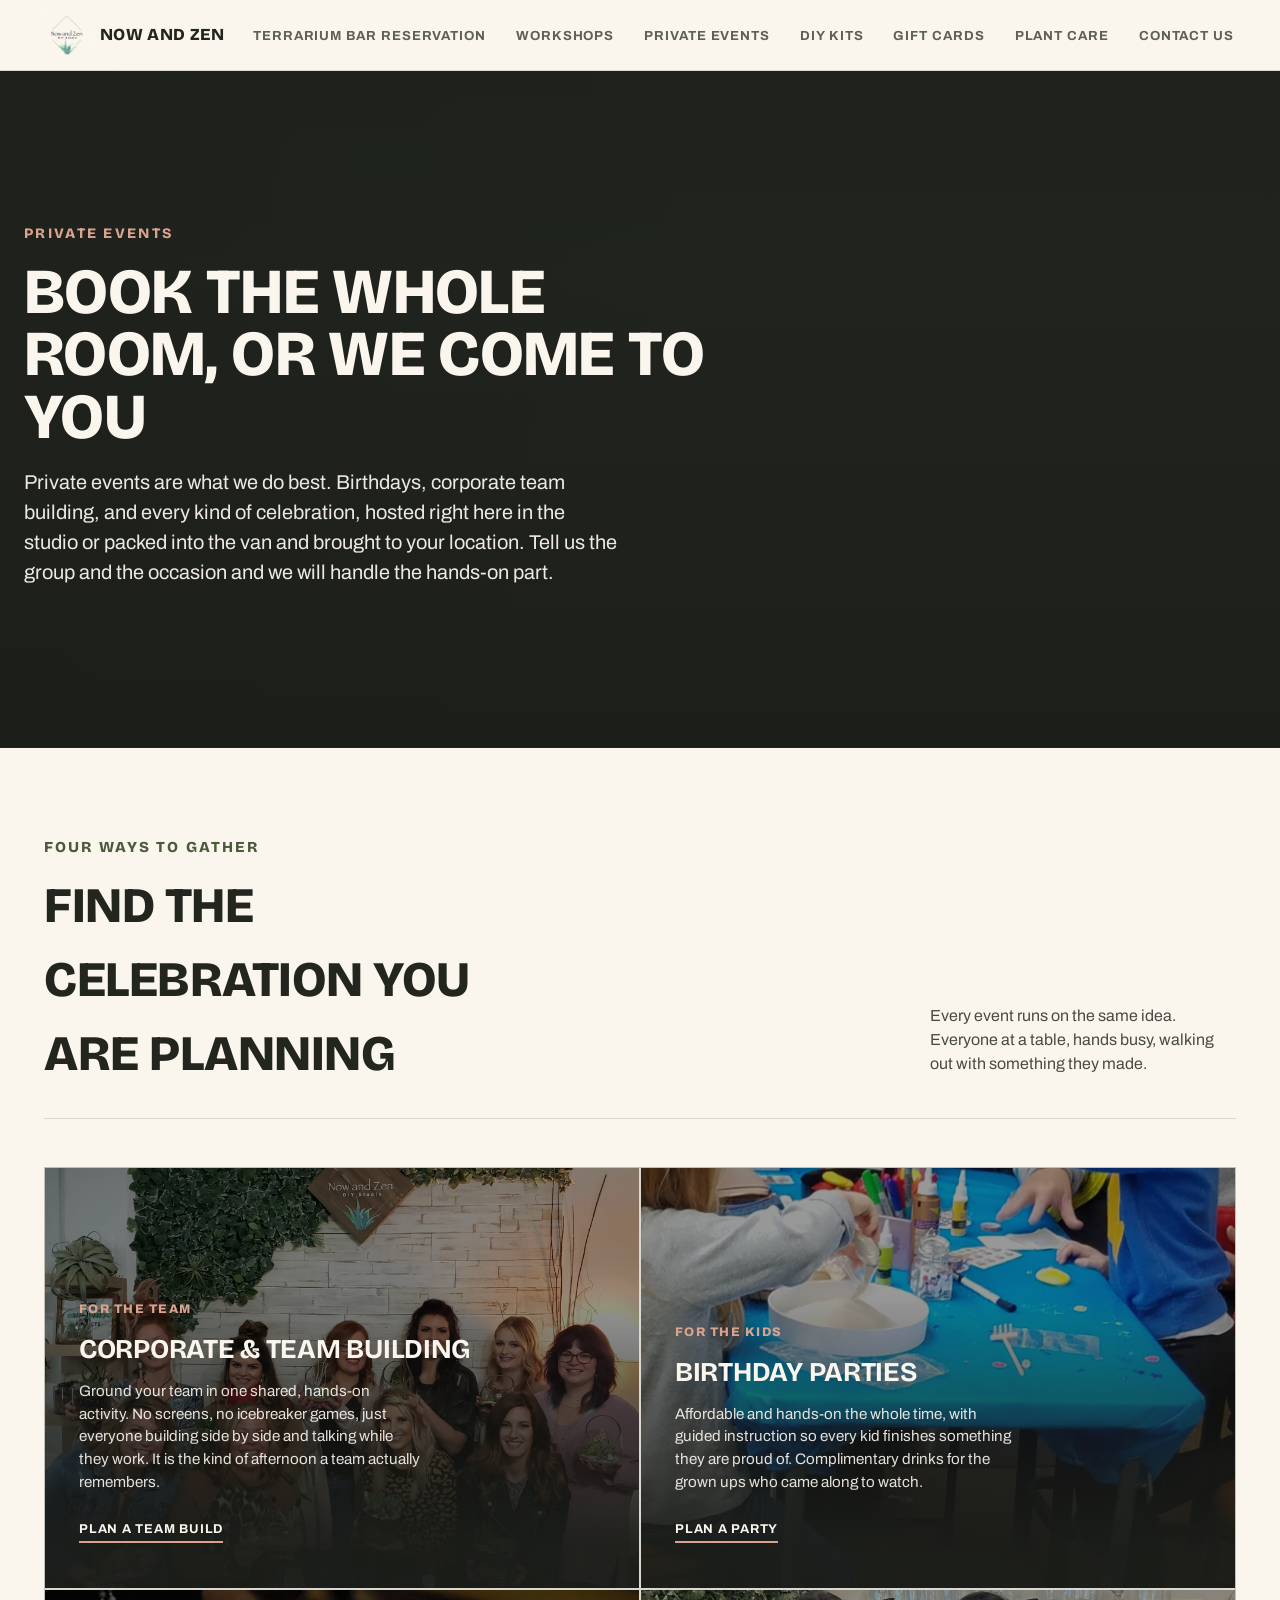
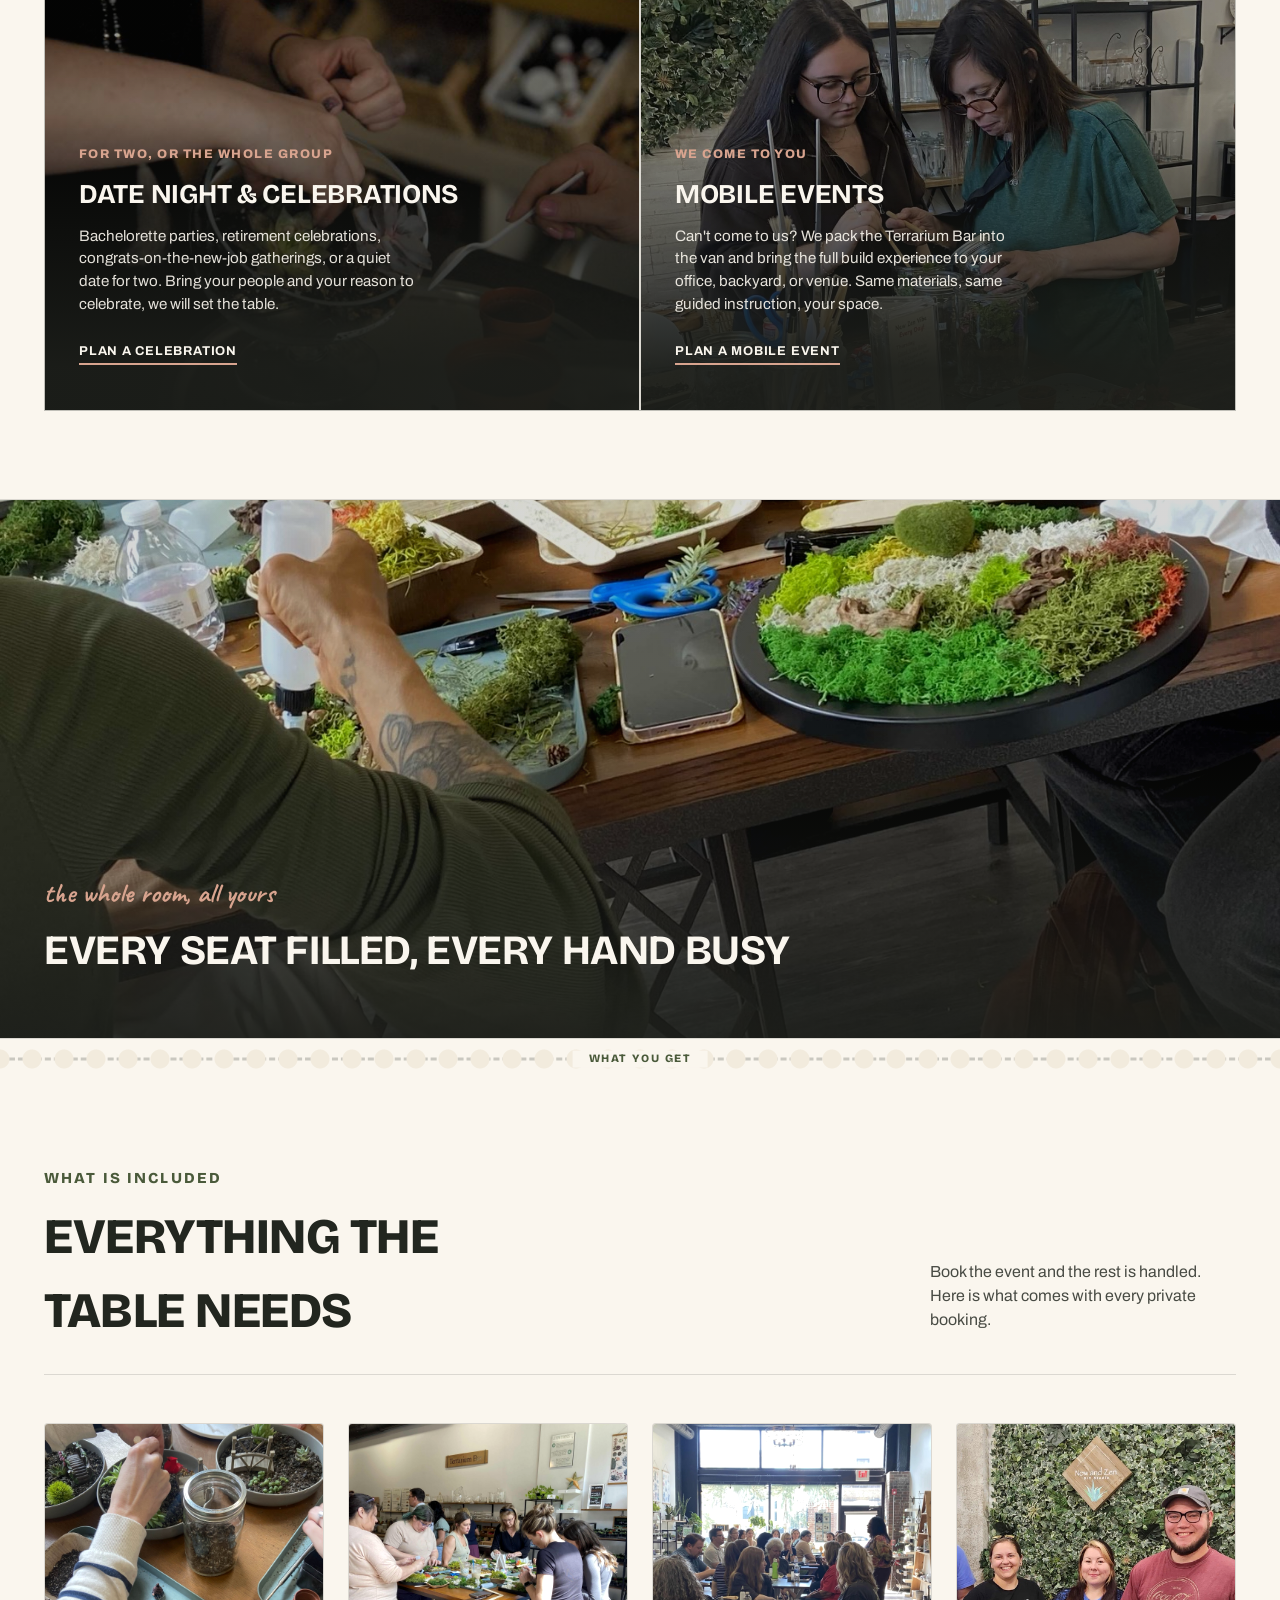
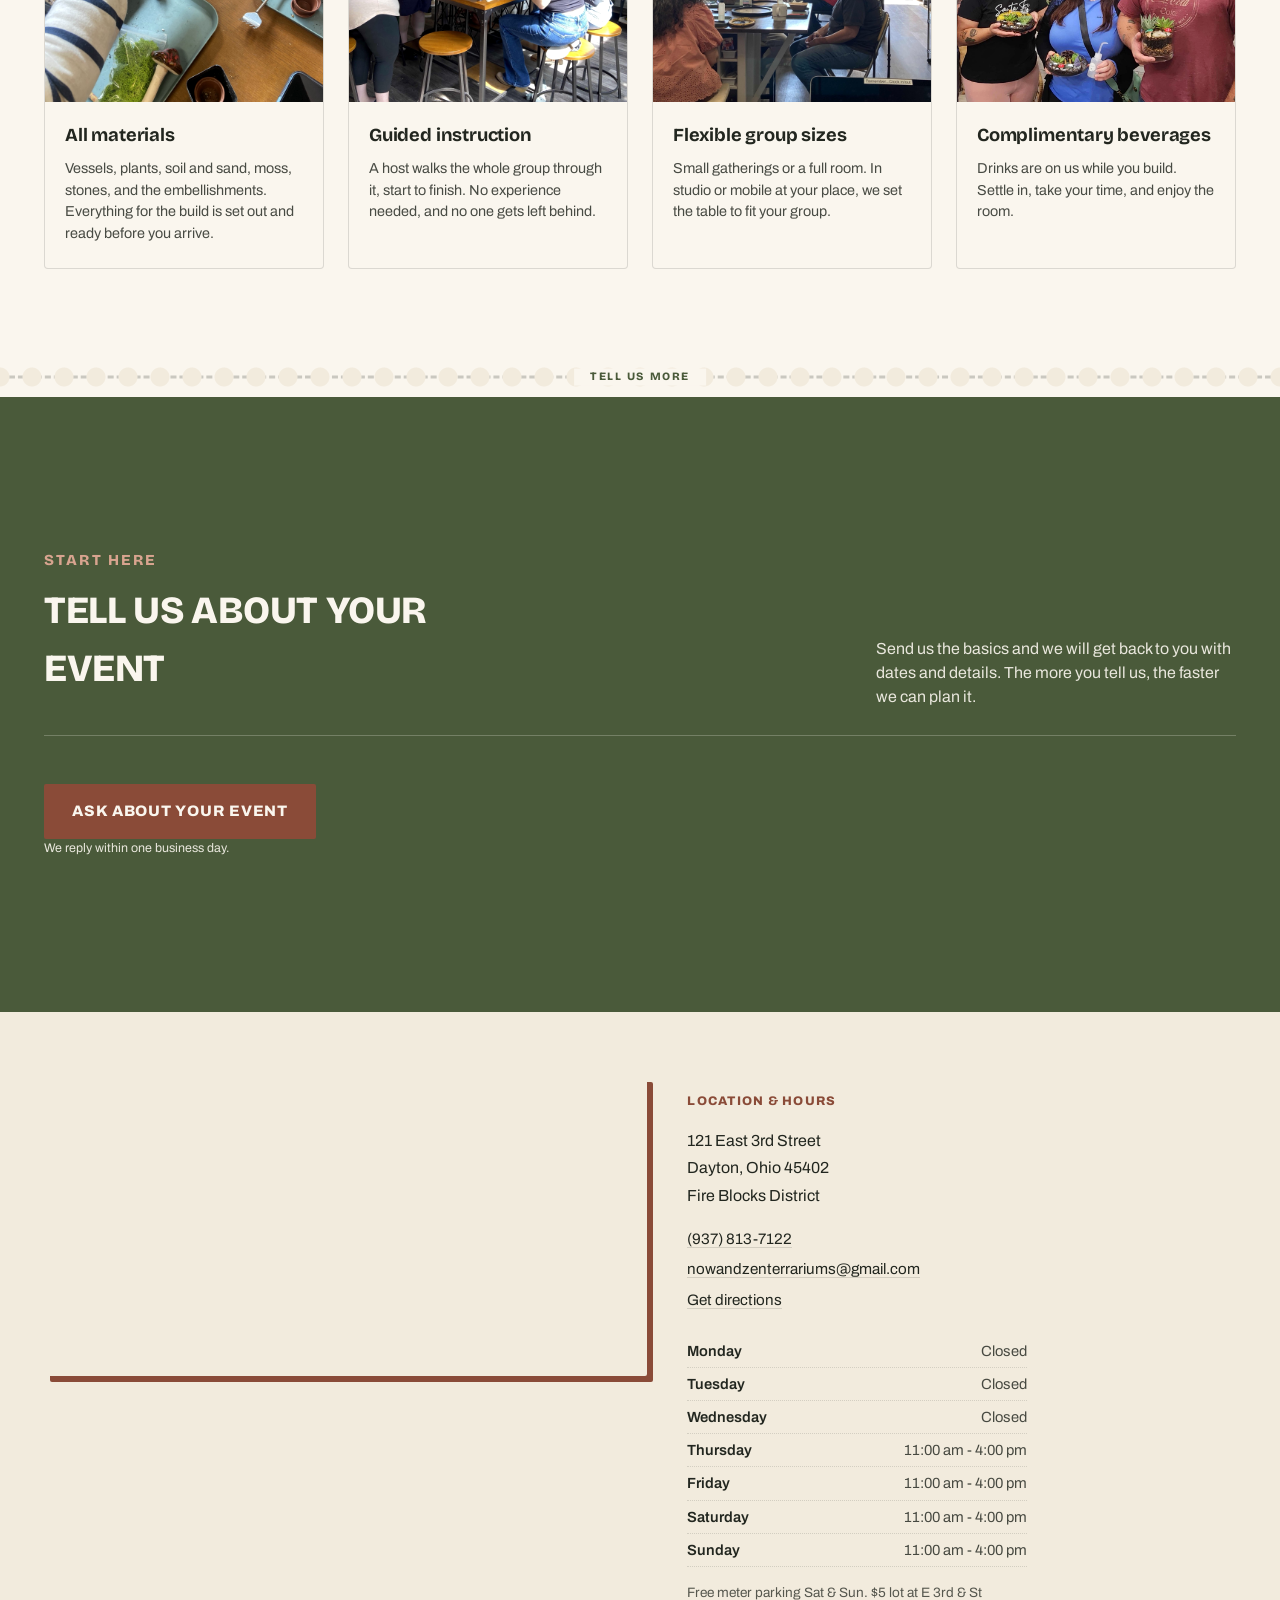
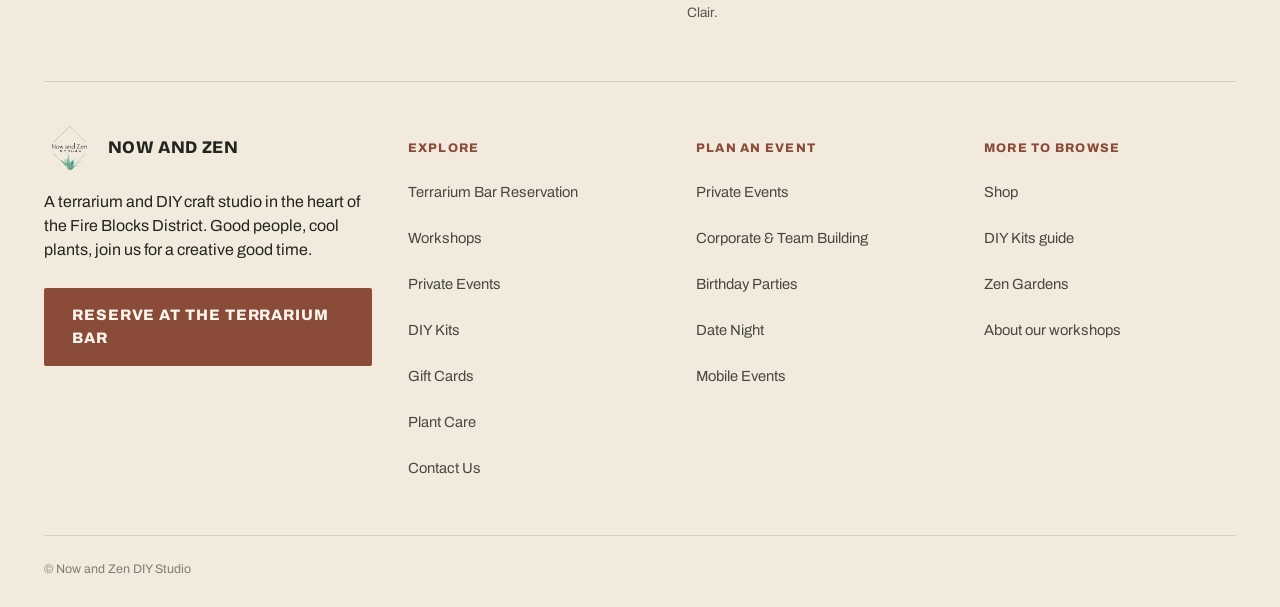
<file: private-events.html>
<!doctype html>
<html lang="en">
<head>
<meta charset="UTF-8">
<meta name="viewport" content="width=device-width, initial-scale=1.0">
<title>Private Events, Parties &amp; Corporate Team Building in Dayton | Now and Zen DIY Studio</title>
<meta name="description" content="Private events at Now and Zen DIY Studio in the Fire Blocks District of downtown Dayton, Ohio. Corporate team building, kids birthday parties, date nights and celebrations, in studio or mobile at your location.">
<link rel="canonical" href="https://shopnowandzen.com/private-events.html">
<meta property="og:type" content="website">
<meta property="og:site_name" content="Now and Zen DIY Studio">
<meta property="og:title" content="Private Events, Parties &amp; Corporate Team Building in Dayton | Now and Zen DIY Studio">
<meta property="og:description" content="Corporate team building, kids birthday parties, date nights and celebrations, in studio or mobile at your location in Dayton, Ohio.">
<meta property="og:url" content="https://shopnowandzen.com/private-events.html">
<meta property="og:image" content="https://shopnowandzen.com/img/people-working-congrats.jpg">
<meta name="twitter:card" content="summary_large_image">
<meta name="twitter:title" content="Private Events, Parties &amp; Corporate Team Building in Dayton | Now and Zen DIY Studio">
<meta name="twitter:description" content="Private terrarium events in downtown Dayton, Ohio. Team building, birthdays, celebrations, in studio or mobile.">
<meta name="twitter:image" content="https://shopnowandzen.com/img/people-working-congrats.jpg">
<link rel="preconnect" href="https://fonts.googleapis.com">
<link rel="preconnect" href="https://fonts.gstatic.com" crossorigin>
<link href="https://fonts.googleapis.com/css2?family=Bricolage+Grotesque:opsz,wght@12..96,400;12..96,600;12..96,700;12..96,800&family=Archivo:wght@400;500;600;700;800&family=Caveat:wght@600;700&display=swap" rel="stylesheet">
<link rel="stylesheet" href="assets/styles.css">
<!-- BreadcrumbList + Service schema. Only confirmed facts asserted; unconfirmed values flagged NEEDS. -->
<script type="application/ld+json">
{
  "@context": "https://schema.org",
  "@type": "BreadcrumbList",
  "itemListElement": [
    {"@type": "ListItem", "position": 1, "name": "Home", "item": "https://shopnowandzen.com/"},
    {"@type": "ListItem", "position": 2, "name": "Private Events", "item": "https://shopnowandzen.com/private-events.html"}
  ]
}
</script>
<script type="application/ld+json">
{
  "@context": "https://schema.org",
  "@type": "Service",
  "serviceType": "Private Events",
  "name": "Private Events at Now and Zen DIY Studio",
  "description": "Private terrarium building events in downtown Dayton, Ohio. Corporate team building, kids birthday parties, date nights and celebrations, hosted in studio or mobile at your location.",
  "provider": {
    "@type": "LocalBusiness",
    "@id": "https://shopnowandzen.com/#business",
    "name": "Now and Zen DIY Studio",
    "telephone": "+1-937-813-7122",
    "email": "nowandzenterrariums@gmail.com",
    "address": {
      "@type": "PostalAddress",
      "streetAddress": "121 E 3rd St",
      "addressLocality": "Dayton",
      "addressRegion": "OH",
      "postalCode": "45402",
      "addressCountry": "US"
    }
  },
  "areaServed": [
    {"@type": "City", "name": "Dayton"},
    {"@type": "AdministrativeArea", "name": "Montgomery County, Ohio"}
  ]
}
</script>
</head>
<body>

<a href="#main" class="skip-link">Skip to content</a>

<!-- ===== SHARED NAV (identical on every page; set aria-current per page) ===== -->
<header class="site-nav">
  <div class="nav-row wrap">
    <a href="index.html" class="nav-brand">
      <img src="img/logo-transparent.png" alt="Now and Zen DIY Studio logo">
      <span>Now and Zen</span>
    </a>
    <nav aria-label="Primary">
      <ul class="nav-links" id="navLinks">
        <li><a href="terrarium-bar-reservation.html">Terrarium Bar Reservation</a></li>
        <li><a href="https://booking.shopnowandzen.com/open-workshop" target="_blank" rel="noopener">Workshops</a></li>
        <li><a href="index.html#private-teaser">Private Events</a></li>
        <li><a href="https://booking.shopnowandzen.com/diy-kits" target="_blank" rel="noopener">DIY Kits</a></li>
        <li><a href="gift-cards.html">Gift Cards</a></li>
        <li><a href="plant-care.html">Plant Care</a></li>
        <li><a href="https://booking.shopnowandzen.com/contact-us" target="_blank" rel="noopener">Contact Us</a></li>
      </ul>
    </nav>
    <button class="nav-toggle" id="navToggle" aria-expanded="false" aria-controls="navLinks" aria-label="Toggle menu">&#9776;</button>
  </div>
</header>

<main id="main">

  <!-- PAGE HEADER -->
  <section class="page-hero">
    <div class="page-hero-media">
      <img src="img/people-working-congrats.jpg" alt="A full private event, everyone building terrariums together at a long table">
      <img src="img/studio-wide.jpg" alt="A packed room of guests at the studio">
      <img src="img/private-corporate-group.jpg" alt="A group of guests holding up the terrariums they built together, in front of the plant wall and Now and Zen sign">
    </div>
    <div class="page-hero-content">
      <div class="page-hero-inner">
        <span class="eyebrow">Private events</span>
        <h1>Book the whole room, or we come to you</h1>
        <p>Private events are what we do best. Birthdays, corporate team building, and every kind of celebration, hosted right here in the studio or packed into the van and brought to your location. Tell us the group and the occasion and we will handle the hands-on part.</p>
      </div>
    </div>
  </section>

  <!-- EVENT TYPES -->
  <section id="event-types">
    <div class="wrap">
      <div class="section-head">
        <div>
          <span class="section-num">Four ways to gather</span>
          <h2 class="section-title">Find the celebration you are planning</h2>
        </div>
        <p class="section-tag">Every event runs on the same idea. Everyone at a table, hands busy, walking out with something they made.</p>
      </div>

      <div class="events-split">
        <div class="event-panel">
          <img src="img/private-corporate-group.jpg" alt="A group of guests holding up the terrariums they built together, in front of the plant wall and Now and Zen sign">
          <div class="event-panel-body">
            <span class="event-kicker">For the team</span>
            <h3>Corporate &amp; Team Building</h3>
            <p>Ground your team in one shared, hands-on activity. No screens, no icebreaker games, just everyone building side by side and talking while they work. It is the kind of afternoon a team actually remembers.</p>
            <a href="https://booking.shopnowandzen.com/private" target="_blank" rel="noopener" class="event-link"><span>Plan a team build</span></a>
          </div>
        </div>
        <div class="event-panel">
          <img src="img/kiddos-working.jpg" alt="Two children building sand-art terrariums at a Now and Zen kids party table">
          <div class="event-panel-body">
            <span class="event-kicker">For the kids</span>
            <h3>Birthday Parties</h3>
            <p>Affordable and hands-on the whole time, with guided instruction so every kid finishes something they are proud of. Complimentary drinks for the grown ups who came along to watch.</p>
            <a href="https://booking.shopnowandzen.com/private" target="_blank" rel="noopener" class="event-link"><span>Plan a party</span></a>
          </div>
        </div>
        <div class="event-panel">
          <img src="img/romance.jpg" alt="A couple building terrariums together at a celebration">
          <div class="event-panel-body">
            <span class="event-kicker">For two, or the whole group</span>
            <h3>Date Night &amp; Celebrations</h3>
            <p>Bachelorette parties, retirement celebrations, congrats-on-the-new-job gatherings, or a quiet date for two. Bring your people and your reason to celebrate, we will set the table.</p>
            <a href="https://booking.shopnowandzen.com/private" target="_blank" rel="noopener" class="event-link"><span>Plan a celebration</span></a>
          </div>
        </div>
        <div class="event-panel">
          <img src="img/mday-family.jpg" alt="A family building terrariums together at a mobile event">
          <div class="event-panel-body">
            <span class="event-kicker">We come to you</span>
            <h3>Mobile Events</h3>
            <p>Can't come to us? We pack the Terrarium Bar into the van and bring the full build experience to your office, backyard, or venue. Same materials, same guided instruction, your space.</p>
            <a href="https://booking.shopnowandzen.com/private" target="_blank" rel="noopener" class="event-link"><span>Plan a mobile event</span></a>
          </div>
        </div>
      </div>
    </div>
  </section>

  <!-- MID-BLEED -->
  <section style="padding:0;">
    <div class="mid-bleed">
      <img src="img/people-working-congrats.jpg" alt="A private celebration in full swing, everyone building moss art together at a long table">
      <div class="mid-bleed-copy">
        <span class="accent-script">the whole room, all yours</span>
        <h2>Every seat filled, every hand busy</h2>
      </div>
    </div>
  </section>

  <div class="perf-divider" aria-hidden="true"><span class="perf-label">What you get</span></div>

  <!-- WHAT IS INCLUDED -->
  <section id="included">
    <div class="wrap">
      <div class="section-head">
        <div>
          <span class="section-num">What is included</span>
          <h2 class="section-title">Everything the table needs</h2>
        </div>
        <p class="section-tag">Book the event and the rest is handled. Here is what comes with every private booking.</p>
      </div>

      <!-- NEEDS (Paula): group size ranges, per-person pricing, deposit/booking policy -->
      <div class="ways-grid">
        <article class="way-card">
          <div class="way-photo">
            <span class="way-num">1</span>
            <img src="img/triple-working.jpg" alt="Terrarium building materials laid out and ready at a shared table">
          </div>
          <div class="way-body">
            <h3>All materials</h3>
            <p>Vessels, plants, soil and sand, moss, stones, and the embellishments. Everything for the build is set out and ready before you arrive.</p>
          </div>
        </article>
        <article class="way-card">
          <div class="way-photo">
            <span class="way-num">2</span>
            <img src="img/group-working.jpg" alt="A host guiding a group as they build terrariums">
          </div>
          <div class="way-body">
            <h3>Guided instruction</h3>
            <p>A host walks the whole group through it, start to finish. No experience needed, and no one gets left behind.</p>
          </div>
        </article>
        <article class="way-card">
          <div class="way-photo">
            <span class="way-num">3</span>
            <img src="img/studio-wide.jpg" alt="A large group seated at long tables in the studio">
          </div>
          <div class="way-body">
            <h3>Flexible group sizes</h3>
            <p>Small gatherings or a full room. In studio or mobile at your place, we set the table to fit your group.</p>
          </div>
        </article>
        <article class="way-card">
          <div class="way-photo">
            <span class="way-num">4</span>
            <img src="img/couple4.jpg" alt="Two guests toasting with drinks beside their finished terrariums">
          </div>
          <div class="way-body">
            <h3>Complimentary beverages</h3>
            <p>Drinks are on us while you build. Settle in, take your time, and enjoy the room.</p>
          </div>
        </article>
      </div>
    </div>
  </section>

  <div class="perf-divider" aria-hidden="true"><span class="perf-label">Tell us more</span></div>

  <!-- INQUIRY -->
  <!-- Per owner notes 2026-07-21 (slide 11): every private-event link goes to their existing form
       on shopnowandzen.com/private. Our Netlify inquiry form was removed so leads land in one
       inbox instead of two. -->
  <section class="newsletter" id="inquire">
    <div class="wrap">
      <div class="section-head" style="border-bottom-color:rgba(250,246,238,0.24);">
        <div>
          <span class="section-num" style="color:var(--blush-soft);">Start here</span>
          <h2 class="section-title" style="color:var(--ivory);">Tell us about your event</h2>
        </div>
        <p class="section-tag" style="color:var(--ivory); opacity:0.9;">Send us the basics and we will get back to you with dates and details. The more you tell us, the faster we can plan it.</p>
      </div>
      <a href="https://booking.shopnowandzen.com/private" target="_blank" rel="noopener" class="btn-primary">Ask about your event</a>
      <p class="newsletter-note">We reply within one business day.</p>
    </div>
  </section>

</main>

<!-- ===== SHARED FOOTER (identical on every page) ===== -->
<footer class="site-footer">
  <div class="wrap">
    <!-- Location block per owner notes 2026-07-21 (slide 14): map, restructured hours,
         email + phone, free-meter parking kept. Replaces the old Visit page. -->
    <div class="footer-locate">
      <div class="footer-map">
        <iframe
          title="Map to Now and Zen DIY Studio, 121 E 3rd St, Dayton, Ohio"
          src="https://www.google.com/maps?q=121+E+3rd+St,+Dayton,+OH+45402&output=embed"
          width="100%" height="300" style="border:0;" loading="lazy"
          referrerpolicy="no-referrer-when-downgrade" allowfullscreen></iframe>
      </div>
      <div class="footer-locate-info">
        <h4>Location &amp; Hours</h4>
        <address>
          121 East 3rd Street<br>Dayton, Ohio 45402<br>Fire Blocks District
        </address>
        <p class="footer-contact">
          <a href="tel:+19378137122">(937) 813-7122</a><br>
          <a href="mailto:nowandzenterrariums@gmail.com">nowandzenterrariums@gmail.com</a><br>
          <a href="https://www.google.com/maps/dir/?api=1&amp;destination=121+E+3rd+St,+Dayton,+OH+45402" target="_blank" rel="noopener">Get directions</a>
        </p>
        <dl class="hours-list">
          <div><dt>Monday</dt><dd>Closed</dd></div>
          <div><dt>Tuesday</dt><dd>Closed</dd></div>
          <div><dt>Wednesday</dt><dd>Closed</dd></div>
          <div><dt>Thursday</dt><dd>11:00 am - 4:00 pm</dd></div>
          <div><dt>Friday</dt><dd>11:00 am - 4:00 pm</dd></div>
          <div><dt>Saturday</dt><dd>11:00 am - 4:00 pm</dd></div>
          <div><dt>Sunday</dt><dd>11:00 am - 4:00 pm</dd></div>
        </dl>
        <p class="footer-parking">Free meter parking Sat &amp; Sun. $5 lot at E 3rd &amp; St Clair.</p>
      </div>
    </div>

    <div class="footer-grid">
      <div>
        <div class="footer-brand">
          <img src="img/logo-transparent.png" alt="Now and Zen DIY Studio logo">
          <span>Now and Zen</span>
        </div>
        <p>A terrarium and DIY craft studio in the heart of the Fire Blocks District. Good people, cool plants, join us for a creative good time.</p>
        <a href="terrarium-bar-reservation.html" class="btn-primary" style="margin-top:10px;">Reserve at the Terrarium Bar</a>
      </div>
      <div class="footer-col">
        <h4>Explore</h4>
        <a href="terrarium-bar-reservation.html">Terrarium Bar Reservation</a>
        <a href="https://booking.shopnowandzen.com/open-workshop" target="_blank" rel="noopener">Workshops</a>
        <a href="index.html#private-teaser">Private Events</a>
        <a href="https://booking.shopnowandzen.com/diy-kits" target="_blank" rel="noopener">DIY Kits</a>
        <a href="gift-cards.html">Gift Cards</a>
        <a href="plant-care.html">Plant Care</a>
        <a href="https://booking.shopnowandzen.com/contact-us" target="_blank" rel="noopener">Contact Us</a>
      </div>
      <div class="footer-col">
        <h4>Plan an event</h4>
        <a href="private-events.html">Private Events</a>
        <a href="corporate-team-building.html">Corporate &amp; Team Building</a>
        <a href="birthday-parties.html">Birthday Parties</a>
        <a href="date-night.html">Date Night</a>
        <a href="mobile-events.html">Mobile Events</a>
      </div>
      <div class="footer-col">
        <h4>More to browse</h4>
        <a href="shop.html">Shop</a>
        <a href="diy-kits.html">DIY Kits guide</a>
        <a href="zen-gardens.html">Zen Gardens</a>
        <a href="workshops.html">About our workshops</a>
      </div>
    </div>
    <div class="footer-bottom">
      <span>&copy; Now and Zen DIY Studio</span>
    </div>
  </div>
</footer>

<script>
  /* mobile nav */
  (function(){
    var toggle=document.getElementById('navToggle'), links=document.getElementById('navLinks');
    if(!toggle||!links)return;
    toggle.addEventListener('click',function(){var o=links.classList.toggle('open');toggle.setAttribute('aria-expanded',o?'true':'false');});
    links.querySelectorAll('a').forEach(function(a){a.addEventListener('click',function(){links.classList.remove('open');toggle.setAttribute('aria-expanded','false');});});
  })();
  /* scroll reveal */
  (function(){
    var els=document.querySelectorAll('.reveal-on-scroll'); if(!els.length)return;
    var reduce=window.matchMedia&&window.matchMedia('(prefers-reduced-motion: reduce)').matches;
    if(reduce||!('IntersectionObserver'in window)){els.forEach(function(e){e.classList.add('is-visible');});return;}
    var ob=new IntersectionObserver(function(en){en.forEach(function(e){if(e.isIntersecting){e.target.classList.add('is-visible');ob.unobserve(e.target);}});},{threshold:0.3});
    els.forEach(function(e){ob.observe(e);});
  })();
</script>
</body>
</html>
</file>
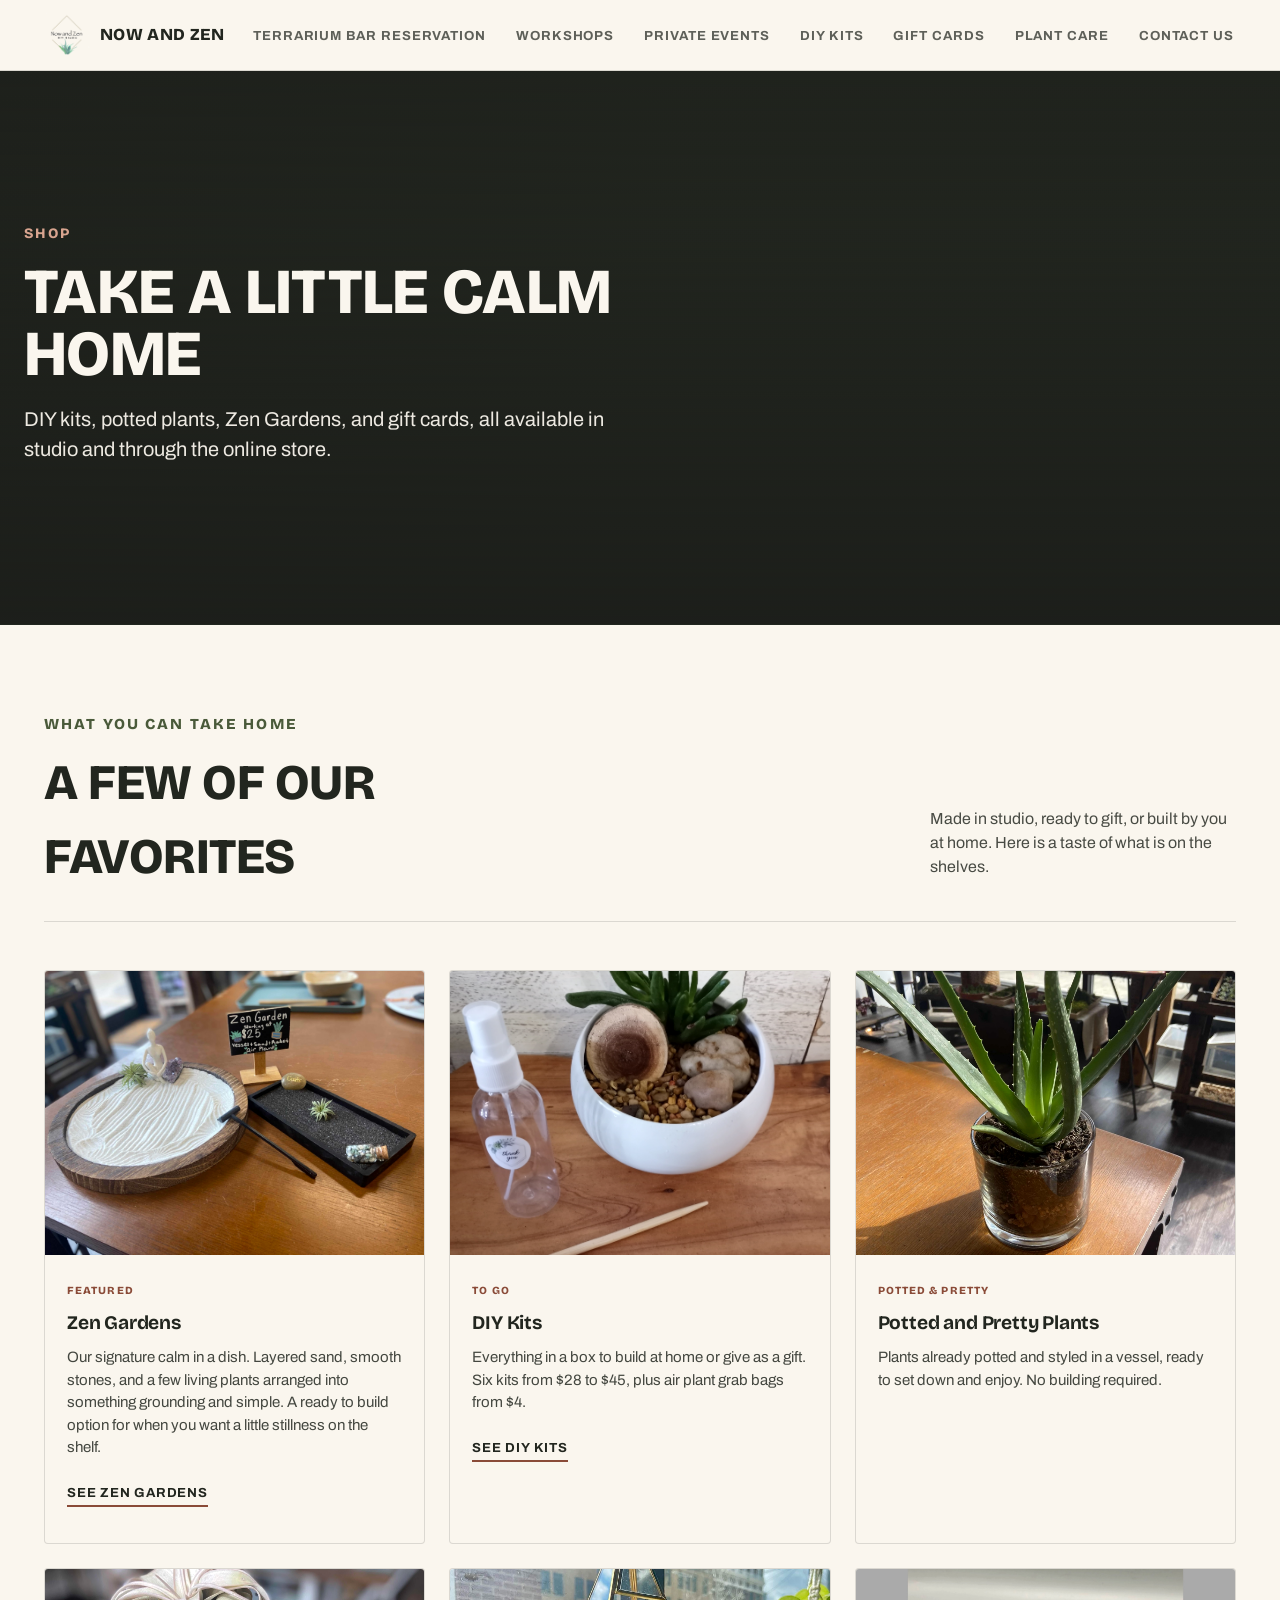
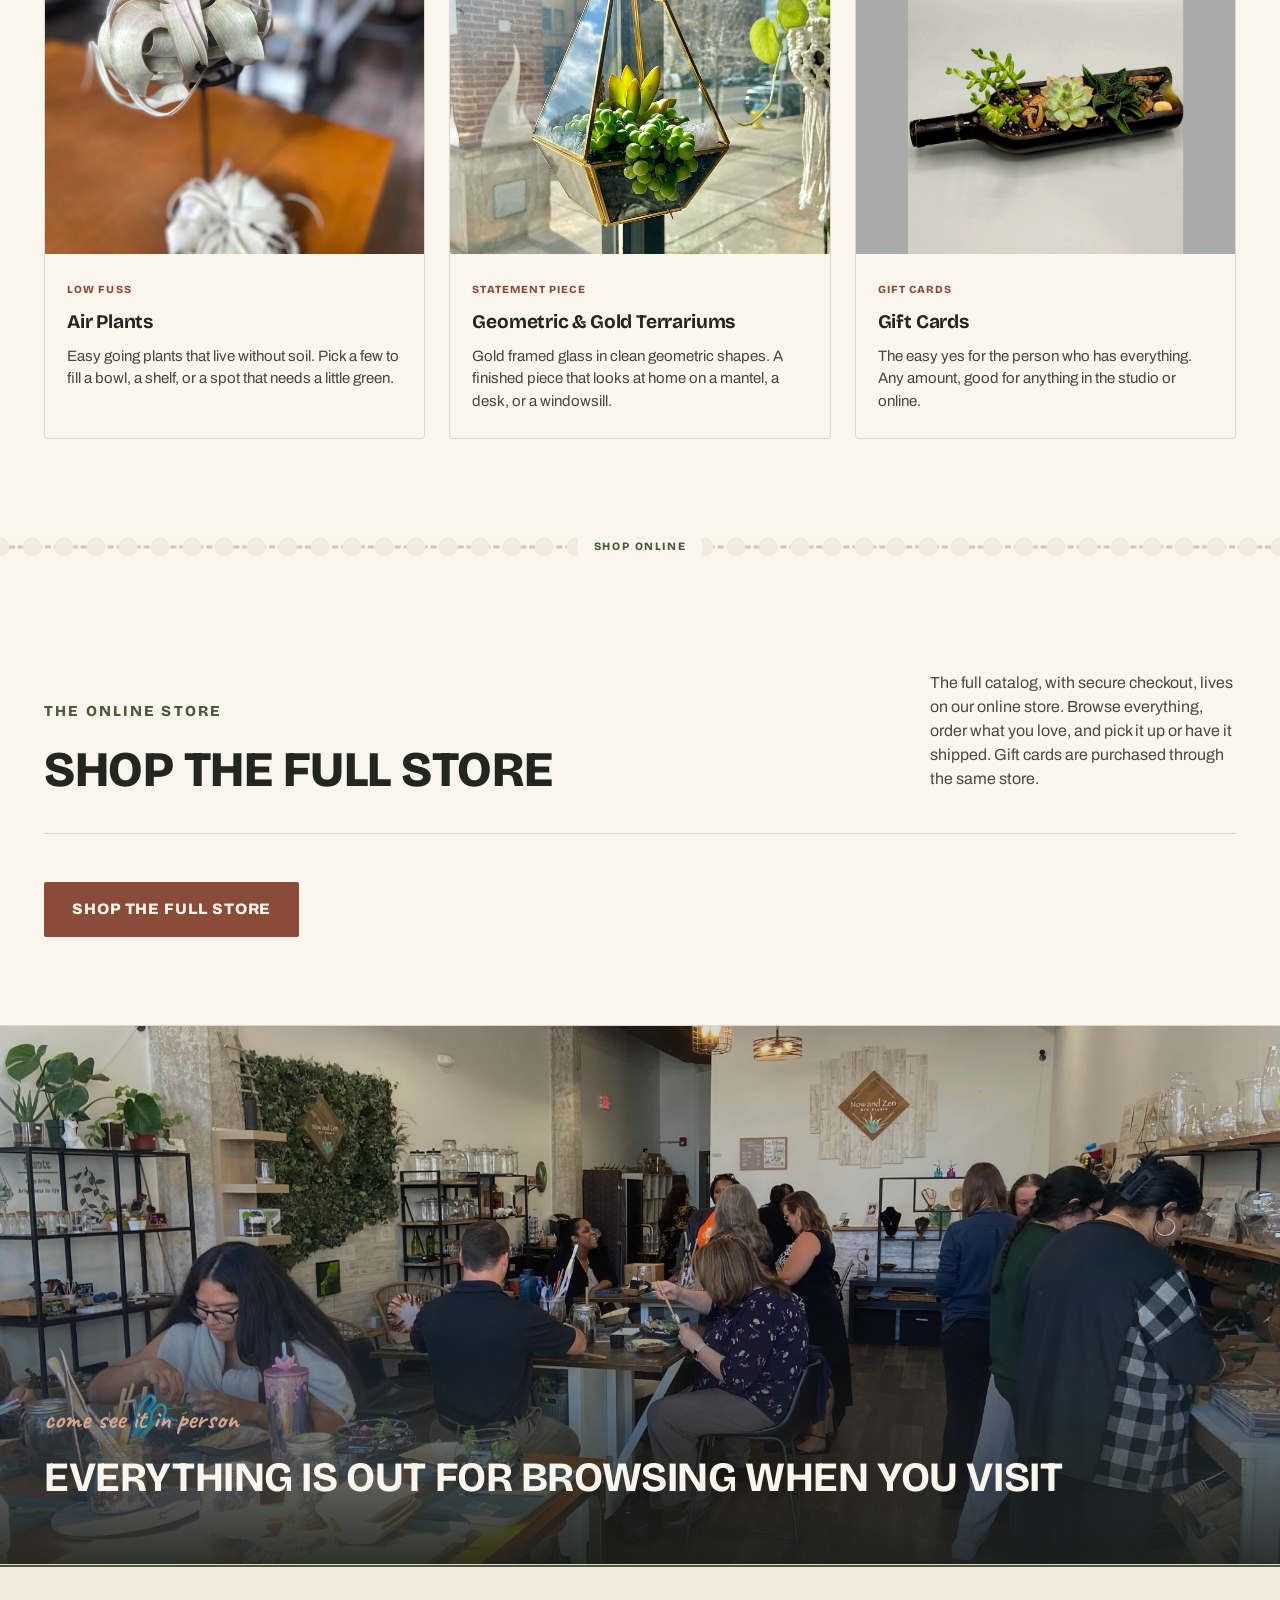
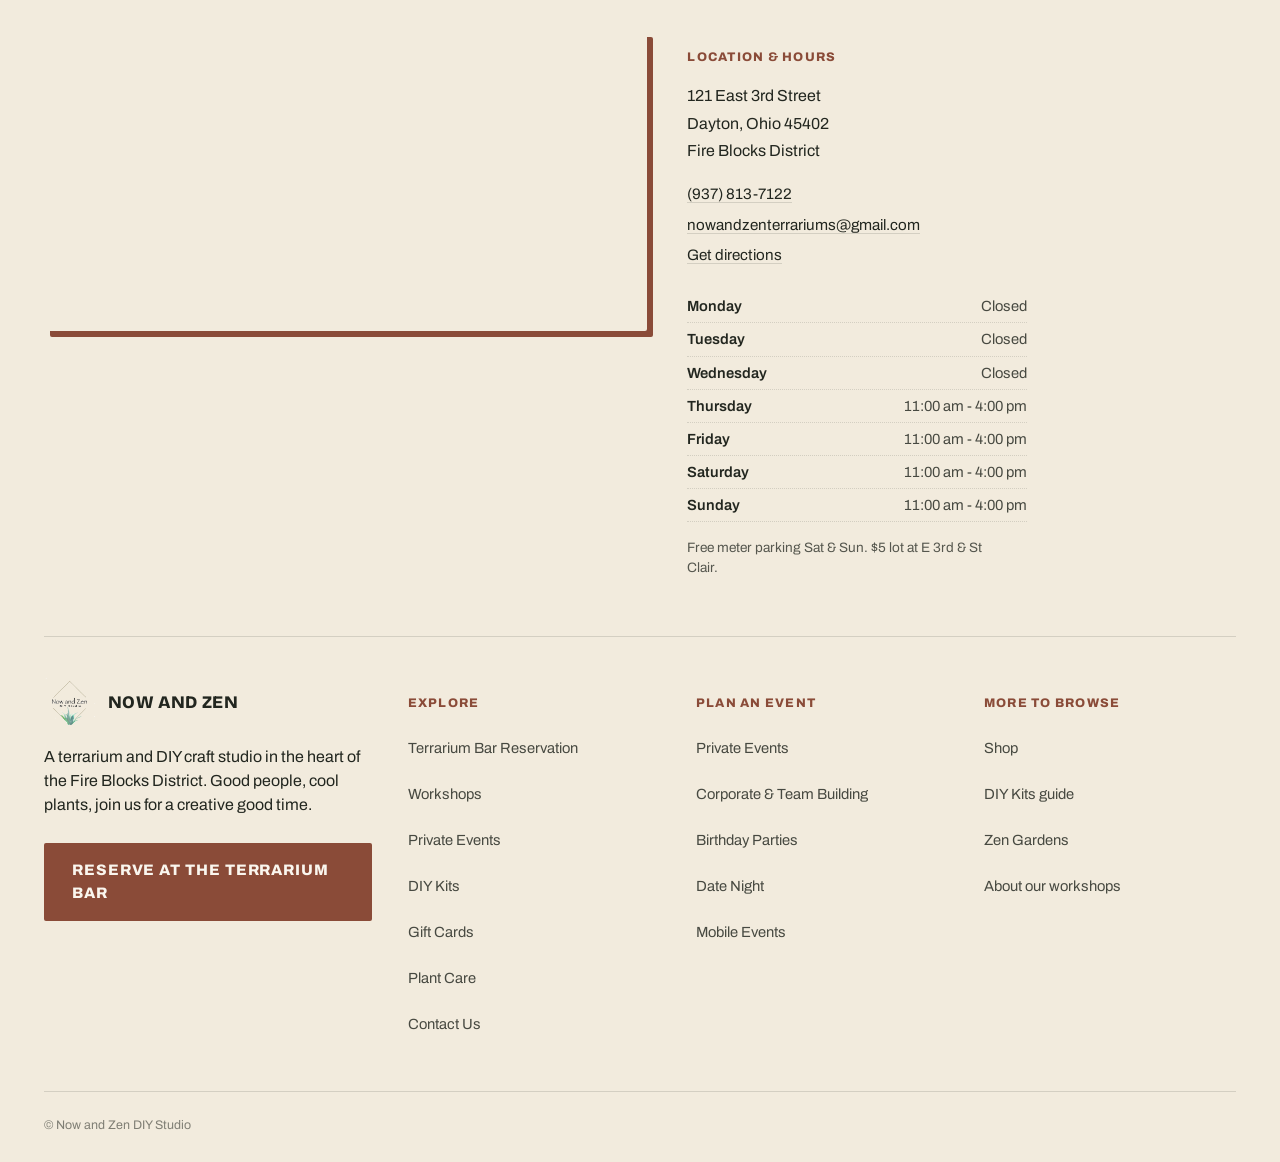
<file: shop.html>
<!doctype html>
<html lang="en">
<head>
<meta charset="UTF-8">
<meta name="viewport" content="width=device-width, initial-scale=1.0">
<title>Shop DIY Kits, Zen Gardens &amp; Gift Cards | Now and Zen DIY Studio, Dayton</title>
<meta name="description" content="Shop terrarium DIY kits, Zen Gardens, potted plants, air plants, and gift cards from Now and Zen DIY Studio in the Fire Blocks District of downtown Dayton, Ohio. Browse in studio or through our online store.">
<link rel="canonical" href="https://shopnowandzen.com/shop.html">
<meta property="og:type" content="website">
<meta property="og:site_name" content="Now and Zen DIY Studio">
<meta property="og:title" content="Shop DIY Kits, Zen Gardens &amp; Gift Cards | Now and Zen DIY Studio, Dayton">
<meta property="og:description" content="Terrarium DIY kits, Zen Gardens, potted plants, air plants, and gift cards from Now and Zen DIY Studio in downtown Dayton, Ohio. Shop in studio or online.">
<meta property="og:url" content="https://shopnowandzen.com/shop.html">
<meta property="og:image" content="https://shopnowandzen.com/img/shop-interior.jpg">
<meta name="twitter:card" content="summary_large_image">
<meta name="twitter:title" content="Shop DIY Kits, Zen Gardens &amp; Gift Cards | Now and Zen DIY Studio, Dayton">
<meta name="twitter:description" content="Terrarium DIY kits, Zen Gardens, potted plants, and gift cards from Now and Zen DIY Studio in downtown Dayton, Ohio.">
<meta name="twitter:image" content="https://shopnowandzen.com/img/shop-interior.jpg">
<link rel="preconnect" href="https://fonts.googleapis.com">
<link rel="preconnect" href="https://fonts.gstatic.com" crossorigin>
<link href="https://fonts.googleapis.com/css2?family=Bricolage+Grotesque:opsz,wght@12..96,400;12..96,600;12..96,700;12..96,800&family=Archivo:wght@400;500;600;700;800&family=Caveat:wght@600;700&display=swap" rel="stylesheet">
<link rel="stylesheet" href="assets/styles.css">
<!-- Breadcrumb schema: Home > Shop -->
<script type="application/ld+json">
{
  "@context": "https://schema.org",
  "@type": "BreadcrumbList",
  "itemListElement": [
    {"@type": "ListItem", "position": 1, "name": "Home", "item": "https://shopnowandzen.com/"},
    {"@type": "ListItem", "position": 2, "name": "Shop", "item": "https://shopnowandzen.com/shop.html"}
  ]
}
</script>
</head>
<body>

<a href="#main" class="skip-link">Skip to content</a>

<!-- ===== SHARED NAV (identical on every page; set aria-current per page) ===== -->
<header class="site-nav">
  <div class="nav-row wrap">
    <a href="index.html" class="nav-brand">
      <img src="img/logo-transparent.png" alt="Now and Zen DIY Studio logo">
      <span>Now and Zen</span>
    </a>
    <nav aria-label="Primary">
      <ul class="nav-links" id="navLinks">
        <li><a href="terrarium-bar-reservation.html">Terrarium Bar Reservation</a></li>
        <li><a href="https://booking.shopnowandzen.com/open-workshop" target="_blank" rel="noopener">Workshops</a></li>
        <li><a href="index.html#private-teaser">Private Events</a></li>
        <li><a href="https://booking.shopnowandzen.com/diy-kits" target="_blank" rel="noopener">DIY Kits</a></li>
        <li><a href="gift-cards.html">Gift Cards</a></li>
        <li><a href="plant-care.html">Plant Care</a></li>
        <li><a href="https://booking.shopnowandzen.com/contact-us" target="_blank" rel="noopener">Contact Us</a></li>
      </ul>
    </nav>
    <button class="nav-toggle" id="navToggle" aria-expanded="false" aria-controls="navLinks" aria-label="Toggle menu">&#9776;</button>
  </div>
</header>

<main id="main">

  <!-- PAGE HEADER -->
  <section class="page-hero">
    <div class="page-hero-media">
      <img src="img/shop-interior.jpg" alt="Inside the Now and Zen shop with plants and finished terrariums on display">
      <img src="img/closed-terrarium-selection.jpg" alt="A selection of closed glass terrariums on a shelf">
      <img src="img/shop-front.jpg" alt="The storefront of Now and Zen DIY Studio in the Fire Blocks District">
    </div>
    <div class="page-hero-content">
      <div class="page-hero-inner">
        <span class="eyebrow">Shop</span>
        <h1>Take a little calm home</h1>
        <p>DIY kits, potted plants, Zen Gardens, and gift cards, all available in studio and through the online store.</p>
      </div>
    </div>
  </section>

  <!-- FEATURED CATEGORIES -->
  <section id="shop-categories">
    <div class="wrap">
      <div class="section-head">
        <div>
          <span class="section-num">What you can take home</span>
          <h2 class="section-title">A few of our favorites</h2>
        </div>
        <p class="section-tag">Made in studio, ready to gift, or built by you at home. Here is a taste of what is on the shelves.</p>
      </div>

      <div class="features-grid">
        <article class="feature-card">
          <div class="feature-photo"><img src="img/zengarden1.jpg" alt="A finished Zen Garden with layered sand, smooth stones, and small plants in a shallow dish"></div>
          <div class="feature-body">
            <span class="feature-tag">Featured</span>
            <h3>Zen Gardens</h3>
            <!-- NEEDS (Paula): Zen Gardens description + set price -->
            <p>Our signature calm in a dish. Layered sand, smooth stones, and a few living plants arranged into something grounding and simple. A ready to build option for when you want a little stillness on the shelf.</p>
            <a href="zen-gardens.html" class="btn-ghost" style="margin-top:14px;"><span>See Zen Gardens</span></a>
          </div>
        </article>

        <article class="feature-card">
          <div class="feature-photo"><img src="img/sahara-dreams-kit.jpg" alt="A boxed DIY terrarium kit ready to take home or give as a gift"></div>
          <div class="feature-body">
            <span class="feature-tag">To Go</span>
            <h3>DIY Kits</h3>
            <p>Everything in a box to build at home or give as a gift. Six kits from $28 to $45, plus air plant grab bags from $4.</p>
            <a href="diy-kits.html" class="btn-ghost" style="margin-top:14px;"><span>See DIY kits</span></a>
          </div>
        </article>

        <article class="feature-card">
          <div class="feature-photo"><img src="img/aloe-alone.jpg" alt="A potted plant styled in a decorative vessel, ready to take home"></div>
          <div class="feature-body">
            <span class="feature-tag">Potted &amp; Pretty</span>
            <h3>Potted and Pretty Plants</h3>
            <p>Plants already potted and styled in a vessel, ready to set down and enjoy. No building required.</p>
          </div>
        </article>

        <article class="feature-card">
          <div class="feature-photo"><img src="img/airplants-tall.jpg" alt="A cluster of air plants displayed together on the studio counter"></div>
          <div class="feature-body">
            <span class="feature-tag">Low Fuss</span>
            <h3>Air Plants</h3>
            <p>Easy going plants that live without soil. Pick a few to fill a bowl, a shelf, or a spot that needs a little green.</p>
          </div>
        </article>

        <article class="feature-card">
          <div class="feature-photo"><img src="img/gold-pyramid-1.jpg" alt="A geometric gold-framed glass terrarium with plants and stones inside"></div>
          <div class="feature-body">
            <span class="feature-tag">Statement Piece</span>
            <h3>Geometric &amp; Gold Terrariums</h3>
            <p>Gold framed glass in clean geometric shapes. A finished piece that looks at home on a mantel, a desk, or a windowsill.</p>
          </div>
        </article>

        <article class="feature-card">
          <div class="feature-photo"><img src="img/wine-terrarium.jpg" alt="A gift card resting beside a finished terrarium on the studio counter"></div>
          <div class="feature-body">
            <span class="feature-tag">Gift Cards</span>
            <h3>Gift Cards</h3>
            <p>The easy yes for the person who has everything. Any amount, good for anything in the studio or online.</p>
          </div>
        </article>
      </div>
    </div>
  </section>

  <div class="perf-divider" aria-hidden="true"><span class="perf-label">Shop online</span></div>

  <!-- SHOP THE FULL STORE CTA -->
  <section id="full-store">
    <div class="wrap">
      <div class="section-head">
        <div>
          <span class="section-num">The online store</span>
          <h2 class="section-title">Shop the full store</h2>
        </div>
        <p class="section-tag">The full catalog, with secure checkout, lives on our online store. Browse everything, order what you love, and pick it up or have it shipped. Gift cards are purchased through the same store.</p>
      </div>
      <div style="margin-top:36px;">
        <a href="https://booking.shopnowandzen.com" class="btn-primary" target="_blank" rel="noopener">Shop the full store</a>
      </div>
    </div>
  </section>

  <!-- MID-BLEED -->
  <section style="padding:0;">
    <div class="mid-bleed">
      <img src="img/shop-interior.jpg" alt="The Now and Zen studio interior with shelves of plants, vessels, and finishing touches out for browsing">
      <div class="mid-bleed-copy">
        <span class="accent-script">come see it in person</span>
        <h2>Everything is out for browsing when you visit</h2>
      </div>
    </div>
  </section>

</main>

<!-- ===== SHARED FOOTER (identical on every page) ===== -->
<footer class="site-footer">
  <div class="wrap">
    <!-- Location block per owner notes 2026-07-21 (slide 14): map, restructured hours,
         email + phone, free-meter parking kept. Replaces the old Visit page. -->
    <div class="footer-locate">
      <div class="footer-map">
        <iframe
          title="Map to Now and Zen DIY Studio, 121 E 3rd St, Dayton, Ohio"
          src="https://www.google.com/maps?q=121+E+3rd+St,+Dayton,+OH+45402&output=embed"
          width="100%" height="300" style="border:0;" loading="lazy"
          referrerpolicy="no-referrer-when-downgrade" allowfullscreen></iframe>
      </div>
      <div class="footer-locate-info">
        <h4>Location &amp; Hours</h4>
        <address>
          121 East 3rd Street<br>Dayton, Ohio 45402<br>Fire Blocks District
        </address>
        <p class="footer-contact">
          <a href="tel:+19378137122">(937) 813-7122</a><br>
          <a href="mailto:nowandzenterrariums@gmail.com">nowandzenterrariums@gmail.com</a><br>
          <a href="https://www.google.com/maps/dir/?api=1&amp;destination=121+E+3rd+St,+Dayton,+OH+45402" target="_blank" rel="noopener">Get directions</a>
        </p>
        <dl class="hours-list">
          <div><dt>Monday</dt><dd>Closed</dd></div>
          <div><dt>Tuesday</dt><dd>Closed</dd></div>
          <div><dt>Wednesday</dt><dd>Closed</dd></div>
          <div><dt>Thursday</dt><dd>11:00 am - 4:00 pm</dd></div>
          <div><dt>Friday</dt><dd>11:00 am - 4:00 pm</dd></div>
          <div><dt>Saturday</dt><dd>11:00 am - 4:00 pm</dd></div>
          <div><dt>Sunday</dt><dd>11:00 am - 4:00 pm</dd></div>
        </dl>
        <p class="footer-parking">Free meter parking Sat &amp; Sun. $5 lot at E 3rd &amp; St Clair.</p>
      </div>
    </div>

    <div class="footer-grid">
      <div>
        <div class="footer-brand">
          <img src="img/logo-transparent.png" alt="Now and Zen DIY Studio logo">
          <span>Now and Zen</span>
        </div>
        <p>A terrarium and DIY craft studio in the heart of the Fire Blocks District. Good people, cool plants, join us for a creative good time.</p>
        <a href="terrarium-bar-reservation.html" class="btn-primary" style="margin-top:10px;">Reserve at the Terrarium Bar</a>
      </div>
      <div class="footer-col">
        <h4>Explore</h4>
        <a href="terrarium-bar-reservation.html">Terrarium Bar Reservation</a>
        <a href="https://booking.shopnowandzen.com/open-workshop" target="_blank" rel="noopener">Workshops</a>
        <a href="index.html#private-teaser">Private Events</a>
        <a href="https://booking.shopnowandzen.com/diy-kits" target="_blank" rel="noopener">DIY Kits</a>
        <a href="gift-cards.html">Gift Cards</a>
        <a href="plant-care.html">Plant Care</a>
        <a href="https://booking.shopnowandzen.com/contact-us" target="_blank" rel="noopener">Contact Us</a>
      </div>
      <div class="footer-col">
        <h4>Plan an event</h4>
        <a href="private-events.html">Private Events</a>
        <a href="corporate-team-building.html">Corporate &amp; Team Building</a>
        <a href="birthday-parties.html">Birthday Parties</a>
        <a href="date-night.html">Date Night</a>
        <a href="mobile-events.html">Mobile Events</a>
      </div>
      <div class="footer-col">
        <h4>More to browse</h4>
        <a href="shop.html">Shop</a>
        <a href="diy-kits.html">DIY Kits guide</a>
        <a href="zen-gardens.html">Zen Gardens</a>
        <a href="workshops.html">About our workshops</a>
      </div>
    </div>
    <div class="footer-bottom">
      <span>&copy; Now and Zen DIY Studio</span>
    </div>
  </div>
</footer>

<script>
  /* mobile nav */
  (function(){
    var toggle=document.getElementById('navToggle'), links=document.getElementById('navLinks');
    if(!toggle||!links)return;
    toggle.addEventListener('click',function(){var o=links.classList.toggle('open');toggle.setAttribute('aria-expanded',o?'true':'false');});
    links.querySelectorAll('a').forEach(function(a){a.addEventListener('click',function(){links.classList.remove('open');toggle.setAttribute('aria-expanded','false');});});
  })();
  /* scroll reveal */
  (function(){
    var els=document.querySelectorAll('.reveal-on-scroll'); if(!els.length)return;
    var reduce=window.matchMedia&&window.matchMedia('(prefers-reduced-motion: reduce)').matches;
    if(reduce||!('IntersectionObserver'in window)){els.forEach(function(e){e.classList.add('is-visible');});return;}
    var ob=new IntersectionObserver(function(en){en.forEach(function(e){if(e.isIntersecting){e.target.classList.add('is-visible');ob.unobserve(e.target);}});},{threshold:0.3});
    els.forEach(function(e){ob.observe(e);});
  })();
</script>
</body>
</html>
</file>
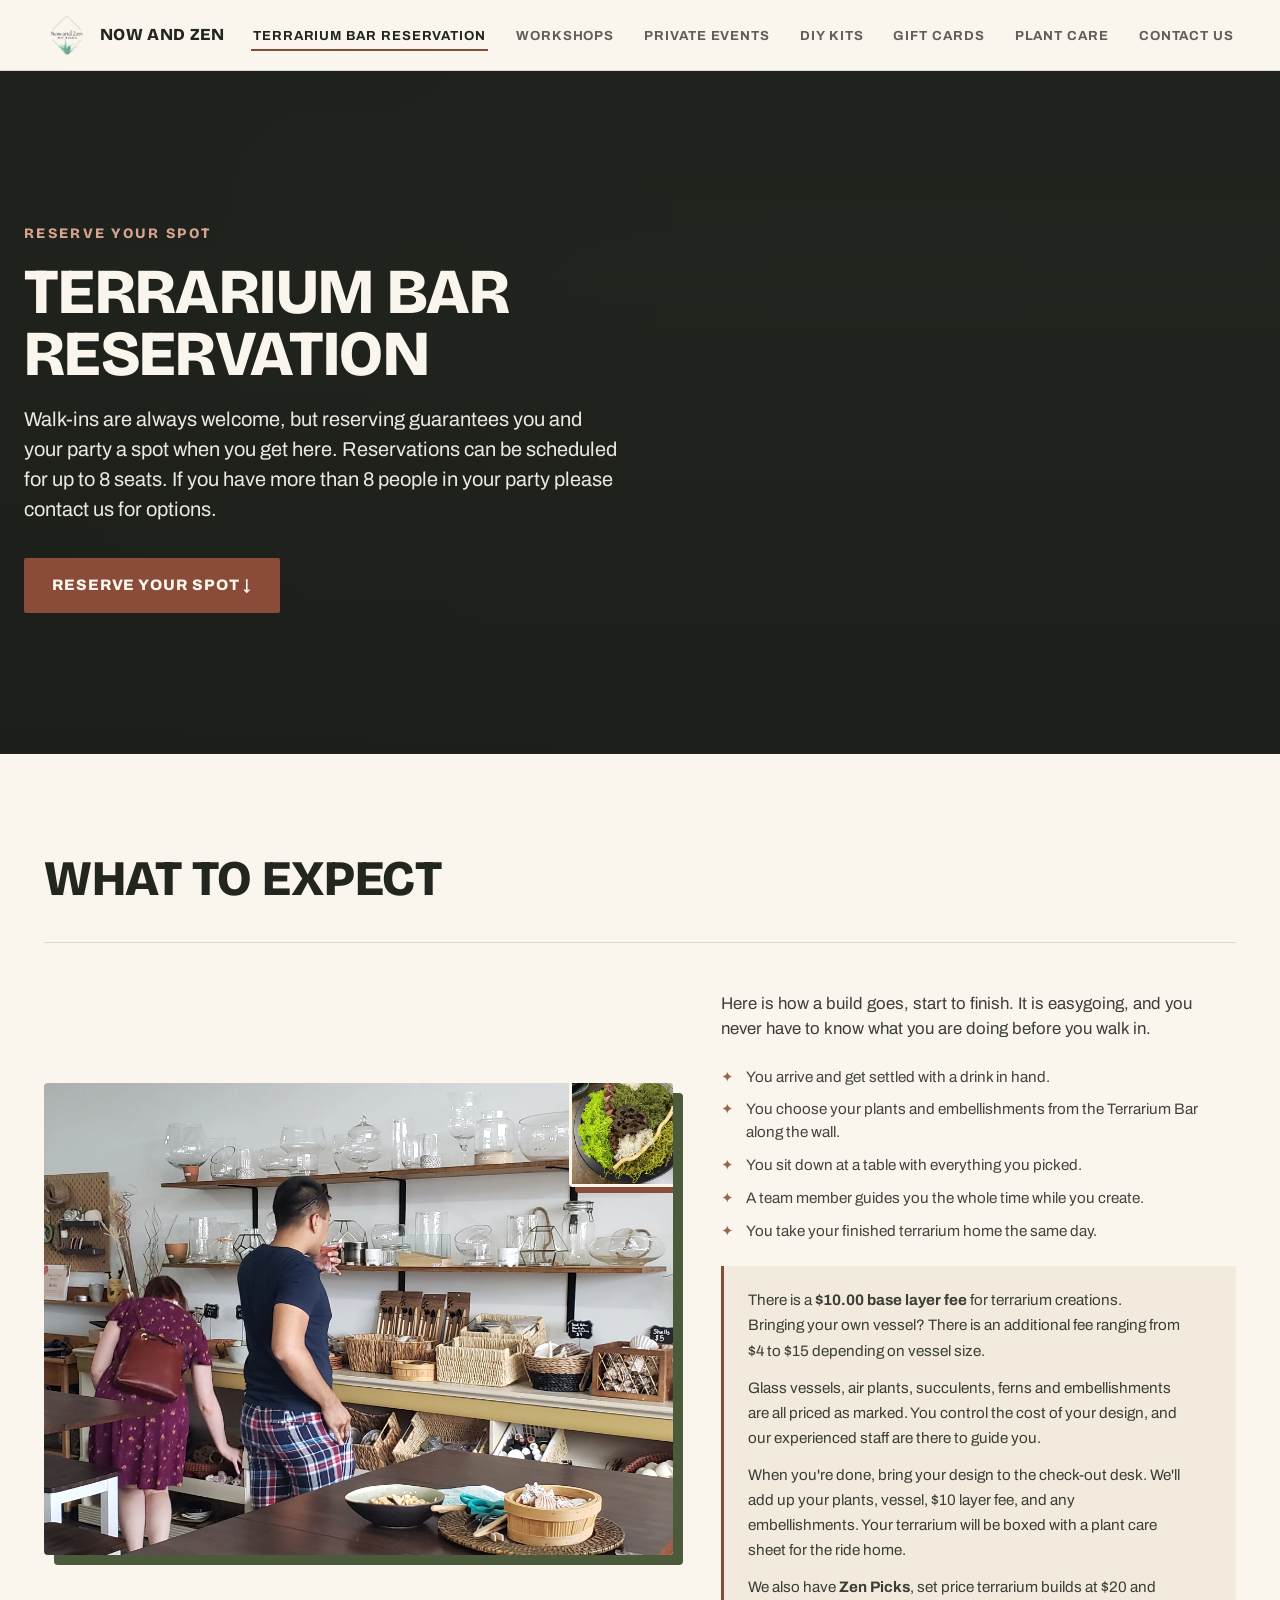
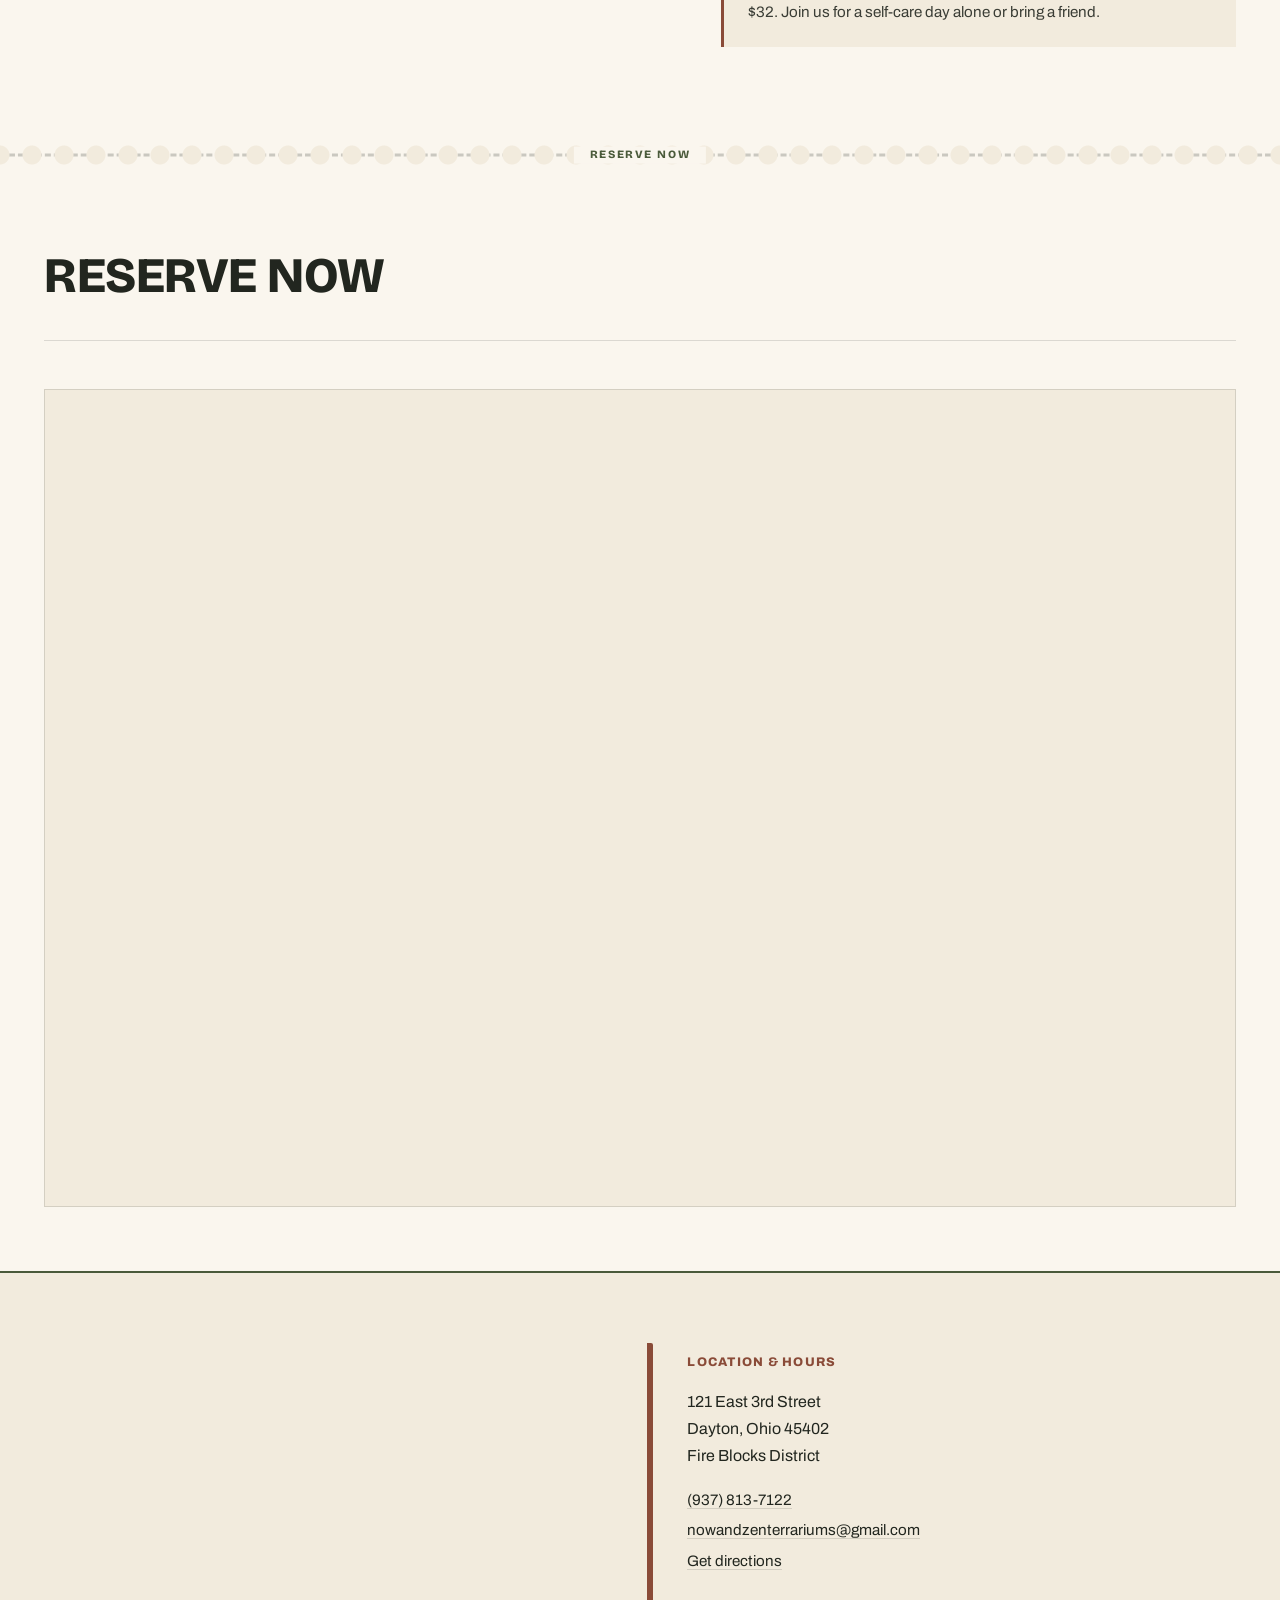
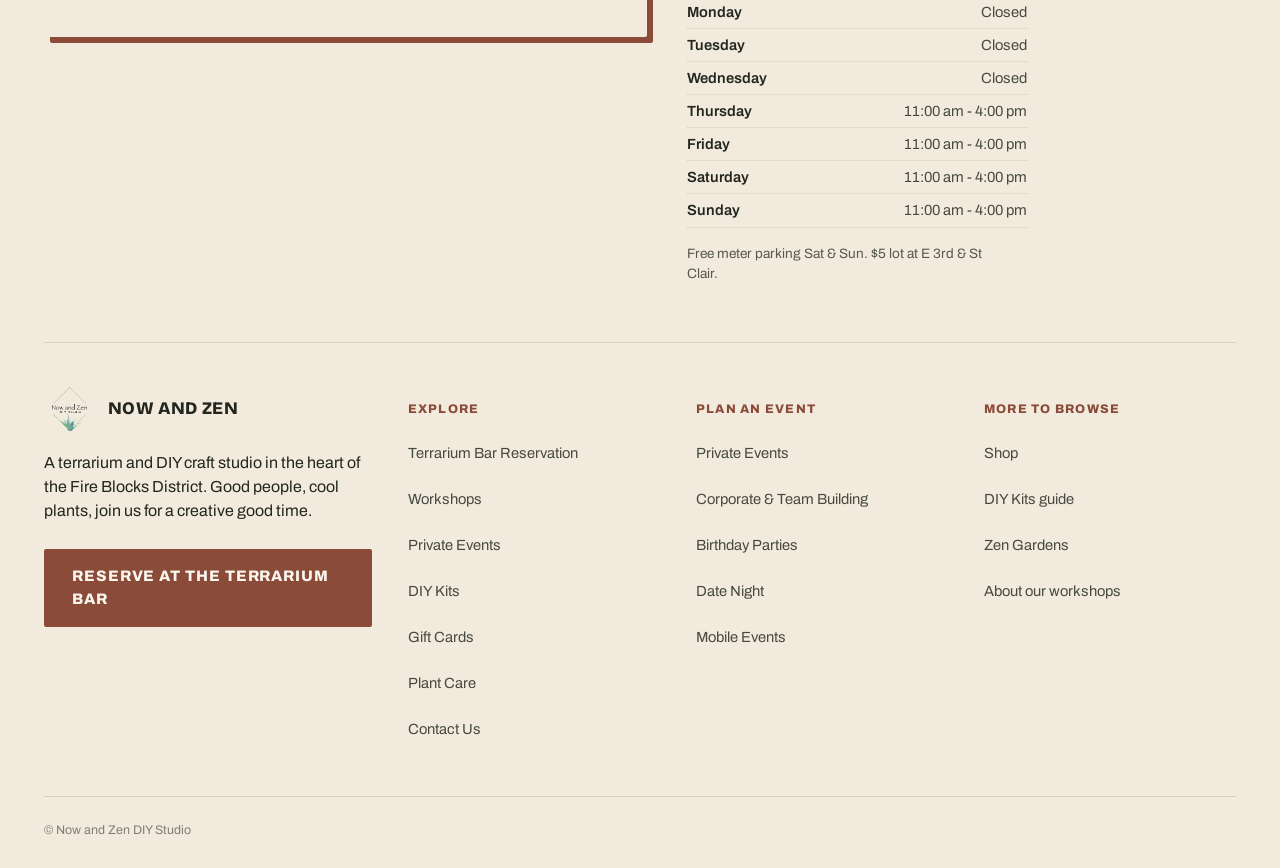
<file: terrarium-bar-reservation.html>
<!doctype html>
<html lang="en">
<head>
<meta charset="UTF-8">
<meta name="viewport" content="width=device-width, initial-scale=1.0">
<title>Terrarium Bar Reservation in Dayton | Now and Zen DIY Studio</title>
<meta name="description" content="Reserve a seat to build at the Terrarium Bar at Now and Zen DIY Studio in the Fire Blocks District of downtown Dayton. Choose your plants and embellishments, sit down at a table, and we guide you the whole way.">
<link rel="canonical" href="https://shopnowandzen.com/terrarium-bar-reservation.html">
<meta property="og:type" content="website">
<meta property="og:site_name" content="Now and Zen DIY Studio">
<meta property="og:title" content="Terrarium Bar Reservation in Dayton | Now and Zen DIY Studio">
<meta property="og:description" content="Reserve a seat to build at the Terrarium Bar at Now and Zen DIY Studio in the Fire Blocks District of downtown Dayton. We guide you the whole way.">
<meta property="og:url" content="https://shopnowandzen.com/terrarium-bar-reservation.html">
<meta property="og:image" content="https://shopnowandzen.com/img/studio-wide.jpg">
<meta name="twitter:card" content="summary_large_image">
<meta name="twitter:title" content="Terrarium Bar Reservation in Dayton | Now and Zen DIY Studio">
<meta name="twitter:description" content="Reserve a seat to build at the Terrarium Bar in the Fire Blocks District of downtown Dayton.">
<meta name="twitter:image" content="https://shopnowandzen.com/img/studio-wide.jpg">
<link rel="preconnect" href="https://fonts.googleapis.com">
<link rel="preconnect" href="https://fonts.gstatic.com" crossorigin>
<link href="https://fonts.googleapis.com/css2?family=Bricolage+Grotesque:opsz,wght@12..96,400;12..96,600;12..96,700;12..96,800&family=Archivo:wght@400;500;600;700;800&family=Caveat:wght@600;700&display=swap" rel="stylesheet">
<link rel="stylesheet" href="assets/styles.css">
<script type="application/ld+json">
{
  "@context": "https://schema.org",
  "@graph": [
    {
      "@type": "BreadcrumbList",
      "itemListElement": [
        {"@type": "ListItem", "position": 1, "name": "Home", "item": "https://shopnowandzen.com/"},
        {"@type": "ListItem", "position": 2, "name": "Terrarium Bar Reservation", "item": "https://shopnowandzen.com/terrarium-bar-reservation.html"}
      ]
    },
    {
      "@type": "Service",
      "serviceType": "Terrarium building",
      "name": "Terrarium Bar Reservation",
      "areaServed": {"@type": "City", "name": "Dayton"},
      "offers": {
        "@type": "Offer",
        "priceCurrency": "USD",
        "price": "10",
        "description": "Maker's fee to create at the Terrarium Bar. Vessels, plants, and embellishments priced separately as marked; bringing your own vessel adds $4 to $15 depending on size."
      },
      "provider": {
        "@type": "LocalBusiness",
        "name": "Now and Zen DIY Studio",
        "telephone": "+1-937-813-7122",
        "email": "nowandzenterrariums@gmail.com",
        "address": {
          "@type": "PostalAddress",
          "streetAddress": "121 E 3rd St",
          "addressLocality": "Dayton",
          "addressRegion": "OH",
          "postalCode": "45402",
          "addressCountry": "US"
        }
      }
    }
  ]
}
</script>
</head>
<body>

<a href="#main" class="skip-link">Skip to content</a>

<!-- ===== SHARED NAV (identical on every page; set aria-current per page) ===== -->
<header class="site-nav">
  <div class="nav-row wrap">
    <a href="index.html" class="nav-brand">
      <img src="img/logo-transparent.png" alt="Now and Zen DIY Studio logo">
      <span>Now and Zen</span>
    </a>
    <nav aria-label="Primary">
      <ul class="nav-links" id="navLinks">
        <li><a href="terrarium-bar-reservation.html" aria-current="page">Terrarium Bar Reservation</a></li>
        <li><a href="https://booking.shopnowandzen.com/open-workshop" target="_blank" rel="noopener">Workshops</a></li>
        <li><a href="index.html#private-teaser">Private Events</a></li>
        <li><a href="https://booking.shopnowandzen.com/diy-kits" target="_blank" rel="noopener">DIY Kits</a></li>
        <li><a href="gift-cards.html">Gift Cards</a></li>
        <li><a href="plant-care.html">Plant Care</a></li>
        <li><a href="https://booking.shopnowandzen.com/contact-us" target="_blank" rel="noopener">Contact Us</a></li>
      </ul>
    </nav>
    <button class="nav-toggle" id="navToggle" aria-expanded="false" aria-controls="navLinks" aria-label="Toggle menu">&#9776;</button>
  </div>
</header>

<main id="main">

  <!-- PAGE HEADER -->
  <section class="page-hero">
    <div class="page-hero-media">
      <!-- Paula's designated photo for this page, emailed 2026-07-21 4:21pm. -->
      <img src="img/reservation-studio.jpg" alt="A busy afternoon at the Terrarium Bar, guests seated at tables building terrariums under the Terrarium Bar sign with the storefront windows behind them">
      <img src="img/studio-wide.jpg" alt="A full room of people building terrariums at Now and Zen">
      <img src="img/table-shot.jpg" alt="A table covered in plants and terrarium building supplies">
    </div>
    <div class="page-hero-content">
      <div class="page-hero-inner">
        <span class="eyebrow">Reserve your spot</span>
        <h1>Terrarium Bar Reservation</h1>
        <p>Walk-ins are always welcome, but reserving guarantees you and your party a spot when you get here. Reservations can be scheduled for up to 8 seats. If you have more than 8 people in your party please contact us for options.</p>
        <!-- Per owner request 2026-07-24: "What to expect" now sits above the booking calendar, so
             this jump link keeps the calendar one click away for anyone who already knows they
             want to book, instead of making everyone scroll past the full explanation first. -->
        <div class="hero-actions">
          <a href="#reserve" class="btn-primary">Reserve your spot &darr;</a>
        </div>
      </div>
    </div>
  </section>

  <!-- WHAT TO EXPECT -->
  <!-- Per owner request 2026-07-24: moved above the booking calendar so visitors read what to
       expect before they book, not after. Now carries its own heading since it's no longer paired
       with "Reserve now" below (that combined pair was the 2026-07-24 call's fix; this reorder
       supersedes it). Body content (photo, copy, list, pricing) is unchanged. -->
  <section id="what-to-expect">
    <div class="wrap">
      <div class="section-head">
        <div>
          <h2 class="section-title">What to expect</h2>
        </div>
      </div>
      <div class="space-block">
        <div class="space-photo">
          <!-- Owner-supplied 2026-07-24 (pptx slide 5): real shot of the Terrarium Bar shelves
               (glass vessels, jars, tools) with customers browsing, so visitors can picture the
               bar itself before booking. Replaces the old flat-lay stand-in. -->
          <img src="img/terrarium-bar-shelves.jpg" alt="The Terrarium Bar shelves stocked with glass vessels, jars, and tools, with customers browsing and choosing their materials">
          <div class="space-detail-float"><img src="img/moss-in-progress.jpg" alt="A terrarium being layered with moss in progress"></div>
        </div>
        <div class="space-copy">
          <p>Here is how a build goes, start to finish. It is easygoing, and you never have to know what you are doing before you walk in.</p>
          <ul class="space-list">
            <li>You arrive and get settled with a drink in hand.</li>
            <li>You choose your plants and embellishments from the Terrarium Bar along the wall.</li>
            <li>You sit down at a table with everything you picked.</li>
            <li>A team member guides you the whole time while you create.</li>
            <li>You take your finished terrarium home the same day.</li>
          </ul>

          <!-- Pricing copy is Paula and Alleah's own wording, supplied 2026-07-21 (slide 16).
               "Base layer fee" is their term, not "maker's fee". -->
          <div class="price-note">
            <p>There is a <strong>$10.00 base layer fee</strong> for terrarium creations. Bringing your own vessel? There is an additional fee ranging from $4 to $15 depending on vessel size.</p>
            <p>Glass vessels, air plants, succulents, ferns and embellishments are all priced as marked. You control the cost of your design, and our experienced staff are there to guide you.</p>
            <p>When you're done, bring your design to the check-out desk. We'll add up your plants, vessel, $10 layer fee, and any embellishments. Your terrarium will be boxed with a plant care sheet for the ride home.</p>
            <p>We also have <strong>Zen Picks</strong>, set price terrarium builds at $20 and $32. Join us for a self-care day alone or bring a friend.</p>
          </div>
        </div>
      </div>
    </div>
  </section>

  <div class="perf-divider" aria-hidden="true"><span class="perf-label">Reserve now</span></div>

  <!-- Acuity embed. Owner-supplied 2026-07-21 (slide 17) with their own owner + appointmentType
       ids, which supersedes the 2026-07-18 finding that reservations ran on Square. The "two ways
       to start", Zen Gardens, and reserve-now sections that used to sit here were removed at their
       request. NEEDS: confirm this calendar is the live one taking bookings today.
       Per owner request 2026-07-24: this section now follows "What to expect" instead of leading
       it, so it carries just its own "Reserve now" heading -- the combined pair from earlier the
       same day is superseded by this reorder. The hero's jump link above still lands here first,
       so booking is never more than one click away. -->
  <section class="section-tight" id="reserve">
    <div class="wrap">
      <div class="section-head">
        <div>
          <h2 class="section-title">Reserve now</h2>
        </div>
      </div>
      <div class="booking-embed">
        <iframe
          src="https://app.acuityscheduling.com/schedule.php?owner=29101508&amp;appointmentType=45859299&amp;ref=embedded_csp"
          title="Schedule a Terrarium Bar reservation"
          width="100%" height="800" frameBorder="0" allow="payment"></iframe>
      </div>
      <noscript>
        <p><a href="https://app.acuityscheduling.com/schedule.php?owner=29101508&amp;appointmentType=45859299" class="btn-primary" target="_blank" rel="noopener">Open the booking calendar</a></p>
      </noscript>
    </div>
  </section>
  <script src="https://embed.acuityscheduling.com/js/embed.js" type="text/javascript"></script>

</main>

<!-- ===== SHARED FOOTER (identical on every page) ===== -->
<footer class="site-footer">
  <div class="wrap">
    <!-- Location block per owner notes 2026-07-21 (slide 14): map, restructured hours,
         email + phone, free-meter parking kept. Replaces the old Visit page. -->
    <div class="footer-locate">
      <div class="footer-map">
        <iframe
          title="Map to Now and Zen DIY Studio, 121 E 3rd St, Dayton, Ohio"
          src="https://www.google.com/maps?q=121+E+3rd+St,+Dayton,+OH+45402&output=embed"
          width="100%" height="300" style="border:0;" loading="lazy"
          referrerpolicy="no-referrer-when-downgrade" allowfullscreen></iframe>
      </div>
      <div class="footer-locate-info">
        <h4>Location &amp; Hours</h4>
        <address>
          121 East 3rd Street<br>Dayton, Ohio 45402<br>Fire Blocks District
        </address>
        <p class="footer-contact">
          <a href="tel:+19378137122">(937) 813-7122</a><br>
          <a href="mailto:nowandzenterrariums@gmail.com">nowandzenterrariums@gmail.com</a><br>
          <a href="https://www.google.com/maps/dir/?api=1&amp;destination=121+E+3rd+St,+Dayton,+OH+45402" target="_blank" rel="noopener">Get directions</a>
        </p>
        <dl class="hours-list">
          <div><dt>Monday</dt><dd>Closed</dd></div>
          <div><dt>Tuesday</dt><dd>Closed</dd></div>
          <div><dt>Wednesday</dt><dd>Closed</dd></div>
          <div><dt>Thursday</dt><dd>11:00 am - 4:00 pm</dd></div>
          <div><dt>Friday</dt><dd>11:00 am - 4:00 pm</dd></div>
          <div><dt>Saturday</dt><dd>11:00 am - 4:00 pm</dd></div>
          <div><dt>Sunday</dt><dd>11:00 am - 4:00 pm</dd></div>
        </dl>
        <p class="footer-parking">Free meter parking Sat &amp; Sun. $5 lot at E 3rd &amp; St Clair.</p>
      </div>
    </div>

    <div class="footer-grid">
      <div>
        <div class="footer-brand">
          <img src="img/logo-transparent.png" alt="Now and Zen DIY Studio logo">
          <span>Now and Zen</span>
        </div>
        <p>A terrarium and DIY craft studio in the heart of the Fire Blocks District. Good people, cool plants, join us for a creative good time.</p>
        <a href="terrarium-bar-reservation.html" class="btn-primary" style="margin-top:10px;">Reserve at the Terrarium Bar</a>
      </div>
      <div class="footer-col">
        <h4>Explore</h4>
        <a href="terrarium-bar-reservation.html">Terrarium Bar Reservation</a>
        <a href="https://booking.shopnowandzen.com/open-workshop" target="_blank" rel="noopener">Workshops</a>
        <a href="index.html#private-teaser">Private Events</a>
        <a href="https://booking.shopnowandzen.com/diy-kits" target="_blank" rel="noopener">DIY Kits</a>
        <a href="gift-cards.html">Gift Cards</a>
        <a href="plant-care.html">Plant Care</a>
        <a href="https://booking.shopnowandzen.com/contact-us" target="_blank" rel="noopener">Contact Us</a>
      </div>
      <div class="footer-col">
        <h4>Plan an event</h4>
        <a href="private-events.html">Private Events</a>
        <a href="corporate-team-building.html">Corporate &amp; Team Building</a>
        <a href="birthday-parties.html">Birthday Parties</a>
        <a href="date-night.html">Date Night</a>
        <a href="mobile-events.html">Mobile Events</a>
      </div>
      <div class="footer-col">
        <h4>More to browse</h4>
        <a href="shop.html">Shop</a>
        <a href="diy-kits.html">DIY Kits guide</a>
        <a href="zen-gardens.html">Zen Gardens</a>
        <a href="workshops.html">About our workshops</a>
      </div>
    </div>
    <div class="footer-bottom">
      <span>&copy; Now and Zen DIY Studio</span>
    </div>
  </div>
</footer>

<script>
  /* mobile nav */
  (function(){
    var toggle=document.getElementById('navToggle'), links=document.getElementById('navLinks');
    if(!toggle||!links)return;
    toggle.addEventListener('click',function(){var o=links.classList.toggle('open');toggle.setAttribute('aria-expanded',o?'true':'false');});
    links.querySelectorAll('a').forEach(function(a){a.addEventListener('click',function(){links.classList.remove('open');toggle.setAttribute('aria-expanded','false');});});
  })();
  /* scroll reveal */
  (function(){
    var els=document.querySelectorAll('.reveal-on-scroll'); if(!els.length)return;
    var reduce=window.matchMedia&&window.matchMedia('(prefers-reduced-motion: reduce)').matches;
    if(reduce||!('IntersectionObserver'in window)){els.forEach(function(e){e.classList.add('is-visible');});return;}
    var ob=new IntersectionObserver(function(en){en.forEach(function(e){if(e.isIntersecting){e.target.classList.add('is-visible');ob.unobserve(e.target);}});},{threshold:0.3});
    els.forEach(function(e){ob.observe(e);});
  })();
</script>
</body>
</html>
</file>
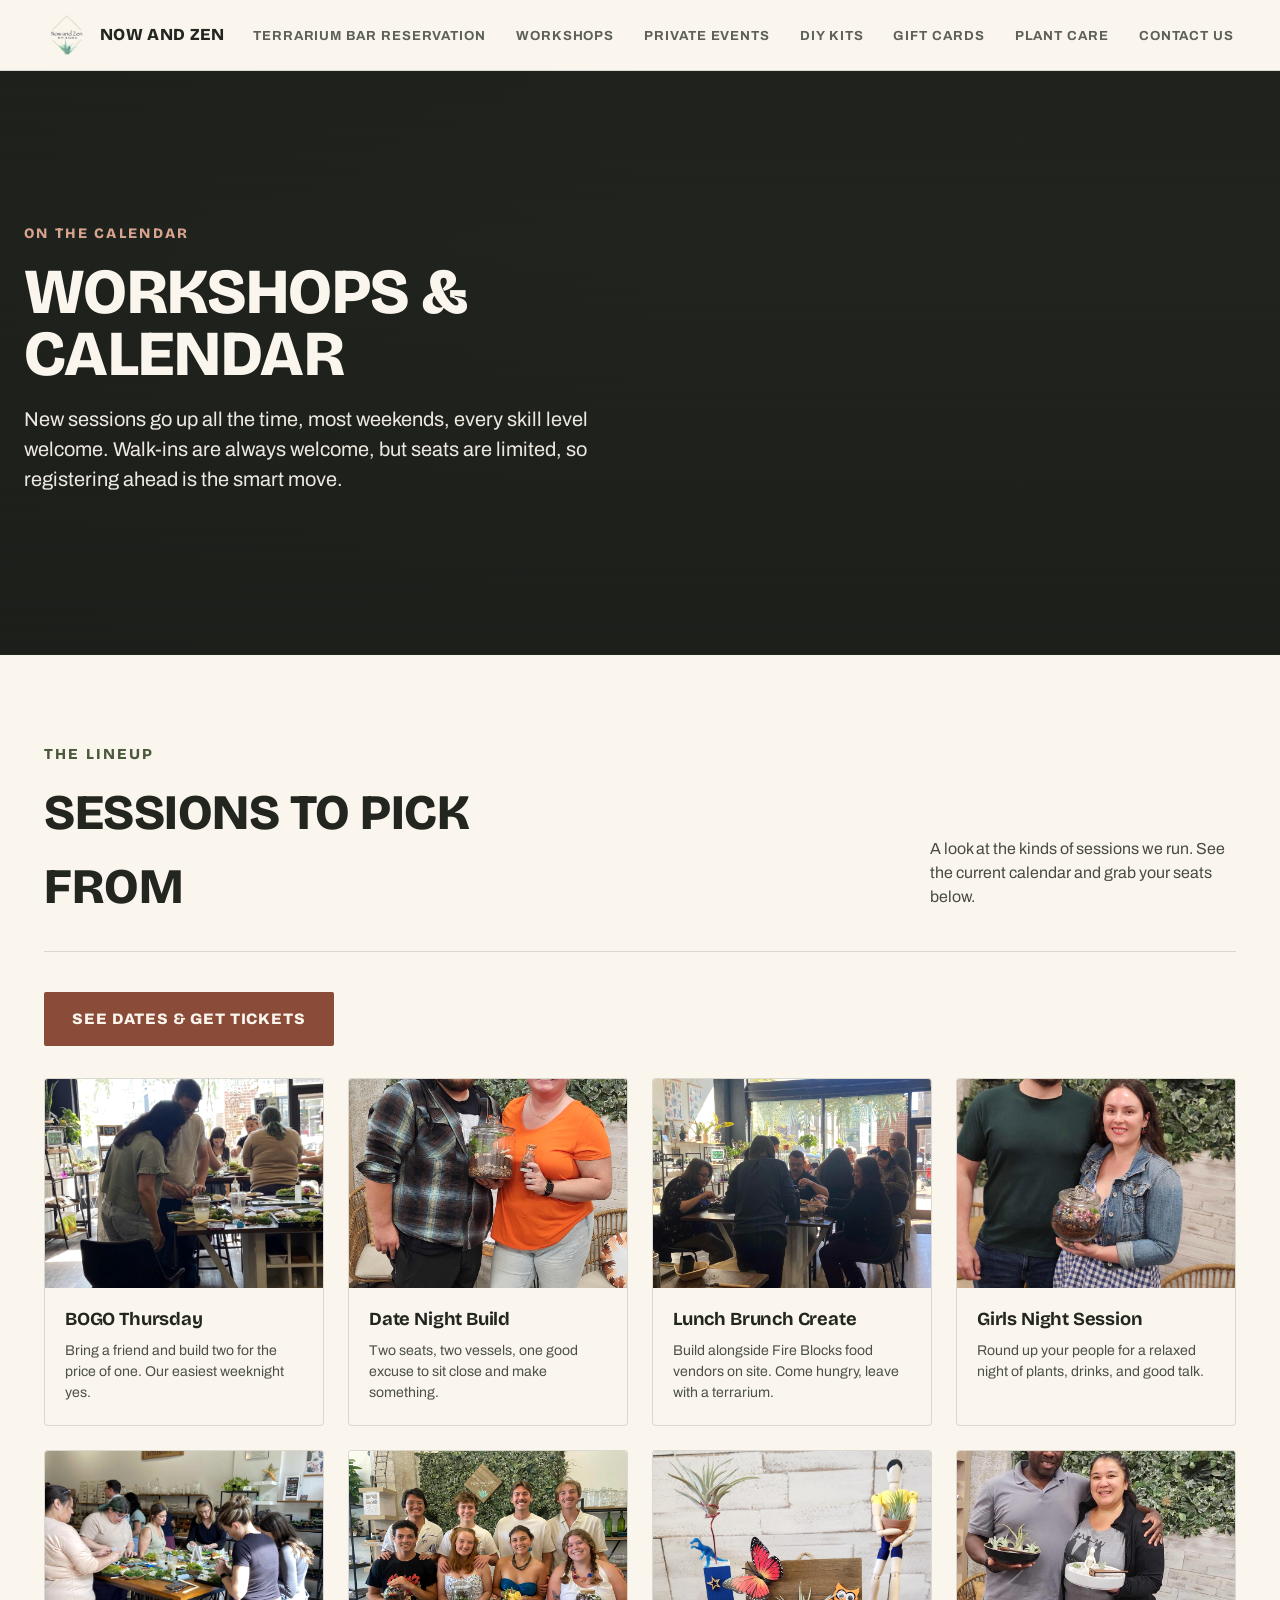
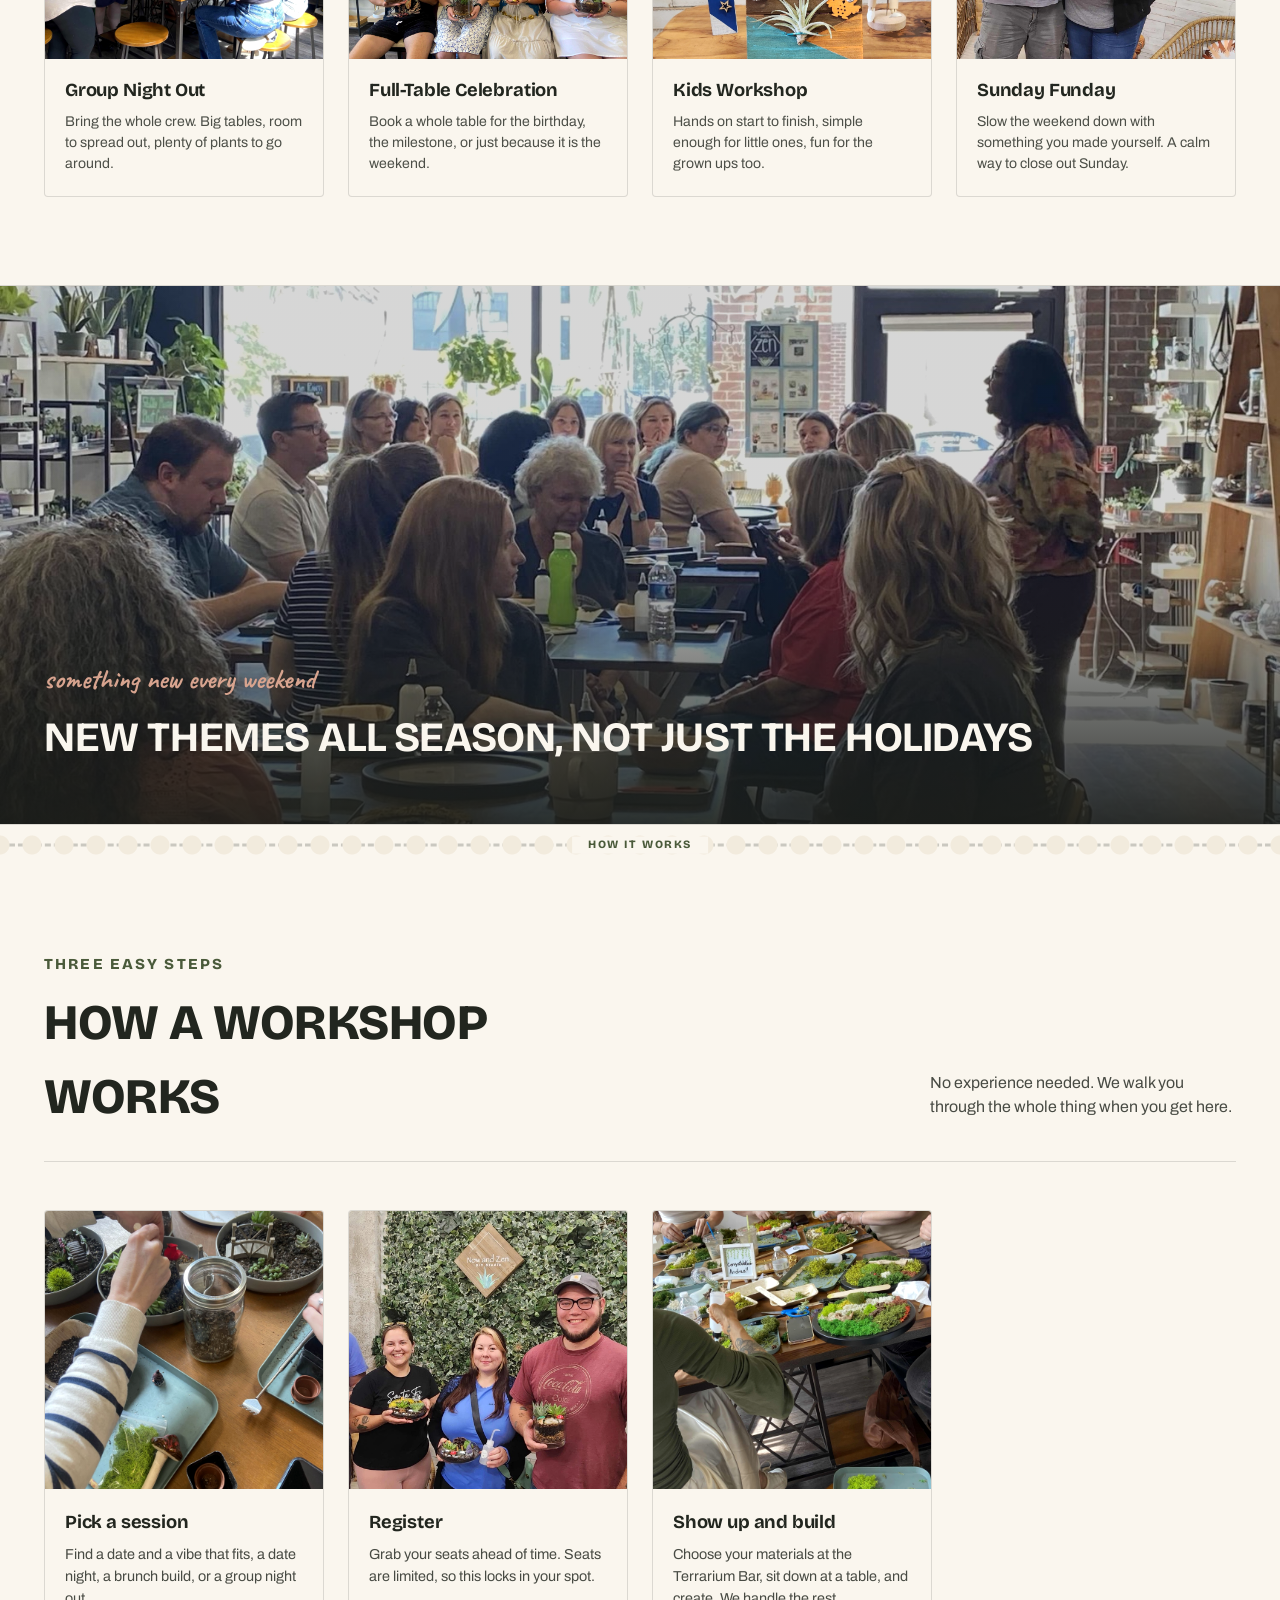
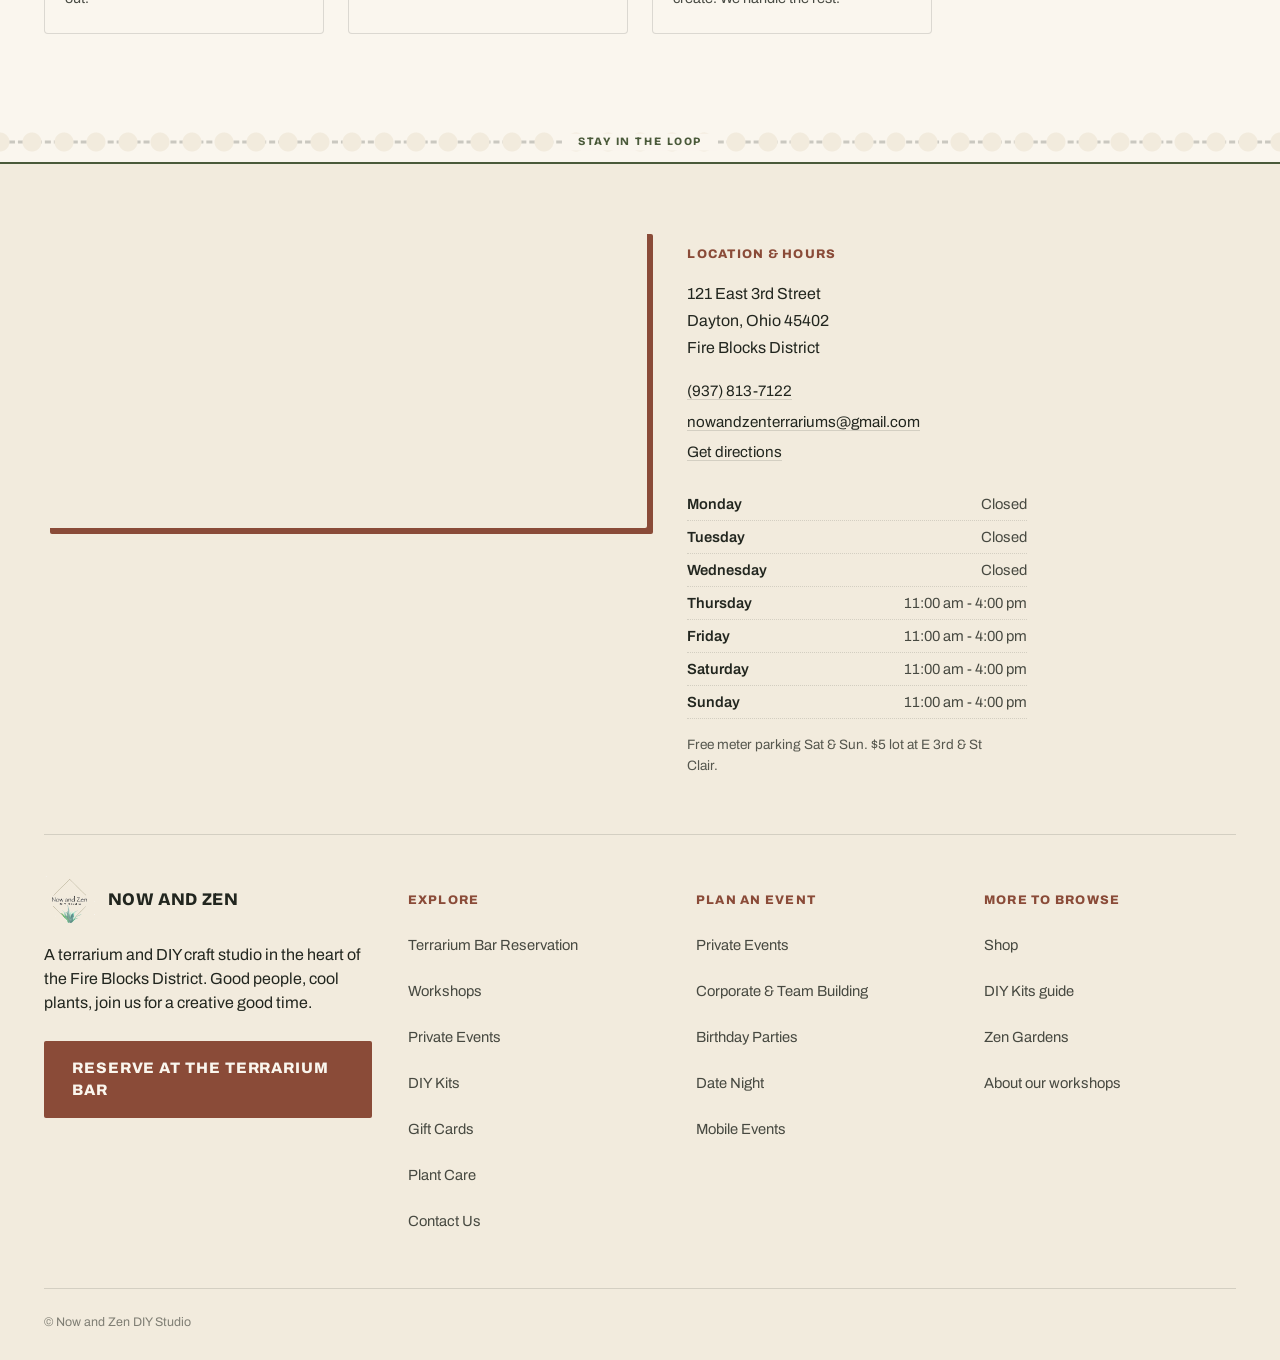
<file: workshops.html>
<!doctype html>
<html lang="en">
<head>
<meta charset="UTF-8">
<meta name="viewport" content="width=device-width, initial-scale=1.0">
<title>Terrarium Workshops &amp; Calendar in Dayton | Now and Zen DIY Studio</title>
<meta name="description" content="Weekend terrarium workshops at Now and Zen DIY Studio in the Fire Blocks District of downtown Dayton, Ohio. Date nights, brunch builds, and group sessions. No reservation needed, though registering ahead is smart.">
<link rel="canonical" href="https://shopnowandzen.com/workshops.html">
<meta property="og:type" content="website">
<meta property="og:site_name" content="Now and Zen DIY Studio">
<meta property="og:title" content="Terrarium Workshops &amp; Calendar in Dayton | Now and Zen DIY Studio">
<meta property="og:description" content="Weekend terrarium workshops in the Fire Blocks District of downtown Dayton, Ohio. Date nights, brunch builds, and group sessions.">
<meta property="og:url" content="https://shopnowandzen.com/workshops.html">
<meta property="og:image" content="https://shopnowandzen.com/img/studio-wide.jpg">
<meta name="twitter:card" content="summary_large_image">
<meta name="twitter:title" content="Terrarium Workshops &amp; Calendar in Dayton | Now and Zen DIY Studio">
<meta name="twitter:description" content="Weekend terrarium workshops, date nights, and group sessions in downtown Dayton, Ohio.">
<meta name="twitter:image" content="https://shopnowandzen.com/img/studio-wide.jpg">
<link rel="preconnect" href="https://fonts.googleapis.com">
<link rel="preconnect" href="https://fonts.gstatic.com" crossorigin>
<link href="https://fonts.googleapis.com/css2?family=Bricolage+Grotesque:opsz,wght@12..96,400;12..96,600;12..96,700;12..96,800&family=Archivo:wght@400;500;600;700;800&family=Caveat:wght@600;700&display=swap" rel="stylesheet">
<link rel="stylesheet" href="assets/styles.css">
<!-- NEEDS (Paula): individual Event entries with real dates get generated from the CMS collection in production -->
<script type="application/ld+json">
{
  "@context": "https://schema.org",
  "@graph": [
    {
      "@type": "BreadcrumbList",
      "itemListElement": [
        {"@type": "ListItem", "position": 1, "name": "Home", "item": "https://shopnowandzen.com/"},
        {"@type": "ListItem", "position": 2, "name": "Workshops", "item": "https://shopnowandzen.com/workshops.html"}
      ]
    },
    {
      "@type": "EventSeries",
      "name": "Now and Zen Workshops",
      "location": {
        "@type": "Place",
        "name": "Now and Zen DIY Studio",
        "address": {
          "@type": "PostalAddress",
          "streetAddress": "121 E 3rd St",
          "addressLocality": "Dayton",
          "addressRegion": "OH",
          "postalCode": "45402",
          "addressCountry": "US"
        }
      },
      "organizer": {
        "@type": "LocalBusiness",
        "name": "Now and Zen DIY Studio",
        "telephone": "+1-937-813-7122",
        "email": "nowandzenterrariums@gmail.com",
        "url": "https://shopnowandzen.com/"
      }
    }
  ]
}
</script>
</head>
<body>

<a href="#main" class="skip-link">Skip to content</a>

<!-- ===== SHARED NAV (identical on every page; set aria-current per page) ===== -->
<header class="site-nav">
  <div class="nav-row wrap">
    <a href="index.html" class="nav-brand">
      <img src="img/logo-transparent.png" alt="Now and Zen DIY Studio logo">
      <span>Now and Zen</span>
    </a>
    <nav aria-label="Primary">
      <ul class="nav-links" id="navLinks">
        <li><a href="terrarium-bar-reservation.html">Terrarium Bar Reservation</a></li>
        <li><a href="https://booking.shopnowandzen.com/open-workshop" target="_blank" rel="noopener">Workshops</a></li>
        <li><a href="index.html#private-teaser">Private Events</a></li>
        <li><a href="https://booking.shopnowandzen.com/diy-kits" target="_blank" rel="noopener">DIY Kits</a></li>
        <li><a href="gift-cards.html">Gift Cards</a></li>
        <li><a href="plant-care.html">Plant Care</a></li>
        <li><a href="https://booking.shopnowandzen.com/contact-us" target="_blank" rel="noopener">Contact Us</a></li>
      </ul>
    </nav>
    <button class="nav-toggle" id="navToggle" aria-expanded="false" aria-controls="navLinks" aria-label="Toggle menu">&#9776;</button>
  </div>
</header>

<main id="main">

  <!-- PAGE HEADER -->
  <section class="page-hero">
    <div class="page-hero-media">
      <img src="img/julybiggroup.jpg" alt="A big group celebrating around their finished terrariums">
      <img src="img/people-working-congrats.jpg" alt="A packed workshop table, everyone building together">
      <img src="img/group-working.jpg" alt="Friends working together on terrariums at a communal table">
    </div>
    <div class="page-hero-content">
      <div class="page-hero-inner">
        <span class="eyebrow">On the calendar</span>
        <h1>Workshops &amp; Calendar</h1>
        <p>New sessions go up all the time, most weekends, every skill level welcome. Walk-ins are always welcome, but seats are limited, so registering ahead is the smart move.</p>
      </div>
    </div>
  </section>

  <!-- WORKSHOPS GRID -->
  <section id="calendar">
    <div class="wrap">
      <div class="section-head">
        <div>
          <span class="section-num">The lineup</span>
          <h2 class="section-title">Sessions to pick from</h2>
        </div>
        <p class="section-tag">A look at the kinds of sessions we run. See the current calendar and grab your seats below.</p>
      </div>

      <div style="margin:-8px 0 32px;">
        <a href="https://booking.shopnowandzen.com/open-workshop" class="btn-primary" target="_blank" rel="noopener">See dates &amp; get tickets</a>
      </div>

      <!-- The cards below are deliberately theme-based, not date-specific, real dates change week
           to week (confirmed with Paula 2026-07-05, no fixed monthly rotation) and would go stale
           on a static page. The "get tickets" link above always shows the real, current calendar.
           NEEDS (Paula): real upcoming dates, session names, and prices become a CMS collection the
           owner edits herself once the production build is live. -->
      <div class="ways-grid">
        <article class="strip-card">
          <div class="strip-photo"><span class="strip-date">Thu</span><img src="img/couple-working.jpg" alt="A couple building terrariums side by side at the studio"></div>
          <div class="strip-body"><h3>BOGO Thursday</h3><p>Bring a friend and build two for the price of one. Our easiest weeknight yes.</p></div>
        </article>
        <article class="strip-card">
          <div class="strip-photo"><span class="strip-date">Fri</span><img src="img/couple1.jpg" alt="A couple sitting close while building a terrarium together"></div>
          <div class="strip-body"><h3>Date Night Build</h3><p>Two seats, two vessels, one good excuse to sit close and make something.</p></div>
        </article>
        <article class="strip-card">
          <div class="strip-photo"><span class="strip-date">Fri</span><img src="img/table-shot.jpg" alt="Friends gathered at a shared table of plants and building supplies"></div>
          <div class="strip-body"><h3>Lunch Brunch Create</h3><p>Build alongside Fire Blocks food vendors on site. Come hungry, leave with a terrarium.</p></div>
        </article>
        <article class="strip-card">
          <div class="strip-photo"><span class="strip-date">Fri</span><img src="img/couple3.jpg" alt="Two friends laughing together over a finished terrarium"></div>
          <div class="strip-body"><h3>Girls Night Session</h3><p>Round up your people for a relaxed night of plants, drinks, and good talk.</p></div>
        </article>
        <article class="strip-card">
          <div class="strip-photo"><span class="strip-date">Sat</span><img src="img/group-working.jpg" alt="A group working on terrariums together at a communal table"></div>
          <div class="strip-body"><h3>Group Night Out</h3><p>Bring the whole crew. Big tables, room to spread out, plenty of plants to go around.</p></div>
        </article>
        <article class="strip-card">
          <div class="strip-photo"><span class="strip-date">Sat</span><img src="img/julybiggroup.jpg" alt="A large happy group gathered around a table of finished terrariums"></div>
          <div class="strip-body"><h3>Full-Table Celebration</h3><p>Book a whole table for the birthday, the milestone, or just because it is the weekend.</p></div>
        </article>
        <article class="strip-card">
          <div class="strip-photo"><span class="strip-date">Sat</span><img src="img/kidsworkshop.jpg" alt="A kid-themed air plant board with a dinosaur, butterfly, and owl, made at the studio"></div>
          <div class="strip-body"><h3>Kids Workshop</h3><p>Hands on start to finish, simple enough for little ones, fun for the grown ups too.</p></div>
        </article>
        <article class="strip-card">
          <div class="strip-photo"><span class="strip-date">Sun</span><img src="img/couple5.jpg" alt="Two people celebrating with their finished terrariums"></div>
          <div class="strip-body"><h3>Sunday Funday</h3><p>Slow the weekend down with something you made yourself. A calm way to close out Sunday.</p></div>
        </article>
      </div>
    </div>
  </section>

  <!-- MID-BLEED -->
  <section style="padding:0;">
    <div class="mid-bleed">
      <img src="img/studio-wide.jpg" alt="A full workshop crowd seated at long tables building terrariums together near the storefront windows">
      <div class="mid-bleed-copy">
        <span class="accent-script">something new every weekend</span>
        <h2>New themes all season, not just the holidays</h2>
      </div>
    </div>
  </section>

  <div class="perf-divider" aria-hidden="true"><span class="perf-label">How it works</span></div>

  <!-- HOW IT WORKS -->
  <section id="how-it-works">
    <div class="wrap">
      <div class="section-head">
        <div>
          <span class="section-num">Three easy steps</span>
          <h2 class="section-title">How a workshop works</h2>
        </div>
        <p class="section-tag">No experience needed. We walk you through the whole thing when you get here.</p>
      </div>

      <div class="ways-grid">
        <article class="way-card">
          <div class="way-photo"><span class="way-num">1</span><img src="img/triple-working.jpg" alt="Friends looking over the session options together"></div>
          <div class="way-body">
            <h3>Pick a session</h3>
            <p>Find a date and a vibe that fits, a date night, a brunch build, or a group night out.</p>
          </div>
        </article>
        <article class="way-card">
          <div class="way-photo"><span class="way-num">2</span><img src="img/couple4.jpg" alt="Two friends smiling while holding their finished terrariums"></div>
          <div class="way-body">
            <h3>Register</h3>
            <p>Grab your seats ahead of time. Seats are limited, so this locks in your spot.</p>
          </div>
        </article>
        <article class="way-card">
          <div class="way-photo"><span class="way-num">3</span><img src="img/people-working-congrats.jpg" alt="A workshop group building moss art together at a long table"></div>
          <div class="way-body">
            <h3>Show up and build</h3>
            <p>Choose your materials at the Terrarium Bar, sit down at a table, and create. We handle the rest.</p>
          </div>
        </article>
      </div>
    </div>
  </section>

  <div class="perf-divider" aria-hidden="true"><span class="perf-label">Stay in the loop</span></div>

  <!-- NEWSLETTER -->
  <!-- NEEDS (Craig): confirm Netlify Forms is enabled and set the notification email. -->
</main>

<!-- ===== SHARED FOOTER (identical on every page) ===== -->
<footer class="site-footer">
  <div class="wrap">
    <!-- Location block per owner notes 2026-07-21 (slide 14): map, restructured hours,
         email + phone, free-meter parking kept. Replaces the old Visit page. -->
    <div class="footer-locate">
      <div class="footer-map">
        <iframe
          title="Map to Now and Zen DIY Studio, 121 E 3rd St, Dayton, Ohio"
          src="https://www.google.com/maps?q=121+E+3rd+St,+Dayton,+OH+45402&output=embed"
          width="100%" height="300" style="border:0;" loading="lazy"
          referrerpolicy="no-referrer-when-downgrade" allowfullscreen></iframe>
      </div>
      <div class="footer-locate-info">
        <h4>Location &amp; Hours</h4>
        <address>
          121 East 3rd Street<br>Dayton, Ohio 45402<br>Fire Blocks District
        </address>
        <p class="footer-contact">
          <a href="tel:+19378137122">(937) 813-7122</a><br>
          <a href="mailto:nowandzenterrariums@gmail.com">nowandzenterrariums@gmail.com</a><br>
          <a href="https://www.google.com/maps/dir/?api=1&amp;destination=121+E+3rd+St,+Dayton,+OH+45402" target="_blank" rel="noopener">Get directions</a>
        </p>
        <dl class="hours-list">
          <div><dt>Monday</dt><dd>Closed</dd></div>
          <div><dt>Tuesday</dt><dd>Closed</dd></div>
          <div><dt>Wednesday</dt><dd>Closed</dd></div>
          <div><dt>Thursday</dt><dd>11:00 am - 4:00 pm</dd></div>
          <div><dt>Friday</dt><dd>11:00 am - 4:00 pm</dd></div>
          <div><dt>Saturday</dt><dd>11:00 am - 4:00 pm</dd></div>
          <div><dt>Sunday</dt><dd>11:00 am - 4:00 pm</dd></div>
        </dl>
        <p class="footer-parking">Free meter parking Sat &amp; Sun. $5 lot at E 3rd &amp; St Clair.</p>
      </div>
    </div>

    <div class="footer-grid">
      <div>
        <div class="footer-brand">
          <img src="img/logo-transparent.png" alt="Now and Zen DIY Studio logo">
          <span>Now and Zen</span>
        </div>
        <p>A terrarium and DIY craft studio in the heart of the Fire Blocks District. Good people, cool plants, join us for a creative good time.</p>
        <a href="terrarium-bar-reservation.html" class="btn-primary" style="margin-top:10px;">Reserve at the Terrarium Bar</a>
      </div>
      <div class="footer-col">
        <h4>Explore</h4>
        <a href="terrarium-bar-reservation.html">Terrarium Bar Reservation</a>
        <a href="https://booking.shopnowandzen.com/open-workshop" target="_blank" rel="noopener">Workshops</a>
        <a href="index.html#private-teaser">Private Events</a>
        <a href="https://booking.shopnowandzen.com/diy-kits" target="_blank" rel="noopener">DIY Kits</a>
        <a href="gift-cards.html">Gift Cards</a>
        <a href="plant-care.html">Plant Care</a>
        <a href="https://booking.shopnowandzen.com/contact-us" target="_blank" rel="noopener">Contact Us</a>
      </div>
      <div class="footer-col">
        <h4>Plan an event</h4>
        <a href="private-events.html">Private Events</a>
        <a href="corporate-team-building.html">Corporate &amp; Team Building</a>
        <a href="birthday-parties.html">Birthday Parties</a>
        <a href="date-night.html">Date Night</a>
        <a href="mobile-events.html">Mobile Events</a>
      </div>
      <div class="footer-col">
        <h4>More to browse</h4>
        <a href="shop.html">Shop</a>
        <a href="diy-kits.html">DIY Kits guide</a>
        <a href="zen-gardens.html">Zen Gardens</a>
        <a href="workshops.html">About our workshops</a>
      </div>
    </div>
    <div class="footer-bottom">
      <span>&copy; Now and Zen DIY Studio</span>
    </div>
  </div>
</footer>

<script>
  /* mobile nav */
  (function(){
    var toggle=document.getElementById('navToggle'), links=document.getElementById('navLinks');
    if(!toggle||!links)return;
    toggle.addEventListener('click',function(){var o=links.classList.toggle('open');toggle.setAttribute('aria-expanded',o?'true':'false');});
    links.querySelectorAll('a').forEach(function(a){a.addEventListener('click',function(){links.classList.remove('open');toggle.setAttribute('aria-expanded','false');});});
  })();
  /* scroll reveal */
  (function(){
    var els=document.querySelectorAll('.reveal-on-scroll'); if(!els.length)return;
    var reduce=window.matchMedia&&window.matchMedia('(prefers-reduced-motion: reduce)').matches;
    if(reduce||!('IntersectionObserver'in window)){els.forEach(function(e){e.classList.add('is-visible');});return;}
    var ob=new IntersectionObserver(function(en){en.forEach(function(e){if(e.isIntersecting){e.target.classList.add('is-visible');ob.unobserve(e.target);}});},{threshold:0.3});
    els.forEach(function(e){ob.observe(e);});
  })();
</script>
</body>
</html>
</file>
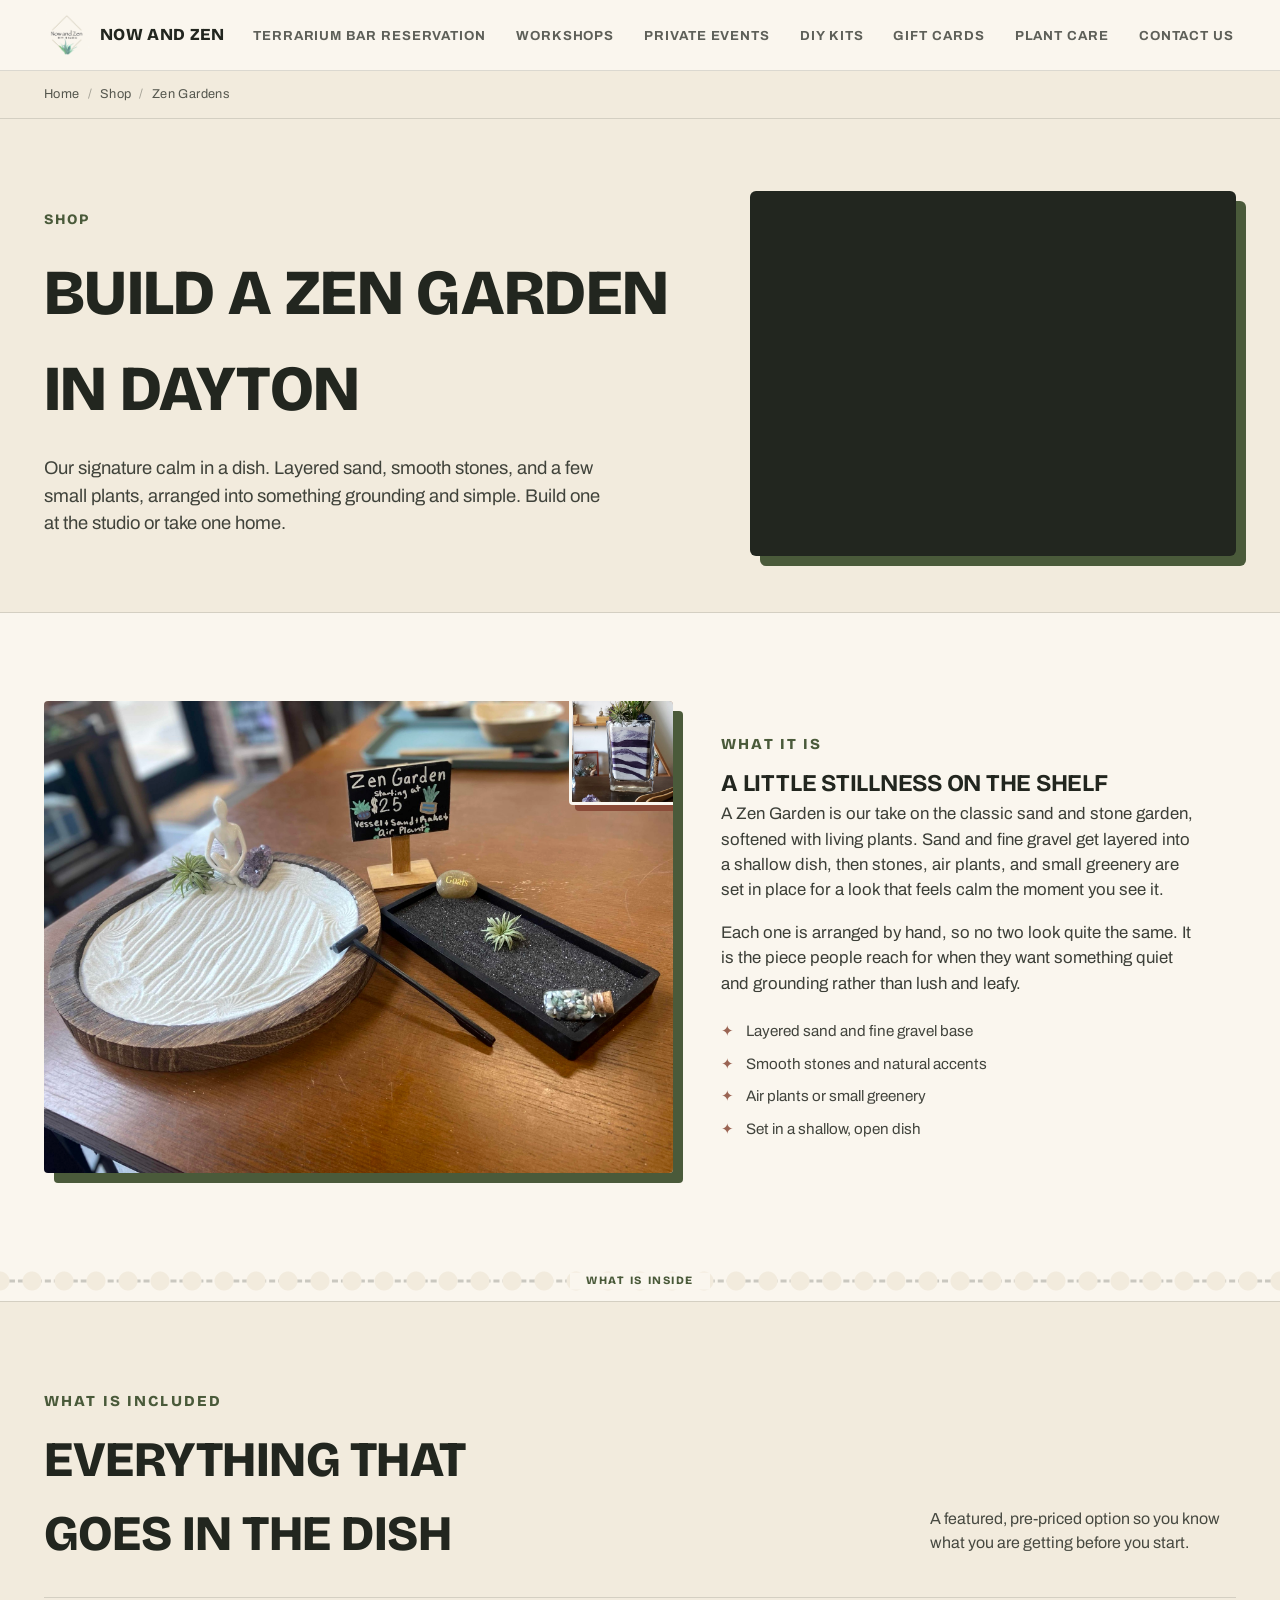
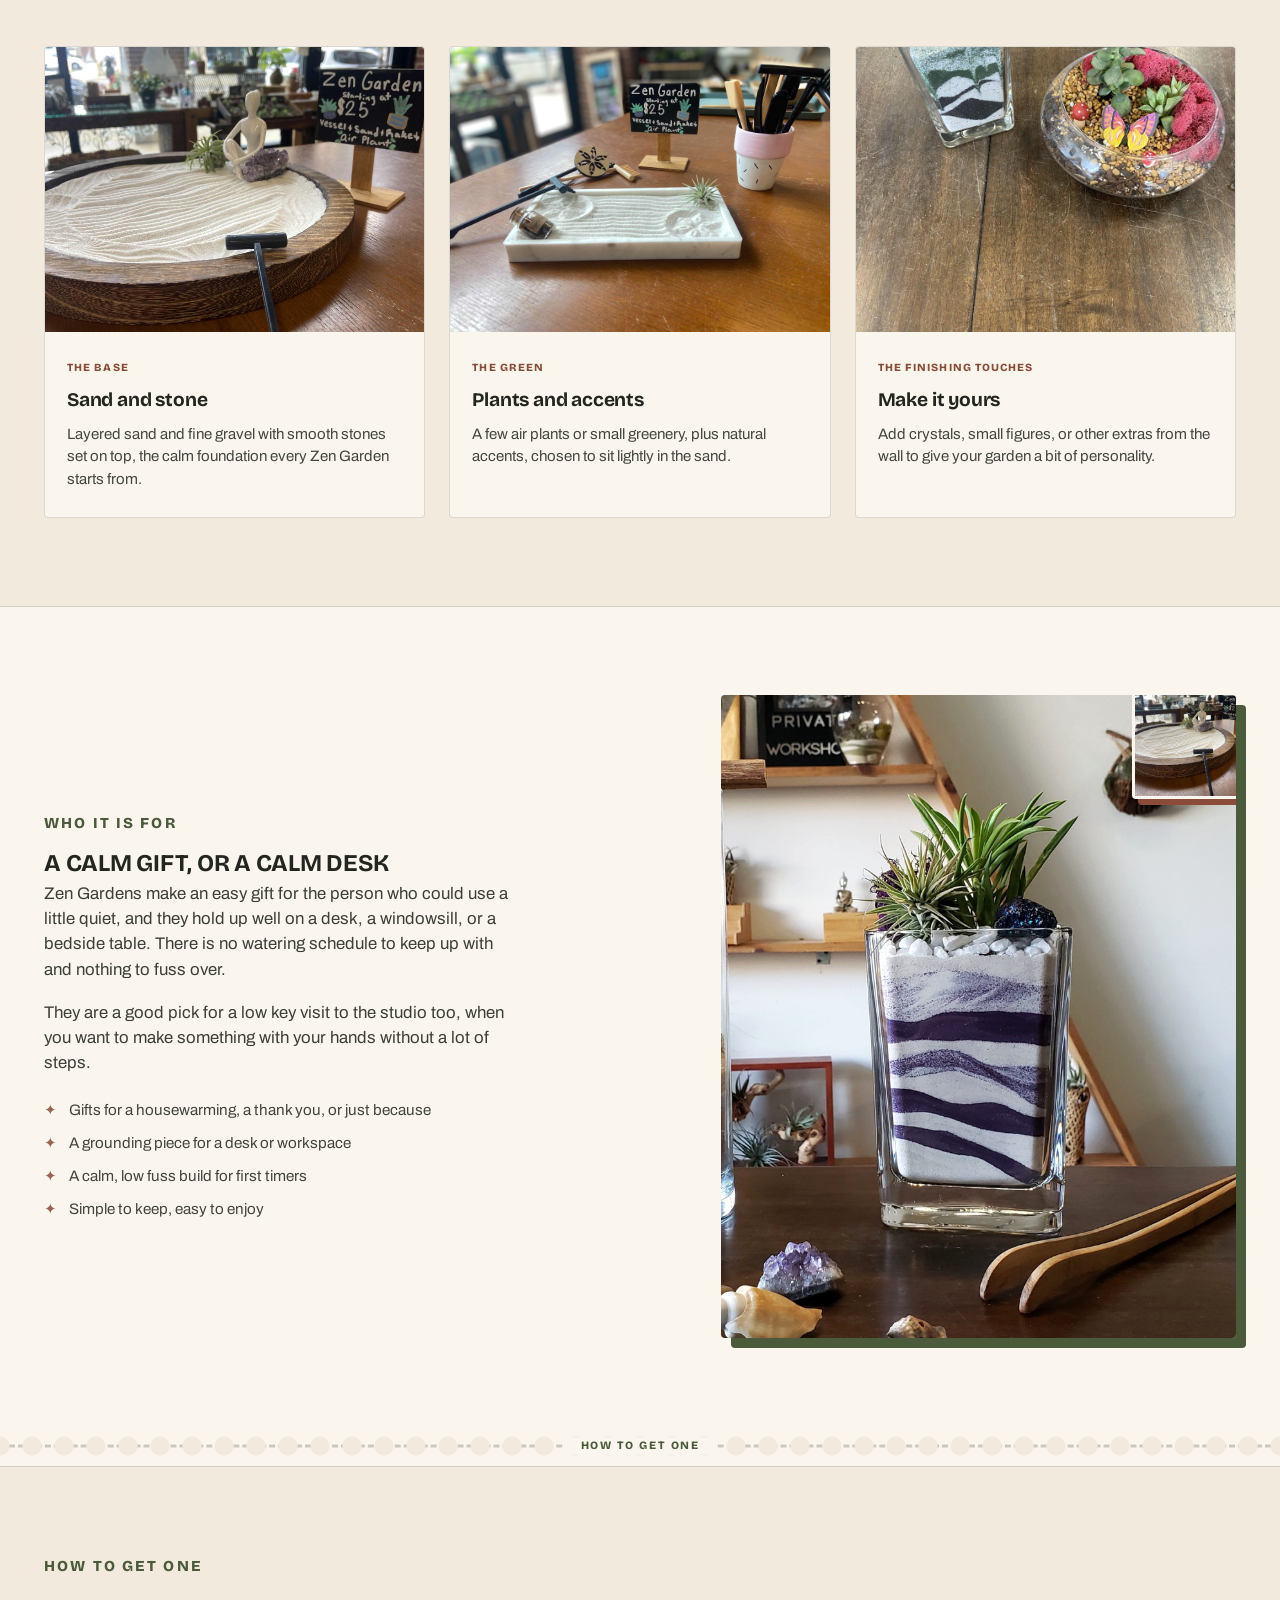
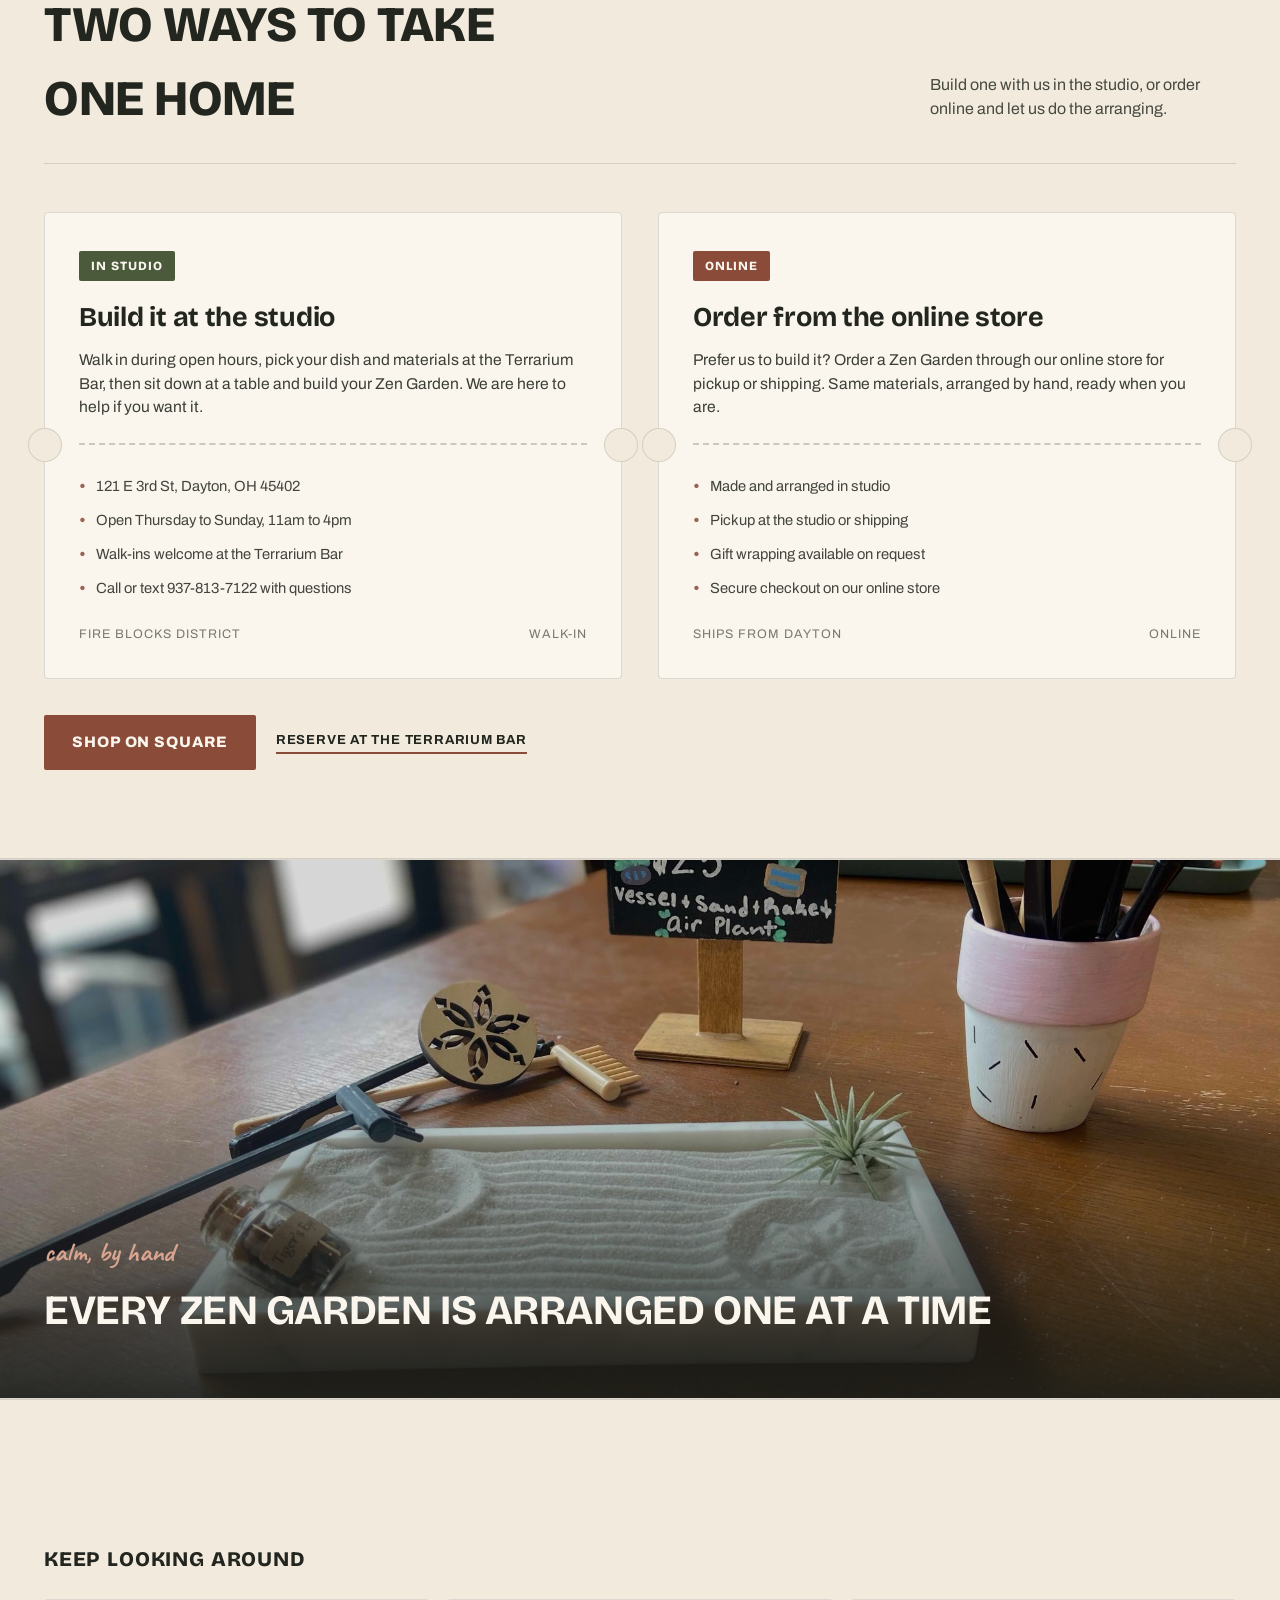
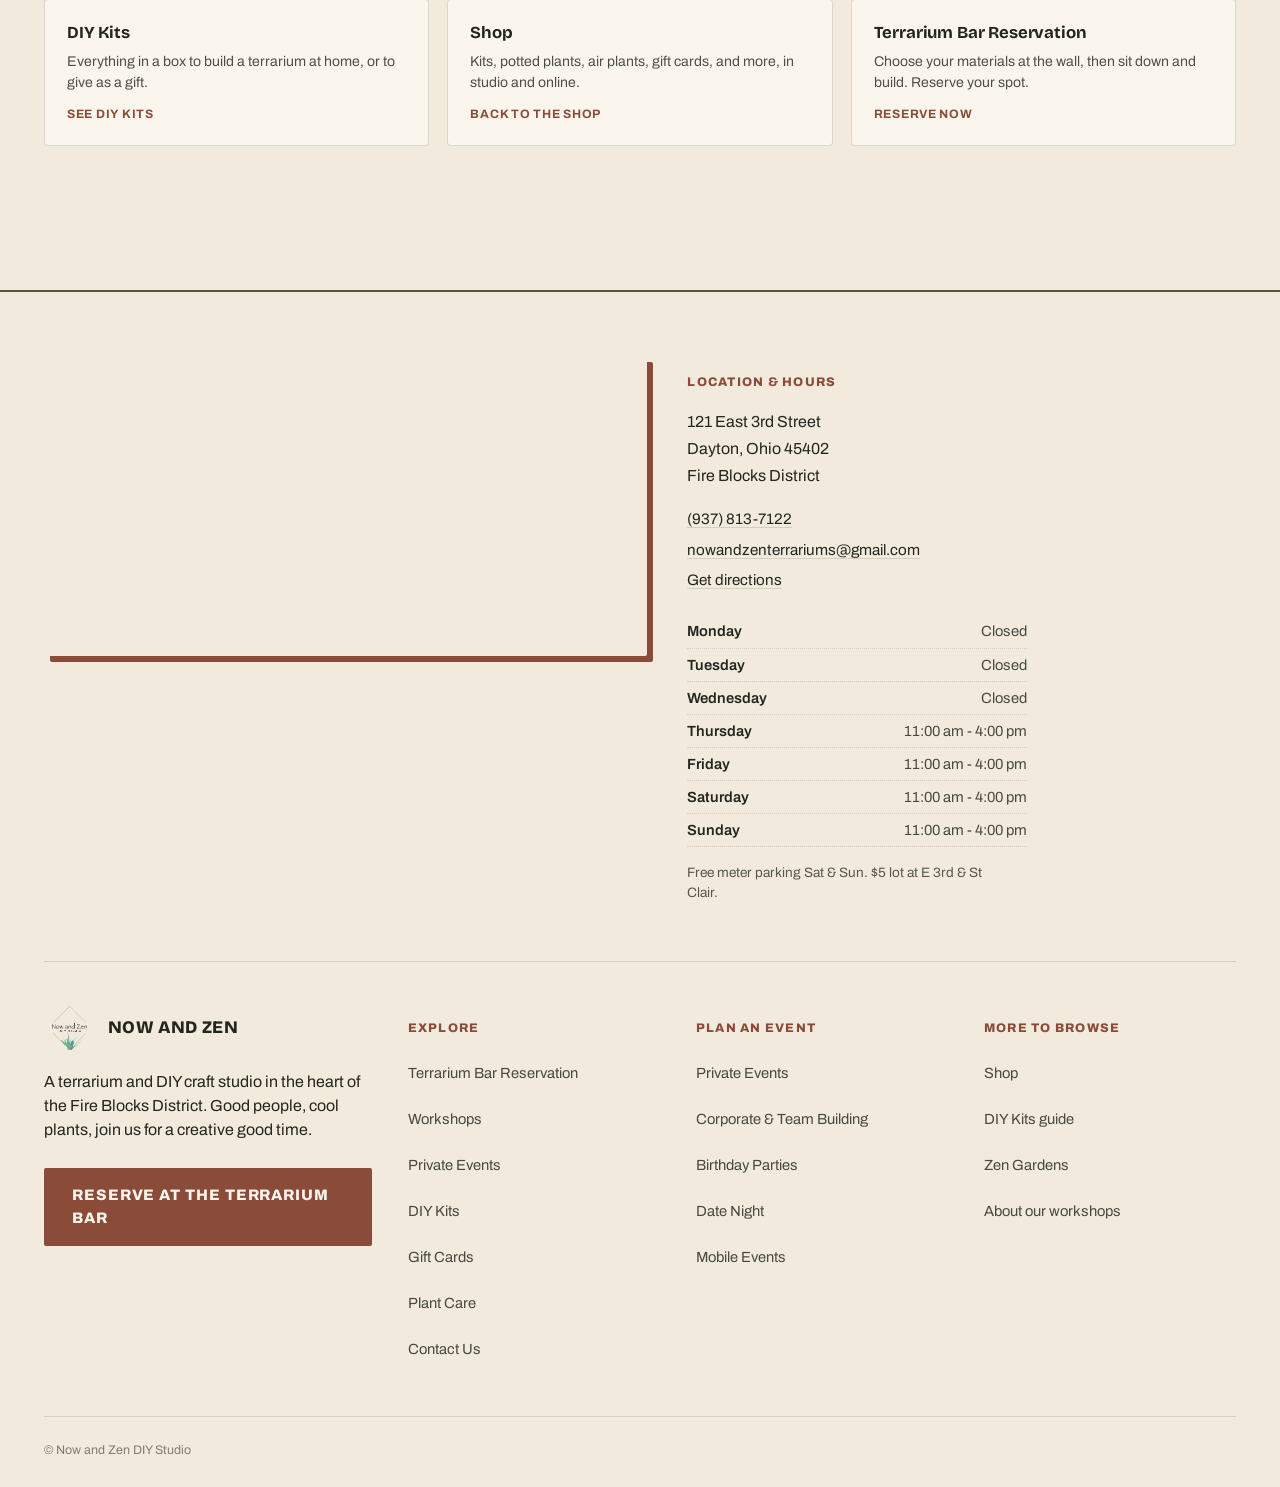
<file: zen-gardens.html>
<!doctype html>
<html lang="en">
<head>
<meta charset="UTF-8">
<meta name="viewport" content="width=device-width, initial-scale=1.0">
<title>Build a Zen Garden in Dayton | Now and Zen DIY Studio</title>
<meta name="description" content="Build a Zen Garden in Dayton at Now and Zen DIY Studio. Our signature calm in a dish, layered sand, smooth stones, and small plants. A grounding gift or desk piece, made in studio or bought online.">
<link rel="canonical" href="https://shopnowandzen.com/zen-gardens.html">
<meta property="og:type" content="website">
<meta property="og:site_name" content="Now and Zen DIY Studio">
<meta property="og:title" content="Build a Zen Garden in Dayton | Now and Zen DIY Studio">
<meta property="og:description" content="Our signature Zen Gardens, layered sand, smooth stones, and small plants in a shallow dish. A grounding gift or desk piece, made in studio in downtown Dayton or bought online.">
<meta property="og:url" content="https://shopnowandzen.com/zen-gardens.html">
<meta property="og:image" content="https://shopnowandzen.com/img/zengarden1.jpg">
<meta name="twitter:card" content="summary_large_image">
<meta name="twitter:title" content="Build a Zen Garden in Dayton | Now and Zen DIY Studio">
<meta name="twitter:description" content="Our signature Zen Gardens, sand, stone, and small plants in a shallow dish. Made in studio in downtown Dayton or bought online.">
<meta name="twitter:image" content="https://shopnowandzen.com/img/zengarden1.jpg">
<link rel="preconnect" href="https://fonts.googleapis.com">
<link rel="preconnect" href="https://fonts.gstatic.com" crossorigin>
<link href="https://fonts.googleapis.com/css2?family=Bricolage+Grotesque:opsz,wght@12..96,400;12..96,600;12..96,700;12..96,800&family=Archivo:wght@400;500;600;700;800&family=Caveat:wght@600;700&display=swap" rel="stylesheet">
<link rel="stylesheet" href="assets/styles.css">
<!-- Breadcrumb schema: Home > Shop > Zen Gardens -->
<script type="application/ld+json">
{
  "@context": "https://schema.org",
  "@type": "BreadcrumbList",
  "itemListElement": [
    {"@type": "ListItem", "position": 1, "name": "Home", "item": "https://shopnowandzen.com/"},
    {"@type": "ListItem", "position": 2, "name": "Shop", "item": "https://shopnowandzen.com/shop.html"},
    {"@type": "ListItem", "position": 3, "name": "Zen Gardens", "item": "https://shopnowandzen.com/zen-gardens.html"}
  ]
}
</script>
<!-- Product schema. Price is intentionally omitted until confirmed. NEEDS (Paula): Zen Gardens set price; add "price" and "availability" to the offers block below once known. -->
<script type="application/ld+json">
{
  "@context": "https://schema.org",
  "@type": "Product",
  "name": "Zen Garden",
  "description": "A signature Zen Garden from Now and Zen DIY Studio, layered sand, smooth stones, and small living plants arranged in a shallow dish. Made in studio in downtown Dayton, Ohio, or available through the online store.",
  "image": "https://shopnowandzen.com/img/zengarden1.jpg",
  "category": "Zen Garden",
  "brand": {
    "@type": "Brand",
    "name": "Now and Zen DIY Studio"
  },
  "offers": {
    "@type": "Offer",
    "priceCurrency": "USD",
    "url": "https://shopnowandzen.com/zen-gardens.html"
  }
}
</script>
</head>
<body>

<a href="#main" class="skip-link">Skip to content</a>

<!-- ===== SHARED NAV (identical on every page; set aria-current per page) ===== -->
<header class="site-nav">
  <div class="nav-row wrap">
    <a href="index.html" class="nav-brand">
      <img src="img/logo-transparent.png" alt="Now and Zen DIY Studio logo">
      <span>Now and Zen</span>
    </a>
    <nav aria-label="Primary">
      <ul class="nav-links" id="navLinks">
        <li><a href="terrarium-bar-reservation.html">Terrarium Bar Reservation</a></li>
        <li><a href="https://booking.shopnowandzen.com/open-workshop" target="_blank" rel="noopener">Workshops</a></li>
        <li><a href="index.html#private-teaser">Private Events</a></li>
        <li><a href="https://booking.shopnowandzen.com/diy-kits" target="_blank" rel="noopener">DIY Kits</a></li>
        <li><a href="gift-cards.html">Gift Cards</a></li>
        <li><a href="plant-care.html">Plant Care</a></li>
        <li><a href="https://booking.shopnowandzen.com/contact-us" target="_blank" rel="noopener">Contact Us</a></li>
      </ul>
    </nav>
    <button class="nav-toggle" id="navToggle" aria-expanded="false" aria-controls="navLinks" aria-label="Toggle menu">&#9776;</button>
  </div>
</header>

<!-- ===== BREADCRUMB ===== -->
<nav class="breadcrumb" aria-label="Breadcrumb">
  <ol>
    <li><a href="index.html">Home</a></li>
    <li><a href="shop.html">Shop</a></li>
    <li>Zen Gardens</li>
  </ol>
</nav>

<main id="main">

  <!-- PAGE HEADER -->
  <header class="page-header has-media">
    <div class="wrap">
      <div class="ph-text">
        <span class="eyebrow">Shop</span>
        <h1>Build a Zen Garden in Dayton</h1>
        <p>Our signature calm in a dish. Layered sand, smooth stones, and a few small plants, arranged into something grounding and simple. Build one at the studio or take one home.</p>
      </div>
      <div class="ph-carousel">
        <img src="img/zengarden1.jpg" alt="A finished zen garden with layered sand, stones, and small plants">
        <img src="img/zengarden2.jpg" alt="A zen garden arrangement in a shallow dish">
        <img src="img/zengarden3.jpg" alt="A zen garden with layered sand and greenery">
      </div>
    </div>
  </header>

  <!-- WHAT IT IS -->
  <section>
    <div class="wrap">
      <div class="space-block">
        <div class="space-photo">
          <img src="img/zengarden1.jpg" alt="A finished Zen Garden with layered sand, smooth stones, and small plants in a shallow dish">
          <div class="space-detail-float"><img src="img/sandart-staged.jpg" alt="A close look at raked sand and stones in a styled Zen Garden"></div>
        </div>
        <div class="space-copy">
          <span class="section-num">What it is</span>
          <h2>A little stillness on the shelf</h2>
          <p>A Zen Garden is our take on the classic sand and stone garden, softened with living plants. Sand and fine gravel get layered into a shallow dish, then stones, air plants, and small greenery are set in place for a look that feels calm the moment you see it.</p>
          <p>Each one is arranged by hand, so no two look quite the same. It is the piece people reach for when they want something quiet and grounding rather than lush and leafy.</p>
          <ul class="space-list">
            <li>Layered sand and fine gravel base</li>
            <li>Smooth stones and natural accents</li>
            <li>Air plants or small greenery</li>
            <li>Set in a shallow, open dish</li>
          </ul>
        </div>
      </div>
    </div>
  </section>

  <div class="perf-divider" aria-hidden="true"><span class="perf-label">What is inside</span></div>

  <!-- WHAT IS INCLUDED -->
  <section class="bg-deep">
    <div class="wrap">
      <div class="section-head">
        <div>
          <span class="section-num">What is included</span>
          <h2 class="section-title">Everything that goes in the dish</h2>
        </div>
        <p class="section-tag">A featured, pre-priced option so you know what you are getting before you start.</p>
      </div>

      <!-- NEEDS (Paula): Zen Gardens description + set price. Confirm exactly what is included at the set price and the dish size options. -->
      <div class="features-grid">
        <article class="feature-card">
          <div class="feature-photo"><img src="img/zengarden2.jpg" alt="A Zen Garden with pale sand, rounded stones, and a small air plant"></div>
          <div class="feature-body">
            <span class="feature-tag">The base</span>
            <h3>Sand and stone</h3>
            <p>Layered sand and fine gravel with smooth stones set on top, the calm foundation every Zen Garden starts from.</p>
          </div>
        </article>

        <article class="feature-card">
          <div class="feature-photo"><img src="img/zengarden3.jpg" alt="A Zen Garden with an air plant and decorative accents arranged in a dish"></div>
          <div class="feature-body">
            <span class="feature-tag">The green</span>
            <h3>Plants and accents</h3>
            <p>A few air plants or small greenery, plus natural accents, chosen to sit lightly in the sand.</p>
          </div>
        </article>

        <article class="feature-card">
          <div class="feature-photo"><img src="img/bar-sandart-dino.jpg" alt="Small figures and crystals laid out on the Terrarium Bar to finish a sand garden"></div>
          <div class="feature-body">
            <span class="feature-tag">The finishing touches</span>
            <h3>Make it yours</h3>
            <p>Add crystals, small figures, or other extras from the wall to give your garden a bit of personality. <!-- NEEDS (Paula): confirm which finishing touches are included in the set price vs. added on. --></p>
          </div>
        </article>
      </div>
    </div>
  </section>

  <!-- WHO IT IS FOR -->
  <section>
    <div class="wrap">
      <div class="space-block">
        <div class="space-copy">
          <span class="section-num">Who it is for</span>
          <h2>A calm gift, or a calm desk</h2>
          <p>Zen Gardens make an easy gift for the person who could use a little quiet, and they hold up well on a desk, a windowsill, or a bedside table. There is no watering schedule to keep up with and nothing to fuss over.</p>
          <p>They are a good pick for a low key visit to the studio too, when you want to make something with your hands without a lot of steps.</p>
          <ul class="space-list">
            <li>Gifts for a housewarming, a thank you, or just because</li>
            <li>A grounding piece for a desk or workspace</li>
            <li>A calm, low fuss build for first timers</li>
            <li>Simple to keep, easy to enjoy</li>
          </ul>
        </div>
        <div class="space-photo">
          <img src="img/sandart-staged.jpg" alt="A styled Zen Garden with raked sand and stones set out as a gift">
          <div class="space-detail-float"><img src="img/zengarden2.jpg" alt="A small Zen Garden with an air plant, sized for a desk"></div>
        </div>
      </div>
    </div>
  </section>

  <div class="perf-divider" aria-hidden="true"><span class="perf-label">How to get one</span></div>

  <!-- HOW TO GET ONE -->
  <section class="bg-deep">
    <div class="wrap">
      <div class="section-head">
        <div>
          <span class="section-num">How to get one</span>
          <h2 class="section-title">Two ways to take one home</h2>
        </div>
        <p class="section-tag">Build one with us in the studio, or order online and let us do the arranging.</p>
      </div>

      <div class="tier-grid">
        <article class="ticket">
          <span class="ticket-badge">In studio</span>
          <h3>Build it at the studio</h3>
          <p>Walk in during open hours, pick your dish and materials at the Terrarium Bar, then sit down at a table and build your Zen Garden. We are here to help if you want it.</p>
          <div class="ticket-tear"></div>
          <ul>
            <li>121 E 3rd St, Dayton, OH 45402</li>
            <li>Open Thursday to Sunday, 11am to 4pm</li>
            <li>Walk-ins welcome at the Terrarium Bar</li>
            <li>Call or text 937-813-7122 with questions</li>
          </ul>
          <div class="ticket-foot"><span>Fire Blocks District</span><span>Walk-in</span></div>
        </article>

        <article class="ticket">
          <span class="ticket-badge alt">Online</span>
          <h3>Order from the online store</h3>
          <p>Prefer us to build it? Order a Zen Garden through our online store for pickup or shipping. Same materials, arranged by hand, ready when you are.</p>
          <div class="ticket-tear"></div>
          <ul>
            <li>Made and arranged in studio</li>
            <li>Pickup at the studio or shipping</li>
            <li>Gift wrapping available on request</li>
            <li>Secure checkout on our online store</li>
          </ul>
          <div class="ticket-foot"><span>Ships from Dayton</span><span>Online</span></div>
        </article>
      </div>

      <div style="margin-top:36px; display:flex; gap:20px; align-items:center; flex-wrap:wrap;">
        <!-- NEEDS (Craig): Square store URL / product link -->
        <a href="#" class="btn-primary" target="_blank" rel="noopener">Shop on Square</a>
        <a href="terrarium-bar-reservation.html" class="btn-ghost"><span>Reserve at the Terrarium Bar</span></a>
      </div>
    </div>
  </section>

  <!-- MID-BLEED -->
  <section style="padding:0;">
    <div class="mid-bleed">
      <img src="img/zengarden3.jpg" alt="A finished Zen Garden with sand, stone, and an air plant, styled on the studio counter">
      <div class="mid-bleed-copy">
        <span class="accent-script">calm, by hand</span>
        <h2>Every Zen Garden is arranged one at a time</h2>
      </div>
    </div>
  </section>

</main>

<!-- ===== RELATED LINKS ===== -->
<section class="related-band">
  <div class="wrap">
    <h2 class="related-head">Keep looking around</h2>
    <div class="related-grid">
      <a class="related-card" href="diy-kits.html">
        <h3>DIY Kits</h3>
        <p>Everything in a box to build a terrarium at home, or to give as a gift.</p>
        <span class="arrow">See DIY kits</span>
      </a>
      <a class="related-card" href="shop.html">
        <h3>Shop</h3>
        <p>Kits, potted plants, air plants, gift cards, and more, in studio and online.</p>
        <span class="arrow">Back to the shop</span>
      </a>
      <a class="related-card" href="terrarium-bar-reservation.html">
        <h3>Terrarium Bar Reservation</h3>
        <p>Choose your materials at the wall, then sit down and build. Reserve your spot.</p>
        <span class="arrow">Reserve now</span>
      </a>
    </div>
  </div>
</section>

<!-- ===== SHARED FOOTER (identical on every page) ===== -->
<footer class="site-footer">
  <div class="wrap">
    <!-- Location block per owner notes 2026-07-21 (slide 14): map, restructured hours,
         email + phone, free-meter parking kept. Replaces the old Visit page. -->
    <div class="footer-locate">
      <div class="footer-map">
        <iframe
          title="Map to Now and Zen DIY Studio, 121 E 3rd St, Dayton, Ohio"
          src="https://www.google.com/maps?q=121+E+3rd+St,+Dayton,+OH+45402&output=embed"
          width="100%" height="300" style="border:0;" loading="lazy"
          referrerpolicy="no-referrer-when-downgrade" allowfullscreen></iframe>
      </div>
      <div class="footer-locate-info">
        <h4>Location &amp; Hours</h4>
        <address>
          121 East 3rd Street<br>Dayton, Ohio 45402<br>Fire Blocks District
        </address>
        <p class="footer-contact">
          <a href="tel:+19378137122">(937) 813-7122</a><br>
          <a href="mailto:nowandzenterrariums@gmail.com">nowandzenterrariums@gmail.com</a><br>
          <a href="https://www.google.com/maps/dir/?api=1&amp;destination=121+E+3rd+St,+Dayton,+OH+45402" target="_blank" rel="noopener">Get directions</a>
        </p>
        <dl class="hours-list">
          <div><dt>Monday</dt><dd>Closed</dd></div>
          <div><dt>Tuesday</dt><dd>Closed</dd></div>
          <div><dt>Wednesday</dt><dd>Closed</dd></div>
          <div><dt>Thursday</dt><dd>11:00 am - 4:00 pm</dd></div>
          <div><dt>Friday</dt><dd>11:00 am - 4:00 pm</dd></div>
          <div><dt>Saturday</dt><dd>11:00 am - 4:00 pm</dd></div>
          <div><dt>Sunday</dt><dd>11:00 am - 4:00 pm</dd></div>
        </dl>
        <p class="footer-parking">Free meter parking Sat &amp; Sun. $5 lot at E 3rd &amp; St Clair.</p>
      </div>
    </div>

    <div class="footer-grid">
      <div>
        <div class="footer-brand">
          <img src="img/logo-transparent.png" alt="Now and Zen DIY Studio logo">
          <span>Now and Zen</span>
        </div>
        <p>A terrarium and DIY craft studio in the heart of the Fire Blocks District. Good people, cool plants, join us for a creative good time.</p>
        <a href="terrarium-bar-reservation.html" class="btn-primary" style="margin-top:10px;">Reserve at the Terrarium Bar</a>
      </div>
      <div class="footer-col">
        <h4>Explore</h4>
        <a href="terrarium-bar-reservation.html">Terrarium Bar Reservation</a>
        <a href="https://booking.shopnowandzen.com/open-workshop" target="_blank" rel="noopener">Workshops</a>
        <a href="index.html#private-teaser">Private Events</a>
        <a href="https://booking.shopnowandzen.com/diy-kits" target="_blank" rel="noopener">DIY Kits</a>
        <a href="gift-cards.html">Gift Cards</a>
        <a href="plant-care.html">Plant Care</a>
        <a href="https://booking.shopnowandzen.com/contact-us" target="_blank" rel="noopener">Contact Us</a>
      </div>
      <div class="footer-col">
        <h4>Plan an event</h4>
        <a href="private-events.html">Private Events</a>
        <a href="corporate-team-building.html">Corporate &amp; Team Building</a>
        <a href="birthday-parties.html">Birthday Parties</a>
        <a href="date-night.html">Date Night</a>
        <a href="mobile-events.html">Mobile Events</a>
      </div>
      <div class="footer-col">
        <h4>More to browse</h4>
        <a href="shop.html">Shop</a>
        <a href="diy-kits.html">DIY Kits guide</a>
        <a href="zen-gardens.html">Zen Gardens</a>
        <a href="workshops.html">About our workshops</a>
      </div>
    </div>
    <div class="footer-bottom">
      <span>&copy; Now and Zen DIY Studio</span>
    </div>
  </div>
</footer>

<script>
  /* mobile nav */
  (function(){
    var toggle=document.getElementById('navToggle'), links=document.getElementById('navLinks');
    if(!toggle||!links)return;
    toggle.addEventListener('click',function(){var o=links.classList.toggle('open');toggle.setAttribute('aria-expanded',o?'true':'false');});
    links.querySelectorAll('a').forEach(function(a){a.addEventListener('click',function(){links.classList.remove('open');toggle.setAttribute('aria-expanded','false');});});
  })();
  /* scroll reveal */
  (function(){
    var els=document.querySelectorAll('.reveal-on-scroll'); if(!els.length)return;
    var reduce=window.matchMedia&&window.matchMedia('(prefers-reduced-motion: reduce)').matches;
    if(reduce||!('IntersectionObserver'in window)){els.forEach(function(e){e.classList.add('is-visible');});return;}
    var ob=new IntersectionObserver(function(en){en.forEach(function(e){if(e.isIntersecting){e.target.classList.add('is-visible');ob.unobserve(e.target);}});},{threshold:0.3});
    els.forEach(function(e){ob.observe(e);});
  })();
</script>
</body>
</html>
</file>
<file: assets/styles.css>
/* ===================================================================
   Now and Zen DIY Studio — shared design system
   Direction 2 "Third Street Social", re-themed LIGHT per 2026-07-17.
   Ported from variants/third-street-social; token map in BUILD-PLAN §5.
   =================================================================== */

:root{
  --ink:#22261F;          /* text (was --charcoal bg) */
  --ivory:#FAF6EE;        /* page bg (was --cream text) */
  --ivory-deep:#F2EBDD;   /* alt section bg (was --charcoal-2) */
  --olive:#4A5A3A;        /* deepened for contrast on ivory */
  --olive-soft:#77835C;   /* lighter olive for large fills */
  --blush:#BE7359;        /* deepened CTA so ink text passes AA on it */
  --blush-soft:#D8A48F;   /* original blush, for accents on dark photos */
  --brick:#8A4B38;        /* offset-shadow accent */
  --gold:#B99B5F;
  --line: rgba(34,38,31,0.14);
  --line-strong: rgba(34,38,31,0.22);
  /* photo grades */
  --photo-overlay: saturate(1.06) contrast(1.05) brightness(0.9);  /* text sits over these */
  --photo-bright:  saturate(0.99) contrast(1.03) brightness(1.02); /* standalone cards */
}

*,*::before,*::after{box-sizing:border-box;}
html{scroll-behavior:smooth;}
@media (prefers-reduced-motion: reduce){
  html{scroll-behavior:auto;}
  *,*::before,*::after{animation-duration:0.001ms !important; animation-iteration-count:1 !important; transition-duration:0.001ms !important; scroll-behavior:auto !important;}
}
body{
  margin:0;
  background:var(--ivory);
  color:var(--ink);
  font-family:'Archivo', sans-serif;
  font-weight:400;
  line-height:1.5;
  -webkit-font-smoothing:antialiased;
}
img{max-width:100%; display:block;}
h1,h2,h3{
  font-family:'Bricolage Grotesque', sans-serif;
  text-transform:uppercase;
  letter-spacing:-0.01em;
  margin:0;
}
a{color:inherit;}
.accent-script{
  font-family:'Caveat', cursive;
  text-transform:none;
  font-weight:700;
  color:var(--brick);
  letter-spacing:0;
}
.wrap{max-width:1240px; margin:0 auto; padding:0 24px;}

a:focus-visible, button:focus-visible, input:focus-visible{
  outline:3px solid var(--brick);
  outline-offset:3px;
}
.visually-hidden{
  position:absolute; width:1px; height:1px; padding:0; margin:-1px;
  overflow:hidden; clip:rect(0,0,0,0); white-space:nowrap; border:0;
}
.skip-link{
  position:absolute; left:0; top:-60px; background:var(--brick); color:var(--ivory);
  padding:12px 20px; font-weight:700; z-index:200; transition:top 150ms ease;
}
.skip-link:focus{top:0;}

/* ===== NAV (uniform tabs, no highlighted CTA button) ===== */
.site-nav{
  position:sticky; top:0; z-index:100;
  background:rgba(250,246,238,0.92);
  backdrop-filter:blur(8px);
  border-bottom:1px solid var(--line);
}
.nav-row{
  display:flex; align-items:center; justify-content:space-between;
  flex-wrap:nowrap;
  padding:12px 24px; gap:16px;
}
.nav-brand{
  display:flex; align-items:center; gap:10px;
  flex-shrink:0;
  font-family:'Bricolage Grotesque', sans-serif;
  font-weight:800; font-size:1.05rem; text-transform:uppercase;
  letter-spacing:0.02em;
  text-decoration:none;
  white-space:nowrap;
}
.nav-brand img{width:46px; height:46px; object-fit:contain; flex-shrink:0;}
.nav-brand span{white-space:nowrap;}
.nav-links{
  display:flex; align-items:center; gap:26px;
  list-style:none; margin:0; padding:0;
}
.nav-links a{
  text-decoration:none;
  font-size:0.82rem;
  font-weight:700;
  text-transform:uppercase;
  letter-spacing:0.07em;
  color:var(--ink);
  opacity:0.72;
  padding:6px 2px;
  border-bottom:2px solid transparent;
  white-space:nowrap;
  transition:opacity 150ms ease, border-color 150ms ease;
}
.nav-links a:hover, .nav-links a:focus-visible{opacity:1; border-color:var(--brick);}
.nav-links a[aria-current="page"]{opacity:1; border-color:var(--brick);}
.nav-toggle{
  display:none; align-items:center; justify-content:center;
  min-width:44px; min-height:44px;
  background:none; border:1px solid var(--line-strong); color:var(--ink);
  font-size:1.4rem; padding:6px 12px; border-radius:2px; cursor:pointer;
}

/* ===== BUTTONS ===== */
.btn-primary{
  display:inline-flex; align-items:center; gap:10px;
  background:var(--brick); color:var(--ivory);
  font-weight:800; text-transform:uppercase; letter-spacing:0.06em; font-size:0.95rem;
  padding:16px 28px; border-radius:2px; text-decoration:none; border:none; cursor:pointer;
  min-height:44px;
  transition:transform 200ms ease, box-shadow 200ms ease, background 200ms ease;
}
.btn-primary:hover{transform:translateY(-3px); box-shadow:6px 6px 0 var(--olive);}
.btn-ghost{
  display:inline-flex; align-items:center; gap:8px;
  min-height:44px;
  font-weight:700; text-transform:uppercase; font-size:0.82rem; letter-spacing:0.06em;
  text-decoration:none; color:var(--ink);
}
.btn-ghost span{border-bottom:2px solid var(--brick); padding-bottom:2px;}

/* ===== HERO ===== */
.hero{
  position:relative;
  min-height:88vh; min-height:88svh;
  display:flex; align-items:flex-end;
  overflow:hidden;
  border-bottom:1px solid var(--line);
}
.hero-media{position:absolute; inset:0; z-index:0; background:var(--ink);}
.hero-media img, .hero-media video{
  position:absolute; inset:0;
  width:100%; height:100%; object-fit:cover; object-position:center 25%;
  filter:var(--photo-overlay);
}
.hero-media img{opacity:0;}
/* Hero carousel: 9 photos (2 storefront exteriors + 2 in-studio build shots + 1 lifestyle
   + 4 owner product shots sent 2026-07-21), 4s each, 36s total */
.hero-media img.hero-shot-exterior{object-position:center 46%;} /* show signage/windows, not sky */
.hero-media img.hero-shot-build{object-position:center 34%;} /* keep the people and their hands in frame */
.hero-media img.hero-shot-build.alt-crop{object-position:center 30%;}
.hero-media img.hero-shot-product{object-position:center 55%;} /* owner product shots 2026-07-21: square/portrait, centre the vessel */
.hero-media img:nth-child(1){animation:hero-slide-0 36s infinite;}
.hero-media img:nth-child(2){animation:hero-slide-1 36s infinite;}
.hero-media img:nth-child(3){animation:hero-slide-2 36s infinite;}
.hero-media img:nth-child(4){animation:hero-slide-3 36s infinite;}
.hero-media img:nth-child(5){animation:hero-slide-4 36s infinite;}
.hero-media img:nth-child(6){animation:hero-slide-5 36s infinite;}
.hero-media img:nth-child(7){animation:hero-slide-6 36s infinite;}
.hero-media img:nth-child(8){animation:hero-slide-7 36s infinite;}
.hero-media img:nth-child(9){animation:hero-slide-8 36s infinite;}
@keyframes hero-slide-0{0%{opacity:0;}1%{opacity:1;}9.61%{opacity:1;}11.11%{opacity:0;}100%{opacity:0;}}
@keyframes hero-slide-1{0%,11.11%{opacity:0;}12.11%{opacity:1;}20.72%{opacity:1;}22.22%{opacity:0;}100%{opacity:0;}}
@keyframes hero-slide-2{0%,22.22%{opacity:0;}23.22%{opacity:1;}31.83%{opacity:1;}33.33%{opacity:0;}100%{opacity:0;}}
@keyframes hero-slide-3{0%,33.33%{opacity:0;}34.33%{opacity:1;}42.94%{opacity:1;}44.44%{opacity:0;}100%{opacity:0;}}
@keyframes hero-slide-4{0%,44.44%{opacity:0;}45.44%{opacity:1;}54.06%{opacity:1;}55.56%{opacity:0;}100%{opacity:0;}}
@keyframes hero-slide-5{0%,55.56%{opacity:0;}56.56%{opacity:1;}65.17%{opacity:1;}66.67%{opacity:0;}100%{opacity:0;}}
@keyframes hero-slide-6{0%,66.67%{opacity:0;}67.67%{opacity:1;}76.28%{opacity:1;}77.78%{opacity:0;}100%{opacity:0;}}
@keyframes hero-slide-7{0%,77.78%{opacity:0;}78.78%{opacity:1;}87.39%{opacity:1;}88.89%{opacity:0;}100%{opacity:0;}}
@keyframes hero-slide-8{0%,88.89%{opacity:0;}89.89%{opacity:1;}99%{opacity:1;}100%{opacity:0;}}
@media (prefers-reduced-motion: reduce){
  .hero-media img{animation:none !important; opacity:0;}
  .hero-media img:nth-child(1){opacity:1;}
}
.hero-media::after{
  content:"";
  position:absolute; inset:0;
  background:
    linear-gradient(0deg, rgba(28,30,26,0.9) 0%, rgba(28,30,26,0.45) 42%, rgba(28,30,26,0.15) 66%, rgba(28,30,26,0.4) 100%),
    linear-gradient(100deg, rgba(28,30,26,0.5) 0%, rgba(28,30,26,0.03) 48%);
}
.hero-content{position:relative; z-index:1; width:100%; padding:64px 24px 56px;}
.hero-inner{max-width:1240px; margin:0 auto;}
.hero-eyebrow{
  display:inline-block;
  font-size:0.8rem; font-weight:800; letter-spacing:0.18em; text-transform:uppercase;
  color:var(--ivory);
  border:1px solid var(--blush-soft);
  padding:6px 14px; border-radius:2px; margin-bottom:22px;
}
.hero-title{
  font-size:clamp(2.6rem, 8vw, 6rem);
  font-weight:800; line-height:0.95; max-width:14ch; color:var(--ivory);
}
.hero-title .script-word{
  display:inline-block; font-size:0.62em; transform:rotate(-3deg); margin:0 0.06em;
  color:var(--blush-soft);
}
.hero-sub{
  margin-top:22px; font-size:clamp(1.05rem, 2.2vw, 1.3rem);
  max-width:46ch; color:var(--ivory); opacity:0.94;
}
.hero-actions{margin-top:34px; display:flex; align-items:center; gap:20px; flex-wrap:wrap;}
.hero .btn-primary{background:var(--blush); color:var(--ink);}
.hero .btn-primary:hover{box-shadow:6px 6px 0 var(--brick);}
.hero-meta{font-size:0.85rem; color:var(--ivory); opacity:0.8; letter-spacing:0.02em;}

/* ===== MARQUEE ===== */
.marquee-band{
  background:var(--olive); color:var(--ivory);
  border-bottom:1px solid var(--line);
  overflow:hidden; padding:16px 0;
}
.marquee-track{display:flex; width:max-content; animation:marquee-scroll 32s linear infinite;}
@media (prefers-reduced-motion: reduce){.marquee-track{animation:none; flex-wrap:wrap;}}
@keyframes marquee-scroll{from{transform:translateX(0);}to{transform:translateX(-50%);}}
.marquee-track span{
  font-family:'Bricolage Grotesque', sans-serif;
  font-weight:800; text-transform:uppercase; letter-spacing:0.03em;
  font-size:clamp(1.05rem, 2.4vw, 1.5rem);
  white-space:nowrap; padding:0 26px;
  display:inline-flex; align-items:center; gap:26px;
}
.marquee-track span::after{content:"\2726"; font-size:0.8rem; color:var(--ivory); opacity:0.7;}

/* ===== SECTION SHELL ===== */
section{padding:88px 0;}
section.section-tight{padding:64px 0;}
.bg-deep{background:var(--ivory-deep); border-top:1px solid var(--line); border-bottom:1px solid var(--line);}
.section-head{
  display:flex; justify-content:space-between; align-items:flex-end; gap:24px;
  margin-bottom:48px; flex-wrap:wrap;
  border-bottom:1px solid var(--line); padding-bottom:26px;
}
.section-num{
  font-family:'Bricolage Grotesque', sans-serif;
  color:var(--olive); font-weight:800; font-size:0.95rem; letter-spacing:0.14em;
  text-transform:uppercase; margin-bottom:10px; display:block;
}
.section-title{font-size:clamp(1.9rem, 4.6vw, 3.1rem); font-weight:800; max-width:16ch;}
.section-tag{font-size:1rem; max-width:34ch; opacity:0.82;}

/* ===== EVERYDAY FEATURES (new, Home) ===== */
.features-grid{
  display:grid; grid-template-columns:repeat(3, 1fr); gap:24px;
}
.feature-card{
  background:var(--ivory); border:1px solid var(--line);
  border-radius:4px; overflow:hidden;
  transition:transform 200ms ease, box-shadow 200ms ease;
}
.feature-card:hover{transform:translateY(-6px); box-shadow:8px 10px 0 var(--olive);}
.feature-photo{aspect-ratio:4/3; overflow:hidden;}
.feature-photo img{width:100%; height:100%; object-fit:cover; filter:var(--photo-bright);}
/* Per owner pptx 2026-07-24 (slide 4, "Resize pictures to fit full terrarium"): all 6 DIY Kits
   product photos are portrait/square (0.62:1 to 1:1), so object-fit:cover on the shared 4:3
   .feature-photo box was cropping the terrariums, worst on kids-dino-diy.jpg (0.62:1) and
   burgandy-bliss.jpg (0.67:1). Scoped to this band only — the More-than-a-Build row's photos are
   already landscape/square and unaffected by cover. */
#diy-kits-band .feature-photo{background:var(--ivory);}
#diy-kits-band .feature-photo img{object-fit:contain;}

/* Owner flagged the Succulent Pumpkin card as cropped (2026-07-24 screenshot). The earlier
   2026-07-24 investigation of this same file checked raw pixel dimensions (1400x1050, a mathematical
   4:3 match with the .strip-photo box) and found no bug -- that check missed the file's own EXIF
   orientation tag (6, rotate 90), which is what browsers actually render: the true displayed image
   is portrait 1050x1400, not landscape. Checked all 7 photos in this row the same way (exif-corrected
   dimensions, not raw): every one is portrait or square (0.75:1 to 1:1), so all of them were being
   cropped by the shared 4:3 .strip-photo cover box, not just the pumpkin. Same scoped contain+ivory
   fix as the DIY Kits band above. */
#workshops-teaser .strip-photo{background:var(--ivory);}
#workshops-teaser .strip-photo img{object-fit:contain;}
.feature-body{padding:22px 22px 26px;}
.feature-body h3{font-size:1.2rem; text-transform:none; margin-bottom:8px;}
.feature-body p{font-size:0.94rem; opacity:0.84; margin:0;}
.feature-tag{
  display:inline-block; font-family:'Bricolage Grotesque',sans-serif;
  font-size:0.68rem; font-weight:800; letter-spacing:0.1em; text-transform:uppercase;
  color:var(--brick); margin-bottom:10px;
}

/* ===== TICKET TIERS (Zen Picks / Free Style) ===== */
.tier-grid{display:grid; grid-template-columns:1fr 1fr; gap:36px;}
.ticket{
  position:relative; background:var(--ivory); color:var(--ink);
  border:1px solid var(--line); border-radius:4px;
  padding:38px 34px 34px;
  transition:transform 200ms ease, box-shadow 200ms ease;
}
.ticket:hover{transform:translateY(-6px); box-shadow:8px 10px 0 var(--brick);}
.ticket::before, .ticket::after{
  content:""; position:absolute; width:34px; height:34px; border-radius:50%;
  background:var(--ivory-deep); top:50%; transform:translateY(-50%);
  border:1px solid var(--line);
}
.ticket::before{left:-17px;}
.ticket::after{right:-17px;}
.ticket-tear{border-top:2px dashed var(--line-strong); margin:24px 0;}
.ticket-badge{
  display:inline-block; background:var(--olive); color:var(--ivory);
  font-family:'Bricolage Grotesque', sans-serif;
  font-weight:800; text-transform:uppercase; letter-spacing:0.08em; font-size:0.78rem;
  padding:6px 12px; border-radius:2px; margin-bottom:16px;
}
.ticket-badge.alt{background:var(--brick);}
.ticket h3{font-size:1.7rem; margin-bottom:10px; text-transform:none;}
.ticket p{font-size:0.98rem; margin:0 0 14px; opacity:0.88;}
.ticket ul{margin:0; padding:0; list-style:none; font-size:0.92rem;}
.ticket li{display:flex; gap:10px; padding:6px 0; opacity:0.85;}
.ticket li::before{content:"\2022"; color:var(--brick); font-weight:800;}
.ticket-foot{
  display:flex; justify-content:space-between; align-items:center;
  margin-top:20px; font-size:0.78rem; text-transform:uppercase; letter-spacing:0.08em; opacity:0.6;
}

/* ===== HORIZONTAL STRIP (workshops) ===== */
.strip-scroll{display:flex; gap:22px; overflow-x:auto; padding:6px 4px 22px; scroll-snap-type:x mandatory; -webkit-overflow-scrolling:touch;}
.strip-scroll::-webkit-scrollbar{height:8px;}
.strip-scroll::-webkit-scrollbar-track{background:var(--ivory-deep);}
.strip-scroll::-webkit-scrollbar-thumb{background:var(--olive); border-radius:4px;}
.strip-card{
  flex:0 0 280px; scroll-snap-align:start;
  background:var(--ivory); border:1px solid var(--line);
  border-radius:4px; overflow:hidden;
  transition:transform 200ms ease, border-color 200ms ease, box-shadow 200ms ease;
}
.strip-card:hover{transform:translateY(-6px); border-color:var(--brick); box-shadow:6px 8px 0 var(--olive);}
.strip-photo{position:relative; aspect-ratio:4/3; overflow:hidden;}
.strip-photo img{width:100%; height:100%; object-fit:cover; filter:var(--photo-bright);}
.strip-date{
  position:absolute; top:12px; left:12px;
  background:var(--brick); color:var(--ivory);
  font-family:'Bricolage Grotesque', sans-serif;
  font-weight:800; text-transform:uppercase; font-size:0.72rem; letter-spacing:0.05em;
  padding:6px 10px; border-radius:2px;
}
.strip-body{padding:18px 20px 22px;}
.strip-body h3{font-size:1.15rem; text-transform:none; margin-bottom:6px;}
.strip-body p{font-size:0.88rem; opacity:0.8; margin:0;}

/* ===== FULL-BLEED MID-PAGE BAND (photo + text) ===== */
.mid-bleed{
  position:relative; width:100%; min-height:60vh; min-height:60svh;
  display:flex; align-items:flex-end; overflow:hidden;
  border-top:1px solid var(--line); border-bottom:1px solid var(--line);
}
.mid-bleed img{position:absolute; inset:0; width:100%; height:100%; object-fit:cover; filter:var(--photo-overlay);}
.mid-bleed::after{content:""; position:absolute; inset:0; background:linear-gradient(0deg, rgba(28,30,26,0.9) 0%, rgba(28,30,26,0.08) 58%);}
.mid-bleed-copy{position:relative; z-index:1; padding:48px 24px 56px; max-width:1240px; margin:0 auto; width:100%;}
.mid-bleed-copy .accent-script{font-size:1.7rem; display:block; margin-bottom:6px; color:var(--blush-soft);}
.mid-bleed-copy h2{font-size:clamp(1.6rem, 4.4vw, 2.6rem); color:var(--ivory);}

/* ===== EVENTS SPLIT (private events) ===== */
.events-split{display:grid; grid-template-columns:1fr 1fr; gap:2px; background:var(--line); border:1px solid var(--line);}
/* Home teaser carries 3 panels since Special Occasions was added 2026-07-21 */
.events-split.three-up{grid-template-columns:repeat(3,1fr);}
@media (max-width:1000px){ .events-split.three-up{grid-template-columns:1fr;} }
.event-panel{position:relative; min-height:420px; display:flex; align-items:flex-end; background:var(--ink); overflow:hidden;}
.event-panel img{position:absolute; inset:0; width:100%; height:100%; object-fit:cover; filter:saturate(1.1) contrast(1.06) brightness(0.66); transition:transform 400ms ease;}
.event-panel:hover img{transform:scale(1.04);}
.event-panel::after{content:""; position:absolute; inset:0; background:linear-gradient(0deg, rgba(28,30,26,0.94) 10%, rgba(28,30,26,0.12) 70%);}
.event-panel-body{position:relative; z-index:1; padding:34px;}
.event-kicker{font-size:0.78rem; font-weight:800; letter-spacing:0.12em; text-transform:uppercase; color:var(--blush-soft); margin-bottom:10px; display:block;}
.event-panel h3{font-size:1.7rem; margin-bottom:10px; color:var(--ivory);}
.event-panel p{font-size:0.95rem; color:var(--ivory); opacity:0.9; max-width:38ch; margin:0 0 16px;}
.event-link{display:inline-flex; align-items:center; gap:8px; min-height:44px; font-weight:700; text-transform:uppercase; font-size:0.8rem; letter-spacing:0.06em; text-decoration:none; color:var(--ivory);}
.event-link span{border-bottom:2px solid var(--blush-soft); padding-bottom:2px;}

/* ===== PERFORATION DIVIDER ===== */
.perf-divider{position:relative; height:40px; background:var(--ivory); overflow:hidden;}
.perf-divider::before{content:""; position:absolute; left:0; right:0; top:50%; height:0; border-top:3px dashed var(--line-strong); transform:translateY(-50%);}
.perf-divider::after{content:""; position:absolute; top:50%; left:-16px; right:-16px; height:32px; transform:translateY(-50%); background-image:radial-gradient(circle, var(--ivory-deep) 9px, transparent 10px); background-size:32px 32px; background-position:0 center;}
.perf-divider.on-deep{background:var(--ivory-deep);}
.perf-divider.on-deep::after{background-image:radial-gradient(circle, var(--ivory) 9px, transparent 10px);}
.perf-label{position:absolute; top:50%; left:50%; transform:translate(-50%,-50%); background:var(--ivory); padding:0 16px; font-family:'Bricolage Grotesque', sans-serif; font-size:0.7rem; font-weight:800; letter-spacing:0.14em; text-transform:uppercase; color:var(--olive); white-space:nowrap; z-index:1;}
.perf-divider.on-deep .perf-label{background:var(--ivory-deep);}

/* ===== SEASON / STUB CARDS ===== */
.seasons-grid{display:grid; grid-template-columns:repeat(4, 1fr); gap:2px; background:var(--line);}
.season-stub{position:relative; background:var(--ink); aspect-ratio:3/4; overflow:hidden;}
.season-stub img{width:100%; height:100%; object-fit:cover; filter:var(--photo-overlay); transition:transform 400ms ease;}
.season-stub:hover img{transform:scale(1.05);}
.season-stub::after{content:""; position:absolute; inset:0; background:linear-gradient(0deg, rgba(28,30,26,0.9) 0%, rgba(28,30,26,0.08) 58%);}
.season-stub-notch{position:absolute; top:-11px; left:50%; transform:translateX(-50%); width:22px; height:22px; border-radius:50%; background:var(--ivory-deep); z-index:2;}
.season-stub-body{position:absolute; left:0; right:0; bottom:0; z-index:1; padding:16px 14px 18px;}
.season-stub-tag{display:inline-block; font-family:'Bricolage Grotesque', sans-serif; font-size:0.68rem; font-weight:800; letter-spacing:0.1em; text-transform:uppercase; color:var(--blush-soft); border:1px solid var(--blush-soft); border-radius:2px; padding:3px 8px; margin-bottom:8px;}
.season-stub h3{font-size:1.05rem; text-transform:none; line-height:1.15; color:var(--ivory);}

/* ===== GALLERY ===== */
.gallery-band{padding:0;}
.gallery-head-wrap{padding-top:88px; padding-bottom:40px;}
.gallery-grid{display:grid; grid-template-columns:repeat(6, 1fr); grid-template-rows:repeat(2, 220px); gap:4px;}
.gallery-item{position:relative; overflow:hidden; background:var(--ink);}
.gallery-item img{width:100%; height:100%; object-fit:cover; filter:var(--photo-overlay); transition:transform 500ms ease;}
.gallery-item:hover img{transform:scale(1.06);}
.gallery-item.g-big{grid-column:span 3; grid-row:span 2;}
.gallery-item.g-med{grid-column:span 3; grid-row:span 1;}
.gallery-item.g-small{grid-column:span 3; grid-row:span 1;}
.gallery-cap{position:absolute; left:0; right:0; bottom:0; padding:14px 18px; background:linear-gradient(0deg, rgba(28,30,26,0.9) 0%, rgba(28,30,26,0) 100%);}
.gallery-cap span.accent-script{font-size:1.4rem; display:block; color:var(--blush-soft);}
.gallery-cap small{display:block; font-size:0.72rem; letter-spacing:0.08em; text-transform:uppercase; color:var(--ivory); opacity:0.8; margin-top:2px;}

/* ===== DETAIL MACRO ===== */
.macro-band{position:relative; display:grid; grid-template-columns:1fr 1fr; min-height:66vh; min-height:66svh; border-top:1px solid var(--line); border-bottom:1px solid var(--line); background:var(--ivory-deep);}
.macro-photo{position:relative; overflow:hidden;}
.macro-photo img{width:100%; height:100%; object-fit:cover; filter:var(--photo-bright);}
.macro-copy{display:flex; flex-direction:column; justify-content:center; padding:64px; position:relative;}
.macro-copy .huge-word{position:absolute; top:-0.15em; left:50%; transform:translateX(-50%); font-family:'Bricolage Grotesque', sans-serif; font-weight:800; text-transform:uppercase; font-size:clamp(4rem, 13vw, 9rem); color:var(--ink); opacity:0.06; z-index:0; white-space:nowrap; line-height:1; pointer-events:none;}
.macro-copy-inner{position:relative; z-index:1; max-width:36ch;}
.macro-copy-inner span.section-num{margin-bottom:14px;}
.macro-copy-inner h2{font-size:clamp(1.8rem, 3.6vw, 2.6rem); margin-bottom:18px;}
.macro-copy-inner p{font-size:1.05rem; opacity:0.88; margin:0 0 16px;}
.macro-detail-float{position:absolute; width:150px; height:150px; border-radius:4px; overflow:hidden; bottom:44px; left:44px; z-index:2; box-shadow:8px 8px 0 var(--brick); border:3px solid var(--ivory);}
.macro-detail-float img{width:100%; height:100%; object-fit:cover; filter:var(--photo-bright);}

/* ===== FOUR WAYS / ICON CARDS ===== */
.ways-grid{display:grid; grid-template-columns:repeat(4, 1fr); gap:24px;}
.way-card{position:relative; background:var(--ivory); border:1px solid var(--line); border-radius:4px; overflow:hidden; transition:transform 200ms ease, border-color 200ms ease, box-shadow 200ms ease;}
.way-card:hover{transform:translateY(-6px); border-color:var(--brick); box-shadow:6px 8px 0 var(--olive);}
.way-photo{position:relative; aspect-ratio:1/1; overflow:hidden;}
.way-photo img{width:100%; height:100%; object-fit:cover; filter:var(--photo-bright);}
.way-num{position:absolute; top:12px; left:12px; display:inline-flex; align-items:center; justify-content:center; min-width:44px; height:44px; padding:0 4px; background:var(--ivory); border:2px solid var(--brick); border-radius:2px; font-family:'Bricolage Grotesque', sans-serif; font-weight:800; font-size:1.3rem; color:var(--brick); line-height:1;}
.way-body{padding:20px 20px 24px;}
.way-body h3{font-size:1.15rem; text-transform:none; margin-bottom:8px;}
.way-body p{font-size:0.9rem; opacity:0.82; margin:0;}

/* ===== SPLIT (image + copy) ===== */
.space-block{display:grid; grid-template-columns:1.1fr 0.9fr; gap:48px; align-items:center;}
.space-photo{position:relative; border-radius:4px; overflow:hidden; box-shadow:10px 10px 0 var(--olive);}
.space-photo img{width:100%; height:100%; object-fit:cover; filter:var(--photo-bright);}
.space-detail-float{position:absolute; width:128px; height:128px; border-radius:4px; overflow:hidden; top:-24px; right:-24px; z-index:2; box-shadow:6px 6px 0 var(--brick); border:3px solid var(--ivory);}
.space-detail-float img{width:100%; height:100%; object-fit:cover; filter:var(--photo-bright);}
.space-copy p{font-size:1.05rem; opacity:0.88; max-width:48ch; margin:0 0 18px;}
.space-list{list-style:none; margin:24px 0 0; padding:0; display:grid; gap:10px;}
.space-list li{display:flex; gap:12px; font-size:0.95rem; opacity:0.85;}
.space-list li::before{content:"\2726"; color:var(--brick);}

/* ===== NEWSLETTER (new) ===== */
.newsletter{background:var(--olive); color:var(--ivory);}
.newsletter .wrap{padding-top:64px; padding-bottom:64px;}
.newsletter-inner{display:grid; grid-template-columns:1.1fr 1fr; gap:40px; align-items:center;}
.newsletter h2{font-size:clamp(1.6rem,3.6vw,2.4rem); color:var(--ivory); margin-bottom:12px;}
.newsletter p{opacity:0.9; max-width:40ch; margin:0;}
.newsletter-form{display:flex; gap:12px; flex-wrap:wrap;}
.newsletter-form input{
  flex:1 1 200px; min-height:52px; padding:0 18px;
  border:none; border-radius:2px; font-family:'Archivo',sans-serif; font-size:1rem;
  background:var(--ivory); color:var(--ink);
}
.newsletter-form button{min-height:52px;}
.newsletter-note{font-size:0.78rem; opacity:0.72; margin-top:12px;}

/* ===== ACUITY / EMBED SLOT ===== */
.embed-slot{
  background:var(--ivory-deep); border:2px dashed var(--line-strong); border-radius:4px;
  padding:48px 32px; text-align:center;
}
.embed-slot iframe{width:100%; min-height:800px; border:none; background:var(--ivory);}
.embed-slot .embed-placeholder{font-size:0.95rem; opacity:0.7; max-width:44ch; margin:0 auto;}
.embed-slot .embed-placeholder strong{display:block; font-family:'Bricolage Grotesque',sans-serif; text-transform:uppercase; letter-spacing:0.08em; font-size:1.1rem; margin-bottom:10px; opacity:1;}

/* ===== PAGE HEADER (interior pages) ===== */
.page-header{background:var(--ivory-deep); border-bottom:1px solid var(--line); padding:72px 0 56px;}
.page-header .eyebrow{font-family:'Bricolage Grotesque',sans-serif; color:var(--olive); font-weight:800; font-size:0.9rem; letter-spacing:0.14em; text-transform:uppercase; display:block; margin-bottom:14px;}
.page-header h1{font-size:clamp(2.2rem,6vw,4rem); font-weight:800; max-width:18ch; margin-bottom:18px;}
.page-header p{font-size:1.15rem; max-width:52ch; opacity:0.85;}
/* page-header with a small auto-cycling image carousel (sub-pages) */
.page-header.has-media .wrap{display:grid; grid-template-columns:1.15fr 0.85fr; gap:48px; align-items:center;}
.page-header.has-media .ph-text p{margin-bottom:0;}
.ph-carousel{position:relative; aspect-ratio:4/3; border-radius:6px; overflow:hidden; box-shadow:10px 10px 0 var(--olive); border:1px solid var(--line); background:var(--ink);}
.ph-carousel img{position:absolute; inset:0; width:100%; height:100%; object-fit:cover; filter:var(--photo-bright); opacity:0;}
.ph-carousel img:nth-child(1){animation:ph-fade-0 12s infinite;}
.ph-carousel img:nth-child(2){animation:ph-fade-1 12s infinite;}
.ph-carousel img:nth-child(3){animation:ph-fade-2 12s infinite;}
@keyframes ph-fade-0{0%{opacity:0}2%{opacity:1}31%{opacity:1}34%{opacity:0}100%{opacity:0}}
@keyframes ph-fade-1{0%,33%{opacity:0}35%{opacity:1}64%{opacity:1}67%{opacity:0}100%{opacity:0}}
@keyframes ph-fade-2{0%,66%{opacity:0}68%{opacity:1}97%{opacity:1}100%{opacity:0}}
@media (prefers-reduced-motion: reduce){
  .ph-carousel img{animation:none !important; opacity:0;}
  .ph-carousel img:nth-child(1){opacity:1;}
}
@media (max-width:900px){
  .page-header.has-media .wrap{grid-template-columns:1fr; gap:32px;}
  .ph-carousel{max-width:520px;}
}

/* ===== FULL-WIDTH PHOTO HERO (main interior pages) ===== */
.page-hero{position:relative; min-height:56vh; min-height:56svh; display:flex; align-items:flex-end; overflow:hidden; border-bottom:1px solid var(--line); background:var(--ink);}
.page-hero-media{position:absolute; inset:0; z-index:0;}
.page-hero-media img{position:absolute; inset:0; width:100%; height:100%; object-fit:cover; object-position:center 42%; filter:var(--photo-overlay); opacity:0;}
.page-hero-media img:nth-child(1){animation:ph-fade-0 18s infinite;}
.page-hero-media img:nth-child(2){animation:ph-fade-1 18s infinite;}
.page-hero-media img:nth-child(3){animation:ph-fade-2 18s infinite;}
@media (prefers-reduced-motion: reduce){
  .page-hero-media img{animation:none !important; opacity:0;}
  .page-hero-media img:nth-child(1){opacity:1;}
}
.page-hero-media::after{content:""; position:absolute; inset:0;
  background:linear-gradient(0deg, rgba(28,30,26,0.92) 0%, rgba(28,30,26,0.5) 42%, rgba(28,30,26,0.2) 70%, rgba(28,30,26,0.42) 100%),
             linear-gradient(100deg, rgba(28,30,26,0.5) 0%, rgba(28,30,26,0.03) 50%);}
.page-hero-content{position:relative; z-index:1; width:100%; padding:64px 24px 52px;}
.page-hero-inner{max-width:1240px; margin:0 auto;}
.page-hero .eyebrow{display:block; font-family:'Bricolage Grotesque',sans-serif; color:var(--blush-soft); font-weight:800; font-size:0.9rem; letter-spacing:0.16em; text-transform:uppercase; margin-bottom:16px;}
.page-hero h1{font-size:clamp(2.2rem,6vw,4rem); font-weight:800; max-width:18ch; color:var(--ivory); line-height:0.98;}
.page-hero p{font-size:clamp(1.05rem,2.2vw,1.25rem); max-width:54ch; margin-top:18px; color:var(--ivory); opacity:0.94;}
@media (max-width:600px){
  .page-hero{min-height:66vh; min-height:66svh;}
  .page-hero-content{padding:48px 18px 40px;}
}

/* Owner-supplied pricing copy block (reservation page) */
.price-note{margin-top:24px; padding:22px 24px; background:var(--ivory-deep); border-left:3px solid var(--brick);}
.price-note p{margin:0 0 12px; font-size:0.95rem; line-height:1.65;}
.price-note p:last-child{margin-bottom:0;}

/* Acuity booking embed */
.booking-embed{background:var(--ivory-deep); padding:8px; border:1px solid var(--line);}
.booking-embed iframe{display:block; width:100%; min-height:800px; border:0;}
@media (max-width:700px){ .booking-embed iframe{min-height:1000px;} }

/* ===== FOOTER ===== */
.site-footer{background:var(--ivory-deep); border-top:2px solid var(--olive); padding:64px 0 28px;}
.footer-grid{display:grid; grid-template-columns:1.3fr 1fr 1fr 1fr; gap:36px; padding-bottom:40px; border-bottom:1px solid var(--line);}
.footer-brand{display:flex; align-items:center; gap:12px; margin-bottom:16px;}
.footer-brand img{width:52px; height:52px; object-fit:contain;}
.footer-brand span{font-family:'Bricolage Grotesque', sans-serif; font-weight:800; text-transform:uppercase; font-size:1.1rem; letter-spacing:0.02em;}
.footer-col h4{font-family:'Archivo', sans-serif; font-size:0.78rem; font-weight:800; letter-spacing:0.1em; text-transform:uppercase; color:var(--brick); margin-bottom:16px;}
.footer-col p, .footer-col a{display:block; font-size:0.92rem; opacity:0.82; text-decoration:none; margin-bottom:10px; line-height:1.6;}
.footer-col a{padding:8px 0; margin-bottom:2px; min-height:44px; box-sizing:border-box;}
.footer-col a:hover{opacity:1; text-decoration:underline;}
.footer-bottom{display:flex; justify-content:space-between; align-items:center; padding-top:24px; flex-wrap:wrap; gap:12px; font-size:0.78rem; opacity:0.55;}

/* Location block (owner notes 2026-07-21, slide 14): map + hours + contact, replaces the Visit page */
.footer-locate{display:grid; grid-template-columns:1.1fr 1fr; gap:40px; align-items:start; padding-bottom:44px; margin-bottom:40px; border-bottom:1px solid var(--line);}
.footer-map iframe{display:block; width:100%; border-radius:2px; box-shadow:6px 6px 0 var(--brick);}
.footer-locate-info h4{font-family:'Archivo', sans-serif; font-size:0.78rem; font-weight:800; letter-spacing:0.1em; text-transform:uppercase; color:var(--brick); margin-bottom:16px;}
.footer-locate-info address{font-style:normal; font-size:1rem; line-height:1.7; margin-bottom:14px;}
.footer-contact{font-size:0.95rem; line-height:2; margin-bottom:20px;}
.footer-contact a{color:inherit; text-decoration:none; border-bottom:1px solid var(--line);}
.footer-contact a:hover, .footer-contact a:focus-visible{border-color:var(--brick);}
.hours-list{margin:0 0 16px; font-size:0.92rem;}
.hours-list div{display:flex; justify-content:space-between; gap:24px; max-width:340px; padding:5px 0; border-bottom:1px dotted var(--line);}
.hours-list dt{font-weight:600;}
.hours-list dd{margin:0; opacity:0.82;}
.footer-parking{font-size:0.85rem; opacity:0.75; max-width:40ch;}
@media (max-width:900px){
  .footer-locate{grid-template-columns:1fr; gap:28px;}
  .footer-map iframe{height:240px; box-shadow:4px 4px 0 var(--brick);}
  .hours-list div{max-width:none;}
}

/* ===== PLANT CARE CARDS (owner artwork transcribed to real text, 2026-07-21) ===== */
.care-stack{display:grid; gap:36px;}
.care-panel{background:var(--ivory); border:1px solid var(--line); padding:34px; box-shadow:8px 8px 0 var(--brick);}
.care-grid{display:grid; grid-template-columns:230px 1fr; gap:32px; align-items:start;}
.care-photo img{width:100%; aspect-ratio:3/4; object-fit:cover; filter:var(--photo-bright); border:1px solid var(--line);}
.care-title{font-size:1.9rem; margin-bottom:6px; color:var(--olive);}
.care-rows{margin:0;}
.care-row{display:grid; grid-template-columns:132px 1fr; gap:22px; padding:16px 0; border-top:1px solid var(--line);}
.care-row dt{font-family:'Archivo', sans-serif; font-weight:800; font-size:0.74rem; letter-spacing:0.1em; text-transform:uppercase; color:var(--brick); padding-top:4px;}
.care-row dd{margin:0;}
.care-row ul{margin:0; padding-left:18px;}
.care-row li{font-size:0.95rem; line-height:1.6; margin-bottom:7px;}
.care-row li:last-child{margin-bottom:0;}
.care-download{display:grid; grid-template-columns:1fr 380px; gap:44px; align-items:center;}
.care-download-art{display:block; box-shadow:10px 10px 0 var(--olive); border:1px solid var(--line);}
.care-download-art img{width:100%;}
@media (max-width:900px){
  .care-panel{padding:24px; box-shadow:5px 5px 0 var(--brick);}
  .care-grid{grid-template-columns:1fr; gap:20px;}
  .care-photo{max-width:220px;}
  .care-row{grid-template-columns:1fr; gap:6px;}
  .care-download{grid-template-columns:1fr; gap:28px;}
}

/* ===== BREADCRUMB (sub-pages) ===== */
.breadcrumb{background:var(--ivory-deep); border-bottom:1px solid var(--line);}
.breadcrumb ol{max-width:1240px; margin:0 auto; padding:14px 24px; list-style:none; display:flex; flex-wrap:wrap; gap:8px; align-items:center; font-size:0.8rem; letter-spacing:0.03em;}
.breadcrumb li{display:flex; align-items:center; gap:8px; opacity:0.75;}
.breadcrumb li[aria-current="page"]{opacity:1; font-weight:700;}
.breadcrumb a{text-decoration:none;}
.breadcrumb a:hover{text-decoration:underline;}
.breadcrumb li + li::before{content:"/"; opacity:0.5;}

/* ===== RELATED LINKS BAND (bottom of sub-pages, internal linking for SEO) ===== */
.related-band{background:var(--ivory-deep); border-top:1px solid var(--line);}
.related-band .wrap{padding-top:56px; padding-bottom:56px;}
.related-head{font-family:'Bricolage Grotesque',sans-serif; font-weight:800; text-transform:uppercase; letter-spacing:0.04em; font-size:1.3rem; margin-bottom:24px;}
.related-grid{display:grid; grid-template-columns:repeat(3, 1fr); gap:18px;}
.related-card{display:block; background:var(--ivory); border:1px solid var(--line); border-radius:4px; padding:20px 22px; text-decoration:none; transition:transform 200ms ease, box-shadow 200ms ease, border-color 200ms ease;}
.related-card:hover{transform:translateY(-4px); box-shadow:6px 8px 0 var(--olive); border-color:var(--brick);}
.related-card h3{font-size:1.05rem; text-transform:none; margin-bottom:6px;}
.related-card p{font-size:0.88rem; opacity:0.8; margin:0;}
.related-card .arrow{display:inline-block; margin-top:12px; font-weight:700; text-transform:uppercase; font-size:0.76rem; letter-spacing:0.06em; color:var(--brick);}
@media (max-width:900px){.related-grid{grid-template-columns:1fr 1fr;}}
@media (max-width:600px){.related-grid{grid-template-columns:1fr;}}

/* ===== SCROLL REVEAL ===== */
.reveal-on-scroll{opacity:0; transform:translateY(18px); transition:opacity 600ms ease, transform 600ms ease;}
.reveal-on-scroll.is-visible{opacity:1; transform:translateY(0);}
@media (prefers-reduced-motion: reduce){.reveal-on-scroll{opacity:1; transform:none; transition:none;}}

/* ===== RESPONSIVE ===== */
@media (max-width:1150px){
  .nav-links{display:none;}
  .nav-toggle{display:inline-flex;}
  .nav-links.open{display:flex; position:absolute; top:100%; left:0; right:0; background:var(--ivory); flex-direction:column; align-items:stretch; padding:8px 24px; border-bottom:1px solid var(--line); gap:2px; box-shadow:0 12px 20px rgba(34,38,31,0.08);}
  .nav-links.open a{display:flex; align-items:center; min-height:44px; padding:6px 2px;}
}
@media (max-width:900px){
  .features-grid{grid-template-columns:1fr 1fr;}
  .tier-grid{grid-template-columns:1fr;}
  .events-split{grid-template-columns:1fr;}
  .space-block{grid-template-columns:1fr;}
  .newsletter-inner{grid-template-columns:1fr;}
  .footer-grid{grid-template-columns:1fr 1fr;}
  .ticket::before, .ticket::after{display:none;}
  .seasons-grid{grid-template-columns:repeat(2, 1fr);}
  .gallery-grid{grid-template-columns:repeat(2, 1fr); grid-template-rows:auto;}
  .gallery-item.g-big{grid-column:span 2; grid-row:span 1; aspect-ratio:16/10;}
  .gallery-item.g-med, .gallery-item.g-small{grid-column:span 1; aspect-ratio:1/1;}
  .macro-band{grid-template-columns:1fr; min-height:auto;}
  .macro-photo{aspect-ratio:16/10;}
  .macro-copy{padding:56px 24px 90px;}
  .macro-detail-float{width:110px; height:110px; bottom:24px; left:24px;}
  .ways-grid{grid-template-columns:1fr 1fr;}
  .space-detail-float{width:96px; height:96px; top:-16px; right:-16px;}
  .gallery-head-wrap{padding-top:56px; padding-bottom:28px;}
}
@media (max-width:600px){
  .hero{min-height:94vh; min-height:94svh;}
  .hero-content{padding:48px 18px 40px;}
  section{padding:56px 0;}
  section.section-tight{padding:40px 0;}
  .wrap{padding:0 18px;}
  .footer-grid{grid-template-columns:1fr;}
  .features-grid{grid-template-columns:1fr;}
  .section-head{margin-bottom:32px;}
  .space-photo{box-shadow:6px 6px 0 var(--olive);}
  .seasons-grid{grid-template-columns:1fr 1fr;}
  .ways-grid{grid-template-columns:1fr;}
  .macro-copy-inner{max-width:none;}
  .page-header{padding:48px 0 36px;}
}
</file>
